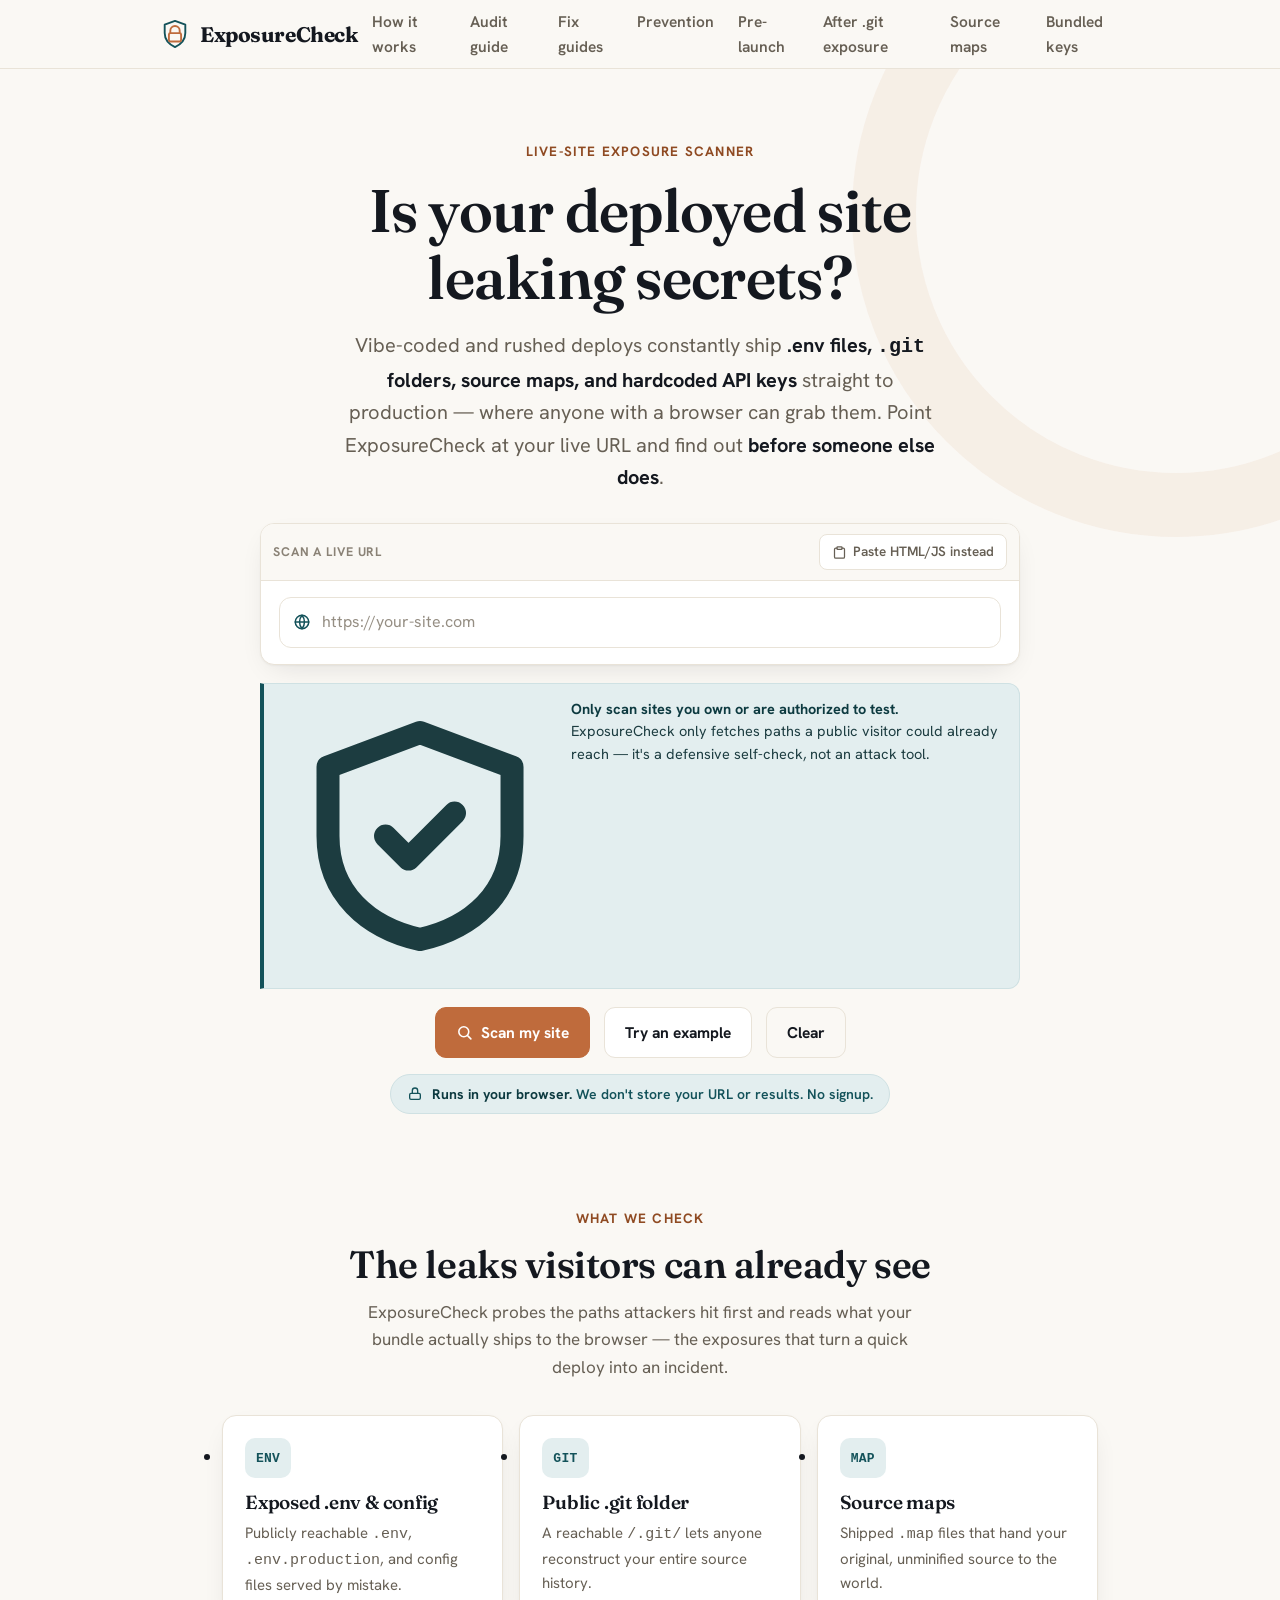
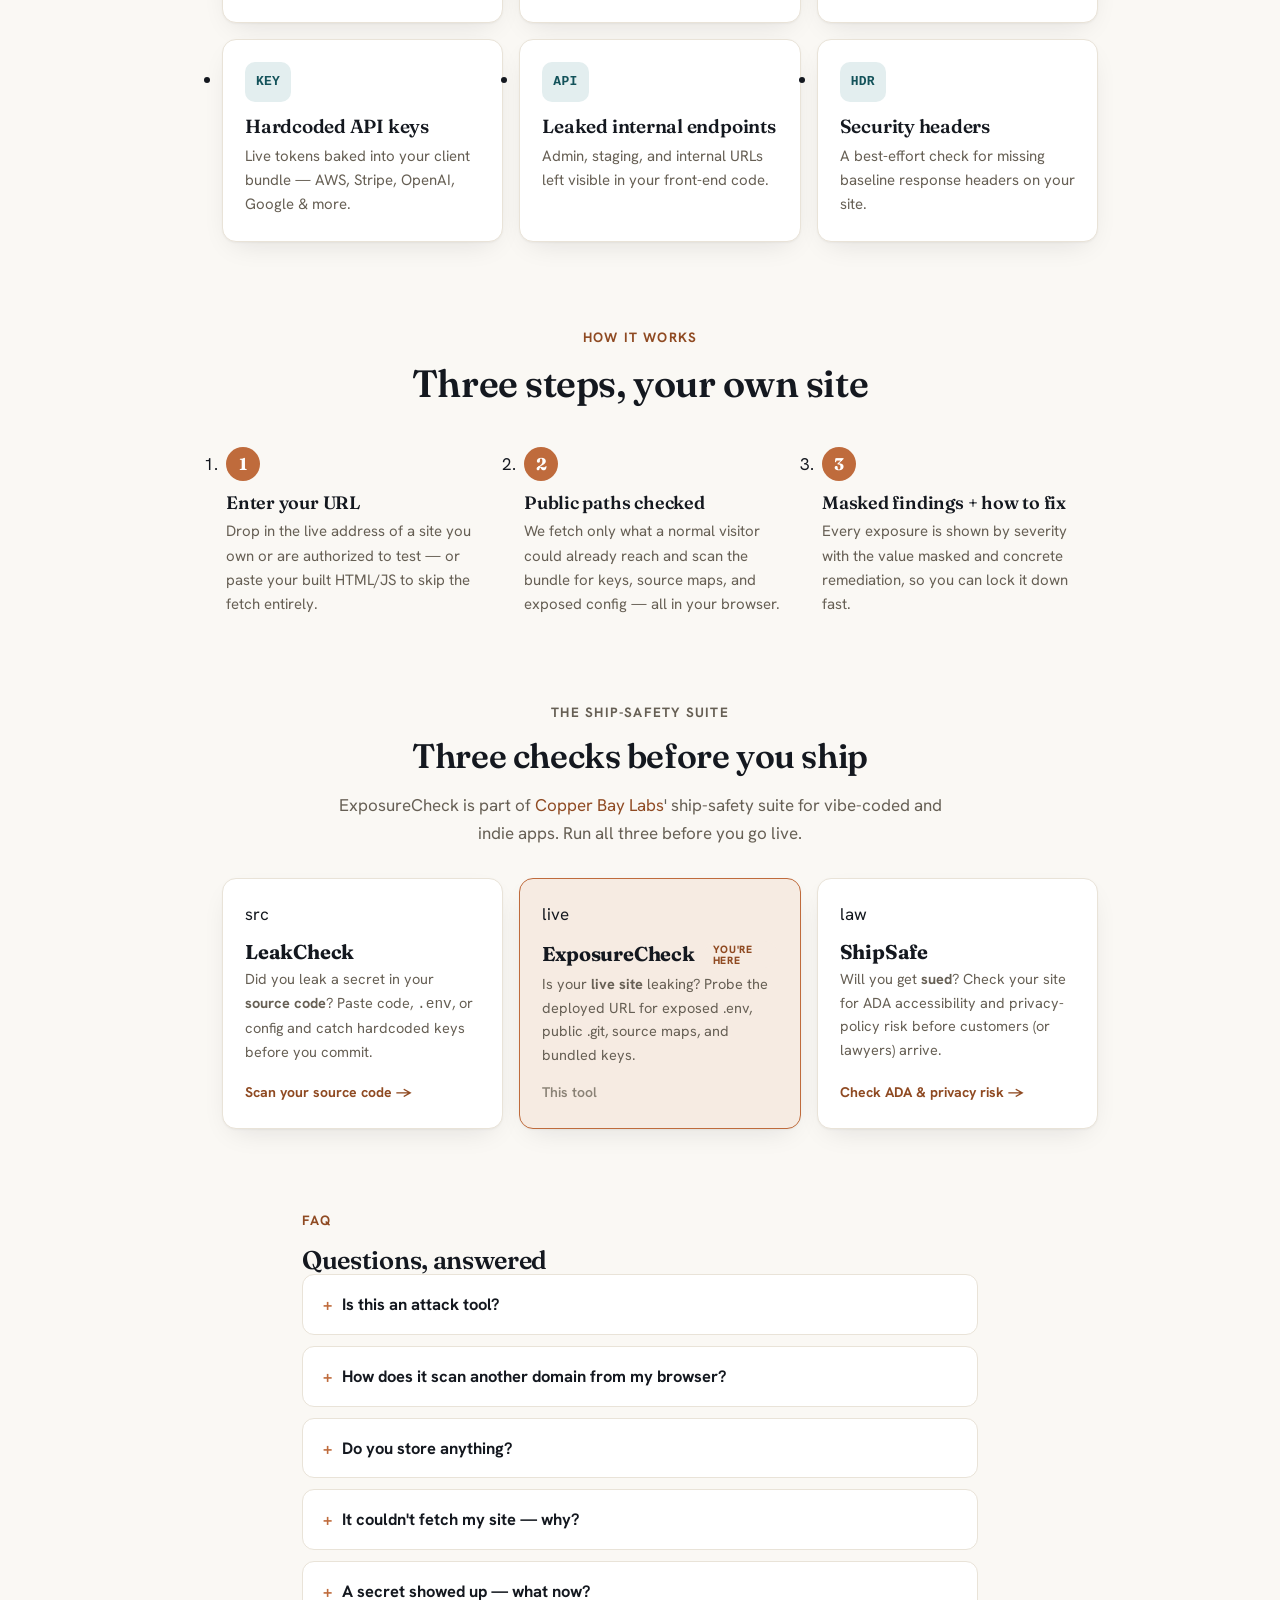
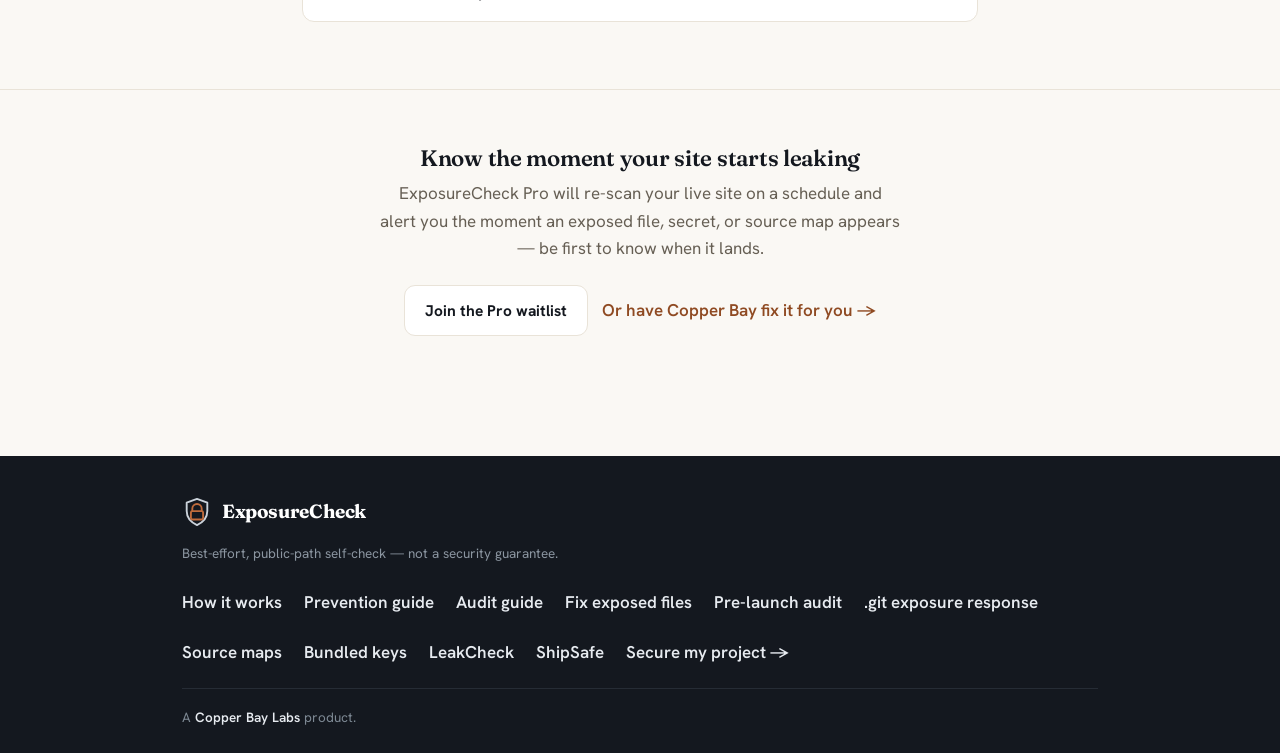
<file: index.html>
<!doctype html>
<html lang="en">
<head>
<meta charset="utf-8">
<meta name="viewport" content="width=device-width, initial-scale=1">
<title>ExposureCheck — is your live site leaking secrets?</title>
<meta name="description" content="Scan your deployed site for exposed .env files, public .git folders, leaked source maps, and hardcoded API keys in your bundle, flagged by severity. A defensive self-check that runs in your browser. Free, no signup.">
<link rel="canonical" href="https://labs.copperbaytech.com/exposurecheck/">
<meta property="og:type" content="website">
<meta property="og:site_name" content="ExposureCheck">
<meta property="og:title" content="ExposureCheck — is your live site leaking secrets?">
<meta property="og:description" content="Scan your deployed site for exposed .env, public .git, source maps, and hardcoded API keys, flagged by severity. A defensive self-check that runs in your browser.">
<meta property="og:url" content="https://labs.copperbaytech.com/exposurecheck/">
<meta property="og:image" content="https://labs.copperbaytech.com/exposurecheck/og-image.png">
<meta property="og:image:width" content="1200">
<meta property="og:image:height" content="630">
<meta name="twitter:card" content="summary_large_image">
<meta name="theme-color" content="#faf8f4">
<link rel="icon" href="favicon.svg" type="image/svg+xml">
<link rel="apple-touch-icon" href="apple-touch-icon.png">
<link rel="preconnect" href="https://fonts.googleapis.com">
<link rel="preconnect" href="https://fonts.gstatic.com" crossorigin>
<link href="https://fonts.googleapis.com/css2?family=Fraunces:opsz,wght@9..144,500;9..144,600;9..144,700&family=Hanken+Grotesk:wght@400;500;600;700&display=swap" rel="stylesheet">
<script type="application/ld+json">
{"@context":"https://schema.org","@type":"WebApplication","name":"ExposureCheck","applicationCategory":"SecurityApplication","operatingSystem":"Web","offers":{"@type":"Offer","price":"0","priceCurrency":"USD"},"description":"Free defensive self-check that scans your deployed site for exposed .env files, public .git folders, leaked source maps, and hardcoded API keys in your bundle.","publisher":{"@type":"Organization","name":"Copper Bay Labs","url":"https://copperbaytech.com"}}
</script>
<link rel="stylesheet" href="styles.css?v=1">
</head>
<body>
<a class="skip" href="#main">Skip to main content</a>

<header class="masthead" role="banner">
  <div class="wrap hdr-bar">
    <a class="brand" href="./" aria-label="ExposureCheck — go to homepage">
      <svg class="mark" viewBox="0 0 64 64" aria-hidden="true">
        <path d="M32 4 54 12v18c0 14-9 24-22 30C19 54 10 44 10 30V12L32 4Z" fill="none" stroke="#13525a" stroke-width="4" stroke-linejoin="round"/>
        <path d="M22 30v-5a10 10 0 0 1 20 0v5" fill="none" stroke="#bf6b3c" stroke-width="4" stroke-linecap="round" stroke-linejoin="round"/>
        <rect x="19" y="30" width="26" height="18" rx="3" fill="none" stroke="#bf6b3c" stroke-width="4"/>
      </svg>
      <span class="wordmark">ExposureCheck</span>
    </a>
    <nav class="nav" aria-label="Primary navigation">
      <a href="about.html">How it works</a>
      <a href="guides/how-to-check-website-exposed-files.html">Audit guide</a>
      <a href="guides/fix-exposed-env-file.html">Fix guides</a>
      <a href="guides/prevent-exposed-files-website.html">Prevention</a>
      <a href="guides/pre-launch-exposed-files-audit.html">Pre-launch</a>
      <a href="guides/git-folder-exposed-remediation.html">After .git exposure</a>
      <a href="guides/source-map-exposure-fix.html">Source maps</a>
      <a href="guides/hardcoded-api-key-javascript-bundle.html">Bundled keys</a>
    </nav>
  </div>
</header>

<main id="main">

  <section class="hero">
    <div class="wrap">
      <p class="eyebrow">Live-site exposure scanner</p>
      <h1>Is your deployed site leaking secrets?</h1>
      <p class="lede">Vibe-coded and rushed deploys constantly ship <strong>.env files, <code>.git</code> folders, source maps, and hardcoded API keys</strong> straight to production — where anyone with a browser can grab them. Point ExposureCheck at your live URL and find out <strong>before someone else does</strong>.</p>

      <form id="scan-form" class="scanner" novalidate>
        <div class="code-tool">
          <div class="code-toolbar">
            <span class="tb-label">Scan a live URL</span>
            <button type="button" id="paste-toggle" class="tb-btn" aria-expanded="false" aria-controls="paste-wrap">
              <svg viewBox="0 0 24 24" fill="none" stroke="currentColor" stroke-width="2" stroke-linecap="round" stroke-linejoin="round" aria-hidden="true"><rect x="8" y="3" width="8" height="4" rx="1"/><path d="M16 5h2a2 2 0 0 1 2 2v12a2 2 0 0 1-2 2H6a2 2 0 0 1-2-2V7a2 2 0 0 1 2-2h2"/></svg>
              Paste HTML/JS instead
            </button>
          </div>

          <div class="url-row">
            <label class="sr-only" for="url">Your live site URL</label>
            <span class="url-prefix" aria-hidden="true">
              <svg viewBox="0 0 24 24" fill="none" stroke="currentColor" stroke-width="2" stroke-linecap="round" stroke-linejoin="round" aria-hidden="true"><circle cx="12" cy="12" r="9"/><path d="M3 12h18M12 3a14 14 0 0 1 0 18M12 3a14 14 0 0 0 0 18"/></svg>
            </span>
            <input id="url" name="url" class="url-input" type="url" inputmode="url" spellcheck="false" autocomplete="off" autocapitalize="off" autocorrect="off" placeholder="https://your-site.com" aria-describedby="trust-line safety-note">
          </div>

          <div id="paste-wrap" class="paste-wrap" hidden>
            <label class="code-label" for="paste">Paste your built HTML/JS instead</label>
            <textarea id="paste" name="paste" class="code-input" spellcheck="false" autocomplete="off" autocapitalize="off" autocorrect="off" wrap="off" placeholder="Paste your built HTML or bundled JS here&hellip; (no URL fetch — scanned locally)"></textarea>
          </div>
        </div>

        <p class="safety-note" id="safety-note">
          <svg viewBox="0 0 24 24" fill="none" stroke="currentColor" stroke-width="2" stroke-linecap="round" stroke-linejoin="round" aria-hidden="true"><path d="M12 3 4 6v6c0 5 3.5 8 8 9 4.5-1 8-4 8-9V6l-8-3Z"/><path d="m9 12 2 2 4-4"/></svg>
          <span><strong>Only scan sites you own or are authorized to test.</strong> ExposureCheck only fetches paths a public visitor could already reach — it's a defensive self-check, not an attack tool.</span>
        </p>

        <div class="scan-actions">
          <button type="submit" id="scan-btn" class="btn primary">
            <svg viewBox="0 0 24 24" fill="none" stroke="currentColor" stroke-width="2.2" stroke-linecap="round" stroke-linejoin="round" aria-hidden="true"><circle cx="11" cy="11" r="7"/><path d="m21 21-4.3-4.3"/></svg>
            Scan my site
          </button>
          <button type="button" id="example-btn" class="btn">Try an example</button>
          <button type="button" id="clear-btn" class="btn ghost">Clear</button>
        </div>

        <p class="trust-badge" id="trust-line">
          <svg viewBox="0 0 24 24" fill="none" stroke="currentColor" stroke-width="2" stroke-linecap="round" stroke-linejoin="round" aria-hidden="true"><rect x="4" y="11" width="16" height="9" rx="2"/><path d="M8 11V7a4 4 0 0 1 8 0v4"/></svg>
          <span><strong>Runs in your browser.</strong> We don't store your URL or results. No signup.</span>
        </p>
      </form>
    </div>
  </section>

  <section id="results" class="results" hidden tabindex="-1" aria-label="Scan results">
    <!-- app.js fills this and injects the "Copy report" #copy-btn into the results head -->
  </section>

  <section class="detect">
    <div class="wrap">
      <p class="eyebrow">What we check</p>
      <h2 class="detect-title">The leaks visitors can already see</h2>
      <p class="detect-sub">ExposureCheck probes the paths attackers hit first and reads what your bundle actually ships to the browser — the exposures that turn a quick deploy into an incident.</p>
      <ul class="detect-grid">
        <li class="feature"><span class="feat-icon" aria-hidden="true">env</span><div><h3>Exposed .env &amp; config</h3><p>Publicly reachable <code>.env</code>, <code>.env.production</code>, and config files served by mistake.</p></div></li>
        <li class="feature"><span class="feat-icon" aria-hidden="true">git</span><div><h3>Public .git folder</h3><p>A reachable <code>/.git/</code> lets anyone reconstruct your entire source history.</p></div></li>
        <li class="feature"><span class="feat-icon" aria-hidden="true">map</span><div><h3>Source maps</h3><p>Shipped <code>.map</code> files that hand your original, unminified source to the world.</p></div></li>
        <li class="feature"><span class="feat-icon" aria-hidden="true">key</span><div><h3>Hardcoded API keys</h3><p>Live tokens baked into your client bundle — AWS, Stripe, OpenAI, Google &amp; more.</p></div></li>
        <li class="feature"><span class="feat-icon" aria-hidden="true">api</span><div><h3>Leaked internal endpoints</h3><p>Admin, staging, and internal URLs left visible in your front-end code.</p></div></li>
        <li class="feature"><span class="feat-icon" aria-hidden="true">hdr</span><div><h3>Security headers</h3><p>A best-effort check for missing baseline response headers on your site.</p></div></li>
      </ul>
    </div>
  </section>

  <section class="steps">
    <div class="wrap">
      <p class="eyebrow">How it works</p>
      <h2 class="steps-title">Three steps, your own site</h2>
      <ol class="step-grid">
        <li class="step">
          <span class="step-num" aria-hidden="true">1</span>
          <h3>Enter your URL</h3>
          <p>Drop in the live address of a site you own or are authorized to test — or paste your built HTML/JS to skip the fetch entirely.</p>
        </li>
        <li class="step">
          <span class="step-num" aria-hidden="true">2</span>
          <h3>Public paths checked</h3>
          <p>We fetch only what a normal visitor could already reach and scan the bundle for keys, source maps, and exposed config — all in your browser.</p>
        </li>
        <li class="step">
          <span class="step-num" aria-hidden="true">3</span>
          <h3>Masked findings + how to fix</h3>
          <p>Every exposure is shown by severity with the value masked and concrete remediation, so you can lock it down fast.</p>
        </li>
      </ol>
    </div>
  </section>

  <section class="suite-band">
    <div class="wrap">
      <div class="section-head">
        <p class="eyebrow">The ship-safety suite</p>
        <h2>Three checks before you ship</h2>
        <p>ExposureCheck is part of <a href="https://copperbaytech.com" target="_blank" rel="noopener noreferrer">Copper Bay Labs</a>' ship-safety suite for vibe-coded and indie apps. Run all three before you go live.</p>
      </div>
      <ul class="suite-grid">
        <li class="suite-card">
          <span class="feat-icon" aria-hidden="true">src</span>
          <h3 class="suite-name">LeakCheck</h3>
          <p>Did you leak a secret in your <strong>source code</strong>? Paste code, <code>.env</code>, or config and catch hardcoded keys before you commit.</p>
          <a class="suite-cta" href="https://labs.copperbaytech.com/leakcheck/" target="_blank" rel="noopener noreferrer">Scan your source code &rarr;</a>
        </li>
        <li class="suite-card is-current" aria-current="page">
          <span class="feat-icon" aria-hidden="true">live</span>
          <h3 class="suite-name">ExposureCheck <span class="pill">You're here</span></h3>
          <p>Is your <strong>live site</strong> leaking? Probe the deployed URL for exposed .env, public .git, source maps, and bundled keys.</p>
          <span class="suite-cta muted">This tool</span>
        </li>
        <li class="suite-card">
          <span class="feat-icon" aria-hidden="true">law</span>
          <h3 class="suite-name">ShipSafe</h3>
          <p>Will you get <strong>sued</strong>? Check your site for ADA accessibility and privacy-policy risk before customers (or lawyers) arrive.</p>
          <a class="suite-cta" href="https://labs.copperbaytech.com/shipsafe/" target="_blank" rel="noopener noreferrer">Check ADA &amp; privacy risk &rarr;</a>
        </li>
      </ul>
    </div>
  </section>

  <section class="faq">
    <div class="wrap narrow">
      <p class="eyebrow">FAQ</p>
      <h2 class="faq-title">Questions, answered</h2>

      <details>
        <summary>Is this an attack tool?</summary>
        <p><strong>No.</strong> ExposureCheck is a defensive self-check for <em>your own</em> site. It only requests paths a public visitor could already reach — the same <code>.env</code>, <code>.git</code>, source-map, and bundle URLs a browser or crawler would hit. It never probes for vulnerabilities, never brute-forces, and never touches anything that isn't already publicly served. Only scan sites you own or are explicitly authorized to test.</p>
      </details>

      <details>
        <summary>How does it scan another domain from my browser?</summary>
        <p>Browsers block one site from fetching another (the same-origin policy), so for URL mode ExposureCheck routes its requests through a <strong>public CORS proxy</strong> that fetches the page and passes the bytes back to your tab for local scanning. That proxy is a third party that can see the URL it fetches, and it can't reach pages behind a login or a private network. If a fetch fails or you'd rather not use a proxy, use <strong>paste mode</strong> — drop in your built HTML/JS and everything stays in your browser with no network call at all.</p>
      </details>

      <details>
        <summary>Do you store anything?</summary>
        <p>No. Nothing is persisted. Your URL, the fetched content, and the results live only in this tab's memory and disappear the moment you close or reload the page. There's no database, no analytics on your content, and no signup. (In URL mode the public CORS proxy briefly handles your URL to fetch it — see the question above.)</p>
      </details>

      <details>
        <summary>It couldn't fetch my site — why?</summary>
        <p>URL mode depends on a public CORS proxy, which has limits: it can be rate-limited or down, it can't reach pages behind authentication or on a private network, and some hosts block proxy traffic. When that happens, switch to <strong>paste mode</strong> — open your deployed page, view source or grab your built bundle, and paste the HTML/JS in. The same detectors run locally with no fetch required.</p>
      </details>

      <details>
        <summary>A secret showed up — what now?</summary>
        <p><strong>Rotate it immediately</strong> in the provider's dashboard so the exposed value stops working. Then remove it from the deploy: pull the literal out of your built output, move it to an environment variable or secret manager, and make sure the file (<code>.env</code>, config, source maps) is in your <code>.gitignore</code> and excluded from your production build. Finally, scrub it from git history with <code>git filter-repo</code> or BFG and force-push — anything that has been public should be treated as already harvested.</p>
        <p><a href="guides/fix-exposed-env-file.html">Full step-by-step fix guide: per-provider credential rotation, server configs for Nginx/Netlify/Vercel, and git history cleanup &rarr;</a></p>
      </details>
    </div>
  </section>

</main>

<section class="upsell" aria-labelledby="upsell-h" style="border-top:1px solid var(--line,#e7e1d8);padding:3.5rem 0;text-align:center">
  <div class="wrap">
    <h2 id="upsell-h" style="margin:0 0 .6rem;font-size:1.4rem">Know the moment your site starts leaking</h2>
    <p style="max-width:52ch;margin:0 auto 1.4rem;color:var(--muted,#6b6359)">ExposureCheck Pro will re-scan your live site on a schedule and alert you the moment an exposed file, secret, or source map appears — be first to know when it lands.</p>
    <div style="display:flex;gap:.85rem;justify-content:center;flex-wrap:wrap;align-items:center">
      <a class="btn" href="mailto:contact@copperbaytech.com?subject=ExposureCheck%20Pro%20waitlist&amp;body=I%27d%20use%20scheduled%20re-scans%20with%20alerts.%20Notify%20me%20at%20launch.">Join the Pro waitlist</a>
      <a href="https://copperbaytech.com" target="_blank" rel="noopener noreferrer" style="font-weight:600">Or have Copper Bay fix it for you <span aria-hidden="true">&rarr;</span></a>
    </div>
  </div>
</section>

<footer class="footer" role="contentinfo">
  <div class="wrap foot">
    <div>
      <a class="brand small" href="./" aria-label="ExposureCheck — homepage">
        <svg class="mark" viewBox="0 0 64 64" aria-hidden="true">
          <path d="M32 4 54 12v18c0 14-9 24-22 30C19 54 10 44 10 30V12L32 4Z" fill="none" stroke="#cbd2da" stroke-width="4" stroke-linejoin="round"/>
          <path d="M22 30v-5a10 10 0 0 1 20 0v5" fill="none" stroke="#bf6b3c" stroke-width="4" stroke-linecap="round" stroke-linejoin="round"/>
          <rect x="19" y="30" width="26" height="18" rx="3" fill="none" stroke="#bf6b3c" stroke-width="4"/>
        </svg>
        <span class="wordmark">ExposureCheck</span>
      </a>
      <p class="fine">Best-effort, public-path self-check — not a security guarantee.</p>
    </div>
    <nav class="foot-nav" aria-label="Footer navigation">
      <a href="about.html">How it works</a>
      <a href="guides/prevent-exposed-files-website.html">Prevention guide</a>
      <a href="guides/how-to-check-website-exposed-files.html">Audit guide</a>
      <a href="guides/fix-exposed-env-file.html">Fix exposed files</a>
      <a href="guides/pre-launch-exposed-files-audit.html">Pre-launch audit</a>
      <a href="guides/git-folder-exposed-remediation.html">.git exposure response</a>
      <a href="guides/source-map-exposure-fix.html">Source maps</a>
      <a href="guides/hardcoded-api-key-javascript-bundle.html">Bundled keys</a>
      <a href="https://labs.copperbaytech.com/leakcheck/" target="_blank" rel="noopener noreferrer">LeakCheck</a>
      <a href="https://labs.copperbaytech.com/shipsafe/" target="_blank" rel="noopener noreferrer">ShipSafe</a>
      <a href="https://copperbaytech.com" target="_blank" rel="noopener noreferrer">Secure my project &rarr;</a>
    </nav>
  </div>
  <div class="wrap">
    <p class="madeby">A <a href="https://copperbaytech.com" target="_blank" rel="noopener noreferrer">Copper Bay Labs</a> product.</p>
  </div>
</footer>

<script src="app.js?v=1"></script>
</body>
</html>
</file>
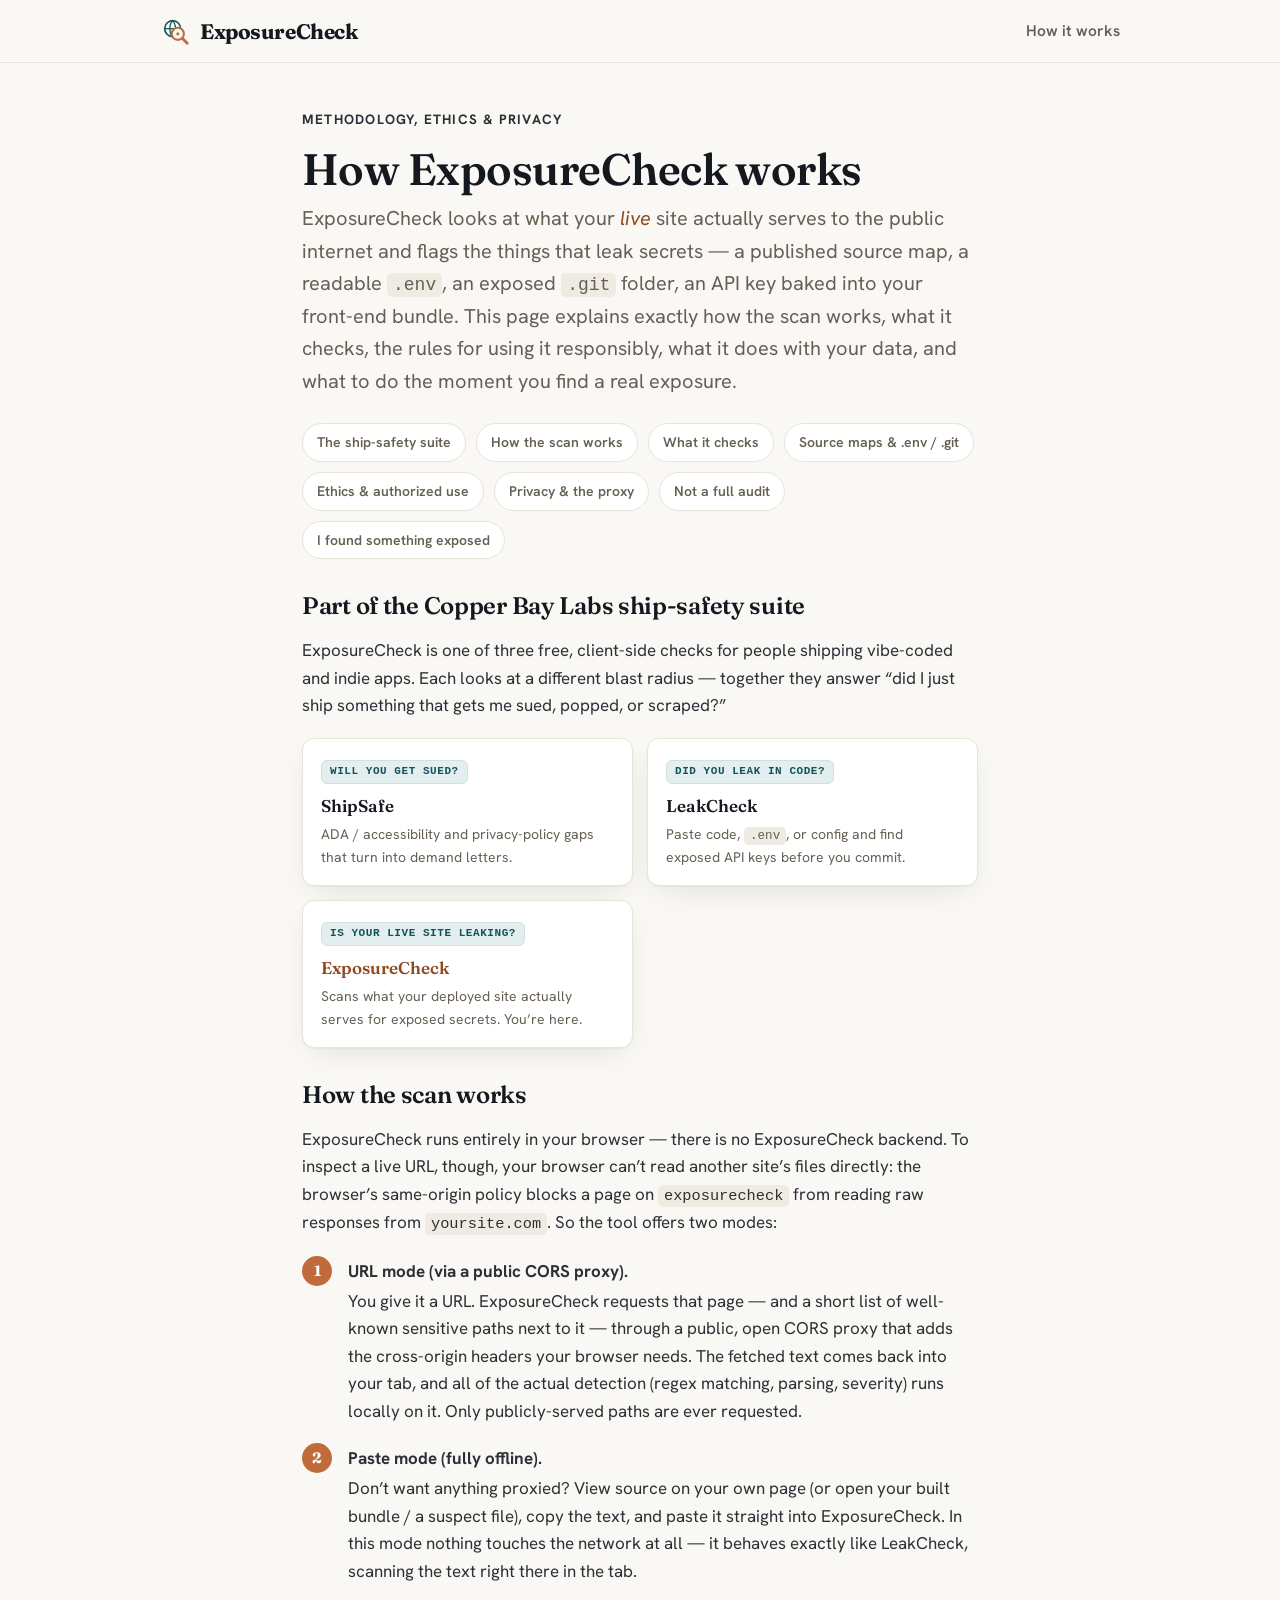
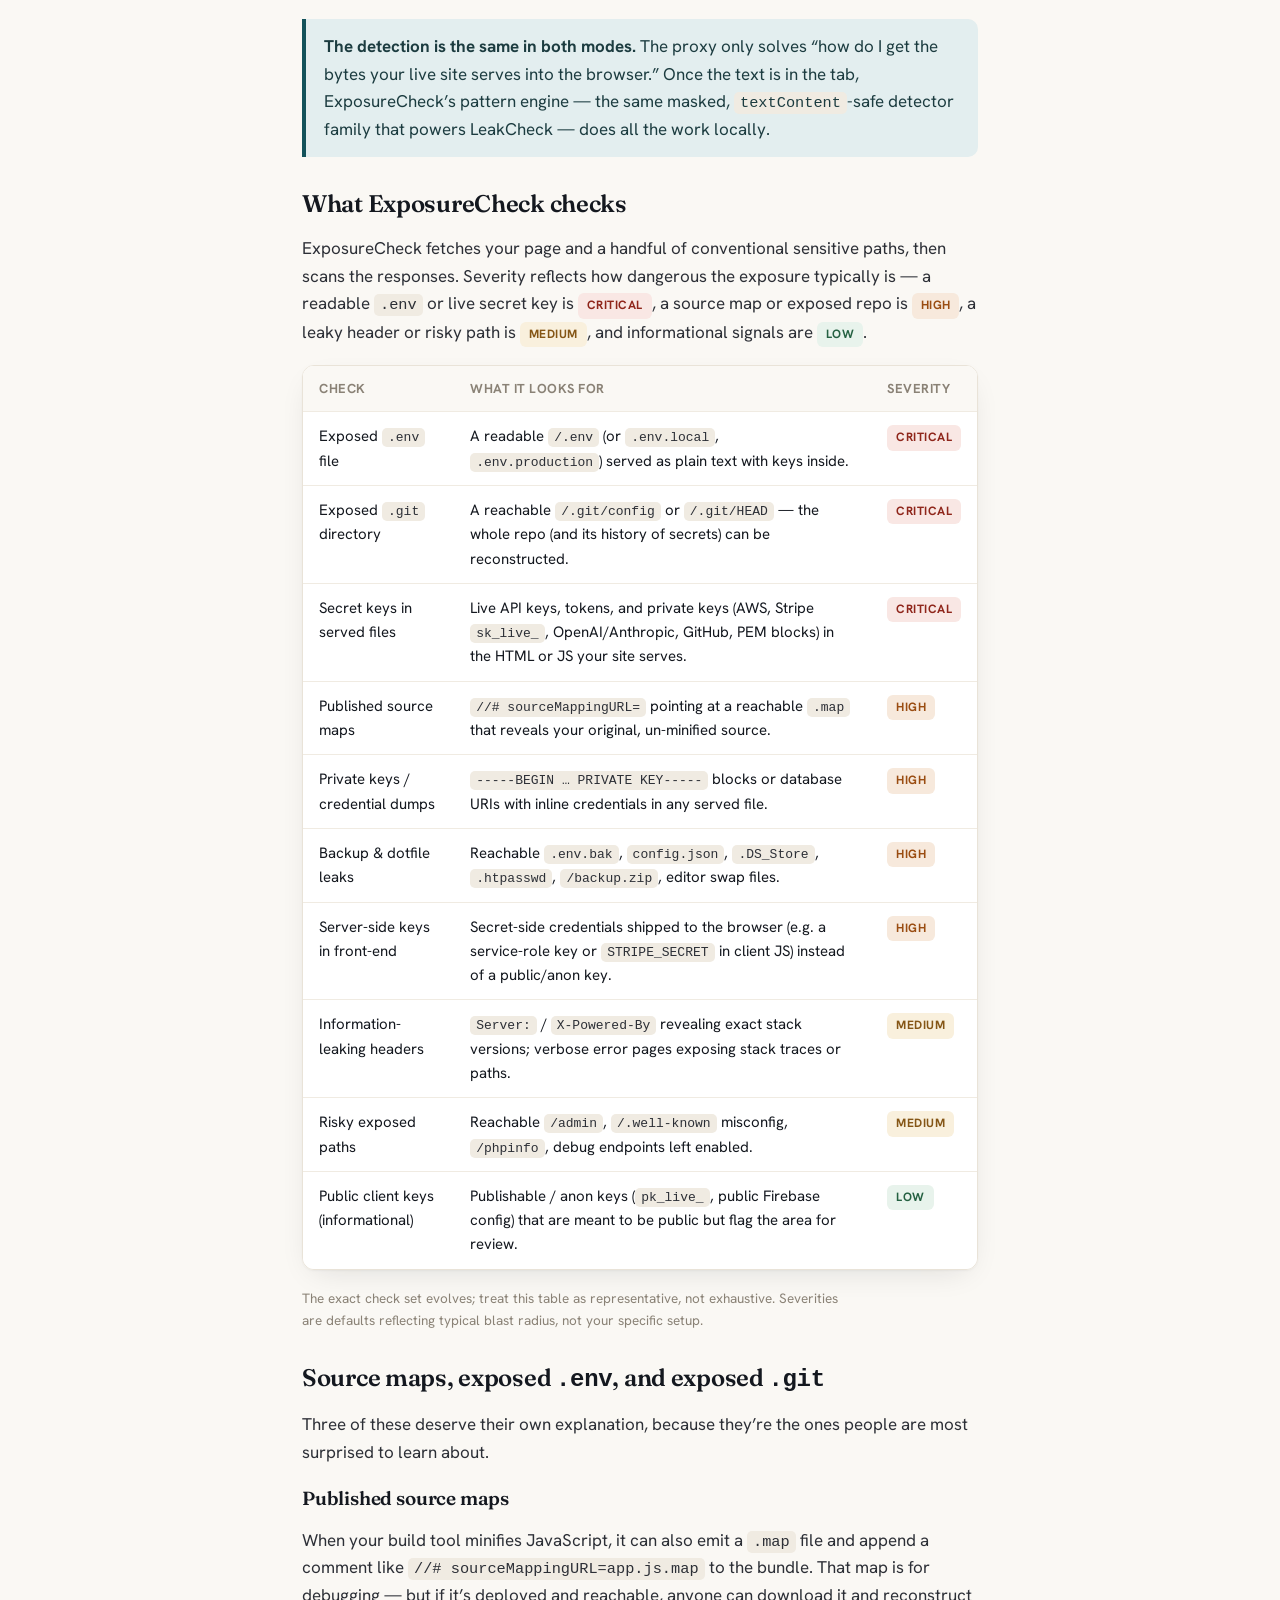
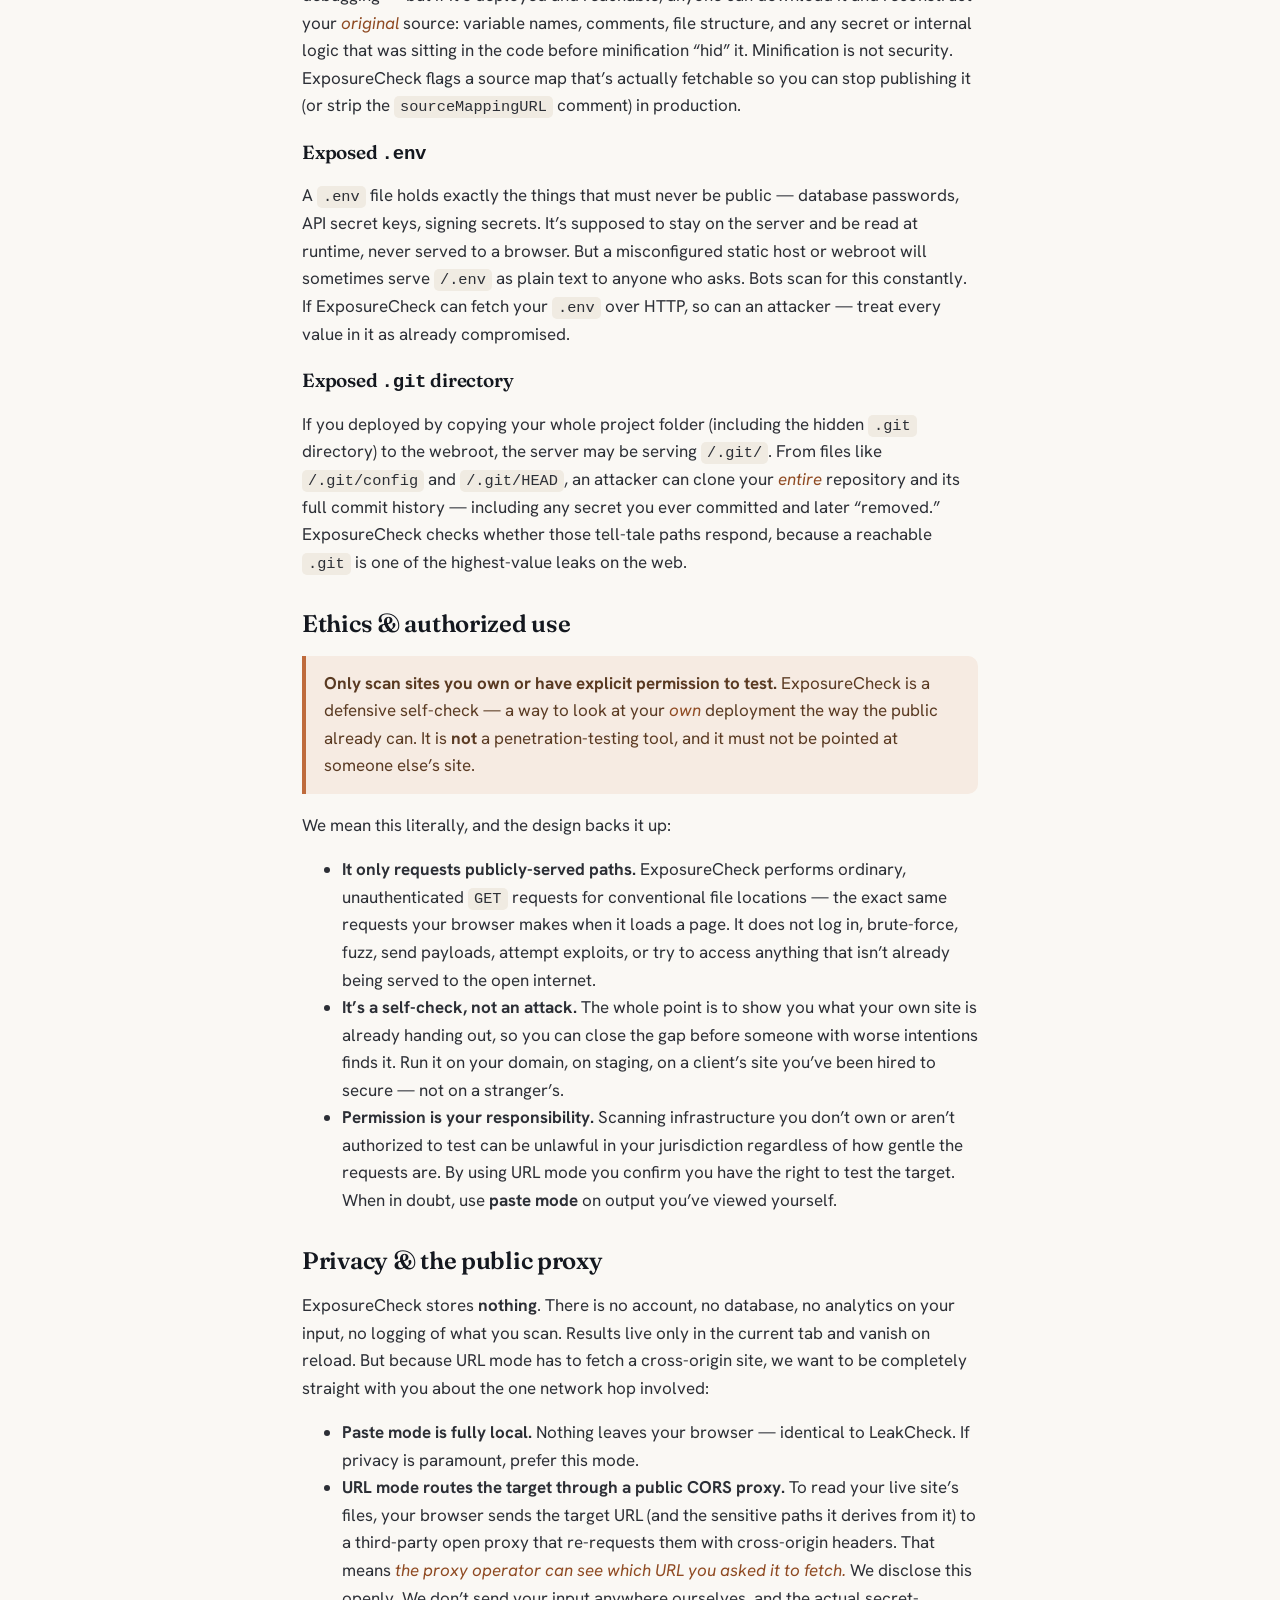
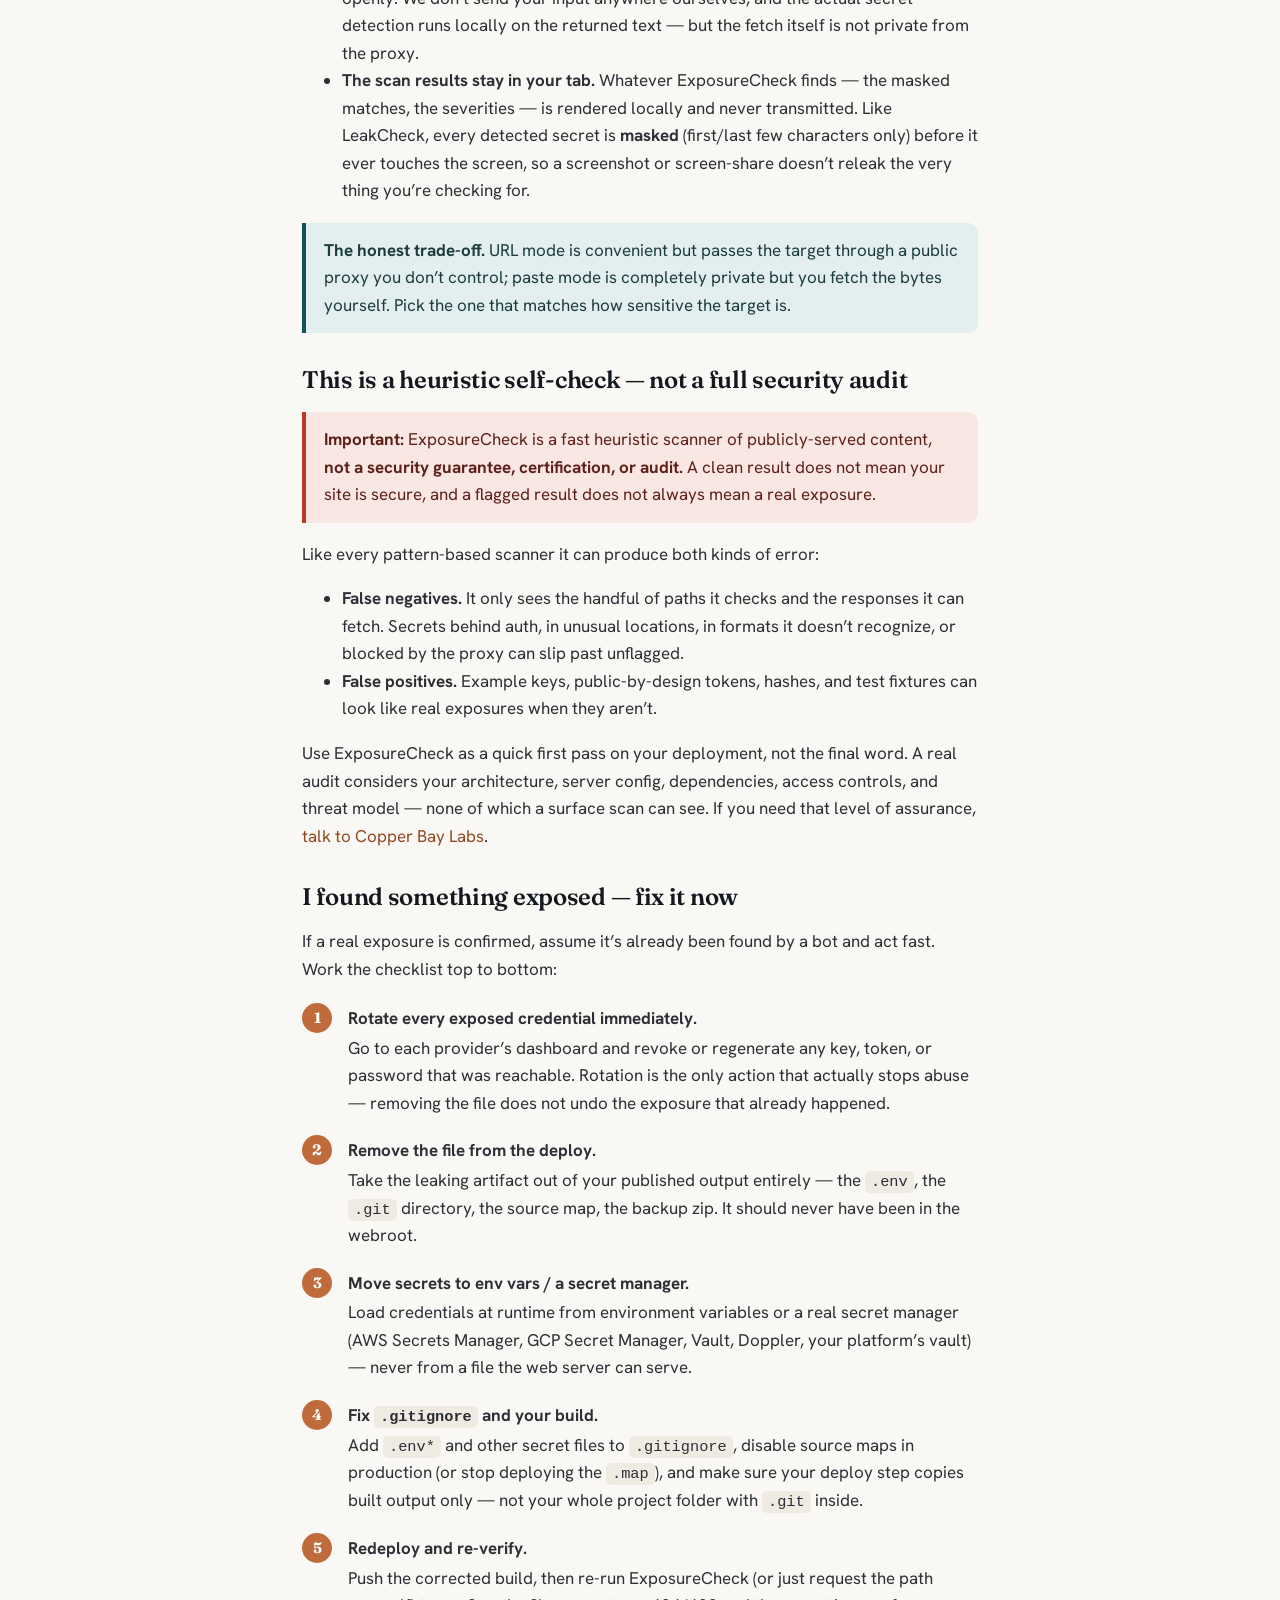
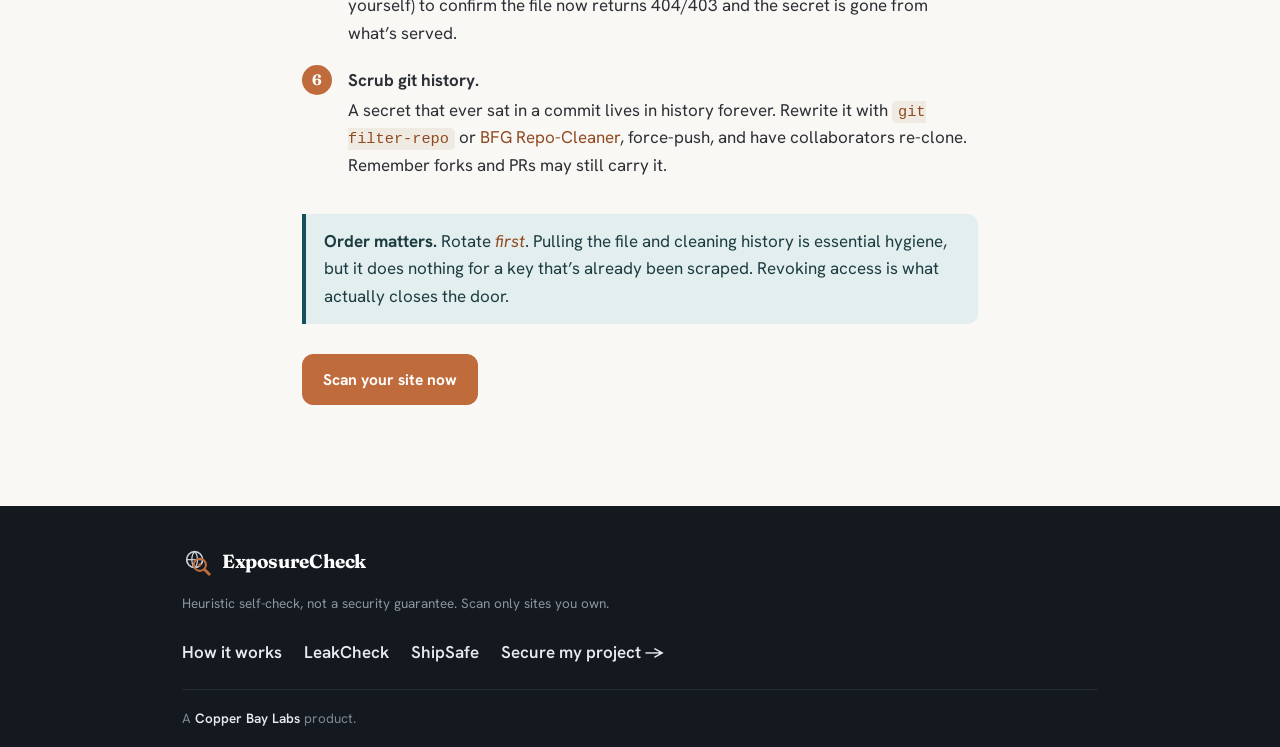
<file: about.html>
<!doctype html>
<html lang="en">
<head>
<meta charset="utf-8">
<meta name="viewport" content="width=device-width, initial-scale=1">
<title>How ExposureCheck works — methodology, ethics & privacy</title>
<meta name="description" content="How ExposureCheck scans a live site for exposed secrets: source maps, leaked .env / .git, inline API keys and tokens. How the public-proxy fetch works, the authorized-use ethics rules, the privacy stance, and what to do if you find something exposed.">
<link rel="canonical" href="https://labs.copperbaytech.com/exposurecheck/about.html">
<meta property="og:type" content="article">
<meta property="og:site_name" content="ExposureCheck">
<meta property="og:title" content="How ExposureCheck works — methodology, ethics & privacy">
<meta property="og:description" content="How ExposureCheck checks a live site for exposed secrets — source maps, leaked .env/.git, inline keys — via a public proxy or paste. Authorized-use only. Plus: how to fix what you find.">
<meta property="og:url" content="https://labs.copperbaytech.com/exposurecheck/about.html">
<meta property="og:image" content="https://labs.copperbaytech.com/exposurecheck/og-image.png">
<meta property="og:image:width" content="1200">
<meta property="og:image:height" content="630">
<meta name="twitter:card" content="summary_large_image">
<meta name="theme-color" content="#faf8f4">
<link rel="icon" href="favicon.svg" type="image/svg+xml">
<link rel="apple-touch-icon" href="apple-touch-icon.png">
<link rel="preconnect" href="https://fonts.googleapis.com">
<link rel="preconnect" href="https://fonts.gstatic.com" crossorigin>
<link href="https://fonts.googleapis.com/css2?family=Fraunces:opsz,wght@9..144,500;9..144,600;9..144,700&family=Hanken+Grotesk:wght@400;500;600;700&display=swap" rel="stylesheet">
<script type="application/ld+json">
{"@context":"https://schema.org","@type":"TechArticle","headline":"How ExposureCheck works — methodology, ethics & privacy","description":"How ExposureCheck scans a live site for exposed secrets — source maps, leaked .env/.git, inline keys and tokens — how the public-proxy fetch and paste fallback work, its authorized-use ethics rules, the privacy stance, and what to do if you find something exposed.","author":{"@type":"Organization","name":"Copper Bay Labs","url":"https://copperbaytech.com"},"publisher":{"@type":"Organization","name":"Copper Bay Labs","url":"https://copperbaytech.com"},"mainEntityOfPage":"https://labs.copperbaytech.com/exposurecheck/about.html"}
</script>
<link rel="stylesheet" href="styles.css?v=1">
<style>
  /* about-page extras, built on the base tokens */
  .doc .lede{font-size:clamp(17px,2.3vw,20px);color:var(--muted)}
  .doc h2{scroll-margin-top:80px}
  .doc h3{font-family:"Fraunces",Georgia,serif;font-weight:600;font-size:19px;margin:22px 0 6px;letter-spacing:-.01em}
  .toc{display:flex;flex-wrap:wrap;gap:10px;margin:22px 0 6px;padding:0;list-style:none}
  .toc a{display:inline-block;background:var(--surface);border:1px solid var(--line);border-radius:999px;padding:7px 14px;font-size:14px;font-weight:600;color:var(--muted)}
  .toc a:hover{border-color:var(--bay);color:var(--ink);text-decoration:none}

  /* checks table */
  .tbl-wrap{overflow-x:auto;margin:18px 0;border:1px solid var(--line);border-radius:12px;box-shadow:var(--shadow)}
  table.detect{width:100%;border-collapse:collapse;background:var(--surface);font-size:15px;min-width:620px}
  table.detect th,table.detect td{text-align:left;padding:12px 16px;border-bottom:1px solid var(--line-2);vertical-align:top}
  table.detect thead th{font-family:"Hanken Grotesk",sans-serif;font-weight:700;font-size:13px;letter-spacing:.04em;text-transform:uppercase;color:var(--muted-2);background:var(--paper)}
  table.detect tbody tr:last-child td{border-bottom:none}
  table.detect code{font-family:ui-monospace,"SFMono-Regular",Menlo,Consolas,monospace;font-size:13px;background:var(--line-2);padding:2px 6px;border-radius:5px;color:#2c2f36;white-space:nowrap}
  .sev{display:inline-block;font-weight:700;font-size:12px;letter-spacing:.04em;text-transform:uppercase;padding:3px 9px;border-radius:6px;white-space:nowrap}
  .sev.crit{background:var(--fail-bg);color:#8f261b}
  .sev.high{background:var(--high-bg);color:#9a4d12}
  .sev.med{background:var(--warn-bg);color:#855616}
  .sev.low{background:var(--pass-bg);color:#256142}

  .callout.warn-callout{background:var(--fail-bg);border-left-color:var(--fail);color:#5e2019}
  .callout.ethics-callout{background:var(--copper-tint);border-left-color:var(--copper);color:#5a3a22}
  .steps{margin:18px 0;padding-left:0;list-style:none;counter-reset:step}
  .steps>li{position:relative;padding:4px 0 16px 46px;counter-increment:step}
  .steps>li::before{content:counter(step);position:absolute;left:0;top:2px;width:30px;height:30px;border-radius:50%;background:var(--copper);color:#fff;font-weight:700;font-size:15px;display:flex;align-items:center;justify-content:center;font-family:"Fraunces",serif}
  .steps>li strong{display:block;margin-bottom:2px}
  .doc code.inline{font-family:ui-monospace,Menlo,Consolas,monospace;font-size:.9em;background:var(--line-2);padding:2px 6px;border-radius:5px}
  .roadmap-note{background:var(--copper-tint);border-radius:12px;padding:16px 20px;margin:22px 0;border:1px solid #efd9c6}
  .roadmap-note strong{color:var(--copper-deep)}

  /* sibling-suite cross-link cards */
  .suite{display:grid;grid-template-columns:repeat(auto-fit,minmax(220px,1fr));gap:14px;margin:18px 0 6px}
  .suite a{display:block;background:var(--surface);border:1px solid var(--line);border-radius:12px;padding:16px 18px;box-shadow:var(--shadow);transition:box-shadow var(--transition-fast),transform var(--transition-fast),border-color var(--transition-fast)}
  .suite a:hover{text-decoration:none;box-shadow:var(--shadow-lift);transform:translateY(-2px);border-color:var(--line-2)}
  .suite .s-name{font-family:"Fraunces",serif;font-weight:600;font-size:17px;color:var(--ink);margin:0 0 4px}
  .suite .s-name.here{color:var(--copper-deep)}
  .suite p{color:var(--muted);font-size:14px;margin:0}
  .suite .s-tag{display:inline-block;margin-bottom:8px;font-family:var(--mono);font-size:11px;font-weight:700;letter-spacing:.05em;text-transform:uppercase;color:var(--bay);background:var(--bay-tint);border:1px solid #cfe1e3;border-radius:6px;padding:2px 8px}
</style>
</head>
<body>
<a class="skip" href="#main">Skip to main content</a>

<header class="masthead" role="banner">
  <div class="wrap hdr-bar">
    <a class="brand" href="./" aria-label="ExposureCheck — go to homepage">
      <svg class="mark" viewBox="0 0 64 64" aria-hidden="true">
        <circle cx="27" cy="27" r="17" fill="none" stroke="#13525a" stroke-width="3.5"/>
        <path d="M10 27h34" fill="none" stroke="#13525a" stroke-width="2.6"/>
        <path d="M27 10c8 7 8 27 0 34c-8-7-8-27 0-34Z" fill="none" stroke="#13525a" stroke-width="2.6"/>
        <circle cx="38" cy="38" r="13" fill="#faf8f4" stroke="#bf6b3c" stroke-width="4.5"/>
        <circle cx="38" cy="38" r="3.4" fill="#bf6b3c"/>
        <line x1="47.6" y1="47.6" x2="58" y2="58" stroke="#bf6b3c" stroke-width="6" stroke-linecap="round"/>
      </svg>
      <span class="wordmark">ExposureCheck</span>
    </a>
    <nav class="nav" aria-label="Primary navigation">
      <a href="about.html" aria-current="page">How it works</a>
    </nav>
  </div>
</header>

<main id="main">
<article class="doc">
  <div class="wrap narrow">
    <p class="eyebrow" style="text-align:left">Methodology, ethics &amp; privacy</p>
    <h1>How ExposureCheck works</h1>
    <p class="lede">ExposureCheck looks at what your <em>live</em> site actually serves to the public internet and flags the things that leak secrets — a published source map, a readable <code class="inline">.env</code>, an exposed <code class="inline">.git</code> folder, an API key baked into your front-end bundle. This page explains exactly how the scan works, what it checks, the rules for using it responsibly, what it does with your data, and what to do the moment you find a real exposure.</p>

    <ul class="toc" aria-label="On this page">
      <li><a href="#suite">The ship-safety suite</a></li>
      <li><a href="#how">How the scan works</a></li>
      <li><a href="#checks">What it checks</a></li>
      <li><a href="#sourcemaps">Source maps &amp; .env / .git</a></li>
      <li><a href="#ethics">Ethics &amp; authorized use</a></li>
      <li><a href="#privacy">Privacy &amp; the proxy</a></li>
      <li><a href="#disclaimer">Not a full audit</a></li>
      <li><a href="#fix">I found something exposed</a></li>
    </ul>

    <h2 id="suite">Part of the Copper Bay Labs ship-safety suite</h2>
    <p>ExposureCheck is one of three free, client-side checks for people shipping vibe-coded and indie apps. Each looks at a different blast radius — together they answer “did I just ship something that gets me sued, popped, or scraped?”</p>
    <div class="suite">
      <a href="https://labs.copperbaytech.com/shipsafe/" target="_blank" rel="noopener noreferrer">
        <span class="s-tag">Will you get sued?</span>
        <p class="s-name">ShipSafe</p>
        <p>ADA / accessibility and privacy-policy gaps that turn into demand letters.</p>
      </a>
      <a href="https://labs.copperbaytech.com/leakcheck/" target="_blank" rel="noopener noreferrer">
        <span class="s-tag">Did you leak in code?</span>
        <p class="s-name">LeakCheck</p>
        <p>Paste code, <code class="inline">.env</code>, or config and find exposed API keys before you commit.</p>
      </a>
      <a href="./" aria-current="page">
        <span class="s-tag">Is your live site leaking?</span>
        <p class="s-name here">ExposureCheck</p>
        <p>Scans what your deployed site actually serves for exposed secrets. You’re here.</p>
      </a>
    </div>

    <h2 id="how">How the scan works</h2>
    <p>ExposureCheck runs entirely in your browser — there is no ExposureCheck backend. To inspect a live URL, though, your browser can’t read another site’s files directly: the browser’s same-origin policy blocks a page on <code class="inline">exposurecheck</code> from reading raw responses from <code class="inline">yoursite.com</code>. So the tool offers two modes:</p>
    <ol class="steps">
      <li><strong>URL mode (via a public CORS proxy).</strong> You give it a URL. ExposureCheck requests that page — and a short list of well-known sensitive paths next to it — through a public, open CORS proxy that adds the cross-origin headers your browser needs. The fetched text comes back into your tab, and all of the actual detection (regex matching, parsing, severity) runs locally on it. Only publicly-served paths are ever requested.</li>
      <li><strong>Paste mode (fully offline).</strong> Don’t want anything proxied? View source on your own page (or open your built bundle / a suspect file), copy the text, and paste it straight into ExposureCheck. In this mode nothing touches the network at all — it behaves exactly like LeakCheck, scanning the text right there in the tab.</li>
    </ol>
    <div class="callout">
      <strong>The detection is the same in both modes.</strong> The proxy only solves “how do I get the bytes your live site serves into the browser.” Once the text is in the tab, ExposureCheck’s pattern engine — the same masked, <code class="inline">textContent</code>-safe detector family that powers LeakCheck — does all the work locally.
    </div>

    <h2 id="checks">What ExposureCheck checks</h2>
    <p>ExposureCheck fetches your page and a handful of conventional sensitive paths, then scans the responses. Severity reflects how dangerous the exposure typically is — a readable <code class="inline">.env</code> or live secret key is <span class="sev crit">Critical</span>, a source map or exposed repo is <span class="sev high">High</span>, a leaky header or risky path is <span class="sev med">Medium</span>, and informational signals are <span class="sev low">Low</span>.</p>
    <div class="tbl-wrap">
      <table class="detect">
        <thead>
          <tr><th scope="col">Check</th><th scope="col">What it looks for</th><th scope="col">Severity</th></tr>
        </thead>
        <tbody>
          <tr><td>Exposed <code>.env</code> file</td><td>A readable <code>/.env</code> (or <code>.env.local</code>, <code>.env.production</code>) served as plain text with keys inside.</td><td><span class="sev crit">Critical</span></td></tr>
          <tr><td>Exposed <code>.git</code> directory</td><td>A reachable <code>/.git/config</code> or <code>/.git/HEAD</code> — the whole repo (and its history of secrets) can be reconstructed.</td><td><span class="sev crit">Critical</span></td></tr>
          <tr><td>Secret keys in served files</td><td>Live API keys, tokens, and private keys (AWS, Stripe <code>sk_live_</code>, OpenAI/Anthropic, GitHub, PEM blocks) in the HTML or JS your site serves.</td><td><span class="sev crit">Critical</span></td></tr>
          <tr><td>Published source maps</td><td><code>//# sourceMappingURL=</code> pointing at a reachable <code>.map</code> that reveals your original, un-minified source.</td><td><span class="sev high">High</span></td></tr>
          <tr><td>Private keys / credential dumps</td><td><code>-----BEGIN … PRIVATE KEY-----</code> blocks or database URIs with inline credentials in any served file.</td><td><span class="sev high">High</span></td></tr>
          <tr><td>Backup &amp; dotfile leaks</td><td>Reachable <code>.env.bak</code>, <code>config.json</code>, <code>.DS_Store</code>, <code>.htpasswd</code>, <code>/backup.zip</code>, editor swap files.</td><td><span class="sev high">High</span></td></tr>
          <tr><td>Server-side keys in front-end</td><td>Secret-side credentials shipped to the browser (e.g. a service-role key or <code>STRIPE_SECRET</code> in client JS) instead of a public/anon key.</td><td><span class="sev high">High</span></td></tr>
          <tr><td>Information-leaking headers</td><td><code>Server:</code> / <code>X-Powered-By</code> revealing exact stack versions; verbose error pages exposing stack traces or paths.</td><td><span class="sev med">Medium</span></td></tr>
          <tr><td>Risky exposed paths</td><td>Reachable <code>/admin</code>, <code>/.well-known</code> misconfig, <code>/phpinfo</code>, debug endpoints left enabled.</td><td><span class="sev med">Medium</span></td></tr>
          <tr><td>Public client keys (informational)</td><td>Publishable / anon keys (<code>pk_live_</code>, public Firebase config) that are meant to be public but flag the area for review.</td><td><span class="sev low">Low</span></td></tr>
        </tbody>
      </table>
    </div>
    <p class="fine" style="color:var(--muted-2)">The exact check set evolves; treat this table as representative, not exhaustive. Severities are defaults reflecting typical blast radius, not your specific setup.</p>

    <h2 id="sourcemaps">Source maps, exposed <code>.env</code>, and exposed <code>.git</code></h2>
    <p>Three of these deserve their own explanation, because they’re the ones people are most surprised to learn about.</p>

    <h3>Published source maps</h3>
    <p>When your build tool minifies JavaScript, it can also emit a <code class="inline">.map</code> file and append a comment like <code class="inline">//# sourceMappingURL=app.js.map</code> to the bundle. That map is for debugging — but if it’s deployed and reachable, anyone can download it and reconstruct your <em>original</em> source: variable names, comments, file structure, and any secret or internal logic that was sitting in the code before minification “hid” it. Minification is not security. ExposureCheck flags a source map that’s actually fetchable so you can stop publishing it (or strip the <code class="inline">sourceMappingURL</code> comment) in production.</p>

    <h3>Exposed <code>.env</code></h3>
    <p>A <code class="inline">.env</code> file holds exactly the things that must never be public — database passwords, API secret keys, signing secrets. It’s supposed to stay on the server and be read at runtime, never served to a browser. But a misconfigured static host or webroot will sometimes serve <code class="inline">/.env</code> as plain text to anyone who asks. Bots scan for this constantly. If ExposureCheck can fetch your <code class="inline">.env</code> over HTTP, so can an attacker — treat every value in it as already compromised.</p>

    <h3>Exposed <code>.git</code> directory</h3>
    <p>If you deployed by copying your whole project folder (including the hidden <code class="inline">.git</code> directory) to the webroot, the server may be serving <code class="inline">/.git/</code>. From files like <code class="inline">/.git/config</code> and <code class="inline">/.git/HEAD</code>, an attacker can clone your <em>entire</em> repository and its full commit history — including any secret you ever committed and later “removed.” ExposureCheck checks whether those tell-tale paths respond, because a reachable <code class="inline">.git</code> is one of the highest-value leaks on the web.</p>

    <h2 id="ethics">Ethics &amp; authorized use</h2>
    <div class="callout ethics-callout">
      <strong>Only scan sites you own or have explicit permission to test.</strong> ExposureCheck is a defensive self-check — a way to look at your <em>own</em> deployment the way the public already can. It is <strong>not</strong> a penetration-testing tool, and it must not be pointed at someone else’s site.
    </div>
    <p>We mean this literally, and the design backs it up:</p>
    <ul>
      <li><strong>It only requests publicly-served paths.</strong> ExposureCheck performs ordinary, unauthenticated <code class="inline">GET</code> requests for conventional file locations — the exact same requests your browser makes when it loads a page. It does not log in, brute-force, fuzz, send payloads, attempt exploits, or try to access anything that isn’t already being served to the open internet.</li>
      <li><strong>It’s a self-check, not an attack.</strong> The whole point is to show you what your own site is already handing out, so you can close the gap before someone with worse intentions finds it. Run it on your domain, on staging, on a client’s site you’ve been hired to secure — not on a stranger’s.</li>
      <li><strong>Permission is your responsibility.</strong> Scanning infrastructure you don’t own or aren’t authorized to test can be unlawful in your jurisdiction regardless of how gentle the requests are. By using URL mode you confirm you have the right to test the target. When in doubt, use <strong>paste mode</strong> on output you’ve viewed yourself.</li>
    </ul>

    <h2 id="privacy">Privacy &amp; the public proxy</h2>
    <p>ExposureCheck stores <strong>nothing</strong>. There is no account, no database, no analytics on your input, no logging of what you scan. Results live only in the current tab and vanish on reload. But because URL mode has to fetch a cross-origin site, we want to be completely straight with you about the one network hop involved:</p>
    <ul>
      <li><strong>Paste mode is fully local.</strong> Nothing leaves your browser — identical to LeakCheck. If privacy is paramount, prefer this mode.</li>
      <li><strong>URL mode routes the target through a public CORS proxy.</strong> To read your live site’s files, your browser sends the target URL (and the sensitive paths it derives from it) to a third-party open proxy that re-requests them with cross-origin headers. That means <em>the proxy operator can see which URL you asked it to fetch.</em> We disclose this openly. We don’t send your input anywhere ourselves, and the actual secret-detection runs locally on the returned text — but the fetch itself is not private from the proxy.</li>
      <li><strong>The scan results stay in your tab.</strong> Whatever ExposureCheck finds — the masked matches, the severities — is rendered locally and never transmitted. Like LeakCheck, every detected secret is <strong>masked</strong> (first/last few characters only) before it ever touches the screen, so a screenshot or screen-share doesn’t releak the very thing you’re checking for.</li>
    </ul>
    <div class="callout">
      <strong>The honest trade-off.</strong> URL mode is convenient but passes the target through a public proxy you don’t control; paste mode is completely private but you fetch the bytes yourself. Pick the one that matches how sensitive the target is.
    </div>

    <h2 id="disclaimer">This is a heuristic self-check — not a full security audit</h2>
    <div class="callout warn-callout">
      <strong>Important:</strong> ExposureCheck is a fast heuristic scanner of publicly-served content, <strong>not a security guarantee, certification, or audit.</strong> A clean result does not mean your site is secure, and a flagged result does not always mean a real exposure.
    </div>
    <p>Like every pattern-based scanner it can produce both kinds of error:</p>
    <ul>
      <li><strong>False negatives.</strong> It only sees the handful of paths it checks and the responses it can fetch. Secrets behind auth, in unusual locations, in formats it doesn’t recognize, or blocked by the proxy can slip past unflagged.</li>
      <li><strong>False positives.</strong> Example keys, public-by-design tokens, hashes, and test fixtures can look like real exposures when they aren’t.</li>
    </ul>
    <p>Use ExposureCheck as a quick first pass on your deployment, not the final word. A real audit considers your architecture, server config, dependencies, access controls, and threat model — none of which a surface scan can see. If you need that level of assurance, <a href="https://copperbaytech.com" target="_blank" rel="noopener noreferrer">talk to Copper Bay Labs</a>.</p>

    <h2 id="fix">I found something exposed — fix it now</h2>
    <p>If a real exposure is confirmed, assume it’s already been found by a bot and act fast. Work the checklist top to bottom:</p>
    <ol class="steps">
      <li><strong>Rotate every exposed credential immediately.</strong> Go to each provider’s dashboard and revoke or regenerate any key, token, or password that was reachable. Rotation is the only action that actually stops abuse — removing the file does not undo the exposure that already happened.</li>
      <li><strong>Remove the file from the deploy.</strong> Take the leaking artifact out of your published output entirely — the <code class="inline">.env</code>, the <code class="inline">.git</code> directory, the source map, the backup zip. It should never have been in the webroot.</li>
      <li><strong>Move secrets to env vars / a secret manager.</strong> Load credentials at runtime from environment variables or a real secret manager (AWS Secrets Manager, GCP Secret Manager, Vault, Doppler, your platform’s vault) — never from a file the web server can serve.</li>
      <li><strong>Fix <code class="inline">.gitignore</code> and your build.</strong> Add <code class="inline">.env*</code> and other secret files to <code class="inline">.gitignore</code>, disable source maps in production (or stop deploying the <code class="inline">.map</code>), and make sure your deploy step copies built output only — not your whole project folder with <code class="inline">.git</code> inside.</li>
      <li><strong>Redeploy and re-verify.</strong> Push the corrected build, then re-run ExposureCheck (or just request the path yourself) to confirm the file now returns 404/403 and the secret is gone from what’s served.</li>
      <li><strong>Scrub git history.</strong> A secret that ever sat in a commit lives in history forever. Rewrite it with <a href="https://github.com/newren/git-filter-repo" target="_blank" rel="noopener noreferrer"><code class="inline">git filter-repo</code></a> or <a href="https://rtyley.github.io/bfg-repo-cleaner/" target="_blank" rel="noopener noreferrer">BFG Repo-Cleaner</a>, force-push, and have collaborators re-clone. Remember forks and PRs may still carry it.</li>
    </ol>
    <div class="callout">
      <strong>Order matters.</strong> Rotate <em>first</em>. Pulling the file and cleaning history is essential hygiene, but it does nothing for a key that’s already been scraped. Revoking access is what actually closes the door.
    </div>

    <p style="margin-top:30px"><a class="btn primary" href="./">Scan your site now</a></p>
  </div>
</article>
</main>

<footer class="footer" role="contentinfo">
  <div class="wrap foot">
    <div>
      <a class="brand small" href="./" aria-label="ExposureCheck — homepage">
        <svg class="mark" viewBox="0 0 64 64" aria-hidden="true">
          <circle cx="27" cy="27" r="17" fill="none" stroke="#cbd2da" stroke-width="3.5"/>
          <path d="M10 27h34" fill="none" stroke="#cbd2da" stroke-width="2.6"/>
          <path d="M27 10c8 7 8 27 0 34c-8-7-8-27 0-34Z" fill="none" stroke="#cbd2da" stroke-width="2.6"/>
          <circle cx="38" cy="38" r="13" fill="none" stroke="#bf6b3c" stroke-width="4.5"/>
          <circle cx="38" cy="38" r="3.4" fill="#bf6b3c"/>
          <line x1="47.6" y1="47.6" x2="58" y2="58" stroke="#bf6b3c" stroke-width="6" stroke-linecap="round"/>
        </svg>
        <span class="wordmark">ExposureCheck</span>
      </a>
      <p class="fine">Heuristic self-check, not a security guarantee. Scan only sites you own.</p>
    </div>
    <nav class="foot-nav" aria-label="Footer navigation">
      <a href="about.html">How it works</a>
      <a href="https://labs.copperbaytech.com/leakcheck/" target="_blank" rel="noopener noreferrer">LeakCheck</a>
      <a href="https://labs.copperbaytech.com/shipsafe/" target="_blank" rel="noopener noreferrer">ShipSafe</a>
      <a href="https://copperbaytech.com" target="_blank" rel="noopener noreferrer">Secure my project &rarr;</a>
    </nav>
  </div>
  <div class="wrap">
    <p class="madeby">A <a href="https://copperbaytech.com" target="_blank" rel="noopener noreferrer">Copper Bay Labs</a> product.</p>
  </div>
</footer>
</body>
</html>
</file>
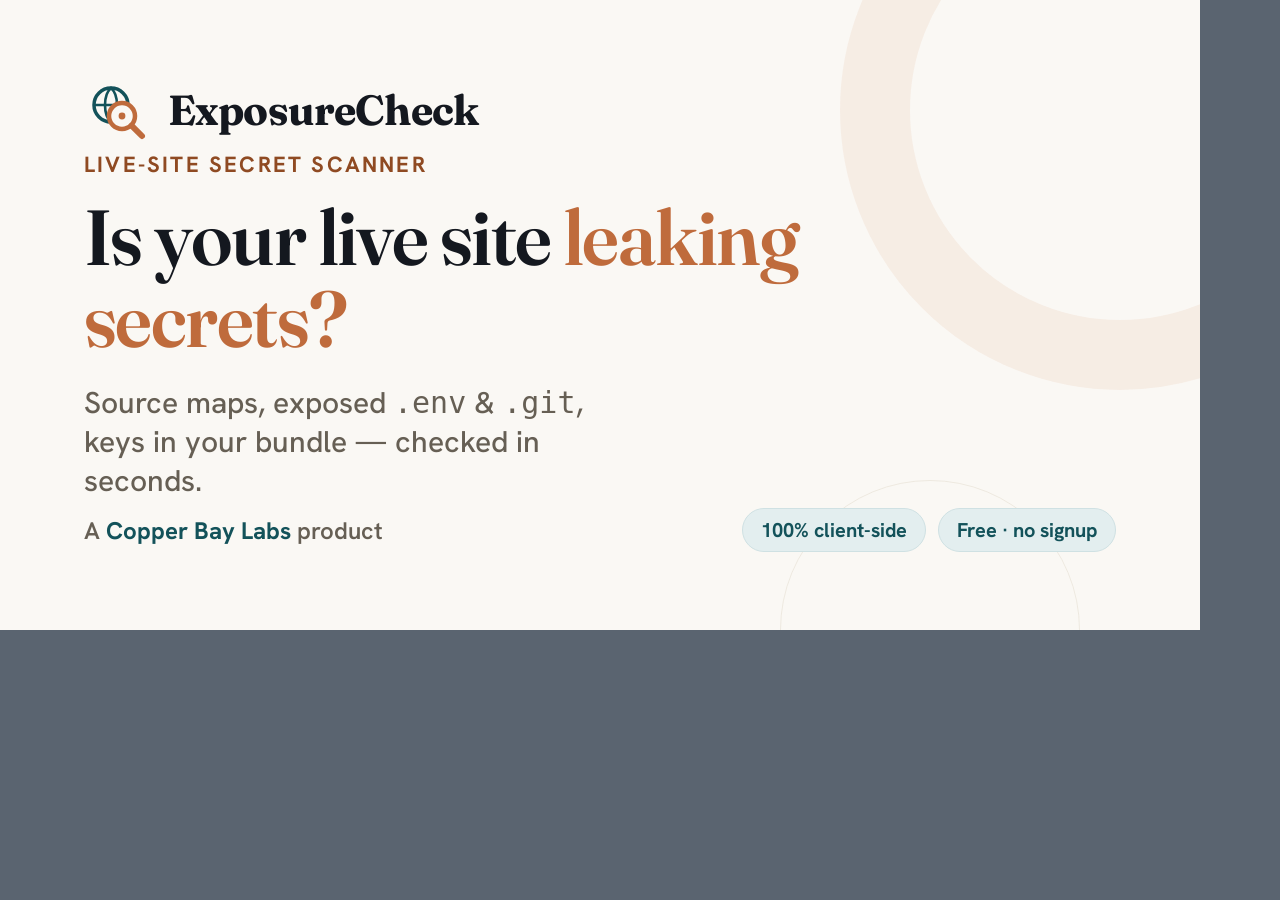
<file: og-template.html>
<!doctype html>
<html lang="en">
<head>
<meta charset="utf-8">
<title>ExposureCheck — OG card template (1200×630)</title>
<link rel="preconnect" href="https://fonts.googleapis.com">
<link rel="preconnect" href="https://fonts.gstatic.com" crossorigin>
<link href="https://fonts.googleapis.com/css2?family=Fraunces:opsz,wght@9..144,600;9..144,700&family=Hanken+Grotesk:wght@500;600;700&display=swap" rel="stylesheet">
<style>
  *{margin:0;padding:0;box-sizing:border-box}
  html,body{background:#5a6470}
  /* Capture this 1200x630 node to make og-image.png */
  .card{
    width:1200px;height:630px;position:relative;overflow:hidden;
    background:#faf8f4;color:#14181f;
    font-family:"Hanken Grotesk",system-ui,sans-serif;
    padding:78px 84px;display:flex;flex-direction:column;justify-content:space-between;
  }
  /* copper ring motif, echoing the hero ::before */
  .ring{position:absolute;width:560px;height:560px;border:70px solid #f6ebe2;border-radius:50%;right:-200px;top:-170px;opacity:.85}
  .ring2{position:absolute;width:300px;height:300px;border:1px solid #e9e3d8;border-radius:50%;right:120px;bottom:-150px;opacity:.7}
  .top{position:relative;z-index:1;display:flex;align-items:center;gap:20px}
  .top .mark{width:64px;height:64px;flex:0 0 auto}
  .top .name{font-family:"Fraunces",Georgia,serif;font-weight:700;font-size:42px;letter-spacing:-.02em}
  .eyebrow{position:relative;z-index:1;color:#8f4a22;font-weight:700;font-size:22px;letter-spacing:.1em;text-transform:uppercase;margin-bottom:18px}
  .mid{position:relative;z-index:1}
  h1{font-family:"Fraunces",Georgia,serif;font-weight:600;font-size:78px;line-height:1.05;letter-spacing:-.02em;max-width:18ch}
  h1 .hl{color:#bf6b3c}
  .sub{margin-top:22px;font-size:30px;color:#665f54;max-width:30ch;font-weight:500}
  .foot{position:relative;z-index:1;display:flex;align-items:center;justify-content:space-between}
  .foot .by{font-size:24px;color:#665f54;font-weight:600}
  .foot .by b{color:#13525a}
  .pills{display:flex;gap:12px}
  .pill{font-size:20px;font-weight:700;color:#13525a;background:#e3eeef;border:1px solid #cfe1e3;border-radius:999px;padding:8px 18px}
</style>
</head>
<body>
  <div class="card" id="card">
    <div class="ring" aria-hidden="true"></div>
    <div class="ring2" aria-hidden="true"></div>

    <div class="top">
      <svg class="mark" viewBox="0 0 64 64" aria-hidden="true">
        <circle cx="27" cy="27" r="17" fill="none" stroke="#13525a" stroke-width="3.5"/>
        <path d="M10 27h34" fill="none" stroke="#13525a" stroke-width="2.6"/>
        <path d="M27 10c8 7 8 27 0 34c-8-7-8-27 0-34Z" fill="none" stroke="#13525a" stroke-width="2.6"/>
        <circle cx="38" cy="38" r="13" fill="#faf8f4" stroke="#bf6b3c" stroke-width="4.5"/>
        <circle cx="38" cy="38" r="3.4" fill="#bf6b3c"/>
        <line x1="47.6" y1="47.6" x2="58" y2="58" stroke="#bf6b3c" stroke-width="6" stroke-linecap="round"/>
      </svg>
      <span class="name">ExposureCheck</span>
    </div>

    <div class="mid">
      <p class="eyebrow">Live-site secret scanner</p>
      <h1>Is your live site <span class="hl">leaking secrets?</span></h1>
      <p class="sub">Source maps, exposed <code>.env</code> &amp; <code>.git</code>, keys in your bundle — checked in seconds.</p>
    </div>

    <div class="foot">
      <span class="by">A <b>Copper Bay Labs</b> product</span>
      <div class="pills">
        <span class="pill">100% client-side</span>
        <span class="pill">Free · no signup</span>
      </div>
    </div>
  </div>
</body>
</html>
</file>
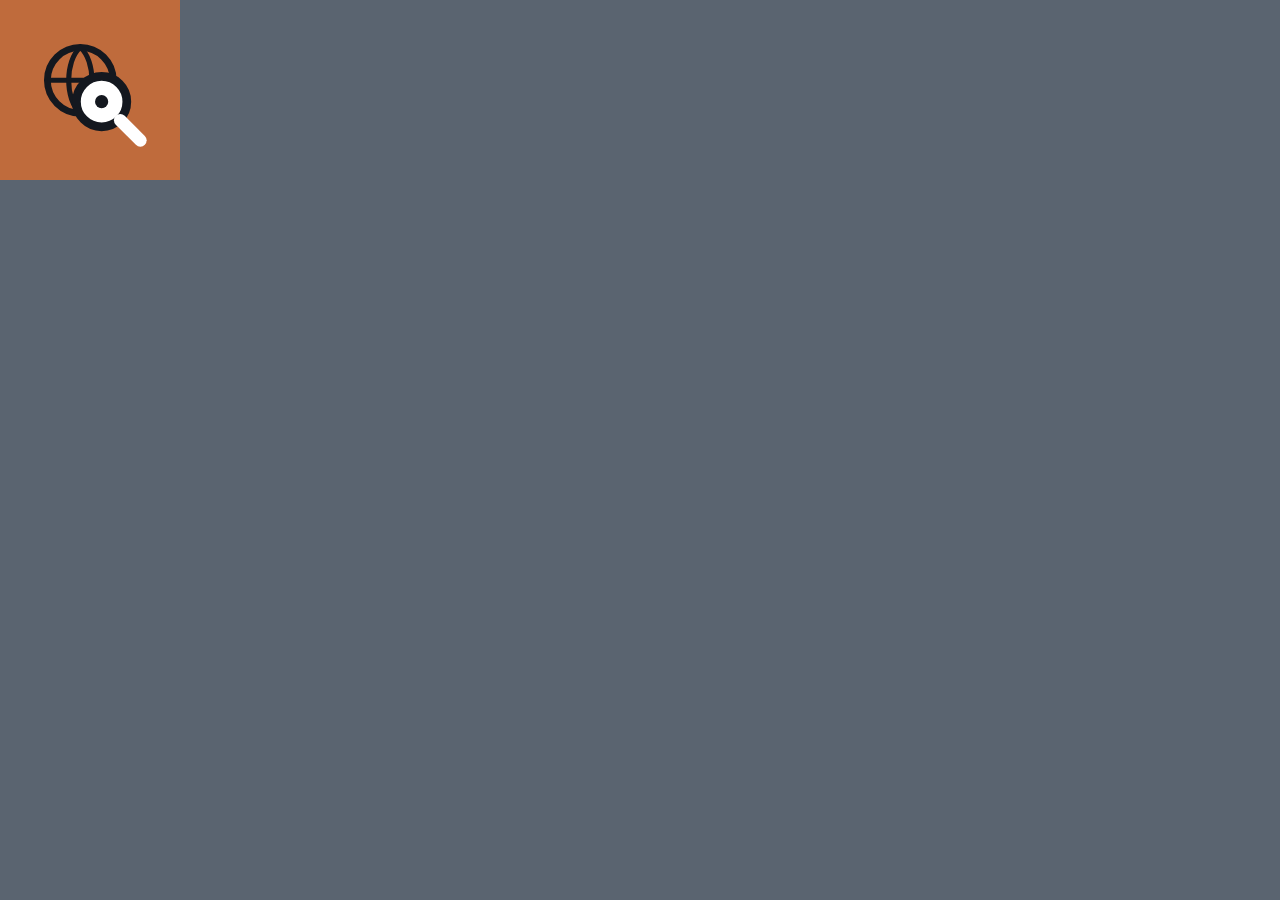
<file: touch-template.html>
<!doctype html>
<html lang="en">
<head>
<meta charset="utf-8">
<title>ExposureCheck — apple-touch-icon template (180×180)</title>
<style>
  *{margin:0;padding:0;box-sizing:border-box}
  html,body{background:#5a6470}
  /* Capture this 180x180 node and export as apple-touch-icon.png */
  .icon{
    width:180px;height:180px;position:relative;overflow:hidden;
    background:#bf6b3c;
    display:flex;align-items:center;justify-content:center;
    border-radius:0; /* iOS applies its own mask; keep square + full-bleed */
  }
  .icon svg{width:124px;height:124px}
</style>
</head>
<body>
  <div class="icon" id="icon">
    <svg viewBox="0 0 64 64" aria-hidden="true">
      <!-- globe: ink lines on copper -->
      <circle cx="27" cy="27" r="17" fill="none" stroke="#14181f" stroke-width="3.5"/>
      <path d="M10 27h34" fill="none" stroke="#14181f" stroke-width="2.6"/>
      <path d="M27 10c8 7 8 27 0 34c-8-7-8-27 0-34Z" fill="none" stroke="#14181f" stroke-width="2.6"/>
      <!-- magnifier lens: white fill, ink ring -->
      <circle cx="38" cy="38" r="13" fill="#ffffff" stroke="#14181f" stroke-width="4.5"/>
      <circle cx="38" cy="38" r="3.4" fill="#14181f"/>
      <!-- handle: white -->
      <line x1="47.6" y1="47.6" x2="58" y2="58" stroke="#ffffff" stroke-width="6.5" stroke-linecap="round"/>
    </svg>
  </div>
</body>
</html>
</file>
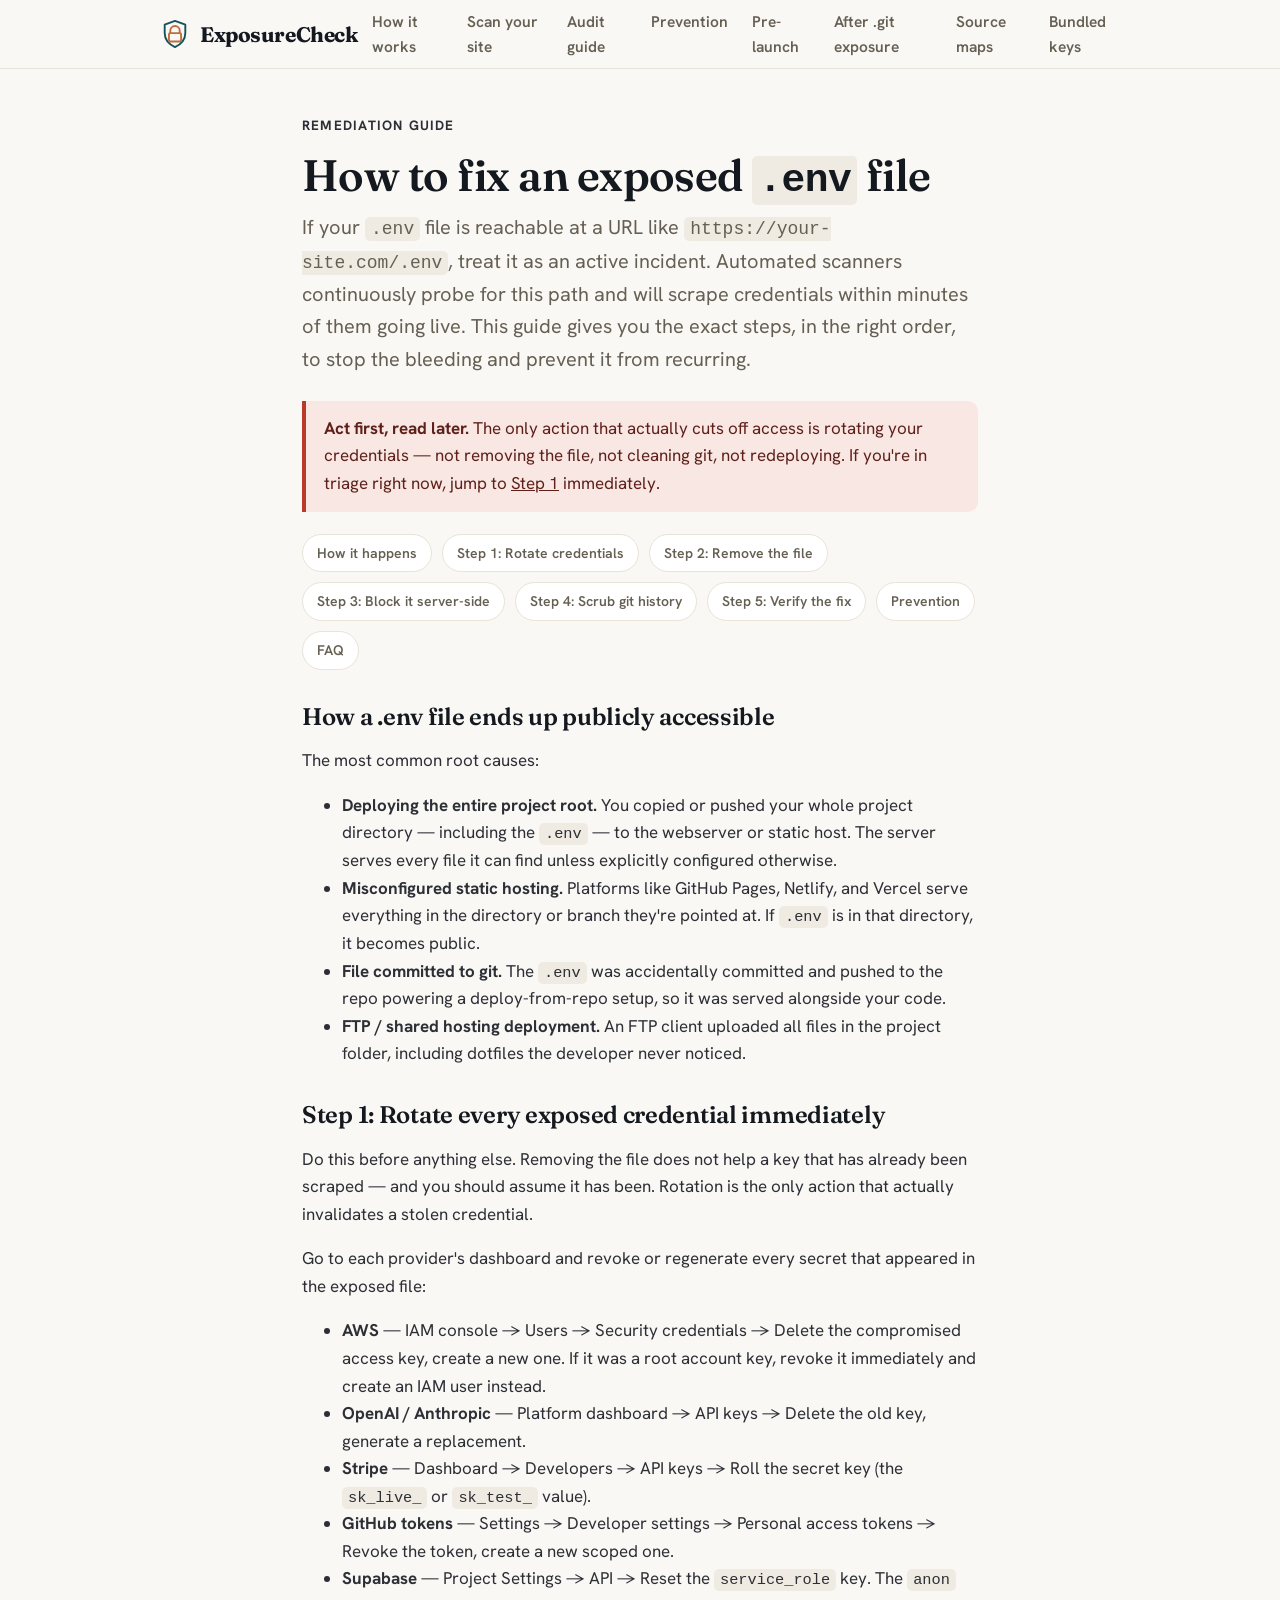
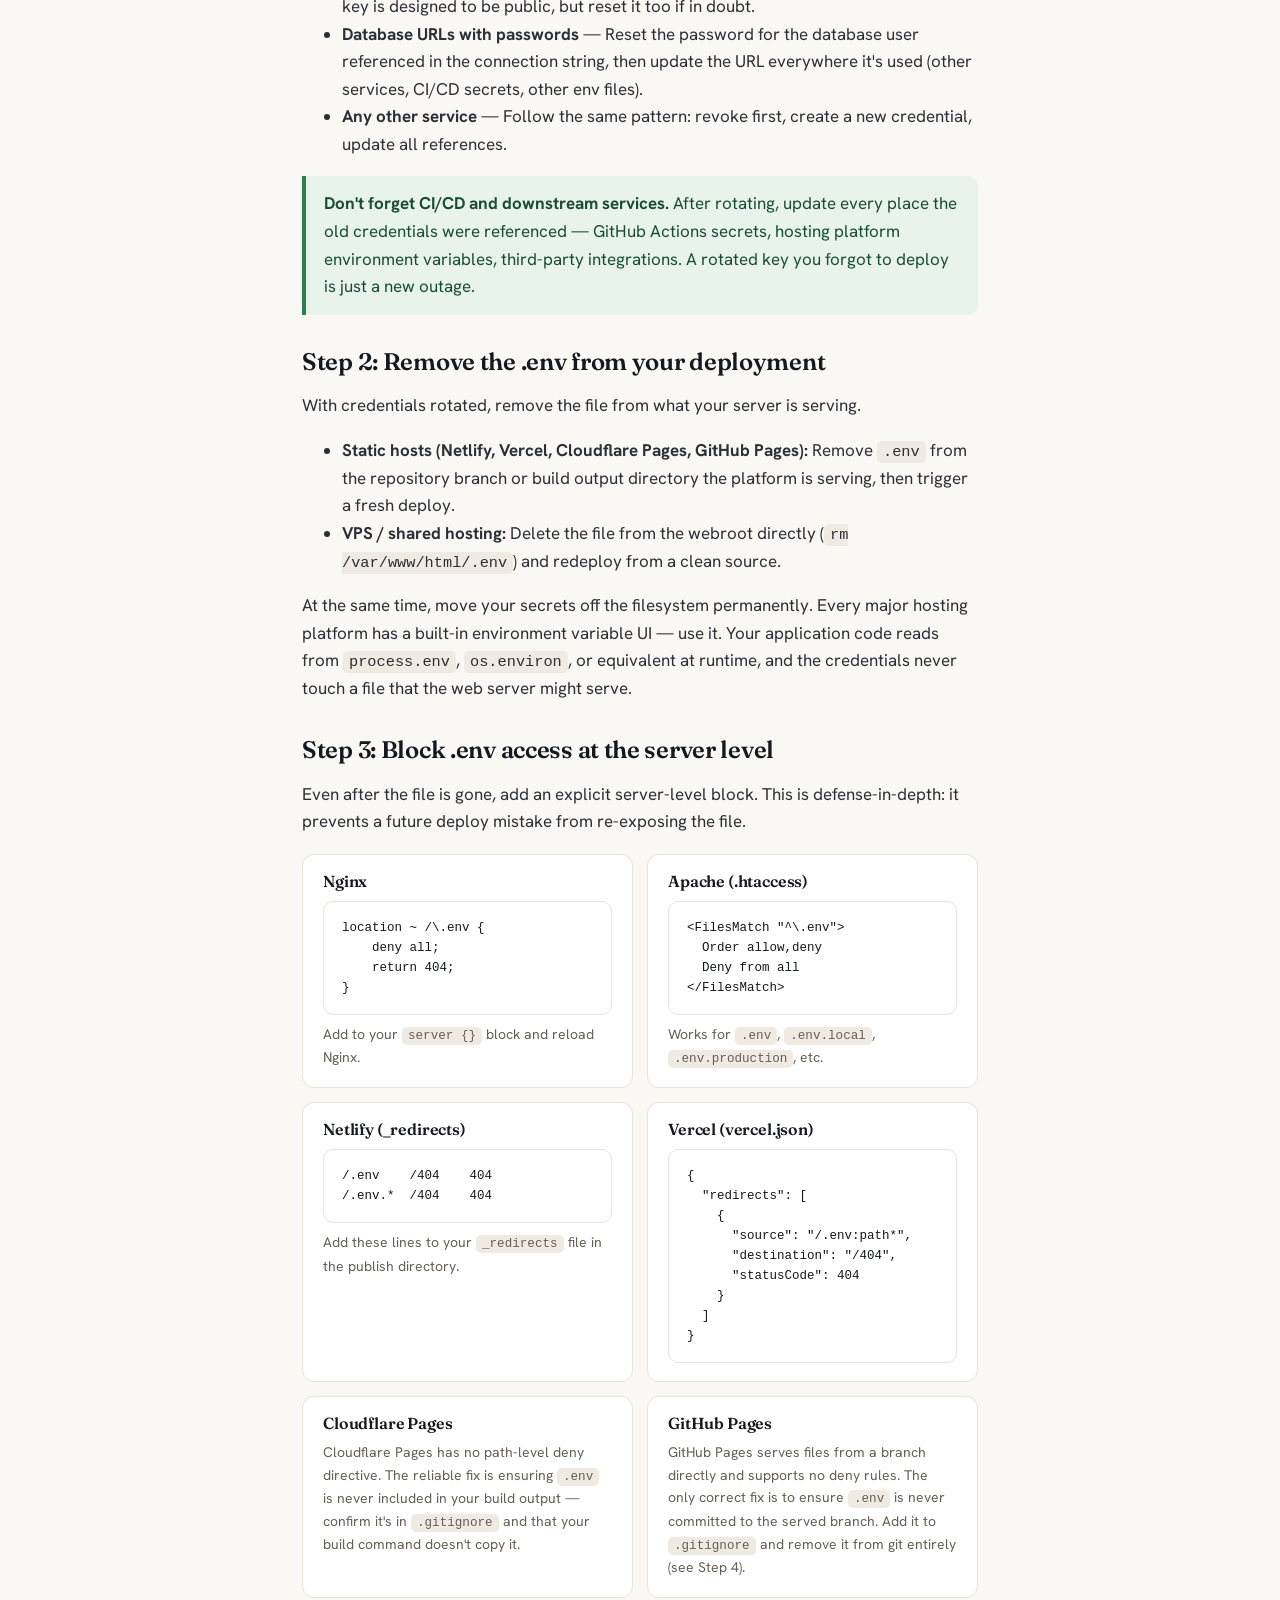
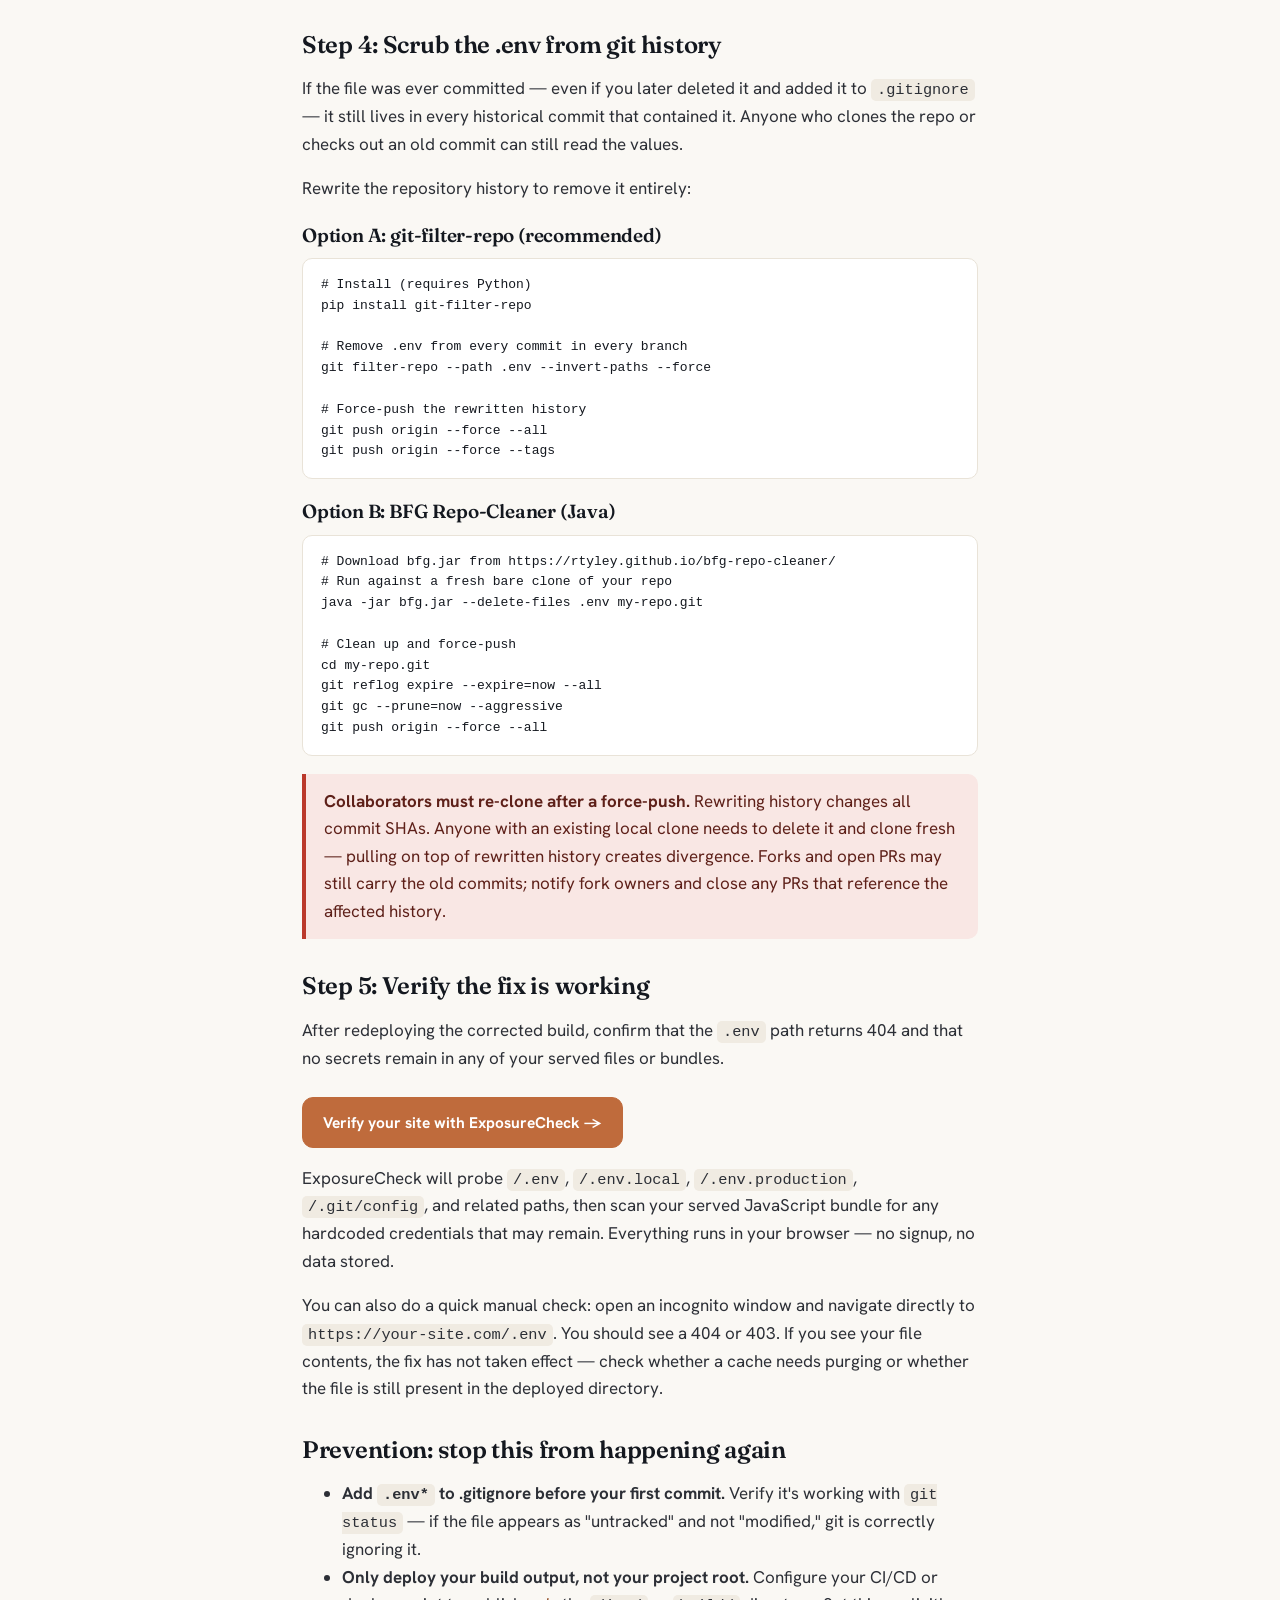
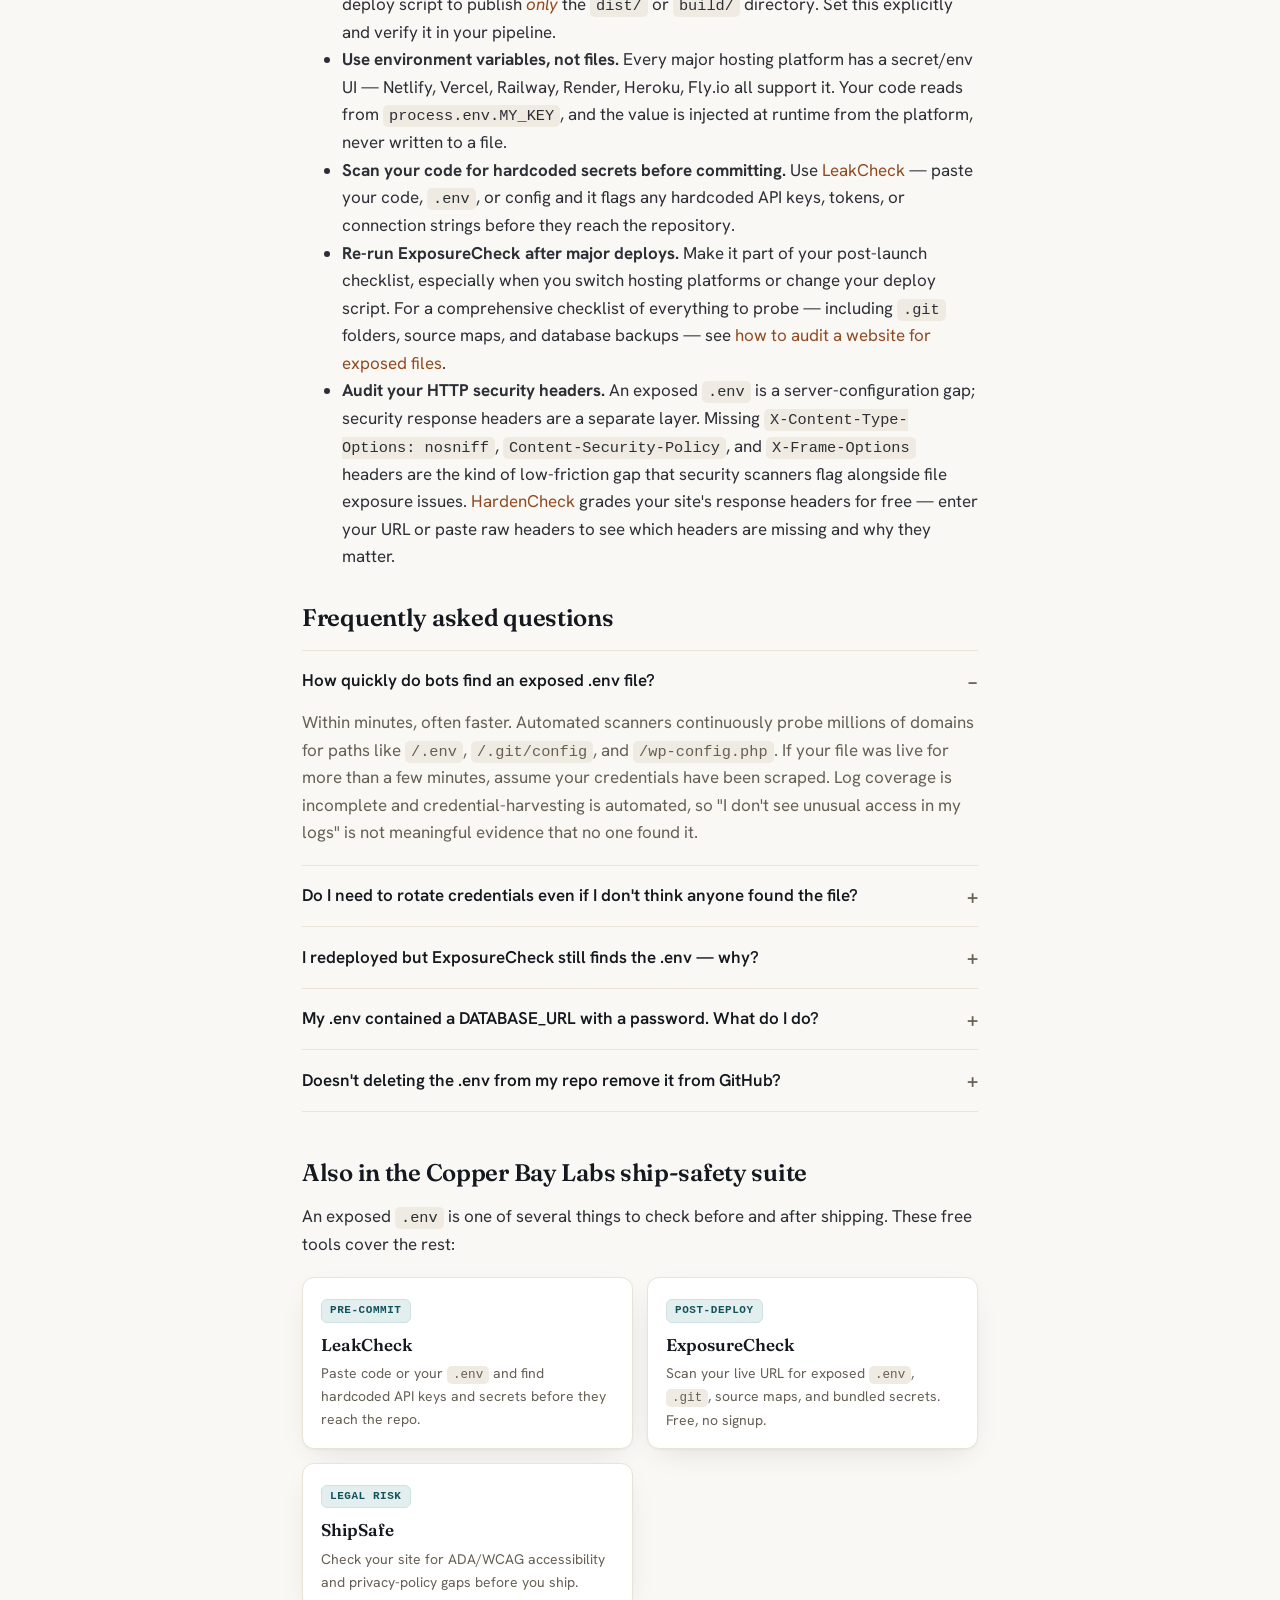
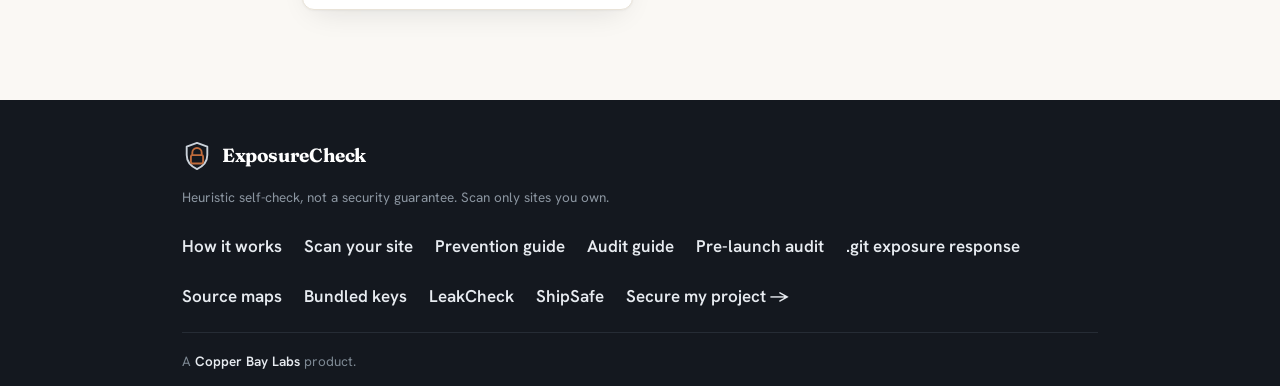
<file: guides/fix-exposed-env-file.html>
<!doctype html>
<html lang="en">
<head>
<meta charset="utf-8">
<meta name="viewport" content="width=device-width, initial-scale=1">
<title>How to Fix an Exposed .env File — Step-by-Step Remediation</title>
<meta name="description" content="Found your .env file publicly accessible? This step-by-step guide covers the exact remediation order: rotate credentials first, remove the file, fix server config for Nginx, Apache, Vercel, and Netlify, clean git history, and verify the fix is working.">
<link rel="canonical" href="https://labs.copperbaytech.com/exposurecheck/guides/fix-exposed-env-file.html">
<meta property="og:type" content="article">
<meta property="og:site_name" content="ExposureCheck">
<meta property="og:title" content="How to Fix an Exposed .env File — Step-by-Step Remediation">
<meta property="og:description" content="Found your .env publicly accessible? Rotate credentials first, then remove the file, fix your server config, clean git history, and verify with ExposureCheck.">
<meta property="og:url" content="https://labs.copperbaytech.com/exposurecheck/guides/fix-exposed-env-file.html">
<meta property="og:image" content="https://labs.copperbaytech.com/exposurecheck/og-image.png">
<meta property="og:image:width" content="1200">
<meta property="og:image:height" content="630">
<meta name="twitter:card" content="summary_large_image">
<meta name="theme-color" content="#faf8f4">
<link rel="icon" href="../favicon.svg" type="image/svg+xml">
<link rel="apple-touch-icon" href="../apple-touch-icon.png">
<link rel="preconnect" href="https://fonts.googleapis.com">
<link rel="preconnect" href="https://fonts.gstatic.com" crossorigin>
<link href="https://fonts.googleapis.com/css2?family=Fraunces:opsz,wght@9..144,500;9..144,600;9..144,700&family=Hanken+Grotesk:wght@400;500;600;700&display=swap" rel="stylesheet">
<script type="application/ld+json">
{"@context":"https://schema.org","@type":"TechArticle","headline":"How to Fix an Exposed .env File — Step-by-Step Remediation","description":"Step-by-step remediation guide for an exposed .env file: rotate credentials immediately, remove the file from public access, fix server configuration for Nginx, Apache, Netlify, Vercel, and GitHub Pages, scrub git history, and verify the fix is working.","author":{"@type":"Organization","name":"Copper Bay Labs","url":"https://copperbaytech.com"},"publisher":{"@type":"Organization","name":"Copper Bay Labs","url":"https://copperbaytech.com"},"datePublished":"2026-06-11","dateModified":"2026-06-11","mainEntityOfPage":"https://labs.copperbaytech.com/exposurecheck/guides/fix-exposed-env-file.html"}
</script>
<link rel="stylesheet" href="../styles.css?v=1">
<style>
  .doc .lede{font-size:clamp(17px,2.3vw,20px);color:var(--muted)}
  .doc h2{scroll-margin-top:80px}
  .doc h3{font-family:"Fraunces",Georgia,serif;font-weight:600;font-size:19px;margin:22px 0 6px;letter-spacing:-.01em}
  .toc{display:flex;flex-wrap:wrap;gap:10px;margin:22px 0 6px;padding:0;list-style:none}
  .toc a{display:inline-block;background:var(--surface);border:1px solid var(--line);border-radius:999px;padding:7px 14px;font-size:14px;font-weight:600;color:var(--muted)}
  .toc a:hover{border-color:var(--bay);color:var(--ink);text-decoration:none}
  .callout.warn-callout{background:var(--fail-bg);border-left-color:var(--fail);color:#5e2019}
  .callout.tip-callout{background:var(--pass-bg);border-left-color:var(--pass);color:#1b4d30}
  .steps{margin:18px 0;padding-left:0;list-style:none;counter-reset:step}
  .steps>li{position:relative;padding:4px 0 20px 46px;counter-increment:step}
  .steps>li::before{content:counter(step);position:absolute;left:0;top:2px;width:30px;height:30px;border-radius:50%;background:var(--copper);color:#fff;font-weight:700;font-size:15px;display:flex;align-items:center;justify-content:center;font-family:"Fraunces",serif}
  .steps>li strong{display:block;margin-bottom:4px}
  .doc code.inline{font-family:ui-monospace,Menlo,Consolas,monospace;font-size:.9em;background:var(--line-2);padding:2px 6px;border-radius:5px}
  pre{background:var(--surface);border:1px solid var(--line);border-radius:10px;padding:16px 18px;overflow-x:auto;font-family:ui-monospace,Menlo,Consolas,monospace;font-size:13px;line-height:1.6;margin:12px 0}
  pre code{background:none;padding:0;font-size:inherit}
  .platform-grid{display:grid;grid-template-columns:repeat(auto-fit,minmax(280px,1fr));gap:14px;margin:18px 0}
  .platform-card{background:var(--surface);border:1px solid var(--line);border-radius:12px;padding:18px 20px}
  .platform-card h3{margin:0 0 8px;font-size:16px;font-family:"Fraunces",Georgia,serif;font-weight:600}
  .platform-card p{font-size:14px;color:var(--muted);margin:8px 0 0}
  .platform-card pre{margin:10px 0 0;font-size:12.5px}
  .suite{display:grid;grid-template-columns:repeat(auto-fit,minmax(220px,1fr));gap:14px;margin:18px 0 6px}
  .suite a{display:block;background:var(--surface);border:1px solid var(--line);border-radius:12px;padding:16px 18px;box-shadow:var(--shadow);transition:box-shadow .15s,transform .15s,border-color .15s}
  .suite a:hover{text-decoration:none;box-shadow:var(--shadow-lift);transform:translateY(-2px);border-color:var(--line-2)}
  .suite .s-name{font-family:"Fraunces",serif;font-weight:600;font-size:17px;color:var(--ink);display:block;margin:0 0 4px}
  .suite p{color:var(--muted);font-size:14px;margin:0}
  .suite .s-tag{display:inline-block;margin-bottom:8px;font-family:ui-monospace,Menlo,Consolas,monospace;font-size:11px;font-weight:700;letter-spacing:.05em;text-transform:uppercase;color:var(--bay);background:var(--bay-tint,#e8f4f6);border:1px solid #cfe1e3;border-radius:6px;padding:2px 8px}
  .faq-section{margin:18px 0}
  .faq-section details{border-bottom:1px solid var(--line);padding:14px 0}
  .faq-section details:first-child{border-top:1px solid var(--line)}
  .faq-section summary{font-weight:600;cursor:pointer;list-style:none;display:flex;justify-content:space-between;align-items:center;gap:12px}
  .faq-section summary::-webkit-details-marker{display:none}
  .faq-section summary::after{content:"+";font-size:20px;color:var(--muted);flex-shrink:0}
  .faq-section details[open] summary::after{content:"\2212"}
  .faq-section details p,.faq-section details ul{margin:12px 0 4px;color:var(--muted)}
</style>
</head>
<body>
<a class="skip" href="#main">Skip to main content</a>

<header class="masthead" role="banner">
  <div class="wrap hdr-bar">
    <a class="brand" href="../" aria-label="ExposureCheck — go to homepage">
      <svg class="mark" viewBox="0 0 64 64" aria-hidden="true">
        <path d="M32 4 54 12v18c0 14-9 24-22 30C19 54 10 44 10 30V12L32 4Z" fill="none" stroke="#13525a" stroke-width="4" stroke-linejoin="round"/>
        <path d="M22 30v-5a10 10 0 0 1 20 0v5" fill="none" stroke="#bf6b3c" stroke-width="4" stroke-linecap="round" stroke-linejoin="round"/>
        <rect x="19" y="30" width="26" height="18" rx="3" fill="none" stroke="#bf6b3c" stroke-width="4"/>
      </svg>
      <span class="wordmark">ExposureCheck</span>
    </a>
    <nav class="nav" aria-label="Primary navigation">
      <a href="../about.html">How it works</a>
      <a href="../">Scan your site</a>
      <a href="how-to-check-website-exposed-files.html">Audit guide</a>
      <a href="prevent-exposed-files-website.html">Prevention</a>
      <a href="pre-launch-exposed-files-audit.html">Pre-launch</a>
      <a href="git-folder-exposed-remediation.html">After .git exposure</a>
      <a href="source-map-exposure-fix.html">Source maps</a>
      <a href="hardcoded-api-key-javascript-bundle.html">Bundled keys</a>
    </nav>
  </div>
</header>

<main id="main">
<article class="doc">
  <div class="wrap narrow">
    <p class="eyebrow" style="text-align:left">Remediation guide</p>
    <h1>How to fix an exposed <code class="inline">.env</code> file</h1>
    <p class="lede">If your <code class="inline">.env</code> file is reachable at a URL like <code class="inline">https://your-site.com/.env</code>, treat it as an active incident. Automated scanners continuously probe for this path and will scrape credentials within minutes of them going live. This guide gives you the exact steps, in the right order, to stop the bleeding and prevent it from recurring.</p>

    <div class="callout warn-callout">
      <strong>Act first, read later.</strong> The only action that actually cuts off access is rotating your credentials — not removing the file, not cleaning git, not redeploying. If you're in triage right now, jump to <a href="#rotate" style="color:inherit;text-decoration:underline">Step 1</a> immediately.
    </div>

    <ul class="toc" aria-label="On this page">
      <li><a href="#how-it-happens">How it happens</a></li>
      <li><a href="#rotate">Step 1: Rotate credentials</a></li>
      <li><a href="#remove">Step 2: Remove the file</a></li>
      <li><a href="#server-config">Step 3: Block it server-side</a></li>
      <li><a href="#git-history">Step 4: Scrub git history</a></li>
      <li><a href="#verify">Step 5: Verify the fix</a></li>
      <li><a href="#prevention">Prevention</a></li>
      <li><a href="#faq">FAQ</a></li>
    </ul>

    <h2 id="how-it-happens">How a .env file ends up publicly accessible</h2>
    <p>The most common root causes:</p>
    <ul>
      <li><strong>Deploying the entire project root.</strong> You copied or pushed your whole project directory — including the <code class="inline">.env</code> — to the webserver or static host. The server serves every file it can find unless explicitly configured otherwise.</li>
      <li><strong>Misconfigured static hosting.</strong> Platforms like GitHub Pages, Netlify, and Vercel serve everything in the directory or branch they're pointed at. If <code class="inline">.env</code> is in that directory, it becomes public.</li>
      <li><strong>File committed to git.</strong> The <code class="inline">.env</code> was accidentally committed and pushed to the repo powering a deploy-from-repo setup, so it was served alongside your code.</li>
      <li><strong>FTP / shared hosting deployment.</strong> An FTP client uploaded all files in the project folder, including dotfiles the developer never noticed.</li>
    </ul>

    <h2 id="rotate">Step 1: Rotate every exposed credential immediately</h2>
    <p>Do this before anything else. Removing the file does not help a key that has already been scraped — and you should assume it has been. Rotation is the only action that actually invalidates a stolen credential.</p>
    <p>Go to each provider's dashboard and revoke or regenerate every secret that appeared in the exposed file:</p>
    <ul>
      <li><strong>AWS</strong> — IAM console → Users → Security credentials → Delete the compromised access key, create a new one. If it was a root account key, revoke it immediately and create an IAM user instead.</li>
      <li><strong>OpenAI / Anthropic</strong> — Platform dashboard → API keys → Delete the old key, generate a replacement.</li>
      <li><strong>Stripe</strong> — Dashboard → Developers → API keys → Roll the secret key (the <code class="inline">sk_live_</code> or <code class="inline">sk_test_</code> value).</li>
      <li><strong>GitHub tokens</strong> — Settings → Developer settings → Personal access tokens → Revoke the token, create a new scoped one.</li>
      <li><strong>Supabase</strong> — Project Settings → API → Reset the <code class="inline">service_role</code> key. The <code class="inline">anon</code> key is designed to be public, but reset it too if in doubt.</li>
      <li><strong>Database URLs with passwords</strong> — Reset the password for the database user referenced in the connection string, then update the URL everywhere it's used (other services, CI/CD secrets, other env files).</li>
      <li><strong>Any other service</strong> — Follow the same pattern: revoke first, create a new credential, update all references.</li>
    </ul>
    <div class="callout tip-callout">
      <strong>Don't forget CI/CD and downstream services.</strong> After rotating, update every place the old credentials were referenced — GitHub Actions secrets, hosting platform environment variables, third-party integrations. A rotated key you forgot to deploy is just a new outage.
    </div>

    <h2 id="remove">Step 2: Remove the .env from your deployment</h2>
    <p>With credentials rotated, remove the file from what your server is serving.</p>
    <ul>
      <li><strong>Static hosts (Netlify, Vercel, Cloudflare Pages, GitHub Pages):</strong> Remove <code class="inline">.env</code> from the repository branch or build output directory the platform is serving, then trigger a fresh deploy.</li>
      <li><strong>VPS / shared hosting:</strong> Delete the file from the webroot directly (<code class="inline">rm /var/www/html/.env</code>) and redeploy from a clean source.</li>
    </ul>
    <p>At the same time, move your secrets off the filesystem permanently. Every major hosting platform has a built-in environment variable UI — use it. Your application code reads from <code class="inline">process.env</code>, <code class="inline">os.environ</code>, or equivalent at runtime, and the credentials never touch a file that the web server might serve.</p>

    <h2 id="server-config">Step 3: Block .env access at the server level</h2>
    <p>Even after the file is gone, add an explicit server-level block. This is defense-in-depth: it prevents a future deploy mistake from re-exposing the file.</p>
    <div class="platform-grid">
      <div class="platform-card">
        <h3>Nginx</h3>
        <pre><code>location ~ /\.env {
    deny all;
    return 404;
}</code></pre>
        <p>Add to your <code class="inline">server {}</code> block and reload Nginx.</p>
      </div>
      <div class="platform-card">
        <h3>Apache (.htaccess)</h3>
        <pre><code>&lt;FilesMatch "^\.env"&gt;
  Order allow,deny
  Deny from all
&lt;/FilesMatch&gt;</code></pre>
        <p>Works for <code class="inline">.env</code>, <code class="inline">.env.local</code>, <code class="inline">.env.production</code>, etc.</p>
      </div>
      <div class="platform-card">
        <h3>Netlify (_redirects)</h3>
        <pre><code>/.env    /404    404
/.env.*  /404    404</code></pre>
        <p>Add these lines to your <code class="inline">_redirects</code> file in the publish directory.</p>
      </div>
      <div class="platform-card">
        <h3>Vercel (vercel.json)</h3>
        <pre><code>{
  "redirects": [
    {
      "source": "/.env:path*",
      "destination": "/404",
      "statusCode": 404
    }
  ]
}</code></pre>
      </div>
      <div class="platform-card">
        <h3>Cloudflare Pages</h3>
        <p>Cloudflare Pages has no path-level deny directive. The reliable fix is ensuring <code class="inline">.env</code> is never included in your build output — confirm it's in <code class="inline">.gitignore</code> and that your build command doesn't copy it.</p>
      </div>
      <div class="platform-card">
        <h3>GitHub Pages</h3>
        <p>GitHub Pages serves files from a branch directly and supports no deny rules. The only correct fix is to ensure <code class="inline">.env</code> is never committed to the served branch. Add it to <code class="inline">.gitignore</code> and remove it from git entirely (see Step 4).</p>
      </div>
    </div>

    <h2 id="git-history">Step 4: Scrub the .env from git history</h2>
    <p>If the file was ever committed — even if you later deleted it and added it to <code class="inline">.gitignore</code> — it still lives in every historical commit that contained it. Anyone who clones the repo or checks out an old commit can still read the values.</p>
    <p>Rewrite the repository history to remove it entirely:</p>

    <h3>Option A: git-filter-repo (recommended)</h3>
    <pre><code># Install (requires Python)
pip install git-filter-repo

# Remove .env from every commit in every branch
git filter-repo --path .env --invert-paths --force

# Force-push the rewritten history
git push origin --force --all
git push origin --force --tags</code></pre>

    <h3>Option B: BFG Repo-Cleaner (Java)</h3>
    <pre><code># Download bfg.jar from https://rtyley.github.io/bfg-repo-cleaner/
# Run against a fresh bare clone of your repo
java -jar bfg.jar --delete-files .env my-repo.git

# Clean up and force-push
cd my-repo.git
git reflog expire --expire=now --all
git gc --prune=now --aggressive
git push origin --force --all</code></pre>

    <div class="callout warn-callout">
      <strong>Collaborators must re-clone after a force-push.</strong> Rewriting history changes all commit SHAs. Anyone with an existing local clone needs to delete it and clone fresh — pulling on top of rewritten history creates divergence. Forks and open PRs may still carry the old commits; notify fork owners and close any PRs that reference the affected history.
    </div>

    <h2 id="verify">Step 5: Verify the fix is working</h2>
    <p>After redeploying the corrected build, confirm that the <code class="inline">.env</code> path returns 404 and that no secrets remain in any of your served files or bundles.</p>

    <p style="margin:24px 0 8px"><a class="btn primary" href="../">Verify your site with ExposureCheck &rarr;</a></p>
    <p>ExposureCheck will probe <code class="inline">/.env</code>, <code class="inline">/.env.local</code>, <code class="inline">/.env.production</code>, <code class="inline">/.git/config</code>, and related paths, then scan your served JavaScript bundle for any hardcoded credentials that may remain. Everything runs in your browser — no signup, no data stored.</p>
    <p>You can also do a quick manual check: open an incognito window and navigate directly to <code class="inline">https://your-site.com/.env</code>. You should see a 404 or 403. If you see your file contents, the fix has not taken effect — check whether a cache needs purging or whether the file is still present in the deployed directory.</p>

    <h2 id="prevention">Prevention: stop this from happening again</h2>
    <ul>
      <li><strong>Add <code class="inline">.env*</code> to .gitignore before your first commit.</strong> Verify it's working with <code class="inline">git status</code> — if the file appears as "untracked" and not "modified," git is correctly ignoring it.</li>
      <li><strong>Only deploy your build output, not your project root.</strong> Configure your CI/CD or deploy script to publish <em>only</em> the <code class="inline">dist/</code> or <code class="inline">build/</code> directory. Set this explicitly and verify it in your pipeline.</li>
      <li><strong>Use environment variables, not files.</strong> Every major hosting platform has a secret/env UI — Netlify, Vercel, Railway, Render, Heroku, Fly.io all support it. Your code reads from <code class="inline">process.env.MY_KEY</code>, and the value is injected at runtime from the platform, never written to a file.</li>
      <li><strong>Scan your code for hardcoded secrets before committing.</strong> Use <a href="https://labs.copperbaytech.com/leakcheck/" target="_blank" rel="noopener noreferrer">LeakCheck</a> — paste your code, <code class="inline">.env</code>, or config and it flags any hardcoded API keys, tokens, or connection strings before they reach the repository.</li>
      <li><strong>Re-run ExposureCheck after major deploys.</strong> Make it part of your post-launch checklist, especially when you switch hosting platforms or change your deploy script. For a comprehensive checklist of everything to probe — including <code class="inline">.git</code> folders, source maps, and database backups — see <a href="how-to-check-website-exposed-files.html">how to audit a website for exposed files</a>.</li>
      <li><strong>Audit your HTTP security headers.</strong> An exposed <code class="inline">.env</code> is a server-configuration gap; security response headers are a separate layer. Missing <code class="inline">X-Content-Type-Options: nosniff</code>, <code class="inline">Content-Security-Policy</code>, and <code class="inline">X-Frame-Options</code> headers are the kind of low-friction gap that security scanners flag alongside file exposure issues. <a href="https://labs.copperbaytech.com/hardencheck/" target="_blank" rel="noopener noreferrer">HardenCheck</a> grades your site's response headers for free — enter your URL or paste raw headers to see which headers are missing and why they matter.</li>
    </ul>

    <h2 id="faq">Frequently asked questions</h2>
    <div class="faq-section">
      <details open>
        <summary>How quickly do bots find an exposed .env file?</summary>
        <p>Within minutes, often faster. Automated scanners continuously probe millions of domains for paths like <code class="inline">/.env</code>, <code class="inline">/.git/config</code>, and <code class="inline">/wp-config.php</code>. If your file was live for more than a few minutes, assume your credentials have been scraped. Log coverage is incomplete and credential-harvesting is automated, so "I don't see unusual access in my logs" is not meaningful evidence that no one found it.</p>
      </details>
      <details>
        <summary>Do I need to rotate credentials even if I don't think anyone found the file?</summary>
        <p>Yes. There is no reliable way to confirm whether a file was accessed before you removed it. The cost of rotating a credential is 5–15 minutes per service. The cost of leaving a possibly-compromised key active — unauthorized API calls, data exfiltration, unexpected cloud spend — can be far higher. Rotate everything in the file.</p>
      </details>
      <details>
        <summary>I redeployed but ExposureCheck still finds the .env — why?</summary>
        <p>The most common causes: (1) your CDN or platform has cached the response — purge the cache from your hosting dashboard and wait a few minutes before rechecking; (2) the file is still committed and tracked in your repository — run <code class="inline">git ls-files .env</code> and it should return nothing; (3) your deploy script is copying the project root rather than the build output directory — verify the exact directory your deploy step is publishing.</p>
      </details>
      <details>
        <summary>My .env contained a DATABASE_URL with a password. What do I do?</summary>
        <p>Reset the password for that database user immediately. For hosted databases (Supabase, PlanetScale, Railway, Render), use the platform's dashboard to reset credentials. For self-hosted Postgres or MySQL, use <code class="inline">ALTER USER youruser WITH PASSWORD 'new_password';</code>. Then update the connection string in every service referencing it — other environment variable configs, CI/CD secrets, and any other applications using that database.</p>
      </details>
      <details>
        <summary>Doesn't deleting the .env from my repo remove it from GitHub?</summary>
        <p>No. Deleting a file from the current branch removes it from future clones but leaves it intact in the repository's full commit history. Anyone with read access can check out any previous commit and read the file. To actually expunge it, you need to rewrite history with <code class="inline">git filter-repo</code> or BFG and force-push (see <a href="#git-history">Step 4</a>). Even after that, forks may still hold copies of the old commits.</p>
      </details>
    </div>

    <h2 style="margin-top:48px">Also in the Copper Bay Labs ship-safety suite</h2>
    <p>An exposed <code class="inline">.env</code> is one of several things to check before and after shipping. These free tools cover the rest:</p>
    <div class="suite">
      <a href="https://labs.copperbaytech.com/leakcheck/" target="_blank" rel="noopener noreferrer">
        <span class="s-tag">Pre-commit</span>
        <span class="s-name">LeakCheck</span>
        <p>Paste code or your <code class="inline">.env</code> and find hardcoded API keys and secrets before they reach the repo.</p>
      </a>
      <a href="../">
        <span class="s-tag">Post-deploy</span>
        <span class="s-name">ExposureCheck</span>
        <p>Scan your live URL for exposed <code class="inline">.env</code>, <code class="inline">.git</code>, source maps, and bundled secrets. Free, no signup.</p>
      </a>
      <a href="https://labs.copperbaytech.com/shipsafe/" target="_blank" rel="noopener noreferrer">
        <span class="s-tag">Legal risk</span>
        <span class="s-name">ShipSafe</span>
        <p>Check your site for ADA/WCAG accessibility and privacy-policy gaps before you ship.</p>
      </a>
    </div>
  </div>
</article>
</main>

<footer class="footer" role="contentinfo">
  <div class="wrap foot">
    <div>
      <a class="brand small" href="../" aria-label="ExposureCheck — homepage">
        <svg class="mark" viewBox="0 0 64 64" aria-hidden="true">
          <path d="M32 4 54 12v18c0 14-9 24-22 30C19 54 10 44 10 30V12L32 4Z" fill="none" stroke="#cbd2da" stroke-width="4" stroke-linejoin="round"/>
          <path d="M22 30v-5a10 10 0 0 1 20 0v5" fill="none" stroke="#bf6b3c" stroke-width="4" stroke-linecap="round" stroke-linejoin="round"/>
          <rect x="19" y="30" width="26" height="18" rx="3" fill="none" stroke="#bf6b3c" stroke-width="4"/>
        </svg>
        <span class="wordmark">ExposureCheck</span>
      </a>
      <p class="fine">Heuristic self-check, not a security guarantee. Scan only sites you own.</p>
    </div>
    <nav class="foot-nav" aria-label="Footer navigation">
      <a href="../about.html">How it works</a>
      <a href="../">Scan your site</a>
      <a href="prevent-exposed-files-website.html">Prevention guide</a>
      <a href="how-to-check-website-exposed-files.html">Audit guide</a>
      <a href="pre-launch-exposed-files-audit.html">Pre-launch audit</a>
      <a href="git-folder-exposed-remediation.html">.git exposure response</a>
      <a href="source-map-exposure-fix.html">Source maps</a>
      <a href="hardcoded-api-key-javascript-bundle.html">Bundled keys</a>
      <a href="https://labs.copperbaytech.com/leakcheck/" target="_blank" rel="noopener noreferrer">LeakCheck</a>
      <a href="https://labs.copperbaytech.com/shipsafe/" target="_blank" rel="noopener noreferrer">ShipSafe</a>
      <a href="https://copperbaytech.com" target="_blank" rel="noopener noreferrer">Secure my project &rarr;</a>
    </nav>
  </div>
  <div class="wrap">
    <p class="madeby">A <a href="https://copperbaytech.com" target="_blank" rel="noopener noreferrer">Copper Bay Labs</a> product.</p>
  </div>
</footer>
</body>
</html>
</file>
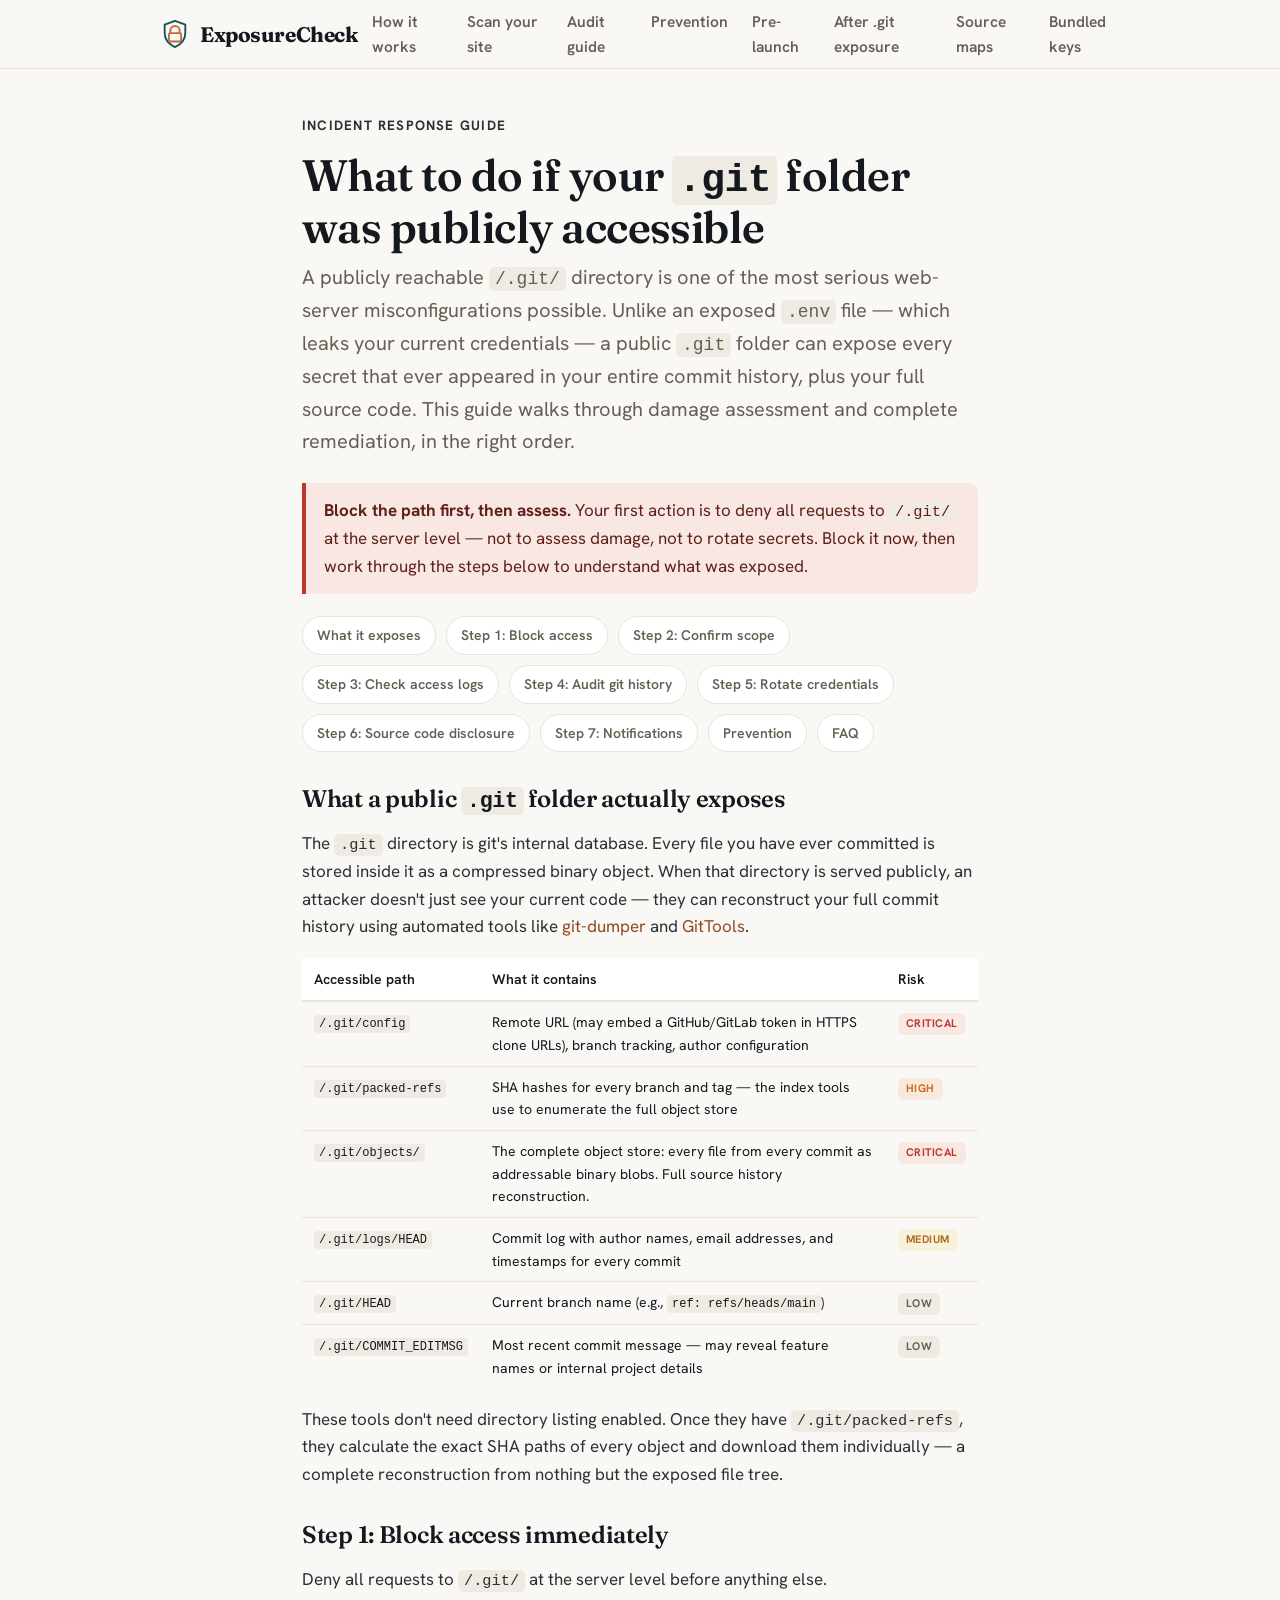
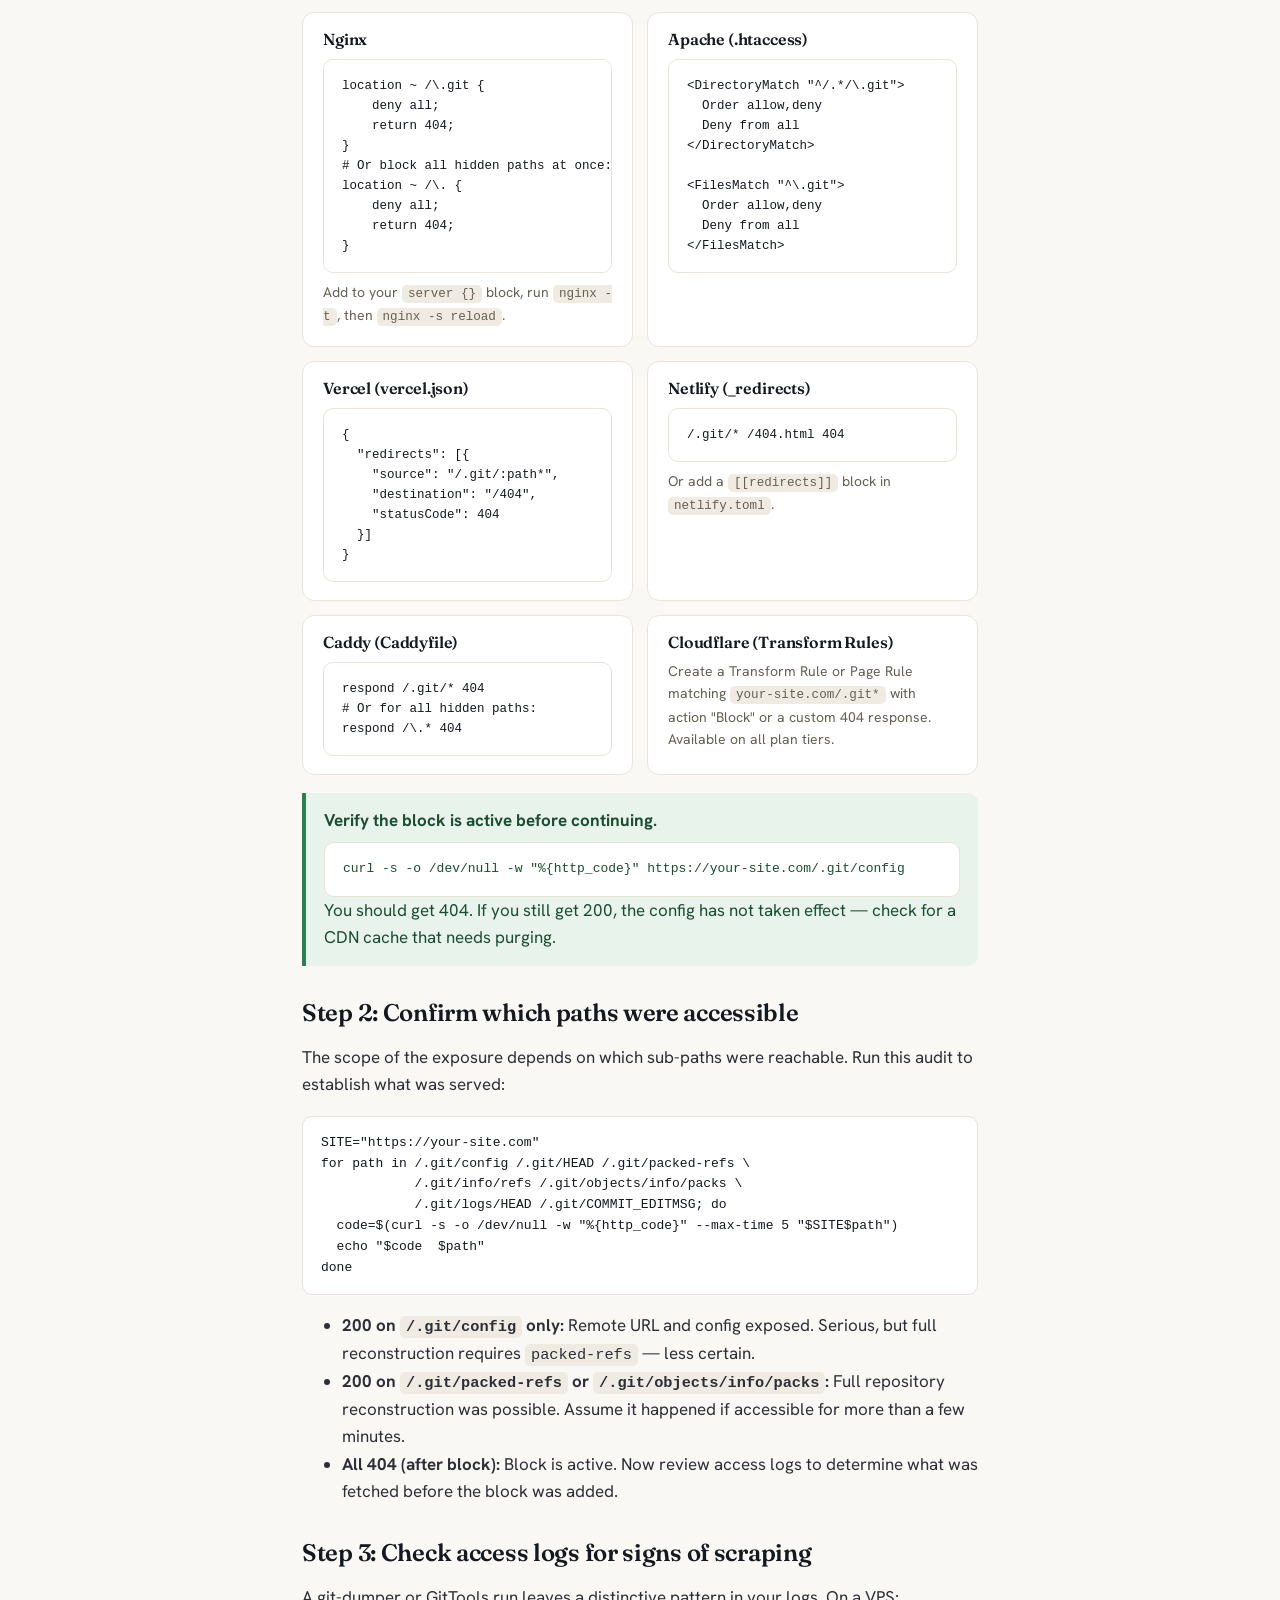
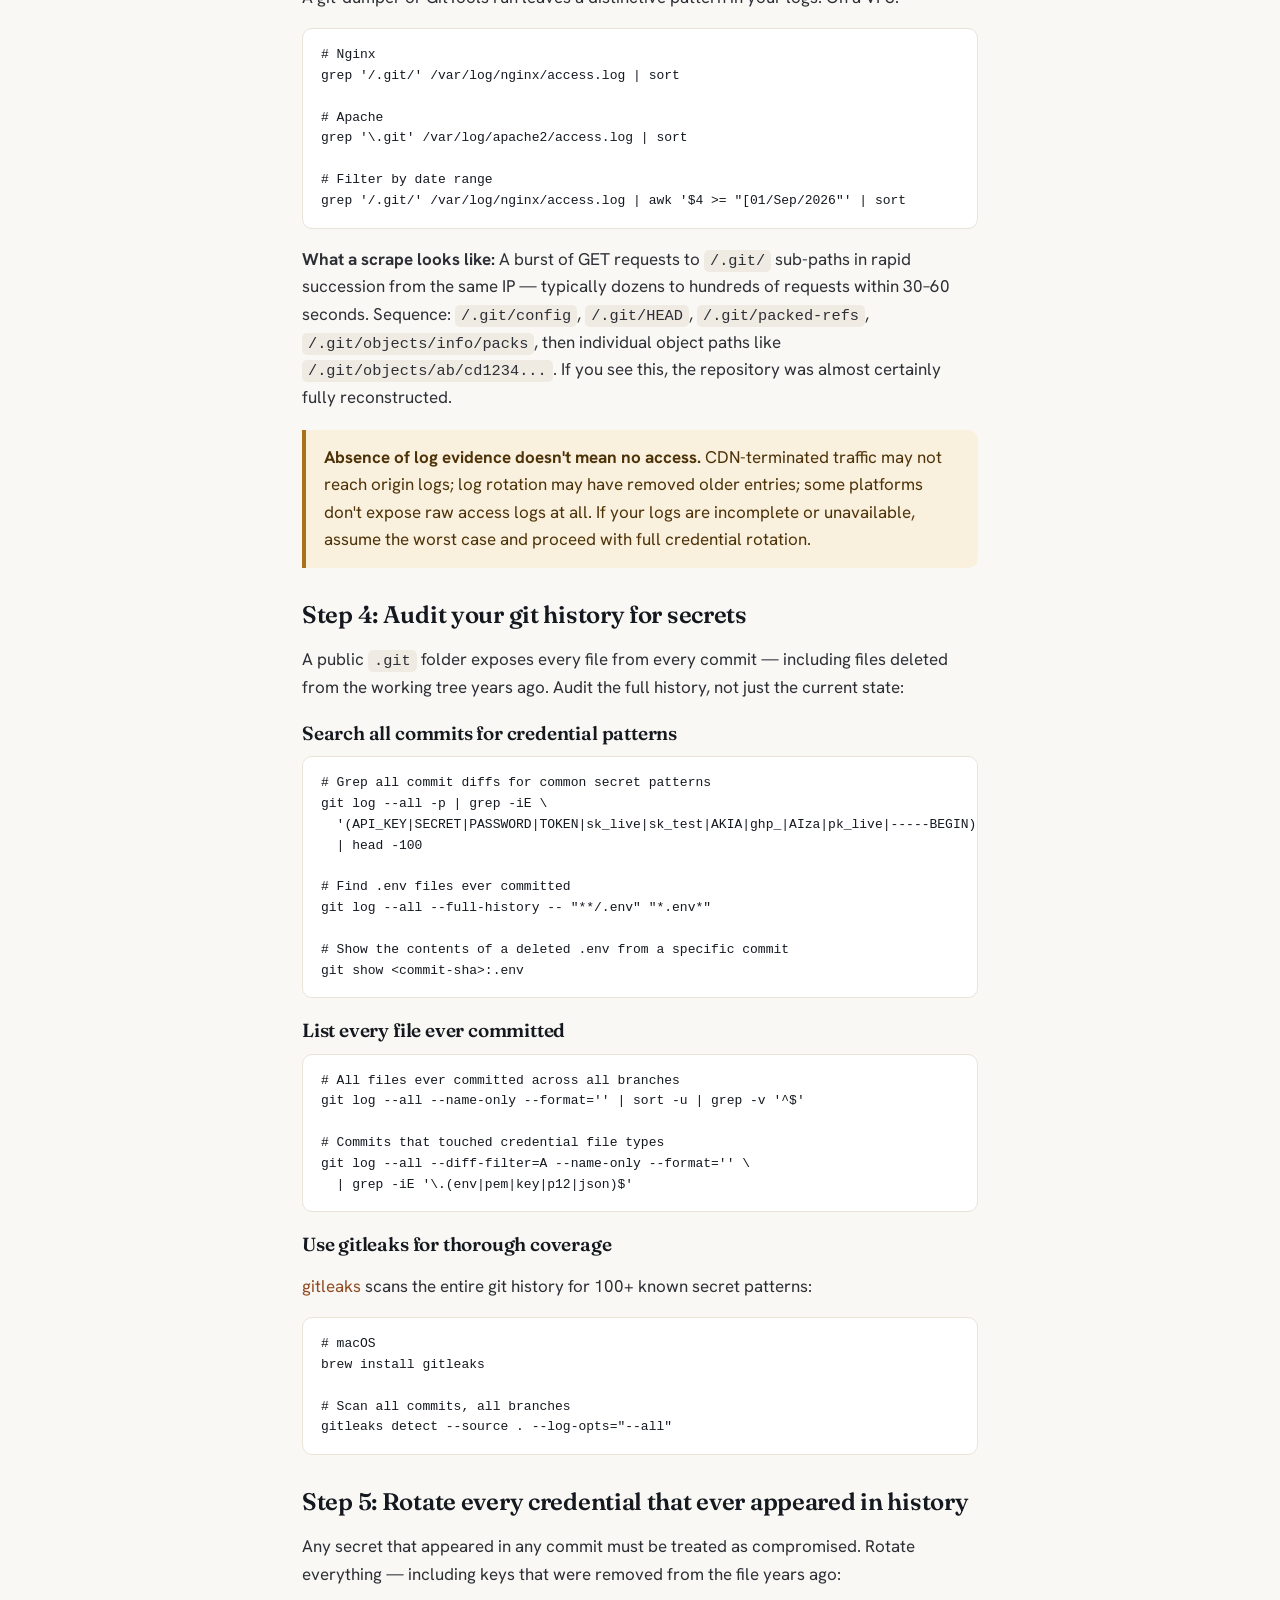
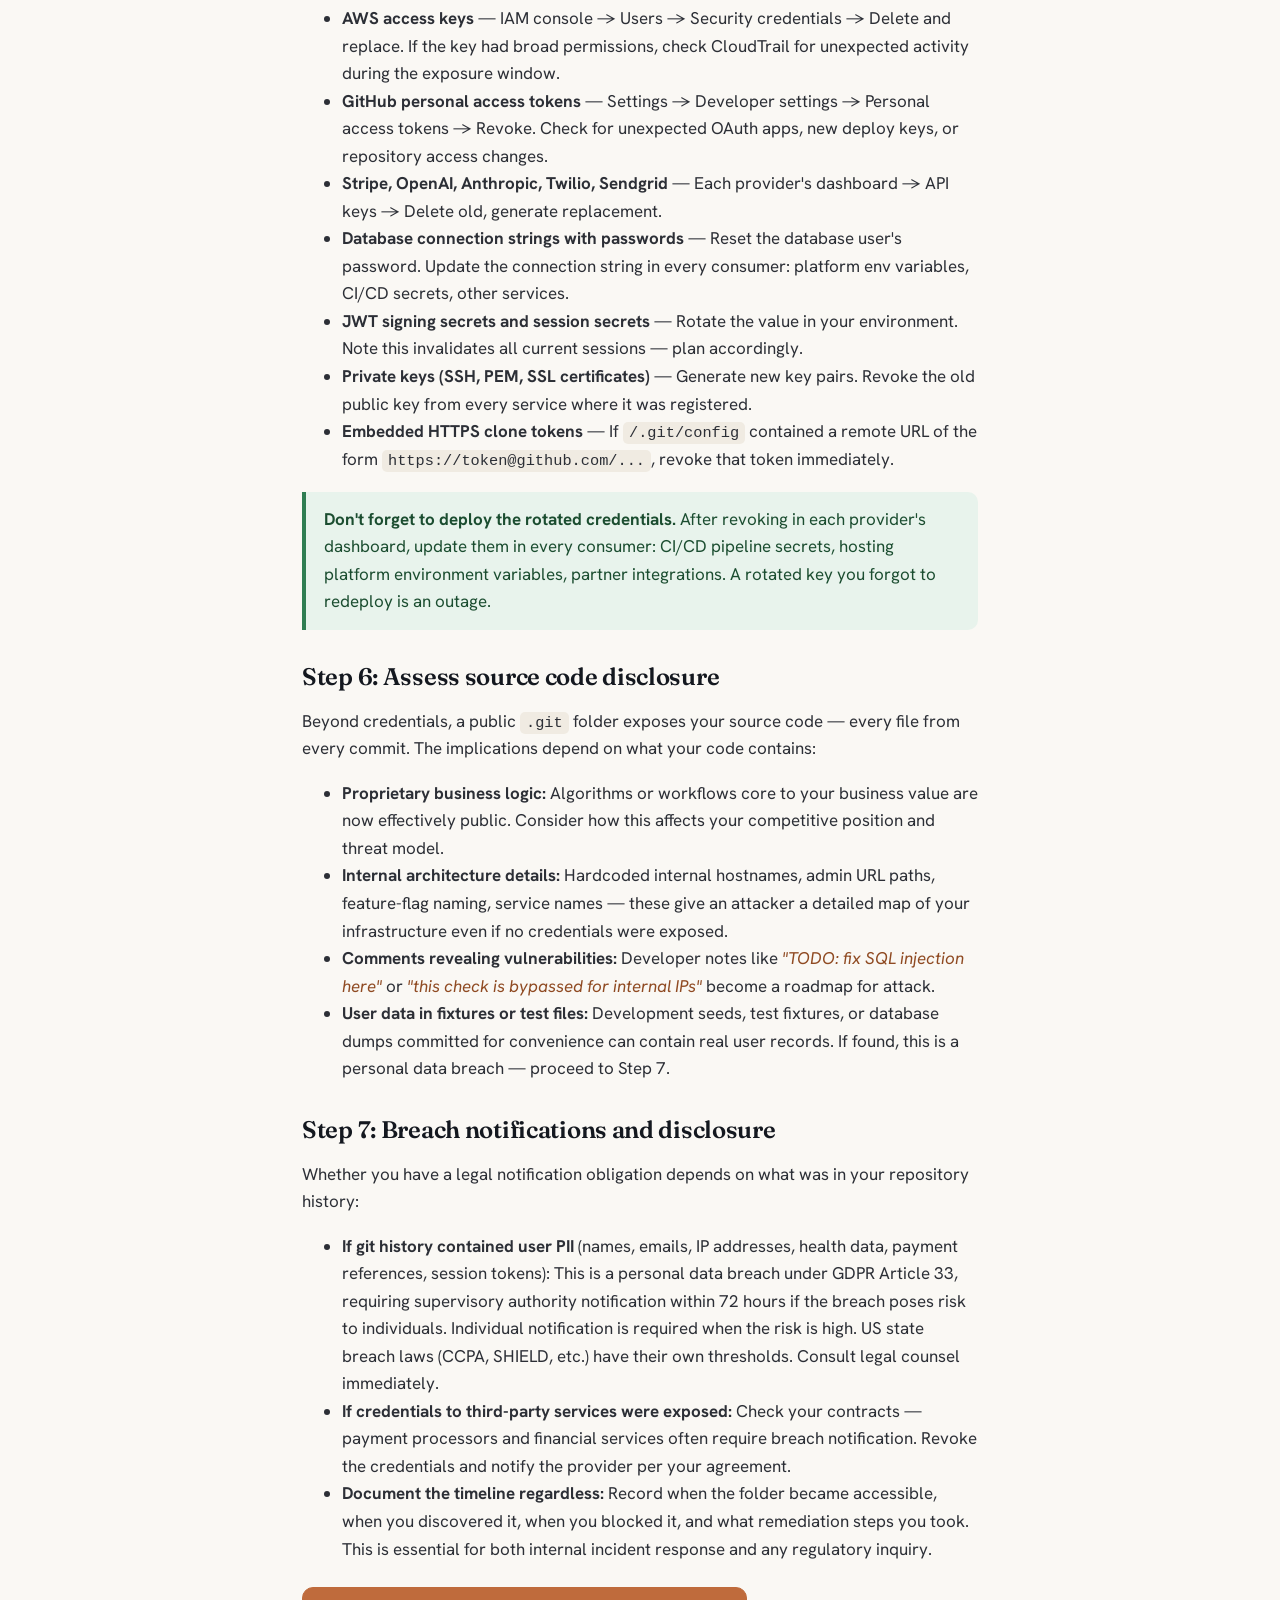
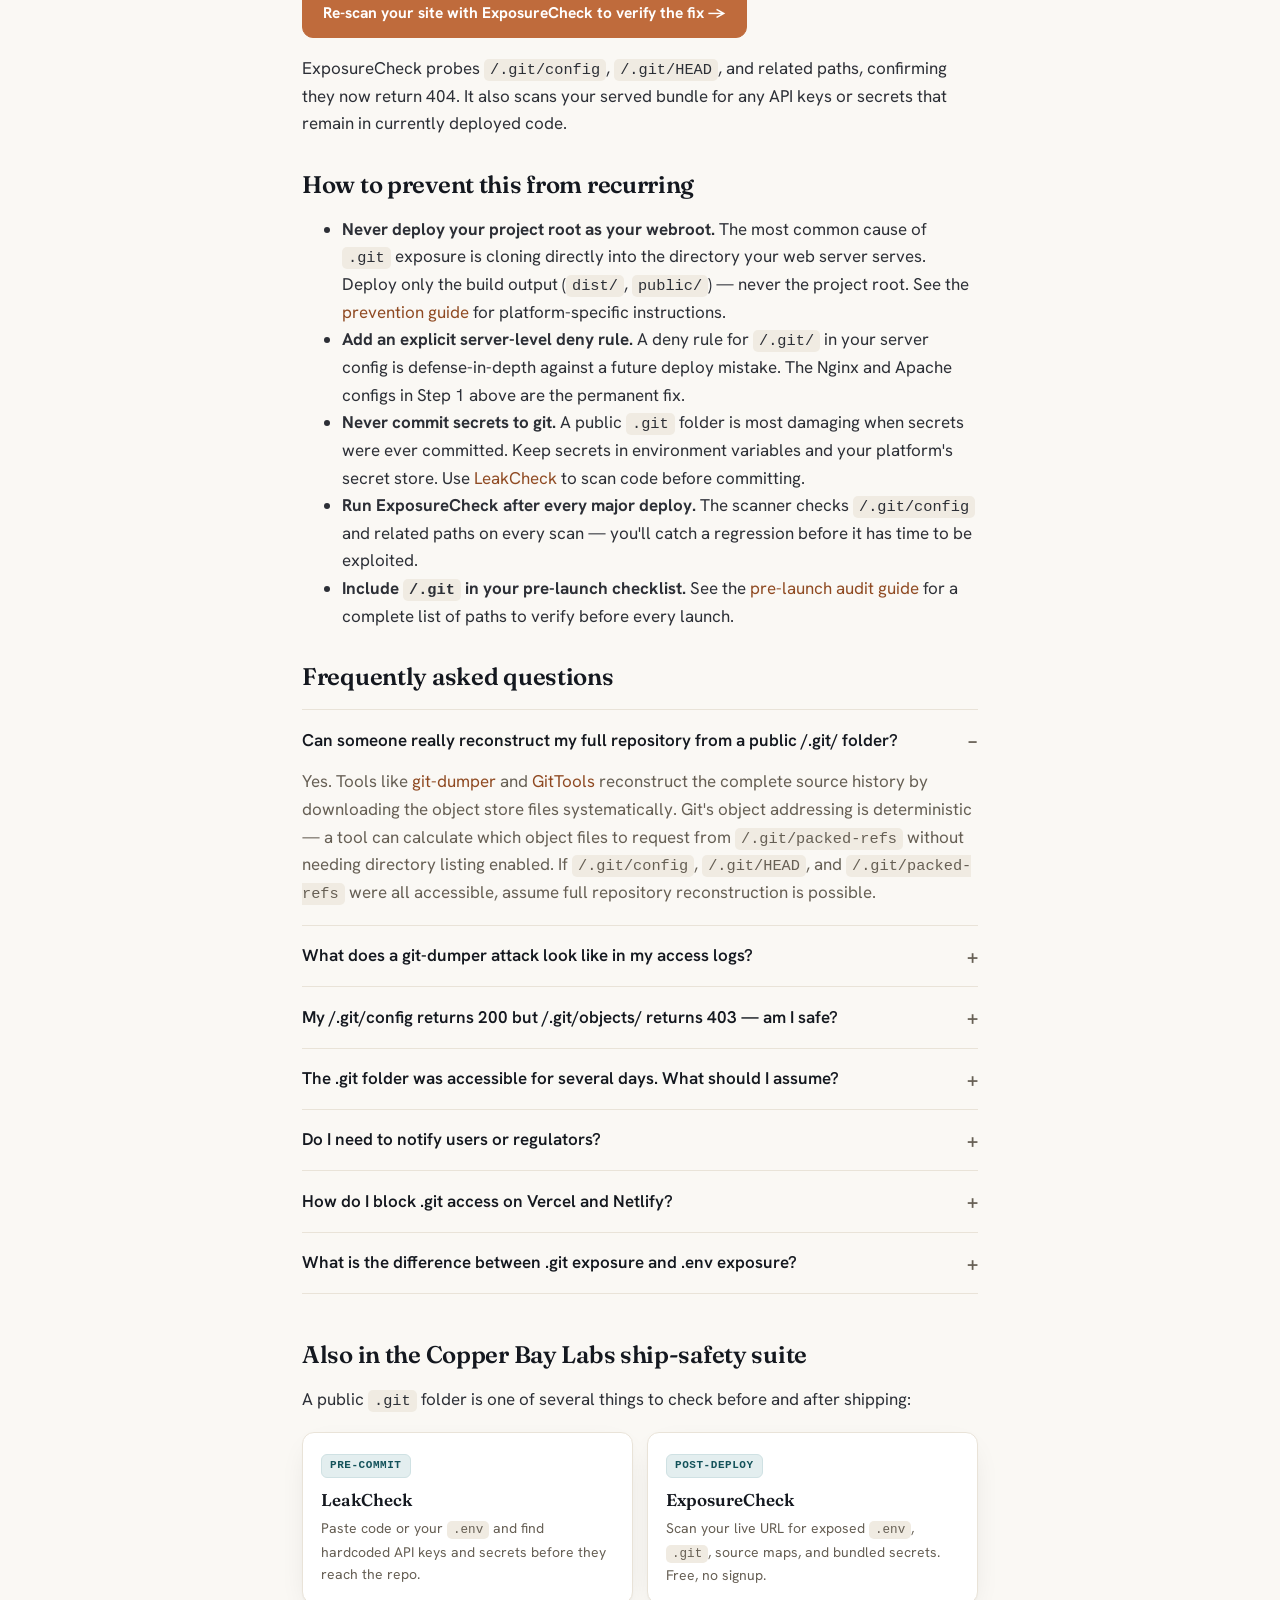
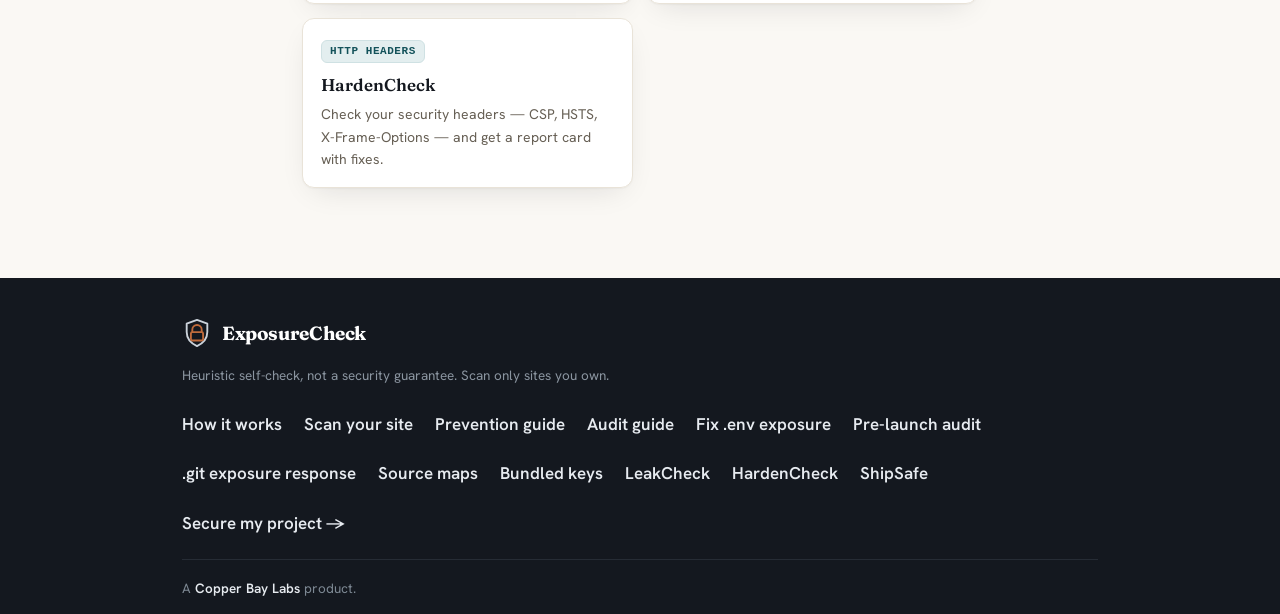
<file: guides/git-folder-exposed-remediation.html>
<!doctype html>
<html lang="en">
<head>
<meta charset="utf-8">
<meta name="viewport" content="width=device-width, initial-scale=1">
<title>What to Do if Your .git Folder Was Publicly Accessible — Damage Assessment and Remediation</title>
<meta name="description" content="Step-by-step incident response for a publicly accessible .git directory: block access, check logs for scraping, audit git history for exposed secrets, rotate credentials, and assess source code disclosure risk.">
<link rel="canonical" href="https://labs.copperbaytech.com/exposurecheck/guides/git-folder-exposed-remediation.html">
<meta property="og:type" content="article">
<meta property="og:site_name" content="ExposureCheck">
<meta property="og:title" content="What to Do if Your .git Folder Was Publicly Accessible — Damage Assessment and Remediation">
<meta property="og:description" content="Block the path, check logs, rotate every secret in your history, and assess source code disclosure. Step-by-step incident response for an exposed .git directory.">
<meta property="og:url" content="https://labs.copperbaytech.com/exposurecheck/guides/git-folder-exposed-remediation.html">
<meta property="og:image" content="https://labs.copperbaytech.com/exposurecheck/og-image.png">
<meta property="og:image:width" content="1200">
<meta property="og:image:height" content="630">
<meta name="twitter:card" content="summary_large_image">
<meta name="theme-color" content="#faf8f4">
<link rel="icon" href="../favicon.svg" type="image/svg+xml">
<link rel="apple-touch-icon" href="../apple-touch-icon.png">
<link rel="preconnect" href="https://fonts.googleapis.com">
<link rel="preconnect" href="https://fonts.gstatic.com" crossorigin>
<link href="https://fonts.googleapis.com/css2?family=Fraunces:opsz,wght@9..144,500;9..144,600;9..144,700&family=Hanken+Grotesk:wght@400;500;600;700&display=swap" rel="stylesheet">
<script type="application/ld+json">
{"@context":"https://schema.org","@type":"TechArticle","headline":"What to Do if Your .git Folder Was Publicly Accessible — Damage Assessment and Remediation","description":"Step-by-step incident response guide for a publicly accessible .git directory: block access immediately, confirm which paths were reachable, review access logs for git-dumper activity, audit git history for exposed secrets, rotate all exposed credentials, and assess source code disclosure risk.","author":{"@type":"Organization","name":"Copper Bay Labs","url":"https://copperbaytech.com"},"publisher":{"@type":"Organization","name":"Copper Bay Labs","url":"https://copperbaytech.com"},"datePublished":"2026-09-05","dateModified":"2026-09-05","mainEntityOfPage":"https://labs.copperbaytech.com/exposurecheck/guides/git-folder-exposed-remediation.html","mainEntity":{"@type":"FAQPage","mainEntity":[{"@type":"Question","name":"Can someone really reconstruct my full repository from a publicly accessible /.git/ folder?","acceptedAnswer":{"@type":"Answer","text":"Yes. Tools like git-dumper and GitTools reconstruct the complete source history by downloading the object store files systematically. Git's object addressing is deterministic, so a tool can calculate which files to request from /.git/packed-refs without needing directory listing enabled. If /.git/config, /.git/HEAD, and /.git/packed-refs were all accessible, assume full repository reconstruction is possible."}},{"@type":"Question","name":"What does a git-dumper attack look like in my web server access logs?","acceptedAnswer":{"@type":"Answer","text":"A distinctive burst of GET requests to /.git/ sub-paths in rapid succession from the same IP: /.git/config, /.git/HEAD, /.git/packed-refs, /.git/objects/info/packs, then individual object files at /.git/objects/ab/cdef1234.... Dozens to hundreds of requests within a 30-60 second window. Run: grep '/.git/' /var/log/nginx/access.log | sort -k4"}},{"@type":"Question","name":"My /.git/config returns 200 but /.git/objects/ returns 403 — am I safe?","acceptedAnswer":{"@type":"Answer","text":"Not necessarily. A 403 on the objects/ directory listing doesn't prevent object download if an attacker can enumerate hashes. /.git/packed-refs lists exact SHAs for all packed objects, and tools like git-dumper request each object file directly using those SHAs — no directory listing needed. If /.git/packed-refs was accessible, treat the full repository as potentially compromised."}},{"@type":"Question","name":"The .git folder was publicly accessible for several days. What should I assume?","acceptedAnswer":{"@type":"Answer","text":"Assume the repository was fully reconstructed. Automated scanners probe /.git/config continuously across the entire IPv4 address space. A folder accessible for more than a few hours has a high probability of being found. Treat this as a confirmed disclosure: rotate every credential across your entire git history and assess source code disclosure."}},{"@type":"Question","name":"Do I need to notify my users or regulators about a .git exposure?","acceptedAnswer":{"@type":"Answer","text":"It depends on what was in your repository history. If any commit ever contained personal data about users (names, emails, addresses, payment references, health data, session tokens), the exposure is a personal data breach under GDPR (Article 33) requiring supervisory authority notification within 72 hours. US state breach laws vary. If only credentials and source code were exposed, legal requirements depend on your jurisdiction and contracts. Consult legal counsel with the specifics of what your git history contained."}},{"@type":"Question","name":"How do I block .git access on Vercel and Netlify?","acceptedAnswer":{"@type":"Answer","text":"Vercel: add to vercel.json: {\"redirects\":[{\"source\":\"/.git/:path*\",\"destination\":\"/404\",\"statusCode\":404}]}. Netlify: add to _redirects: /.git/* /404.html 404. Note that these platforms don't normally serve .git at all — exposure typically happens on VPS deployments where the project root was cloned into the webroot."}},{"@type":"Question","name":"What is the difference between .git folder exposure and .env file exposure?","acceptedAnswer":{"@type":"Answer","text":"An exposed .env reveals credentials currently active in your environment. An exposed .git folder can reveal every credential that ever appeared in any commit — including keys rotated months ago. It also leaks your full source code history, including deleted files, comments, and internal architecture details. The remediation scope is broader: you must audit the entire git history, not just the current state of your code."}}]}}
</script>
<link rel="stylesheet" href="../styles.css?v=1">
<style>
  .doc .lede{font-size:clamp(17px,2.3vw,20px);color:var(--muted)}
  .doc h2{scroll-margin-top:80px}
  .doc h3{font-family:"Fraunces",Georgia,serif;font-weight:600;font-size:19px;margin:22px 0 6px;letter-spacing:-.01em}
  .toc{display:flex;flex-wrap:wrap;gap:10px;margin:22px 0 6px;padding:0;list-style:none}
  .toc a{display:inline-block;background:var(--surface);border:1px solid var(--line);border-radius:999px;padding:7px 14px;font-size:14px;font-weight:600;color:var(--muted)}
  .toc a:hover{border-color:var(--bay);color:var(--ink);text-decoration:none}
  .callout.warn-callout{background:var(--fail-bg);border-left-color:var(--fail);color:#5e2019}
  .callout.tip-callout{background:var(--pass-bg);border-left-color:var(--pass);color:#1b4d30}
  .callout.note-callout{background:var(--warn-bg);border-left-color:var(--warn);color:#4d3208}
  .doc code.inline{font-family:ui-monospace,Menlo,Consolas,monospace;font-size:.9em;background:var(--line-2);padding:2px 6px;border-radius:5px}
  pre{background:var(--surface);border:1px solid var(--line);border-radius:10px;padding:16px 18px;overflow-x:auto;font-family:ui-monospace,Menlo,Consolas,monospace;font-size:13px;line-height:1.6;margin:12px 0}
  pre code{background:none;padding:0;font-size:inherit}
  .scope-table{width:100%;border-collapse:collapse;margin:16px 0;font-size:14px}
  .scope-table th{text-align:left;padding:10px 12px;background:var(--surface);border-bottom:2px solid var(--line);font-weight:600;font-family:"Hanken Grotesk",sans-serif}
  .scope-table td{padding:9px 12px;border-bottom:1px solid var(--line);vertical-align:top}
  .scope-table tr:last-child td{border-bottom:none}
  .scope-table code{font-family:ui-monospace,Menlo,Consolas,monospace;font-size:12px;background:var(--line-2);padding:2px 5px;border-radius:4px}
  .sev-critical{display:inline-block;font-size:11px;font-weight:700;letter-spacing:.05em;text-transform:uppercase;padding:2px 8px;border-radius:6px;background:var(--fail-bg);color:var(--fail)}
  .sev-high{display:inline-block;font-size:11px;font-weight:700;letter-spacing:.05em;text-transform:uppercase;padding:2px 8px;border-radius:6px;background:var(--high-bg,#fff1e6);color:var(--high,#c04c00)}
  .sev-med{display:inline-block;font-size:11px;font-weight:700;letter-spacing:.05em;text-transform:uppercase;padding:2px 8px;border-radius:6px;background:var(--warn-bg);color:var(--warn)}
  .sev-low{display:inline-block;font-size:11px;font-weight:700;letter-spacing:.05em;text-transform:uppercase;padding:2px 8px;border-radius:6px;background:var(--line-2);color:var(--muted)}
  .platform-grid{display:grid;grid-template-columns:repeat(auto-fit,minmax(280px,1fr));gap:14px;margin:18px 0}
  .platform-card{background:var(--surface);border:1px solid var(--line);border-radius:12px;padding:18px 20px}
  .platform-card h3{margin:0 0 8px;font-size:16px;font-family:"Fraunces",Georgia,serif;font-weight:600}
  .platform-card p{font-size:14px;color:var(--muted);margin:8px 0 0}
  .platform-card pre{margin:10px 0 0;font-size:12.5px}
  .suite{display:grid;grid-template-columns:repeat(auto-fit,minmax(220px,1fr));gap:14px;margin:18px 0 6px}
  .suite a{display:block;background:var(--surface);border:1px solid var(--line);border-radius:12px;padding:16px 18px;box-shadow:var(--shadow);transition:box-shadow .15s,transform .15s,border-color .15s}
  .suite a:hover{text-decoration:none;box-shadow:var(--shadow-lift);transform:translateY(-2px);border-color:var(--line-2)}
  .suite .s-name{font-family:"Fraunces",serif;font-weight:600;font-size:17px;color:var(--ink);display:block;margin:0 0 4px}
  .suite p{color:var(--muted);font-size:14px;margin:0}
  .suite .s-tag{display:inline-block;margin-bottom:8px;font-family:ui-monospace,Menlo,Consolas,monospace;font-size:11px;font-weight:700;letter-spacing:.05em;text-transform:uppercase;color:var(--bay);background:var(--bay-tint,#e8f4f6);border:1px solid #cfe1e3;border-radius:6px;padding:2px 8px}
  .faq-section{margin:18px 0}
  .faq-section details{border-bottom:1px solid var(--line);padding:14px 0}
  .faq-section details:first-child{border-top:1px solid var(--line)}
  .faq-section summary{font-weight:600;cursor:pointer;list-style:none;display:flex;justify-content:space-between;align-items:center;gap:12px}
  .faq-section summary::-webkit-details-marker{display:none}
  .faq-section summary::after{content:"+";font-size:20px;color:var(--muted);flex-shrink:0}
  .faq-section details[open] summary::after{content:"\2212"}
  .faq-section details p,.faq-section details ul,.faq-section details pre{margin:12px 0 4px;color:var(--muted)}
</style>
</head>
<body>
<a class="skip" href="#main">Skip to main content</a>

<header class="masthead" role="banner">
  <div class="wrap hdr-bar">
    <a class="brand" href="../" aria-label="ExposureCheck — go to homepage">
      <svg class="mark" viewBox="0 0 64 64" aria-hidden="true">
        <path d="M32 4 54 12v18c0 14-9 24-22 30C19 54 10 44 10 30V12L32 4Z" fill="none" stroke="#13525a" stroke-width="4" stroke-linejoin="round"/>
        <path d="M22 30v-5a10 10 0 0 1 20 0v5" fill="none" stroke="#bf6b3c" stroke-width="4" stroke-linecap="round" stroke-linejoin="round"/>
        <rect x="19" y="30" width="26" height="18" rx="3" fill="none" stroke="#bf6b3c" stroke-width="4"/>
      </svg>
      <span class="wordmark">ExposureCheck</span>
    </a>
    <nav class="nav" aria-label="Primary navigation">
      <a href="../about.html">How it works</a>
      <a href="../">Scan your site</a>
      <a href="how-to-check-website-exposed-files.html">Audit guide</a>
      <a href="prevent-exposed-files-website.html">Prevention</a>
      <a href="pre-launch-exposed-files-audit.html">Pre-launch</a>
      <a href="git-folder-exposed-remediation.html" aria-current="page">After .git exposure</a>
      <a href="source-map-exposure-fix.html">Source maps</a>
      <a href="hardcoded-api-key-javascript-bundle.html">Bundled keys</a>
    </nav>
  </div>
</header>

<main id="main">
<article class="doc">
  <div class="wrap narrow">
    <p class="eyebrow" style="text-align:left">Incident response guide</p>
    <h1>What to do if your <code class="inline">.git</code> folder was publicly accessible</h1>
    <p class="lede">A publicly reachable <code class="inline">/.git/</code> directory is one of the most serious web-server misconfigurations possible. Unlike an exposed <code class="inline">.env</code> file — which leaks your current credentials — a public <code class="inline">.git</code> folder can expose every secret that ever appeared in your entire commit history, plus your full source code. This guide walks through damage assessment and complete remediation, in the right order.</p>

    <div class="callout warn-callout">
      <strong>Block the path first, then assess.</strong> Your first action is to deny all requests to <code class="inline">/.git/</code> at the server level — not to assess damage, not to rotate secrets. Block it now, then work through the steps below to understand what was exposed.
    </div>

    <ul class="toc" aria-label="On this page">
      <li><a href="#what-it-reveals">What it exposes</a></li>
      <li><a href="#step1">Step 1: Block access</a></li>
      <li><a href="#step2">Step 2: Confirm scope</a></li>
      <li><a href="#step3">Step 3: Check access logs</a></li>
      <li><a href="#step4">Step 4: Audit git history</a></li>
      <li><a href="#step5">Step 5: Rotate credentials</a></li>
      <li><a href="#step6">Step 6: Source code disclosure</a></li>
      <li><a href="#step7">Step 7: Notifications</a></li>
      <li><a href="#prevention">Prevention</a></li>
      <li><a href="#faq">FAQ</a></li>
    </ul>

    <h2 id="what-it-reveals">What a public <code class="inline">.git</code> folder actually exposes</h2>
    <p>The <code class="inline">.git</code> directory is git's internal database. Every file you have ever committed is stored inside it as a compressed binary object. When that directory is served publicly, an attacker doesn't just see your current code — they can reconstruct your full commit history using automated tools like <a href="https://github.com/arthaud/git-dumper" target="_blank" rel="noopener noreferrer">git-dumper</a> and <a href="https://github.com/internetwache/GitTools" target="_blank" rel="noopener noreferrer">GitTools</a>.</p>

    <table class="scope-table">
      <thead>
        <tr><th>Accessible path</th><th>What it contains</th><th>Risk</th></tr>
      </thead>
      <tbody>
        <tr>
          <td><code>/.git/config</code></td>
          <td>Remote URL (may embed a GitHub/GitLab token in HTTPS clone URLs), branch tracking, author configuration</td>
          <td><span class="sev-critical">Critical</span></td>
        </tr>
        <tr>
          <td><code>/.git/packed-refs</code></td>
          <td>SHA hashes for every branch and tag — the index tools use to enumerate the full object store</td>
          <td><span class="sev-high">High</span></td>
        </tr>
        <tr>
          <td><code>/.git/objects/</code></td>
          <td>The complete object store: every file from every commit as addressable binary blobs. Full source history reconstruction.</td>
          <td><span class="sev-critical">Critical</span></td>
        </tr>
        <tr>
          <td><code>/.git/logs/HEAD</code></td>
          <td>Commit log with author names, email addresses, and timestamps for every commit</td>
          <td><span class="sev-med">Medium</span></td>
        </tr>
        <tr>
          <td><code>/.git/HEAD</code></td>
          <td>Current branch name (e.g., <code>ref: refs/heads/main</code>)</td>
          <td><span class="sev-low">Low</span></td>
        </tr>
        <tr>
          <td><code>/.git/COMMIT_EDITMSG</code></td>
          <td>Most recent commit message — may reveal feature names or internal project details</td>
          <td><span class="sev-low">Low</span></td>
        </tr>
      </tbody>
    </table>

    <p>These tools don't need directory listing enabled. Once they have <code class="inline">/.git/packed-refs</code>, they calculate the exact SHA paths of every object and download them individually — a complete reconstruction from nothing but the exposed file tree.</p>

    <h2 id="step1">Step 1: Block access immediately</h2>
    <p>Deny all requests to <code class="inline">/.git/</code> at the server level before anything else.</p>

    <div class="platform-grid">
      <div class="platform-card">
        <h3>Nginx</h3>
        <pre><code>location ~ /\.git {
    deny all;
    return 404;
}
# Or block all hidden paths at once:
location ~ /\. {
    deny all;
    return 404;
}</code></pre>
        <p>Add to your <code class="inline">server {}</code> block, run <code class="inline">nginx -t</code>, then <code class="inline">nginx -s reload</code>.</p>
      </div>
      <div class="platform-card">
        <h3>Apache (.htaccess)</h3>
        <pre><code>&lt;DirectoryMatch "^/.*/\.git"&gt;
  Order allow,deny
  Deny from all
&lt;/DirectoryMatch&gt;

&lt;FilesMatch "^\.git"&gt;
  Order allow,deny
  Deny from all
&lt;/FilesMatch&gt;</code></pre>
      </div>
      <div class="platform-card">
        <h3>Vercel (vercel.json)</h3>
        <pre><code>{
  "redirects": [{
    "source": "/.git/:path*",
    "destination": "/404",
    "statusCode": 404
  }]
}</code></pre>
      </div>
      <div class="platform-card">
        <h3>Netlify (_redirects)</h3>
        <pre><code>/.git/* /404.html 404</code></pre>
        <p>Or add a <code class="inline">[[redirects]]</code> block in <code class="inline">netlify.toml</code>.</p>
      </div>
      <div class="platform-card">
        <h3>Caddy (Caddyfile)</h3>
        <pre><code>respond /.git/* 404
# Or for all hidden paths:
respond /\.* 404</code></pre>
      </div>
      <div class="platform-card">
        <h3>Cloudflare (Transform Rules)</h3>
        <p>Create a Transform Rule or Page Rule matching <code class="inline">your-site.com/.git*</code> with action "Block" or a custom 404 response. Available on all plan tiers.</p>
      </div>
    </div>

    <div class="callout tip-callout">
      <strong>Verify the block is active before continuing.</strong>
      <pre style="margin:8px 0 0"><code>curl -s -o /dev/null -w "%{http_code}" https://your-site.com/.git/config</code></pre>
      You should get 404. If you still get 200, the config has not taken effect — check for a CDN cache that needs purging.
    </div>

    <h2 id="step2">Step 2: Confirm which paths were accessible</h2>
    <p>The scope of the exposure depends on which sub-paths were reachable. Run this audit to establish what was served:</p>

    <pre><code>SITE="https://your-site.com"
for path in /.git/config /.git/HEAD /.git/packed-refs \
            /.git/info/refs /.git/objects/info/packs \
            /.git/logs/HEAD /.git/COMMIT_EDITMSG; do
  code=$(curl -s -o /dev/null -w "%{http_code}" --max-time 5 "$SITE$path")
  echo "$code  $path"
done</code></pre>

    <ul>
      <li><strong>200 on <code class="inline">/.git/config</code> only:</strong> Remote URL and config exposed. Serious, but full reconstruction requires <code class="inline">packed-refs</code> — less certain.</li>
      <li><strong>200 on <code class="inline">/.git/packed-refs</code> or <code class="inline">/.git/objects/info/packs</code>:</strong> Full repository reconstruction was possible. Assume it happened if accessible for more than a few minutes.</li>
      <li><strong>All 404 (after block):</strong> Block is active. Now review access logs to determine what was fetched before the block was added.</li>
    </ul>

    <h2 id="step3">Step 3: Check access logs for signs of scraping</h2>
    <p>A git-dumper or GitTools run leaves a distinctive pattern in your logs. On a VPS:</p>

    <pre><code># Nginx
grep '/.git/' /var/log/nginx/access.log | sort

# Apache
grep '\.git' /var/log/apache2/access.log | sort

# Filter by date range
grep '/.git/' /var/log/nginx/access.log | awk '$4 >= "[01/Sep/2026"' | sort</code></pre>

    <p><strong>What a scrape looks like:</strong> A burst of GET requests to <code class="inline">/.git/</code> sub-paths in rapid succession from the same IP — typically dozens to hundreds of requests within 30–60 seconds. Sequence: <code class="inline">/.git/config</code>, <code class="inline">/.git/HEAD</code>, <code class="inline">/.git/packed-refs</code>, <code class="inline">/.git/objects/info/packs</code>, then individual object paths like <code class="inline">/.git/objects/ab/cd1234...</code>. If you see this, the repository was almost certainly fully reconstructed.</p>

    <div class="callout note-callout">
      <strong>Absence of log evidence doesn't mean no access.</strong> CDN-terminated traffic may not reach origin logs; log rotation may have removed older entries; some platforms don't expose raw access logs at all. If your logs are incomplete or unavailable, assume the worst case and proceed with full credential rotation.
    </div>

    <h2 id="step4">Step 4: Audit your git history for secrets</h2>
    <p>A public <code class="inline">.git</code> folder exposes every file from every commit — including files deleted from the working tree years ago. Audit the full history, not just the current state:</p>

    <h3>Search all commits for credential patterns</h3>
    <pre><code># Grep all commit diffs for common secret patterns
git log --all -p | grep -iE \
  '(API_KEY|SECRET|PASSWORD|TOKEN|sk_live|sk_test|AKIA|ghp_|AIza|pk_live|-----BEGIN)' \
  | head -100

# Find .env files ever committed
git log --all --full-history -- "**/.env" "*.env*"

# Show the contents of a deleted .env from a specific commit
git show &lt;commit-sha&gt;:.env</code></pre>

    <h3>List every file ever committed</h3>
    <pre><code># All files ever committed across all branches
git log --all --name-only --format='' | sort -u | grep -v '^$'

# Commits that touched credential file types
git log --all --diff-filter=A --name-only --format='' \
  | grep -iE '\.(env|pem|key|p12|json)$'</code></pre>

    <h3>Use gitleaks for thorough coverage</h3>
    <p><a href="https://github.com/gitleaks/gitleaks" target="_blank" rel="noopener noreferrer">gitleaks</a> scans the entire git history for 100+ known secret patterns:</p>
    <pre><code># macOS
brew install gitleaks

# Scan all commits, all branches
gitleaks detect --source . --log-opts="--all"</code></pre>

    <h2 id="step5">Step 5: Rotate every credential that ever appeared in history</h2>
    <p>Any secret that appeared in any commit must be treated as compromised. Rotate everything — including keys that were removed from the file years ago:</p>
    <ul>
      <li><strong>AWS access keys</strong> — IAM console → Users → Security credentials → Delete and replace. If the key had broad permissions, check CloudTrail for unexpected activity during the exposure window.</li>
      <li><strong>GitHub personal access tokens</strong> — Settings → Developer settings → Personal access tokens → Revoke. Check for unexpected OAuth apps, new deploy keys, or repository access changes.</li>
      <li><strong>Stripe, OpenAI, Anthropic, Twilio, Sendgrid</strong> — Each provider's dashboard → API keys → Delete old, generate replacement.</li>
      <li><strong>Database connection strings with passwords</strong> — Reset the database user's password. Update the connection string in every consumer: platform env variables, CI/CD secrets, other services.</li>
      <li><strong>JWT signing secrets and session secrets</strong> — Rotate the value in your environment. Note this invalidates all current sessions — plan accordingly.</li>
      <li><strong>Private keys (SSH, PEM, SSL certificates)</strong> — Generate new key pairs. Revoke the old public key from every service where it was registered.</li>
      <li><strong>Embedded HTTPS clone tokens</strong> — If <code class="inline">/.git/config</code> contained a remote URL of the form <code class="inline">https://token@github.com/...</code>, revoke that token immediately.</li>
    </ul>

    <div class="callout tip-callout">
      <strong>Don't forget to deploy the rotated credentials.</strong> After revoking in each provider's dashboard, update them in every consumer: CI/CD pipeline secrets, hosting platform environment variables, partner integrations. A rotated key you forgot to redeploy is an outage.
    </div>

    <h2 id="step6">Step 6: Assess source code disclosure</h2>
    <p>Beyond credentials, a public <code class="inline">.git</code> folder exposes your source code — every file from every commit. The implications depend on what your code contains:</p>
    <ul>
      <li><strong>Proprietary business logic:</strong> Algorithms or workflows core to your business value are now effectively public. Consider how this affects your competitive position and threat model.</li>
      <li><strong>Internal architecture details:</strong> Hardcoded internal hostnames, admin URL paths, feature-flag naming, service names — these give an attacker a detailed map of your infrastructure even if no credentials were exposed.</li>
      <li><strong>Comments revealing vulnerabilities:</strong> Developer notes like <em>"TODO: fix SQL injection here"</em> or <em>"this check is bypassed for internal IPs"</em> become a roadmap for attack.</li>
      <li><strong>User data in fixtures or test files:</strong> Development seeds, test fixtures, or database dumps committed for convenience can contain real user records. If found, this is a personal data breach — proceed to Step 7.</li>
    </ul>

    <h2 id="step7">Step 7: Breach notifications and disclosure</h2>
    <p>Whether you have a legal notification obligation depends on what was in your repository history:</p>
    <ul>
      <li><strong>If git history contained user PII</strong> (names, emails, IP addresses, health data, payment references, session tokens): This is a personal data breach under GDPR Article 33, requiring supervisory authority notification within 72 hours if the breach poses risk to individuals. Individual notification is required when the risk is high. US state breach laws (CCPA, SHIELD, etc.) have their own thresholds. Consult legal counsel immediately.</li>
      <li><strong>If credentials to third-party services were exposed:</strong> Check your contracts — payment processors and financial services often require breach notification. Revoke the credentials and notify the provider per your agreement.</li>
      <li><strong>Document the timeline regardless:</strong> Record when the folder became accessible, when you discovered it, when you blocked it, and what remediation steps you took. This is essential for both internal incident response and any regulatory inquiry.</li>
    </ul>

    <p style="margin:24px 0 8px"><a class="btn primary" href="../">Re-scan your site with ExposureCheck to verify the fix &rarr;</a></p>
    <p>ExposureCheck probes <code class="inline">/.git/config</code>, <code class="inline">/.git/HEAD</code>, and related paths, confirming they now return 404. It also scans your served bundle for any API keys or secrets that remain in currently deployed code.</p>

    <h2 id="prevention">How to prevent this from recurring</h2>
    <ul>
      <li><strong>Never deploy your project root as your webroot.</strong> The most common cause of <code class="inline">.git</code> exposure is cloning directly into the directory your web server serves. Deploy only the build output (<code class="inline">dist/</code>, <code class="inline">public/</code>) — never the project root. See the <a href="prevent-exposed-files-website.html">prevention guide</a> for platform-specific instructions.</li>
      <li><strong>Add an explicit server-level deny rule.</strong> A deny rule for <code class="inline">/.git/</code> in your server config is defense-in-depth against a future deploy mistake. The Nginx and Apache configs in Step 1 above are the permanent fix.</li>
      <li><strong>Never commit secrets to git.</strong> A public <code class="inline">.git</code> folder is most damaging when secrets were ever committed. Keep secrets in environment variables and your platform's secret store. Use <a href="https://labs.copperbaytech.com/leakcheck/" target="_blank" rel="noopener noreferrer">LeakCheck</a> to scan code before committing.</li>
      <li><strong>Run ExposureCheck after every major deploy.</strong> The scanner checks <code class="inline">/.git/config</code> and related paths on every scan — you'll catch a regression before it has time to be exploited.</li>
      <li><strong>Include <code class="inline">/.git</code> in your pre-launch checklist.</strong> See the <a href="pre-launch-exposed-files-audit.html">pre-launch audit guide</a> for a complete list of paths to verify before every launch.</li>
    </ul>

    <h2 id="faq">Frequently asked questions</h2>
    <div class="faq-section">
      <details open>
        <summary>Can someone really reconstruct my full repository from a public /.git/ folder?</summary>
        <p>Yes. Tools like <a href="https://github.com/arthaud/git-dumper" target="_blank" rel="noopener noreferrer">git-dumper</a> and <a href="https://github.com/internetwache/GitTools" target="_blank" rel="noopener noreferrer">GitTools</a> reconstruct the complete source history by downloading the object store files systematically. Git's object addressing is deterministic — a tool can calculate which object files to request from <code class="inline">/.git/packed-refs</code> without needing directory listing enabled. If <code class="inline">/.git/config</code>, <code class="inline">/.git/HEAD</code>, and <code class="inline">/.git/packed-refs</code> were all accessible, assume full repository reconstruction is possible.</p>
      </details>
      <details>
        <summary>What does a git-dumper attack look like in my access logs?</summary>
        <p>A distinctive burst of GET requests to <code class="inline">/.git/</code> sub-paths in rapid succession from the same IP. The sequence: <code class="inline">/.git/config</code>, <code class="inline">/.git/HEAD</code>, <code class="inline">/.git/packed-refs</code>, <code class="inline">/.git/objects/info/packs</code>, then individual object files at <code class="inline">/.git/objects/ab/cdef1234...</code>. Dozens to hundreds of requests within a 30–60 second window.</p>
        <pre><code>grep '/.git/' /var/log/nginx/access.log | sort -k4</code></pre>
        <p>If you see this pattern, the repository was almost certainly fully reconstructed.</p>
      </details>
      <details>
        <summary>My /.git/config returns 200 but /.git/objects/ returns 403 — am I safe?</summary>
        <p>Not necessarily. A 403 on the <code class="inline">objects/</code> directory listing doesn't prevent object download if an attacker can enumerate hashes. <code class="inline">/.git/packed-refs</code> lists exact SHAs for all packed objects, and tools like git-dumper request each object file directly using those SHAs — no directory listing needed. If <code class="inline">/.git/packed-refs</code> was accessible, treat the full repository as potentially compromised and follow the full remediation steps.</p>
      </details>
      <details>
        <summary>The .git folder was accessible for several days. What should I assume?</summary>
        <p>Assume the repository was fully reconstructed. Automated scanners probe <code class="inline">/.git/config</code> continuously across the entire IPv4 address space. A folder accessible for more than a few hours has a high probability of being found. Treat this as a confirmed disclosure: rotate every credential across your entire git history and assess source code disclosure per Step 6.</p>
      </details>
      <details>
        <summary>Do I need to notify users or regulators?</summary>
        <p>It depends on what was in your repository history. If any commit ever contained personal data (user emails, names, addresses, session tokens, health data), this is a personal data breach under GDPR Article 33 — notify your supervisory authority within 72 hours. US state laws (CCPA, SHIELD, etc.) have their own thresholds. If only credentials and source code were exposed, requirements depend on your jurisdiction and contracts. Consult legal counsel with the specifics of what your git history contained.</p>
      </details>
      <details>
        <summary>How do I block .git access on Vercel and Netlify?</summary>
        <p><strong>Vercel</strong> — add to <code class="inline">vercel.json</code>:</p>
        <pre><code>{"redirects":[{"source":"/.git/:path*","destination":"/404","statusCode":404}]}</code></pre>
        <p><strong>Netlify</strong> — add to <code class="inline">_redirects</code>: <code class="inline">/.git/* /404.html 404</code>. Note that these platforms don't normally serve <code class="inline">.git</code> at all — exposure typically happens on VPS deployments where the project root was cloned directly into the webroot.</p>
      </details>
      <details>
        <summary>What is the difference between .git exposure and .env exposure?</summary>
        <p>An exposed <code class="inline">.env</code> reveals credentials currently active in your environment. An exposed <code class="inline">.git</code> folder can reveal every credential that ever appeared in any commit — including keys rotated months ago that you thought were no longer relevant. It also leaks your full source code history, including deleted files, internal comments, and architecture details never intended to be public. The remediation scope is broader: audit the entire git history, not just the current state of your code, and treat your source as effectively public going forward.</p>
      </details>
    </div>

    <h2 style="margin-top:48px">Also in the Copper Bay Labs ship-safety suite</h2>
    <p>A public <code class="inline">.git</code> folder is one of several things to check before and after shipping:</p>
    <div class="suite">
      <a href="https://labs.copperbaytech.com/leakcheck/" target="_blank" rel="noopener noreferrer">
        <span class="s-tag">Pre-commit</span>
        <span class="s-name">LeakCheck</span>
        <p>Paste code or your <code class="inline">.env</code> and find hardcoded API keys and secrets before they reach the repo.</p>
      </a>
      <a href="../">
        <span class="s-tag">Post-deploy</span>
        <span class="s-name">ExposureCheck</span>
        <p>Scan your live URL for exposed <code class="inline">.env</code>, <code class="inline">.git</code>, source maps, and bundled secrets. Free, no signup.</p>
      </a>
      <a href="https://labs.copperbaytech.com/hardencheck/" target="_blank" rel="noopener noreferrer">
        <span class="s-tag">HTTP headers</span>
        <span class="s-name">HardenCheck</span>
        <p>Check your security headers — CSP, HSTS, X-Frame-Options — and get a report card with fixes.</p>
      </a>
    </div>
  </div>
</article>
</main>

<footer class="footer" role="contentinfo">
  <div class="wrap foot">
    <div>
      <a class="brand small" href="../" aria-label="ExposureCheck — homepage">
        <svg class="mark" viewBox="0 0 64 64" aria-hidden="true">
          <path d="M32 4 54 12v18c0 14-9 24-22 30C19 54 10 44 10 30V12L32 4Z" fill="none" stroke="#cbd2da" stroke-width="4" stroke-linejoin="round"/>
          <path d="M22 30v-5a10 10 0 0 1 20 0v5" fill="none" stroke="#bf6b3c" stroke-width="4" stroke-linecap="round" stroke-linejoin="round"/>
          <rect x="19" y="30" width="26" height="18" rx="3" fill="none" stroke="#bf6b3c" stroke-width="4"/>
        </svg>
        <span class="wordmark">ExposureCheck</span>
      </a>
      <p class="fine">Heuristic self-check, not a security guarantee. Scan only sites you own.</p>
    </div>
    <nav class="foot-nav" aria-label="Footer navigation">
      <a href="../about.html">How it works</a>
      <a href="../">Scan your site</a>
      <a href="prevent-exposed-files-website.html">Prevention guide</a>
      <a href="how-to-check-website-exposed-files.html">Audit guide</a>
      <a href="fix-exposed-env-file.html">Fix .env exposure</a>
      <a href="pre-launch-exposed-files-audit.html">Pre-launch audit</a>
      <a href="git-folder-exposed-remediation.html">.git exposure response</a>
      <a href="source-map-exposure-fix.html">Source maps</a>
      <a href="hardcoded-api-key-javascript-bundle.html">Bundled keys</a>
      <a href="https://labs.copperbaytech.com/leakcheck/" target="_blank" rel="noopener noreferrer">LeakCheck</a>
      <a href="https://labs.copperbaytech.com/hardencheck/" target="_blank" rel="noopener noreferrer">HardenCheck</a>
      <a href="https://labs.copperbaytech.com/shipsafe/" target="_blank" rel="noopener noreferrer">ShipSafe</a>
      <a href="https://copperbaytech.com" target="_blank" rel="noopener noreferrer">Secure my project &rarr;</a>
    </nav>
  </div>
  <div class="wrap">
    <p class="madeby">A <a href="https://copperbaytech.com" target="_blank" rel="noopener noreferrer">Copper Bay Labs</a> product.</p>
  </div>
</footer>
</body>
</html>
</file>
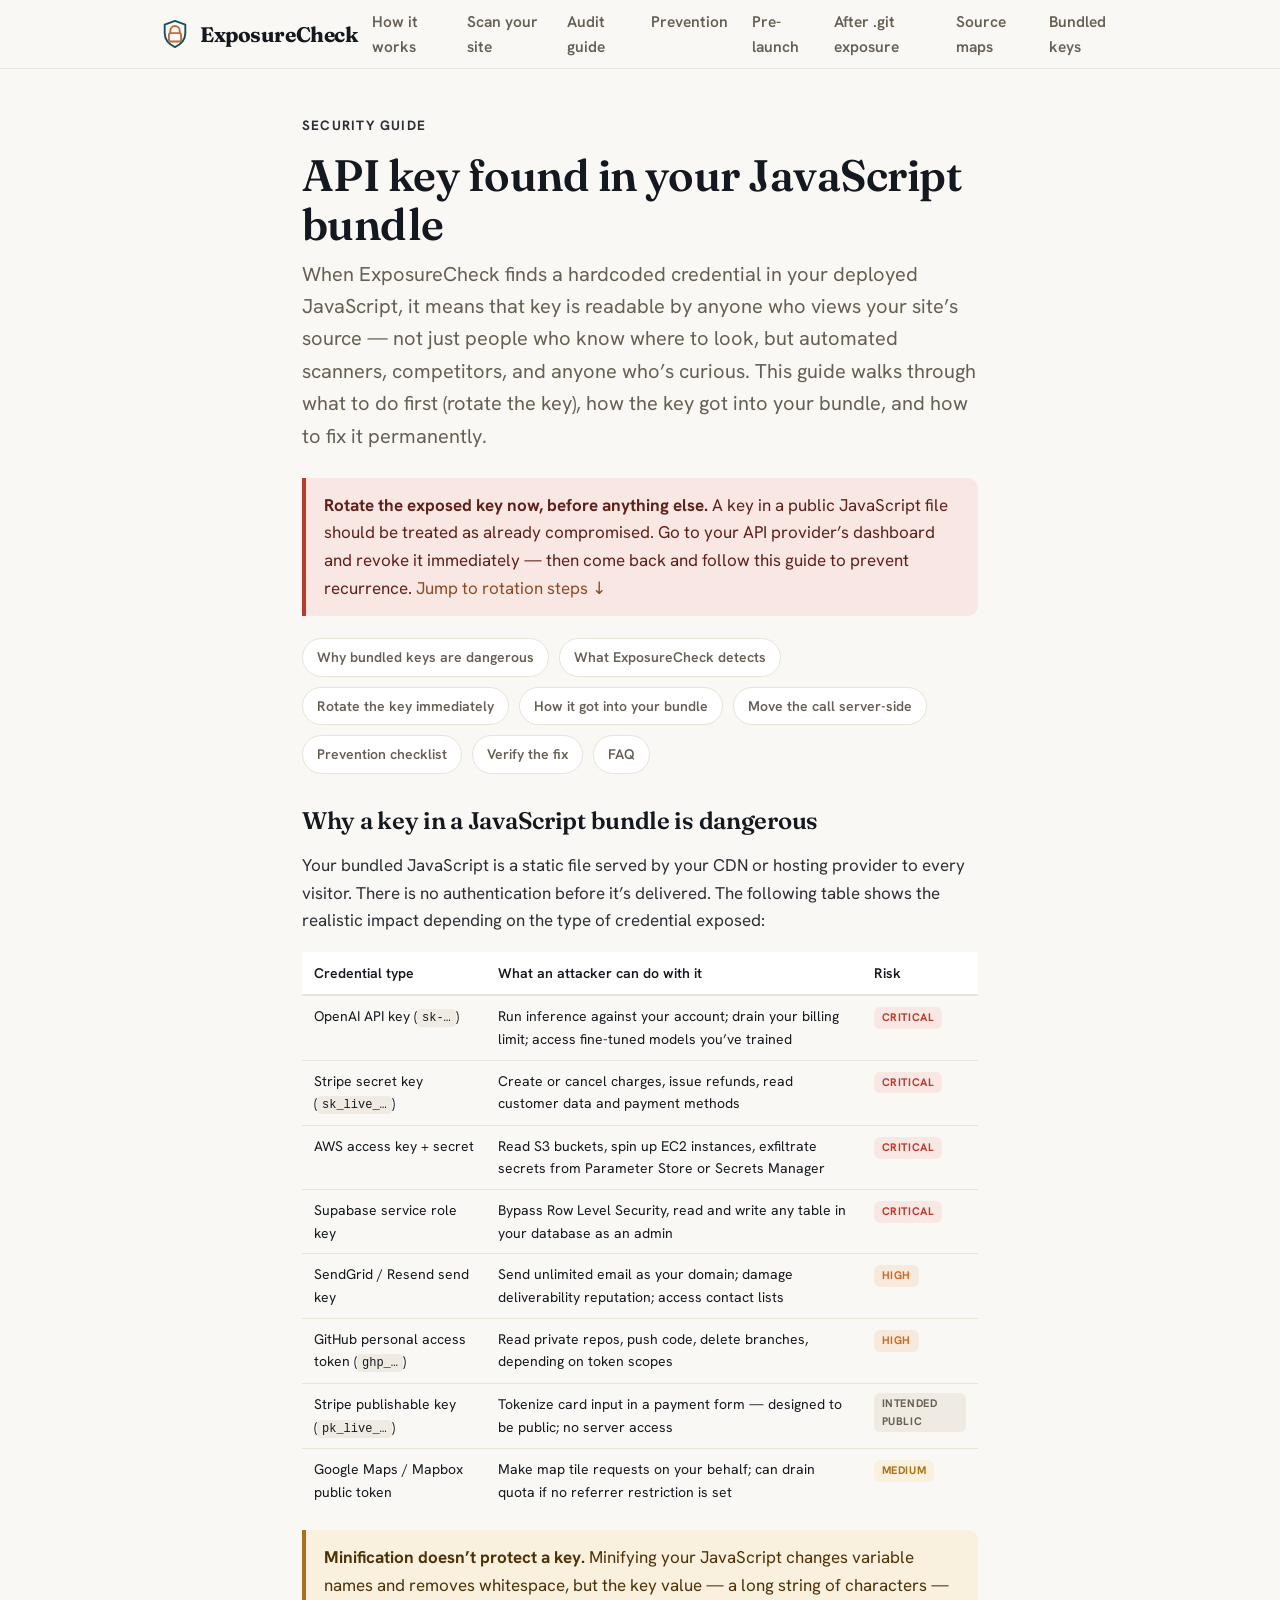
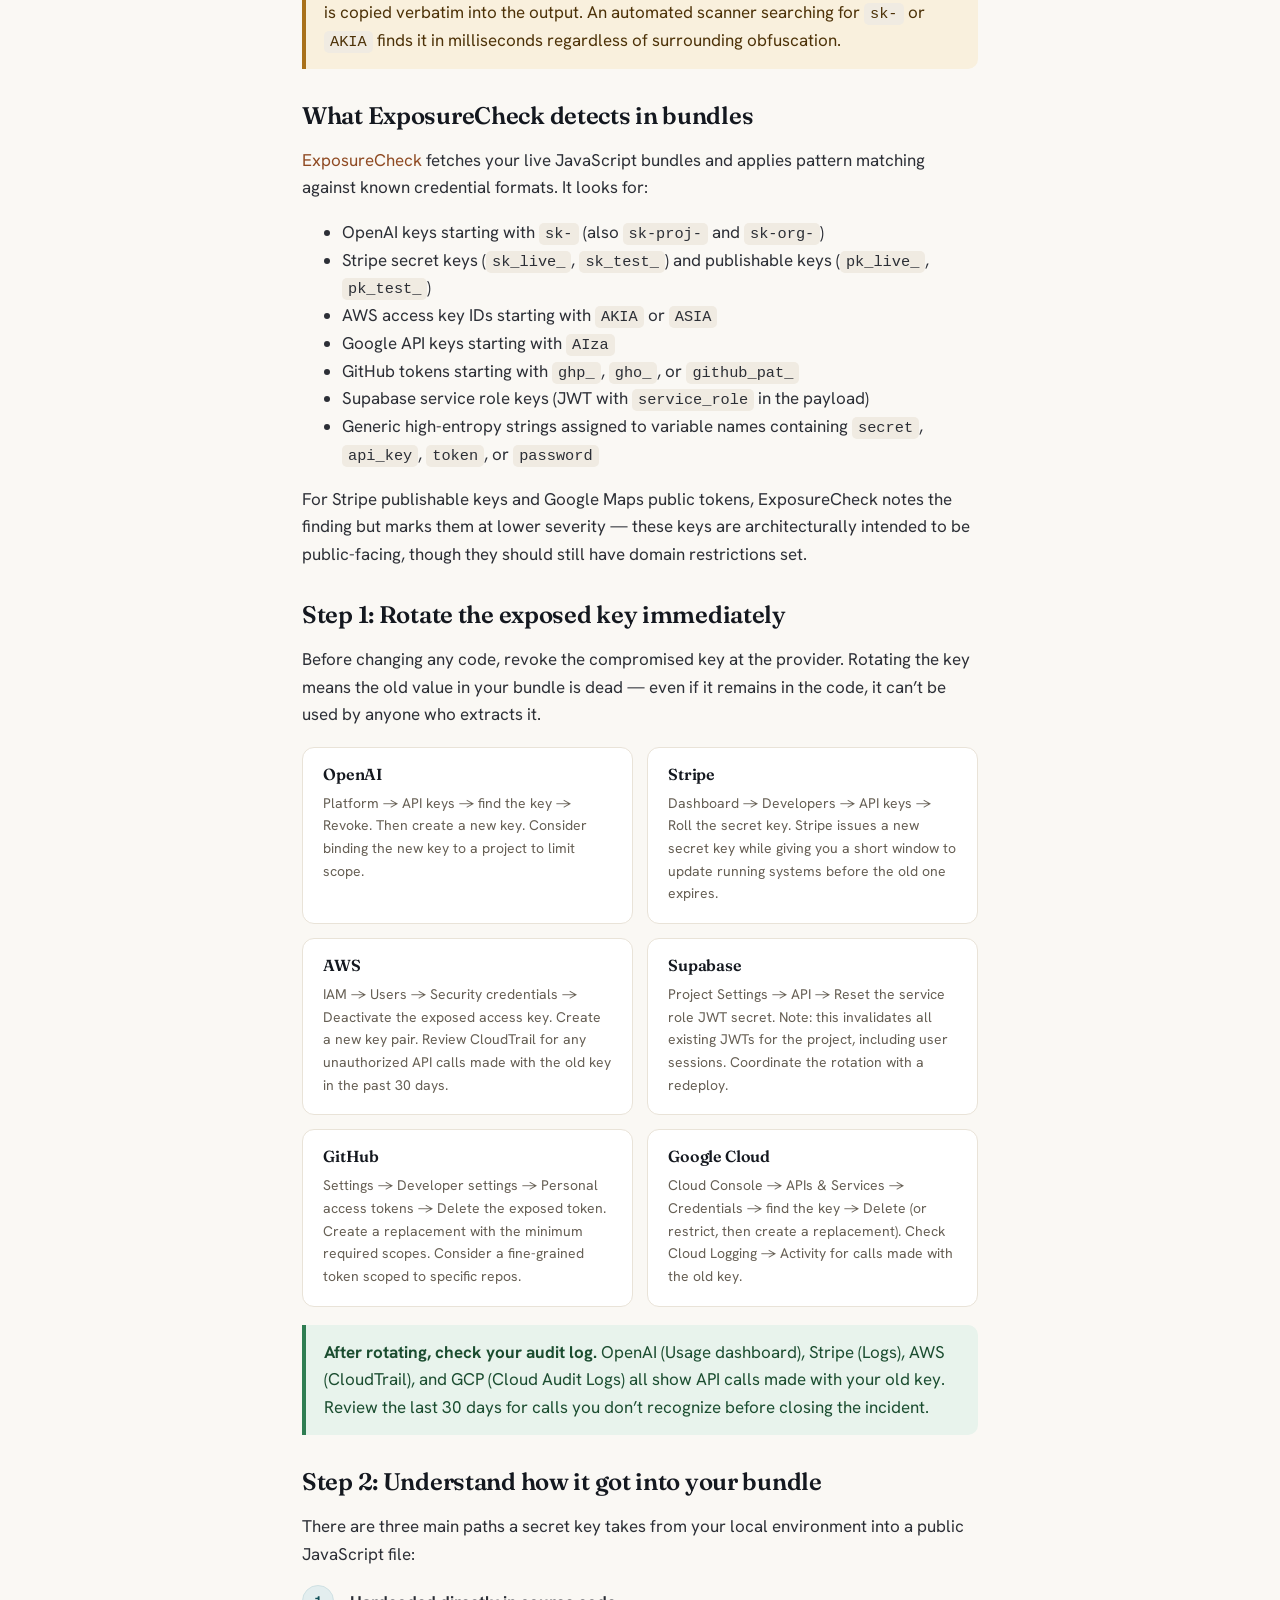
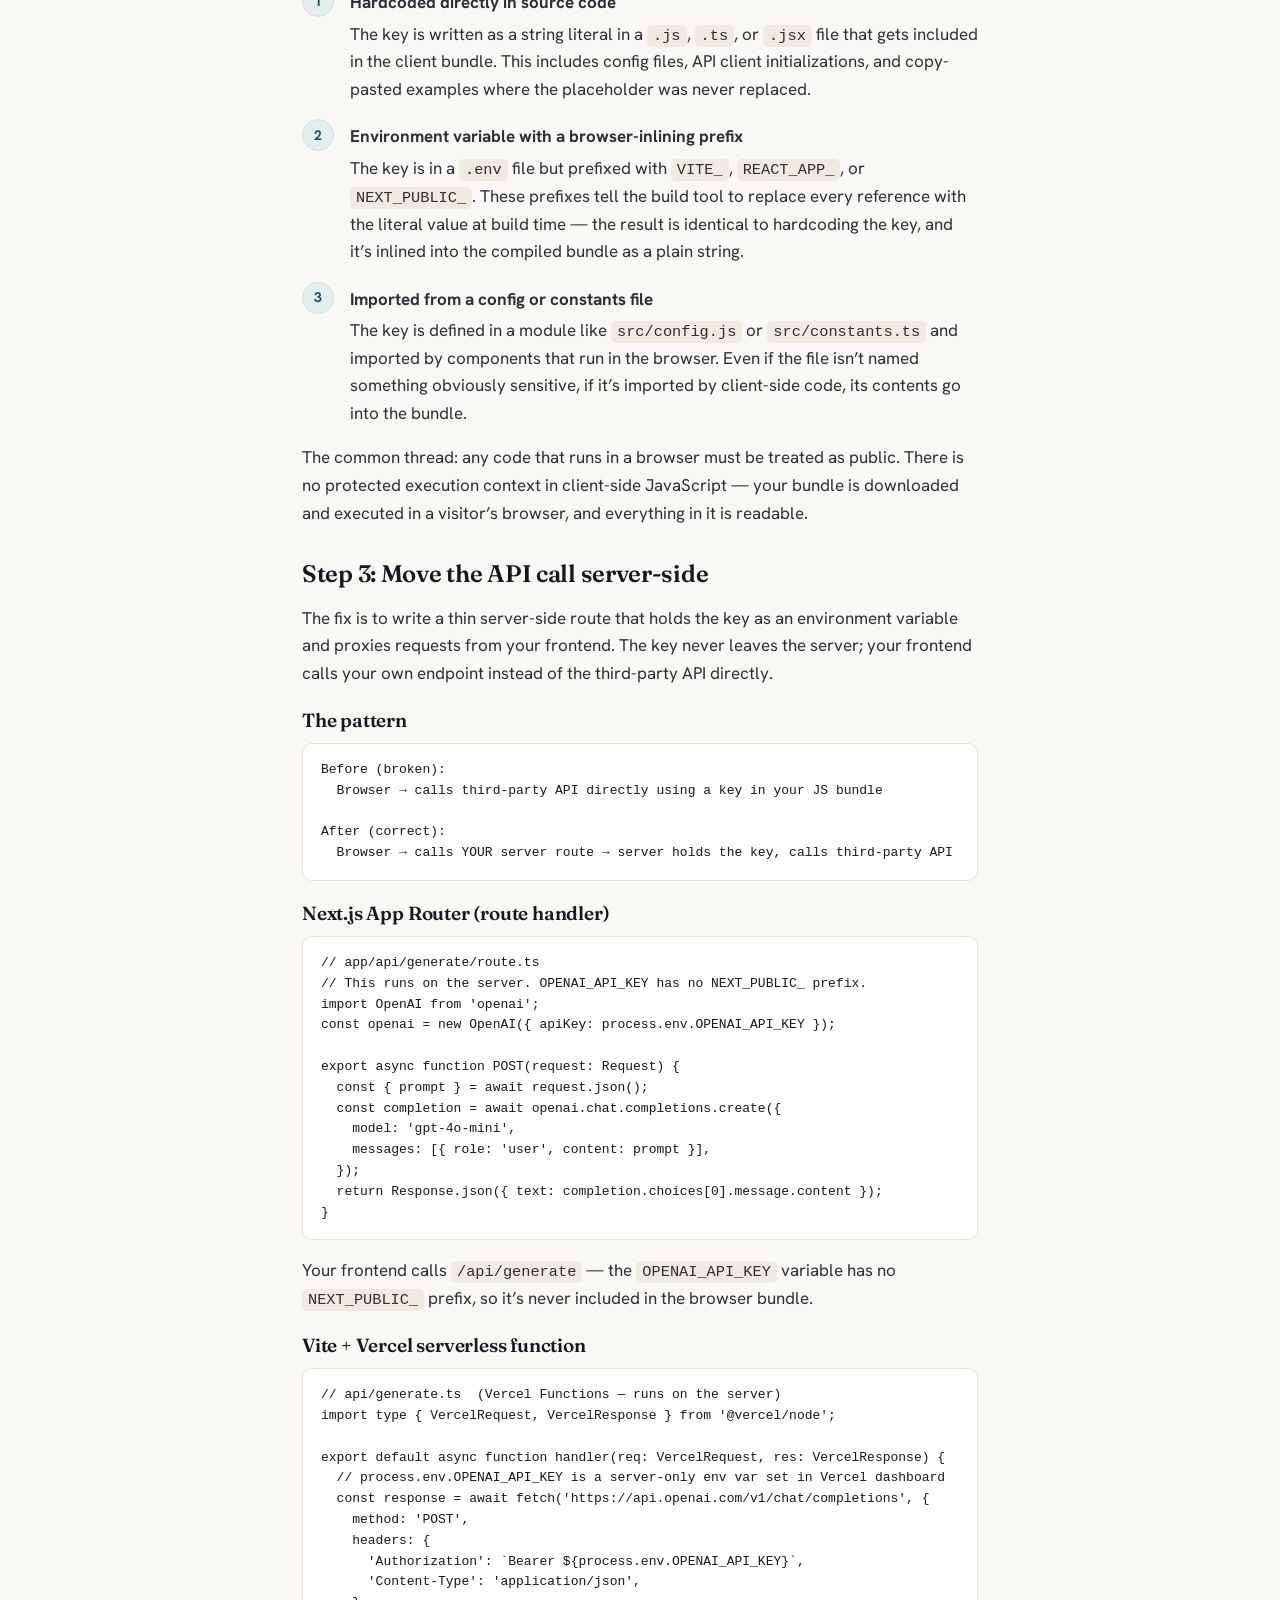
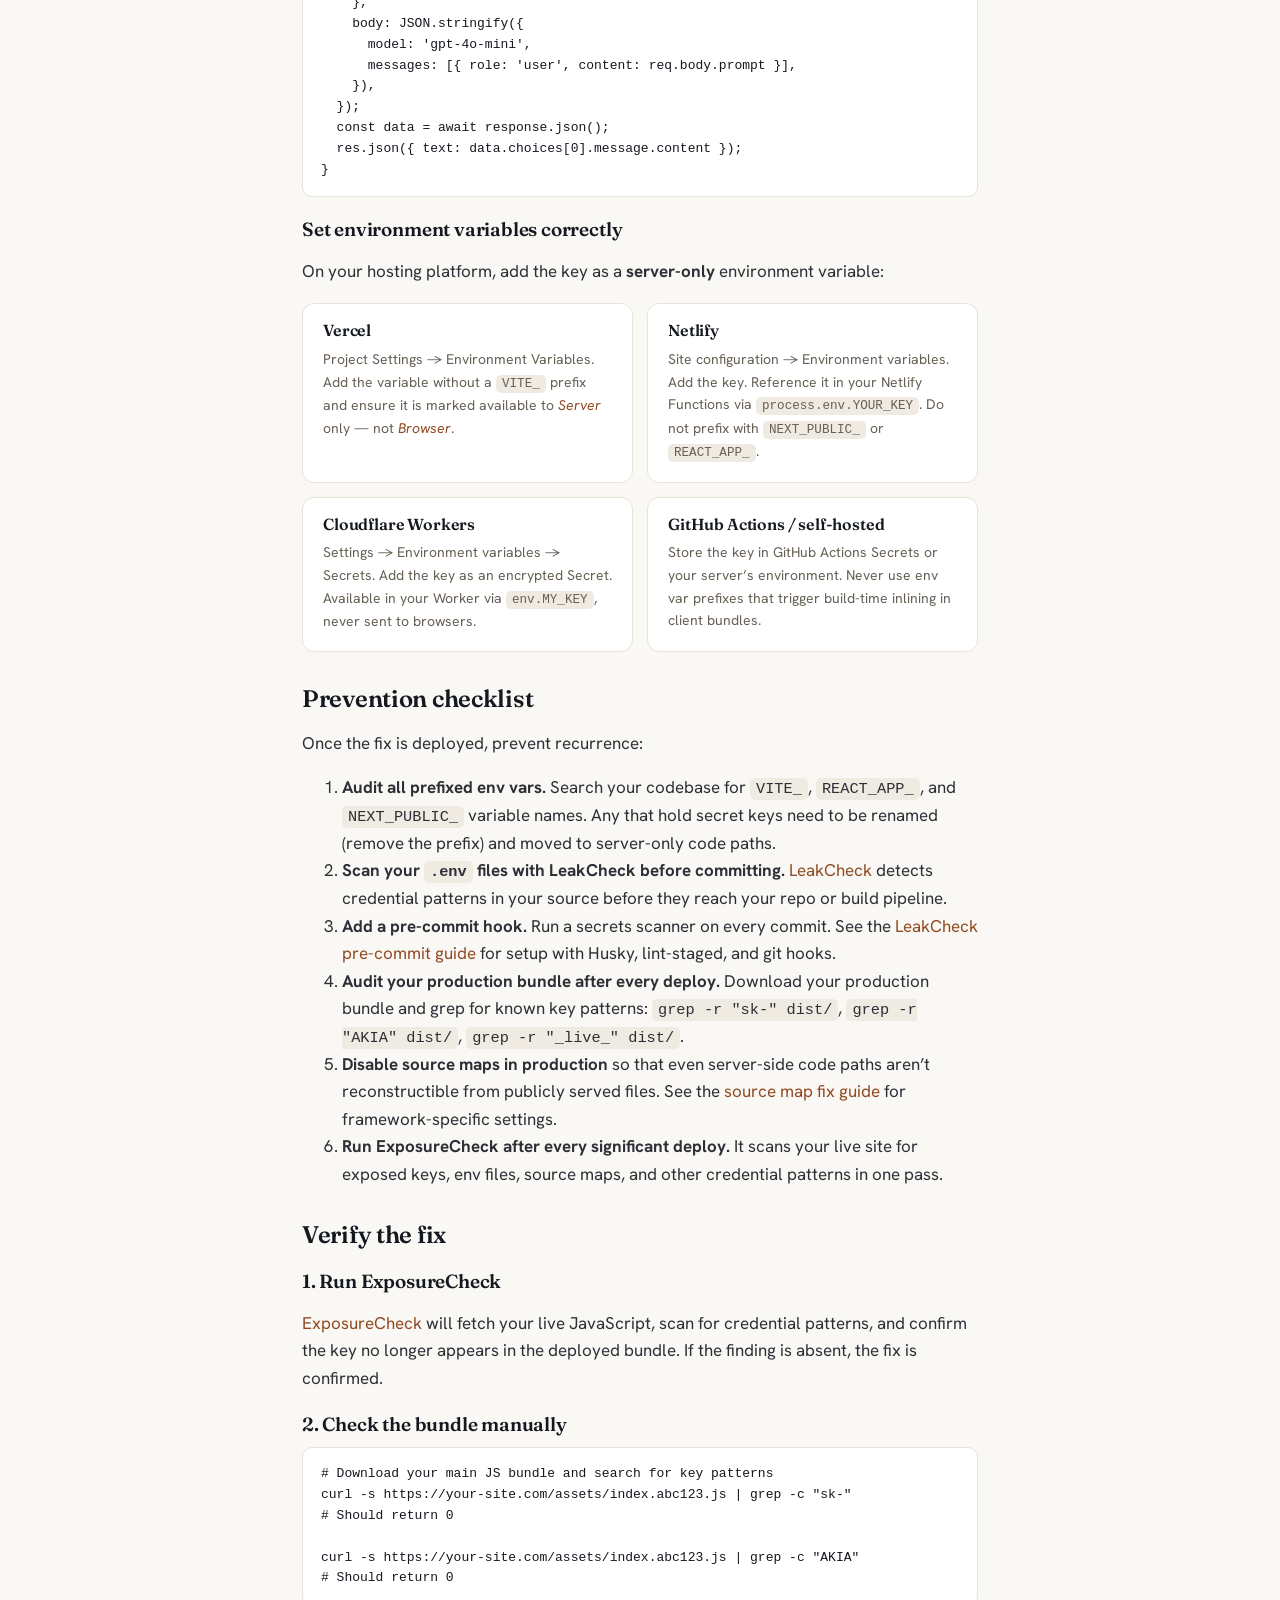
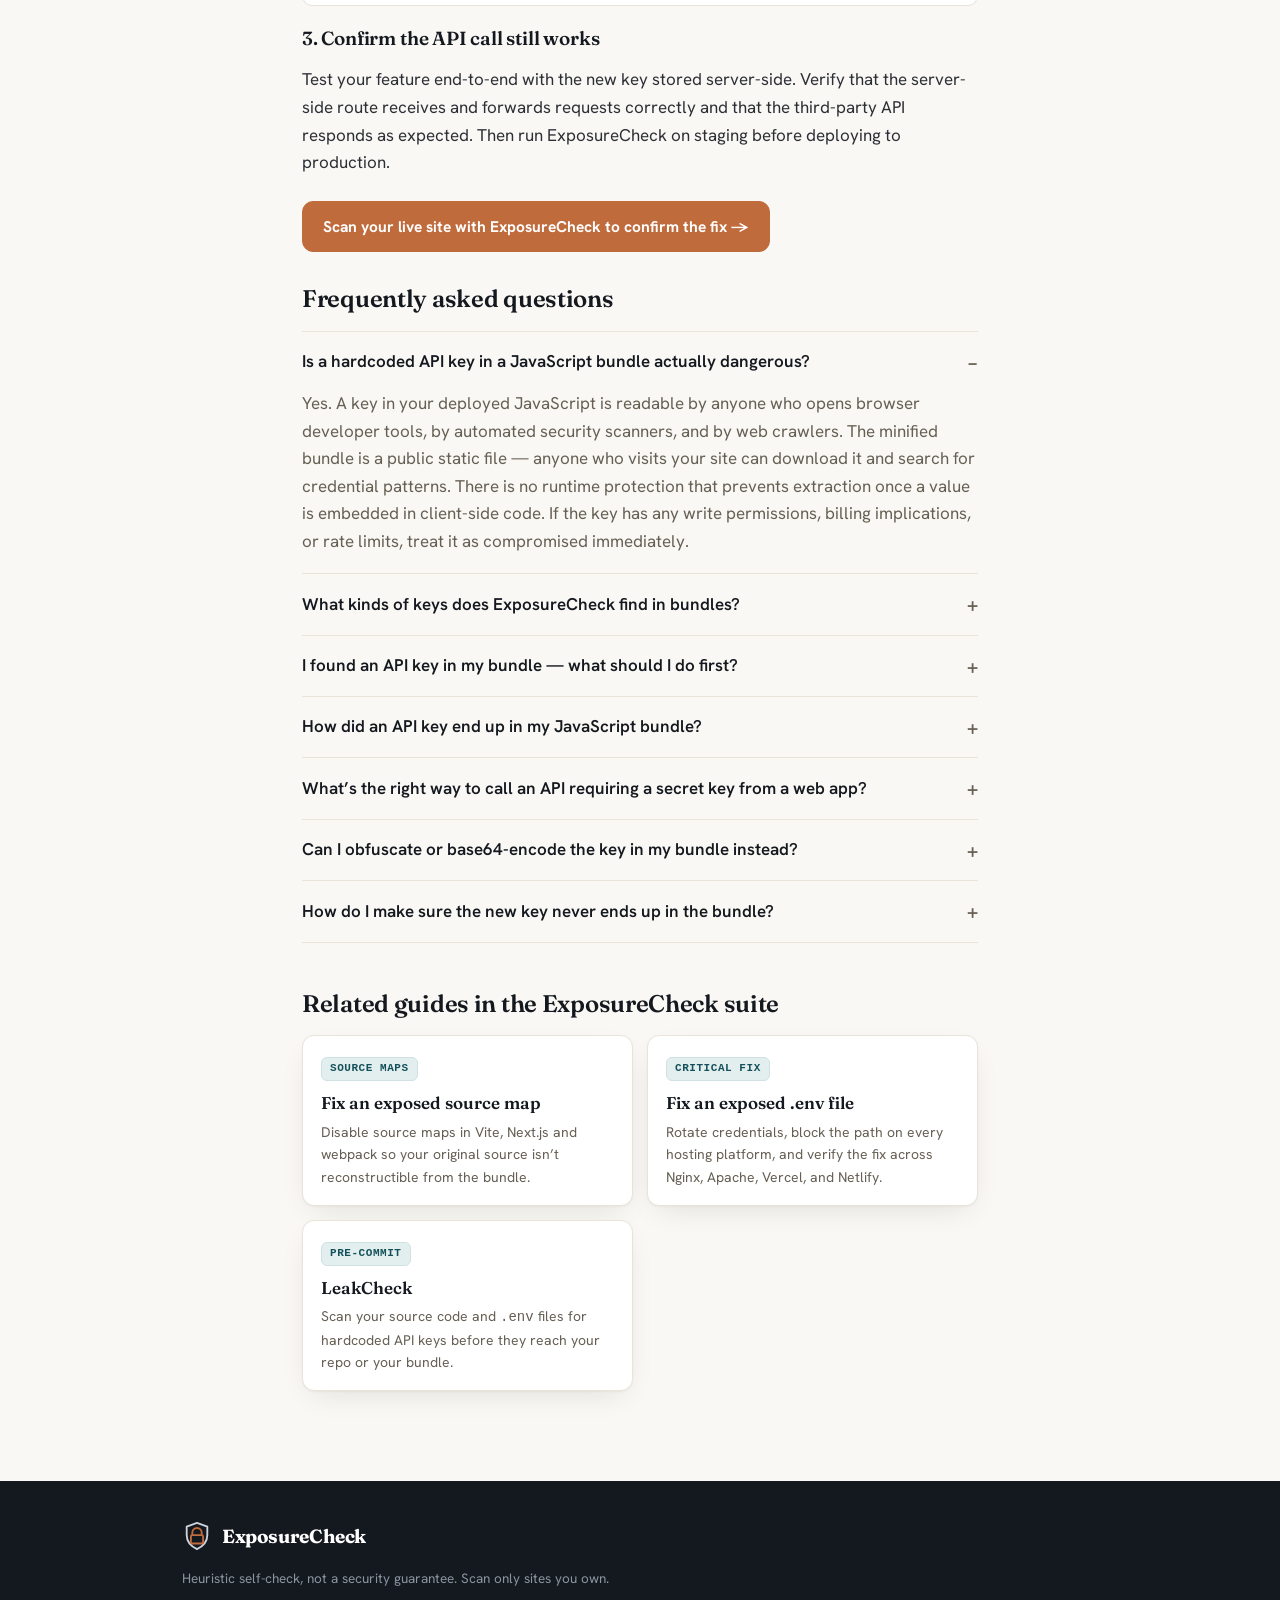
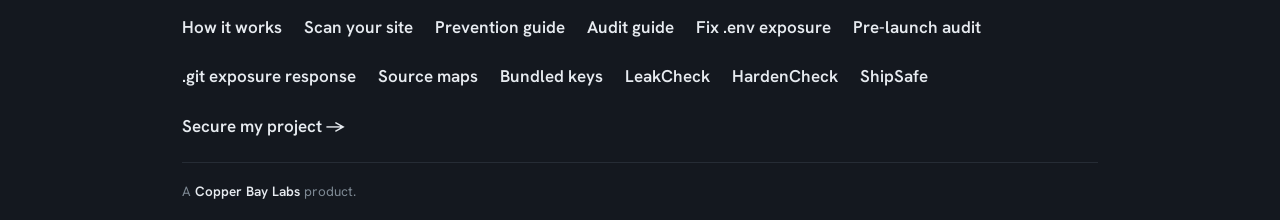
<file: guides/hardcoded-api-key-javascript-bundle.html>
<!doctype html>
<html lang="en">
<head>
<meta charset="utf-8">
<meta name="viewport" content="width=device-width, initial-scale=1">
<title>API Key Found in Your JavaScript Bundle — How to Fix It</title>
<meta name="description" content="ExposureCheck found a hardcoded API key or secret in your deployed JavaScript. Learn what to rotate first, how the key ended up in your bundle, how to move it server-side, and how to prevent it from shipping again.">
<link rel="canonical" href="https://labs.copperbaytech.com/exposurecheck/guides/hardcoded-api-key-javascript-bundle.html">
<meta property="og:type" content="article">
<meta property="og:site_name" content="ExposureCheck">
<meta property="og:title" content="API Key Found in Your JavaScript Bundle — How to Fix It">
<meta property="og:description" content="A hardcoded API key in your live JavaScript is readable by anyone who opens the Network tab. Rotate the key now, move calls server-side, and verify the fix with ExposureCheck.">
<meta property="og:url" content="https://labs.copperbaytech.com/exposurecheck/guides/hardcoded-api-key-javascript-bundle.html">
<meta property="og:image" content="https://labs.copperbaytech.com/exposurecheck/og-image.png">
<meta property="og:image:width" content="1200">
<meta property="og:image:height" content="630">
<meta name="twitter:card" content="summary_large_image">
<meta name="theme-color" content="#faf8f4">
<link rel="icon" href="../favicon.svg" type="image/svg+xml">
<link rel="apple-touch-icon" href="../apple-touch-icon.png">
<link rel="preconnect" href="https://fonts.googleapis.com">
<link rel="preconnect" href="https://fonts.gstatic.com" crossorigin>
<link href="https://fonts.googleapis.com/css2?family=Fraunces:opsz,wght@9..144,500;9..144,600;9..144,700&family=Hanken+Grotesk:wght@400;500;600;700&display=swap" rel="stylesheet">
<script type="application/ld+json">
{"@context":"https://schema.org","@type":"TechArticle","headline":"API Key Found in Your JavaScript Bundle — How to Fix It","description":"When ExposureCheck finds a hardcoded API key or secret in your deployed JavaScript bundle, it means any visitor — or automated scanner — can read that credential in plain text. This guide explains why bundled keys are dangerous, how to rotate the exposed key immediately, how it ended up in your bundle, how to move the API call server-side so the key is never exposed to browsers, and how to prevent it from shipping again.","author":{"@type":"Organization","name":"Copper Bay Labs","url":"https://copperbaytech.com"},"publisher":{"@type":"Organization","name":"Copper Bay Labs","url":"https://copperbaytech.com"},"datePublished":"2026-10-25","dateModified":"2026-10-25","mainEntityOfPage":"https://labs.copperbaytech.com/exposurecheck/guides/hardcoded-api-key-javascript-bundle.html","mainEntity":{"@type":"FAQPage","mainEntity":[{"@type":"Question","name":"Is a hardcoded API key in a JavaScript bundle actually dangerous?","acceptedAnswer":{"@type":"Answer","text":"Yes. A key in your deployed JavaScript is readable by anyone who opens browser developer tools, by automated security scanners, and by web crawlers. The minified bundle is publicly served — anyone who visits your site can download it and search for credential patterns. There is no obfuscation that protects a key embedded in client-side code. If the key has any write permissions, billing implications, or rate limits, it should be treated as compromised immediately."}},{"@type":"Question","name":"What kinds of keys does ExposureCheck find in JavaScript bundles?","acceptedAnswer":{"@type":"Answer","text":"ExposureCheck scans your deployed JavaScript for patterns that match well-known API key formats: OpenAI keys (sk-...), Stripe secret keys (sk_live_...), Stripe publishable keys (pk_live_...), AWS access key IDs (AKIA...), Google API keys (AIza...), GitHub personal access tokens (ghp_...), Supabase service role keys, and other credential patterns. It distinguishes between keys that are designed to be public (like Stripe publishable keys) and those that should never be client-side (like OpenAI keys or Stripe secret keys)."}},{"@type":"Question","name":"I just found an API key in my production bundle — what do I do first?","acceptedAnswer":{"@type":"Answer","text":"Rotate (revoke and replace) the exposed key immediately — before doing anything else, before fixing the code. Go to your API provider's dashboard, revoke the compromised key, and generate a new one. Assume the key has been seen by someone else even if you don't have evidence of misuse; many attacks are silent. Once the old key is revoked, it doesn't matter that it's still in your bundle — it's dead. Then fix the code so the new key never ends up in the bundle."}},{"@type":"Question","name":"How did an API key end up in my JavaScript bundle?","acceptedAnswer":{"@type":"Answer","text":"The three most common root causes: (1) The key is hardcoded directly in a JavaScript or TypeScript file — the most obvious case. (2) The key is in a .env file prefixed with VITE_, REACT_APP_, or NEXT_PUBLIC_ — these prefixes tell the build tool to inline the value into the browser bundle at build time, so even a value loaded from .env becomes embedded in the JavaScript. (3) The key is imported from a config file that gets included in the client bundle. Only code that runs on a server (Node.js routes, serverless functions, edge functions) can safely access secret keys."}},{"@type":"Question","name":"What's the right way to call an API that needs a secret key from a web app?","acceptedAnswer":{"@type":"Answer","text":"Write a thin server-side proxy route that holds the API key as a server-only environment variable and forwards requests from your frontend. In Next.js, this is an API Route or App Router route handler. In Vite-based apps, it's a serverless function (Vercel Functions, Netlify Functions, Cloudflare Workers). The frontend calls your own endpoint — which runs on a server where the key is never sent to the browser — and your endpoint calls the third-party API. The key stays on the server; your users never see it."}},{"@type":"Question","name":"Can I just obfuscate or base64-encode the API key in my bundle instead?","acceptedAnswer":{"@type":"Answer","text":"No. Base64 encoding and JavaScript obfuscation are not security measures for secret keys. Base64 decodes in one command. JavaScript obfuscators make code harder to read, but an attacker looking specifically for an API key will search the decoded or deobfuscated output. Any key embedded in client-side JavaScript — regardless of encoding — should be treated as publicly visible. The only fix is moving the key to code that never runs in a browser."}},{"@type":"Question","name":"How do I make sure the new key never ends up in the bundle?","acceptedAnswer":{"@type":"Answer","text":"Three steps: (1) Store the new key as a server-only environment variable — no VITE_, REACT_APP_, or NEXT_PUBLIC_ prefix. (2) Scan your .env file with LeakCheck before committing, to catch any keys before they reach your repo or build pipeline. (3) After deploying, run ExposureCheck on your live site to confirm the key is absent from the bundle. Also check that source maps are disabled so that even your server-side code paths aren't reconstructible from publicly served files."}}]}}
</script>
<link rel="stylesheet" href="../styles.css?v=1">
<style>
  .doc .lede{font-size:clamp(17px,2.3vw,20px);color:var(--muted)}
  .doc h2{scroll-margin-top:80px}
  .doc h3{font-family:"Fraunces",Georgia,serif;font-weight:600;font-size:19px;margin:22px 0 6px;letter-spacing:-.01em}
  .toc{display:flex;flex-wrap:wrap;gap:10px;margin:22px 0 6px;padding:0;list-style:none}
  .toc a{display:inline-block;background:var(--surface);border:1px solid var(--line);border-radius:999px;padding:7px 14px;font-size:14px;font-weight:600;color:var(--muted)}
  .toc a:hover{border-color:var(--bay);color:var(--ink);text-decoration:none}
  .callout.warn-callout{background:var(--fail-bg);border-left-color:var(--fail);color:#5e2019}
  .callout.tip-callout{background:var(--pass-bg);border-left-color:var(--pass);color:#1b4d30}
  .callout.note-callout{background:var(--warn-bg);border-left-color:var(--warn);color:#4d3208}
  .doc code.inline{font-family:ui-monospace,Menlo,Consolas,monospace;font-size:.9em;background:var(--line-2);padding:2px 6px;border-radius:5px}
  pre{background:var(--surface);border:1px solid var(--line);border-radius:10px;padding:16px 18px;overflow-x:auto;font-family:ui-monospace,Menlo,Consolas,monospace;font-size:13px;line-height:1.6;margin:12px 0}
  pre code{background:none;padding:0;font-size:inherit}
  .framework-grid{display:grid;grid-template-columns:repeat(auto-fit,minmax(280px,1fr));gap:14px;margin:18px 0}
  .framework-card{background:var(--surface);border:1px solid var(--line);border-radius:12px;padding:18px 20px}
  .framework-card h3{margin:0 0 8px;font-size:16px;font-family:"Fraunces",Georgia,serif;font-weight:600}
  .framework-card p{font-size:14px;color:var(--muted);margin:8px 0 0}
  .framework-card pre{margin:10px 0 0;font-size:12.5px}
  .expose-table{width:100%;border-collapse:collapse;margin:16px 0;font-size:14px}
  .expose-table th{text-align:left;padding:10px 12px;background:var(--surface);border-bottom:2px solid var(--line);font-weight:600;font-family:"Hanken Grotesk",sans-serif}
  .expose-table td{padding:9px 12px;border-bottom:1px solid var(--line);vertical-align:top}
  .expose-table tr:last-child td{border-bottom:none}
  .expose-table code{font-family:ui-monospace,Menlo,Consolas,monospace;font-size:12px;background:var(--line-2);padding:2px 5px;border-radius:4px}
  .sev-critical{display:inline-block;font-size:11px;font-weight:700;letter-spacing:.05em;text-transform:uppercase;padding:2px 8px;border-radius:6px;background:var(--fail-bg);color:var(--fail)}
  .sev-high{display:inline-block;font-size:11px;font-weight:700;letter-spacing:.05em;text-transform:uppercase;padding:2px 8px;border-radius:6px;background:var(--high-bg,#fff1e6);color:var(--high,#c04c00)}
  .sev-med{display:inline-block;font-size:11px;font-weight:700;letter-spacing:.05em;text-transform:uppercase;padding:2px 8px;border-radius:6px;background:var(--warn-bg);color:var(--warn)}
  .sev-low{display:inline-block;font-size:11px;font-weight:700;letter-spacing:.05em;text-transform:uppercase;padding:2px 8px;border-radius:6px;background:var(--line-2);color:var(--muted)}
  .suite{display:grid;grid-template-columns:repeat(auto-fit,minmax(220px,1fr));gap:14px;margin:18px 0 6px}
  .suite a{display:block;background:var(--surface);border:1px solid var(--line);border-radius:12px;padding:16px 18px;box-shadow:var(--shadow);transition:box-shadow .15s,transform .15s,border-color .15s}
  .suite a:hover{text-decoration:none;box-shadow:var(--shadow-lift);transform:translateY(-2px);border-color:var(--line-2)}
  .suite .s-name{font-family:"Fraunces",serif;font-weight:600;font-size:17px;color:var(--ink);display:block;margin:0 0 4px}
  .suite p{color:var(--muted);font-size:14px;margin:0}
  .suite .s-tag{display:inline-block;margin-bottom:8px;font-family:ui-monospace,Menlo,Consolas,monospace;font-size:11px;font-weight:700;letter-spacing:.05em;text-transform:uppercase;color:var(--bay);background:var(--bay-tint,#e8f4f6);border:1px solid #cfe1e3;border-radius:6px;padding:2px 8px}
  .faq-section{margin:18px 0}
  .faq-section details{border-bottom:1px solid var(--line);padding:14px 0}
  .faq-section details:first-child{border-top:1px solid var(--line)}
  .faq-section summary{font-weight:600;cursor:pointer;list-style:none;display:flex;justify-content:space-between;align-items:center;gap:12px}
  .faq-section summary::-webkit-details-marker{display:none}
  .faq-section summary::after{content:"+";font-size:20px;color:var(--muted);flex-shrink:0}
  .faq-section details[open] summary::after{content:"\2212"}
  .faq-section details p,.faq-section details ul,.faq-section details pre{margin:12px 0 4px;color:var(--muted)}
  .steps-list{counter-reset:steps;padding:0;list-style:none;margin:12px 0}
  .steps-list li{counter-increment:steps;display:flex;gap:16px;margin-bottom:16px}
  .steps-list li::before{content:counter(steps);display:flex;align-items:center;justify-content:center;flex-shrink:0;width:30px;height:30px;border-radius:50%;background:var(--bay-tint,#e8f4f6);border:1px solid #cfe1e3;font-weight:700;font-size:14px;color:var(--bay);font-family:"Hanken Grotesk",sans-serif}
  .steps-list .step-body{flex:1;padding-top:4px}
  .steps-list .step-body strong{display:block;font-weight:700;margin-bottom:4px}
</style>
</head>
<body>
<a class="skip" href="#main">Skip to main content</a>

<header class="masthead" role="banner">
  <div class="wrap hdr-bar">
    <a class="brand" href="../" aria-label="ExposureCheck — go to homepage">
      <svg class="mark" viewBox="0 0 64 64" aria-hidden="true">
        <path d="M32 4 54 12v18c0 14-9 24-22 30C19 54 10 44 10 30V12L32 4Z" fill="none" stroke="#13525a" stroke-width="4" stroke-linejoin="round"/>
        <path d="M22 30v-5a10 10 0 0 1 20 0v5" fill="none" stroke="#bf6b3c" stroke-width="4" stroke-linecap="round" stroke-linejoin="round"/>
        <rect x="19" y="30" width="26" height="18" rx="3" fill="none" stroke="#bf6b3c" stroke-width="4"/>
      </svg>
      <span class="wordmark">ExposureCheck</span>
    </a>
    <nav class="nav" aria-label="Primary navigation">
      <a href="../about.html">How it works</a>
      <a href="../">Scan your site</a>
      <a href="how-to-check-website-exposed-files.html">Audit guide</a>
      <a href="prevent-exposed-files-website.html">Prevention</a>
      <a href="pre-launch-exposed-files-audit.html">Pre-launch</a>
      <a href="git-folder-exposed-remediation.html">After .git exposure</a>
      <a href="source-map-exposure-fix.html">Source maps</a>
      <a href="hardcoded-api-key-javascript-bundle.html" aria-current="page">Bundled keys</a>
    </nav>
  </div>
</header>

<main id="main">
<article class="doc">
  <div class="wrap narrow">
    <p class="eyebrow" style="text-align:left">Security guide</p>
    <h1>API key found in your JavaScript bundle</h1>
    <p class="lede">When ExposureCheck finds a hardcoded credential in your deployed JavaScript, it means that key is readable by anyone who views your site’s source — not just people who know where to look, but automated scanners, competitors, and anyone who’s curious. This guide walks through what to do first (rotate the key), how the key got into your bundle, and how to fix it permanently.</p>

    <div class="callout warn-callout">
      <strong>Rotate the exposed key now, before anything else.</strong> A key in a public JavaScript file should be treated as already compromised. Go to your API provider’s dashboard and revoke it immediately — then come back and follow this guide to prevent recurrence. <a href="#rotate">Jump to rotation steps &darr;</a>
    </div>

    <ul class="toc" aria-label="On this page">
      <li><a href="#why-dangerous">Why bundled keys are dangerous</a></li>
      <li><a href="#what-detects">What ExposureCheck detects</a></li>
      <li><a href="#rotate">Rotate the key immediately</a></li>
      <li><a href="#root-cause">How it got into your bundle</a></li>
      <li><a href="#fix">Move the call server-side</a></li>
      <li><a href="#prevention">Prevention checklist</a></li>
      <li><a href="#verify">Verify the fix</a></li>
      <li><a href="#faq">FAQ</a></li>
    </ul>

    <h2 id="why-dangerous">Why a key in a JavaScript bundle is dangerous</h2>
    <p>Your bundled JavaScript is a static file served by your CDN or hosting provider to every visitor. There is no authentication before it’s delivered. The following table shows the realistic impact depending on the type of credential exposed:</p>

    <table class="expose-table">
      <thead>
        <tr><th>Credential type</th><th>What an attacker can do with it</th><th>Risk</th></tr>
      </thead>
      <tbody>
        <tr>
          <td>OpenAI API key (<code>sk-…</code>)</td>
          <td>Run inference against your account; drain your billing limit; access fine-tuned models you’ve trained</td>
          <td><span class="sev-critical">Critical</span></td>
        </tr>
        <tr>
          <td>Stripe secret key (<code>sk_live_…</code>)</td>
          <td>Create or cancel charges, issue refunds, read customer data and payment methods</td>
          <td><span class="sev-critical">Critical</span></td>
        </tr>
        <tr>
          <td>AWS access key + secret</td>
          <td>Read S3 buckets, spin up EC2 instances, exfiltrate secrets from Parameter Store or Secrets Manager</td>
          <td><span class="sev-critical">Critical</span></td>
        </tr>
        <tr>
          <td>Supabase service role key</td>
          <td>Bypass Row Level Security, read and write any table in your database as an admin</td>
          <td><span class="sev-critical">Critical</span></td>
        </tr>
        <tr>
          <td>SendGrid / Resend send key</td>
          <td>Send unlimited email as your domain; damage deliverability reputation; access contact lists</td>
          <td><span class="sev-high">High</span></td>
        </tr>
        <tr>
          <td>GitHub personal access token (<code>ghp_…</code>)</td>
          <td>Read private repos, push code, delete branches, depending on token scopes</td>
          <td><span class="sev-high">High</span></td>
        </tr>
        <tr>
          <td>Stripe publishable key (<code>pk_live_…</code>)</td>
          <td>Tokenize card input in a payment form — designed to be public; no server access</td>
          <td><span class="sev-low">Intended public</span></td>
        </tr>
        <tr>
          <td>Google Maps / Mapbox public token</td>
          <td>Make map tile requests on your behalf; can drain quota if no referrer restriction is set</td>
          <td><span class="sev-med">Medium</span></td>
        </tr>
      </tbody>
    </table>

    <div class="callout note-callout">
      <strong>Minification doesn’t protect a key.</strong> Minifying your JavaScript changes variable names and removes whitespace, but the key value — a long string of characters — is copied verbatim into the output. An automated scanner searching for <code class="inline">sk-</code> or <code class="inline">AKIA</code> finds it in milliseconds regardless of surrounding obfuscation.
    </div>

    <h2 id="what-detects">What ExposureCheck detects in bundles</h2>
    <p><a href="../">ExposureCheck</a> fetches your live JavaScript bundles and applies pattern matching against known credential formats. It looks for:</p>
    <ul>
      <li>OpenAI keys starting with <code class="inline">sk-</code> (also <code class="inline">sk-proj-</code> and <code class="inline">sk-org-</code>)</li>
      <li>Stripe secret keys (<code class="inline">sk_live_</code>, <code class="inline">sk_test_</code>) and publishable keys (<code class="inline">pk_live_</code>, <code class="inline">pk_test_</code>)</li>
      <li>AWS access key IDs starting with <code class="inline">AKIA</code> or <code class="inline">ASIA</code></li>
      <li>Google API keys starting with <code class="inline">AIza</code></li>
      <li>GitHub tokens starting with <code class="inline">ghp_</code>, <code class="inline">gho_</code>, or <code class="inline">github_pat_</code></li>
      <li>Supabase service role keys (JWT with <code class="inline">service_role</code> in the payload)</li>
      <li>Generic high-entropy strings assigned to variable names containing <code class="inline">secret</code>, <code class="inline">api_key</code>, <code class="inline">token</code>, or <code class="inline">password</code></li>
    </ul>
    <p>For Stripe publishable keys and Google Maps public tokens, ExposureCheck notes the finding but marks them at lower severity — these keys are architecturally intended to be public-facing, though they should still have domain restrictions set.</p>

    <h2 id="rotate">Step 1: Rotate the exposed key immediately</h2>
    <p>Before changing any code, revoke the compromised key at the provider. Rotating the key means the old value in your bundle is dead — even if it remains in the code, it can’t be used by anyone who extracts it.</p>

    <div class="framework-grid">
      <div class="framework-card">
        <h3>OpenAI</h3>
        <p>Platform &rarr; API keys &rarr; find the key &rarr; Revoke. Then create a new key. Consider binding the new key to a project to limit scope.</p>
      </div>
      <div class="framework-card">
        <h3>Stripe</h3>
        <p>Dashboard &rarr; Developers &rarr; API keys &rarr; Roll the secret key. Stripe issues a new secret key while giving you a short window to update running systems before the old one expires.</p>
      </div>
      <div class="framework-card">
        <h3>AWS</h3>
        <p>IAM &rarr; Users &rarr; Security credentials &rarr; Deactivate the exposed access key. Create a new key pair. Review CloudTrail for any unauthorized API calls made with the old key in the past 30 days.</p>
      </div>
      <div class="framework-card">
        <h3>Supabase</h3>
        <p>Project Settings &rarr; API &rarr; Reset the service role JWT secret. Note: this invalidates all existing JWTs for the project, including user sessions. Coordinate the rotation with a redeploy.</p>
      </div>
      <div class="framework-card">
        <h3>GitHub</h3>
        <p>Settings &rarr; Developer settings &rarr; Personal access tokens &rarr; Delete the exposed token. Create a replacement with the minimum required scopes. Consider a fine-grained token scoped to specific repos.</p>
      </div>
      <div class="framework-card">
        <h3>Google Cloud</h3>
        <p>Cloud Console &rarr; APIs &amp; Services &rarr; Credentials &rarr; find the key &rarr; Delete (or restrict, then create a replacement). Check Cloud Logging &rarr; Activity for calls made with the old key.</p>
      </div>
    </div>

    <div class="callout tip-callout">
      <strong>After rotating, check your audit log.</strong> OpenAI (Usage dashboard), Stripe (Logs), AWS (CloudTrail), and GCP (Cloud Audit Logs) all show API calls made with your old key. Review the last 30 days for calls you don’t recognize before closing the incident.
    </div>

    <h2 id="root-cause">Step 2: Understand how it got into your bundle</h2>
    <p>There are three main paths a secret key takes from your local environment into a public JavaScript file:</p>

    <ol class="steps-list">
      <li>
        <div class="step-body">
          <strong>Hardcoded directly in source code</strong>
          The key is written as a string literal in a <code class="inline">.js</code>, <code class="inline">.ts</code>, or <code class="inline">.jsx</code> file that gets included in the client bundle. This includes config files, API client initializations, and copy-pasted examples where the placeholder was never replaced.
        </div>
      </li>
      <li>
        <div class="step-body">
          <strong>Environment variable with a browser-inlining prefix</strong>
          The key is in a <code class="inline">.env</code> file but prefixed with <code class="inline">VITE_</code>, <code class="inline">REACT_APP_</code>, or <code class="inline">NEXT_PUBLIC_</code>. These prefixes tell the build tool to replace every reference with the literal value at build time — the result is identical to hardcoding the key, and it’s inlined into the compiled bundle as a plain string.
        </div>
      </li>
      <li>
        <div class="step-body">
          <strong>Imported from a config or constants file</strong>
          The key is defined in a module like <code class="inline">src/config.js</code> or <code class="inline">src/constants.ts</code> and imported by components that run in the browser. Even if the file isn’t named something obviously sensitive, if it’s imported by client-side code, its contents go into the bundle.
        </div>
      </li>
    </ol>

    <p>The common thread: any code that runs in a browser must be treated as public. There is no protected execution context in client-side JavaScript — your bundle is downloaded and executed in a visitor’s browser, and everything in it is readable.</p>

    <h2 id="fix">Step 3: Move the API call server-side</h2>
    <p>The fix is to write a thin server-side route that holds the key as an environment variable and proxies requests from your frontend. The key never leaves the server; your frontend calls your own endpoint instead of the third-party API directly.</p>

    <h3>The pattern</h3>
    <pre><code>Before (broken):
  Browser → calls third-party API directly using a key in your JS bundle

After (correct):
  Browser → calls YOUR server route → server holds the key, calls third-party API
</code></pre>

    <h3>Next.js App Router (route handler)</h3>
    <pre><code>// app/api/generate/route.ts
// This runs on the server. OPENAI_API_KEY has no NEXT_PUBLIC_ prefix.
import OpenAI from 'openai';
const openai = new OpenAI({ apiKey: process.env.OPENAI_API_KEY });

export async function POST(request: Request) {
  const { prompt } = await request.json();
  const completion = await openai.chat.completions.create({
    model: 'gpt-4o-mini',
    messages: [{ role: 'user', content: prompt }],
  });
  return Response.json({ text: completion.choices[0].message.content });
}
</code></pre>
    <p>Your frontend calls <code class="inline">/api/generate</code> — the <code class="inline">OPENAI_API_KEY</code> variable has no <code class="inline">NEXT_PUBLIC_</code> prefix, so it’s never included in the browser bundle.</p>

    <h3>Vite + Vercel serverless function</h3>
    <pre><code>// api/generate.ts  (Vercel Functions — runs on the server)
import type { VercelRequest, VercelResponse } from '@vercel/node';

export default async function handler(req: VercelRequest, res: VercelResponse) {
  // process.env.OPENAI_API_KEY is a server-only env var set in Vercel dashboard
  const response = await fetch('https://api.openai.com/v1/chat/completions', {
    method: 'POST',
    headers: {
      'Authorization': `Bearer ${process.env.OPENAI_API_KEY}`,
      'Content-Type': 'application/json',
    },
    body: JSON.stringify({
      model: 'gpt-4o-mini',
      messages: [{ role: 'user', content: req.body.prompt }],
    }),
  });
  const data = await response.json();
  res.json({ text: data.choices[0].message.content });
}
</code></pre>

    <h3>Set environment variables correctly</h3>
    <p>On your hosting platform, add the key as a <strong>server-only</strong> environment variable:</p>
    <div class="framework-grid">
      <div class="framework-card">
        <h3>Vercel</h3>
        <p>Project Settings &rarr; Environment Variables. Add the variable without a <code class="inline">VITE_</code> prefix and ensure it is marked available to <em>Server</em> only — not <em>Browser</em>.</p>
      </div>
      <div class="framework-card">
        <h3>Netlify</h3>
        <p>Site configuration &rarr; Environment variables. Add the key. Reference it in your Netlify Functions via <code class="inline">process.env.YOUR_KEY</code>. Do not prefix with <code class="inline">NEXT_PUBLIC_</code> or <code class="inline">REACT_APP_</code>.</p>
      </div>
      <div class="framework-card">
        <h3>Cloudflare Workers</h3>
        <p>Settings &rarr; Environment variables &rarr; Secrets. Add the key as an encrypted Secret. Available in your Worker via <code class="inline">env.MY_KEY</code>, never sent to browsers.</p>
      </div>
      <div class="framework-card">
        <h3>GitHub Actions / self-hosted</h3>
        <p>Store the key in GitHub Actions Secrets or your server’s environment. Never use env var prefixes that trigger build-time inlining in client bundles.</p>
      </div>
    </div>

    <h2 id="prevention">Prevention checklist</h2>
    <p>Once the fix is deployed, prevent recurrence:</p>
    <ol>
      <li><strong>Audit all prefixed env vars.</strong> Search your codebase for <code class="inline">VITE_</code>, <code class="inline">REACT_APP_</code>, and <code class="inline">NEXT_PUBLIC_</code> variable names. Any that hold secret keys need to be renamed (remove the prefix) and moved to server-only code paths.</li>
      <li><strong>Scan your <code class="inline">.env</code> files with LeakCheck before committing.</strong> <a href="https://labs.copperbaytech.com/leakcheck/" target="_blank" rel="noopener noreferrer">LeakCheck</a> detects credential patterns in your source before they reach your repo or build pipeline.</li>
      <li><strong>Add a pre-commit hook.</strong> Run a secrets scanner on every commit. See the <a href="https://labs.copperbaytech.com/leakcheck/guides/prevent-committing-secrets-pre-commit.html" target="_blank" rel="noopener noreferrer">LeakCheck pre-commit guide</a> for setup with Husky, lint-staged, and git hooks.</li>
      <li><strong>Audit your production bundle after every deploy.</strong> Download your production bundle and grep for known key patterns: <code class="inline">grep -r &quot;sk-&quot; dist/</code>, <code class="inline">grep -r &quot;AKIA&quot; dist/</code>, <code class="inline">grep -r &quot;_live_&quot; dist/</code>.</li>
      <li><strong>Disable source maps in production</strong> so that even server-side code paths aren’t reconstructible from publicly served files. See the <a href="source-map-exposure-fix.html">source map fix guide</a> for framework-specific settings.</li>
      <li><strong>Run ExposureCheck after every significant deploy.</strong> It scans your live site for exposed keys, env files, source maps, and other credential patterns in one pass.</li>
    </ol>

    <h2 id="verify">Verify the fix</h2>
    <h3>1. Run ExposureCheck</h3>
    <p><a href="../">ExposureCheck</a> will fetch your live JavaScript, scan for credential patterns, and confirm the key no longer appears in the deployed bundle. If the finding is absent, the fix is confirmed.</p>

    <h3>2. Check the bundle manually</h3>
    <pre><code># Download your main JS bundle and search for key patterns
curl -s https://your-site.com/assets/index.abc123.js | grep -c "sk-"
# Should return 0

curl -s https://your-site.com/assets/index.abc123.js | grep -c "AKIA"
# Should return 0
</code></pre>

    <h3>3. Confirm the API call still works</h3>
    <p>Test your feature end-to-end with the new key stored server-side. Verify that the server-side route receives and forwards requests correctly and that the third-party API responds as expected. Then run ExposureCheck on staging before deploying to production.</p>

    <p style="margin:24px 0 8px"><a class="btn primary" href="../">Scan your live site with ExposureCheck to confirm the fix &rarr;</a></p>

    <h2 id="faq">Frequently asked questions</h2>
    <div class="faq-section">
      <details open>
        <summary>Is a hardcoded API key in a JavaScript bundle actually dangerous?</summary>
        <p>Yes. A key in your deployed JavaScript is readable by anyone who opens browser developer tools, by automated security scanners, and by web crawlers. The minified bundle is a public static file — anyone who visits your site can download it and search for credential patterns. There is no runtime protection that prevents extraction once a value is embedded in client-side code. If the key has any write permissions, billing implications, or rate limits, treat it as compromised immediately.</p>
      </details>
      <details>
        <summary>What kinds of keys does ExposureCheck find in bundles?</summary>
        <p>ExposureCheck scans for well-known credential patterns: OpenAI keys (<code class="inline">sk-…</code>), Stripe keys (<code class="inline">sk_live_</code>, <code class="inline">sk_test_</code>, <code class="inline">pk_live_</code>), AWS access key IDs (<code class="inline">AKIA…</code>), Google API keys (<code class="inline">AIza…</code>), GitHub tokens (<code class="inline">ghp_</code>, <code class="inline">gho_</code>, <code class="inline">github_pat_</code>), Supabase service role JWTs, and generic high-entropy strings in variables named <code class="inline">secret</code>, <code class="inline">api_key</code>, or <code class="inline">token</code>. Stripe publishable keys and Google Maps public tokens are flagged at lower severity — architecturally intended to be public, but should still have domain restrictions configured.</p>
      </details>
      <details>
        <summary>I found an API key in my bundle — what should I do first?</summary>
        <p>Rotate (revoke and replace) the exposed key at your provider’s dashboard before touching any code. Assume it has already been seen — many credential-harvesting attacks are silent. Once the old key is revoked, it’s dead even while it remains in your deployed bundle. Then follow this guide to fix the code so the new key never ends up in the bundle, and run ExposureCheck to confirm the fix.</p>
      </details>
      <details>
        <summary>How did an API key end up in my JavaScript bundle?</summary>
        <p>The three most common root causes: (1) Hardcoded directly in a source file included in the client bundle. (2) In a <code class="inline">.env</code> file prefixed with <code class="inline">VITE_</code>, <code class="inline">REACT_APP_</code>, or <code class="inline">NEXT_PUBLIC_</code> — these prefixes tell the build tool to inline the value into the browser bundle at build time, making it identical to hardcoding. (3) Imported from a config file that gets included in client-side code. Any code that runs in a browser is public.</p>
      </details>
      <details>
        <summary>What’s the right way to call an API requiring a secret key from a web app?</summary>
        <p>Write a server-side proxy route that holds the key as a server-only environment variable and forwards requests from your frontend. In Next.js, use an App Router route handler in <code class="inline">app/api/</code>. In Vite-based apps on Vercel or Netlify, use a serverless function. The frontend calls your own endpoint, your endpoint calls the third-party API with the key, and the key is never included in anything the browser downloads.</p>
      </details>
      <details>
        <summary>Can I obfuscate or base64-encode the key in my bundle instead?</summary>
        <p>No. Base64 decodes in one command. JavaScript obfuscators make code harder to read in general but do not protect specific known-format strings — an attacker searching for <code class="inline">sk-</code> or <code class="inline">AKIA</code> will find the encoded value and decode it. Any key embedded in client-side JavaScript, regardless of encoding, should be treated as publicly visible. The only real fix is moving the key to server-side code that never runs in a browser.</p>
      </details>
      <details>
        <summary>How do I make sure the new key never ends up in the bundle?</summary>
        <p>Three steps: (1) Store the new key as a server-only environment variable with no client-inlining prefix. (2) Scan your <code class="inline">.env</code> files with <a href="https://labs.copperbaytech.com/leakcheck/" target="_blank" rel="noopener noreferrer">LeakCheck</a> before every commit. (3) After deploying, run ExposureCheck on your live site to confirm the key is absent from the bundle. Also disable source maps so that server-side code paths aren’t reconstructible from the deployed assets.</p>
      </details>
    </div>

    <h2 style="margin-top:48px">Related guides in the ExposureCheck suite</h2>
    <div class="suite">
      <a href="source-map-exposure-fix.html">
        <span class="s-tag">Source maps</span>
        <span class="s-name">Fix an exposed source map</span>
        <p>Disable source maps in Vite, Next.js and webpack so your original source isn’t reconstructible from the bundle.</p>
      </a>
      <a href="fix-exposed-env-file.html">
        <span class="s-tag">Critical fix</span>
        <span class="s-name">Fix an exposed .env file</span>
        <p>Rotate credentials, block the path on every hosting platform, and verify the fix across Nginx, Apache, Vercel, and Netlify.</p>
      </a>
      <a href="https://labs.copperbaytech.com/leakcheck/" target="_blank" rel="noopener noreferrer">
        <span class="s-tag">Pre-commit</span>
        <span class="s-name">LeakCheck</span>
        <p>Scan your source code and <code>.env</code> files for hardcoded API keys before they reach your repo or your bundle.</p>
      </a>
    </div>
  </div>
</article>
</main>

<footer class="footer" role="contentinfo">
  <div class="wrap foot">
    <div>
      <a class="brand small" href="../" aria-label="ExposureCheck — homepage">
        <svg class="mark" viewBox="0 0 64 64" aria-hidden="true">
          <path d="M32 4 54 12v18c0 14-9 24-22 30C19 54 10 44 10 30V12L32 4Z" fill="none" stroke="#cbd2da" stroke-width="4" stroke-linejoin="round"/>
          <path d="M22 30v-5a10 10 0 0 1 20 0v5" fill="none" stroke="#bf6b3c" stroke-width="4" stroke-linecap="round" stroke-linejoin="round"/>
          <rect x="19" y="30" width="26" height="18" rx="3" fill="none" stroke="#bf6b3c" stroke-width="4"/>
        </svg>
        <span class="wordmark">ExposureCheck</span>
      </a>
      <p class="fine">Heuristic self-check, not a security guarantee. Scan only sites you own.</p>
    </div>
    <nav class="foot-nav" aria-label="Footer navigation">
      <a href="../about.html">How it works</a>
      <a href="../">Scan your site</a>
      <a href="prevent-exposed-files-website.html">Prevention guide</a>
      <a href="how-to-check-website-exposed-files.html">Audit guide</a>
      <a href="fix-exposed-env-file.html">Fix .env exposure</a>
      <a href="pre-launch-exposed-files-audit.html">Pre-launch audit</a>
      <a href="git-folder-exposed-remediation.html">.git exposure response</a>
      <a href="source-map-exposure-fix.html">Source maps</a>
      <a href="hardcoded-api-key-javascript-bundle.html">Bundled keys</a>
      <a href="https://labs.copperbaytech.com/leakcheck/" target="_blank" rel="noopener noreferrer">LeakCheck</a>
      <a href="https://labs.copperbaytech.com/hardencheck/" target="_blank" rel="noopener noreferrer">HardenCheck</a>
      <a href="https://labs.copperbaytech.com/shipsafe/" target="_blank" rel="noopener noreferrer">ShipSafe</a>
      <a href="https://copperbaytech.com" target="_blank" rel="noopener noreferrer">Secure my project &rarr;</a>
    </nav>
  </div>
  <div class="wrap">
    <p class="madeby">A <a href="https://copperbaytech.com" target="_blank" rel="noopener noreferrer">Copper Bay Labs</a> product.</p>
  </div>
</footer>
</body>
</html>
</file>
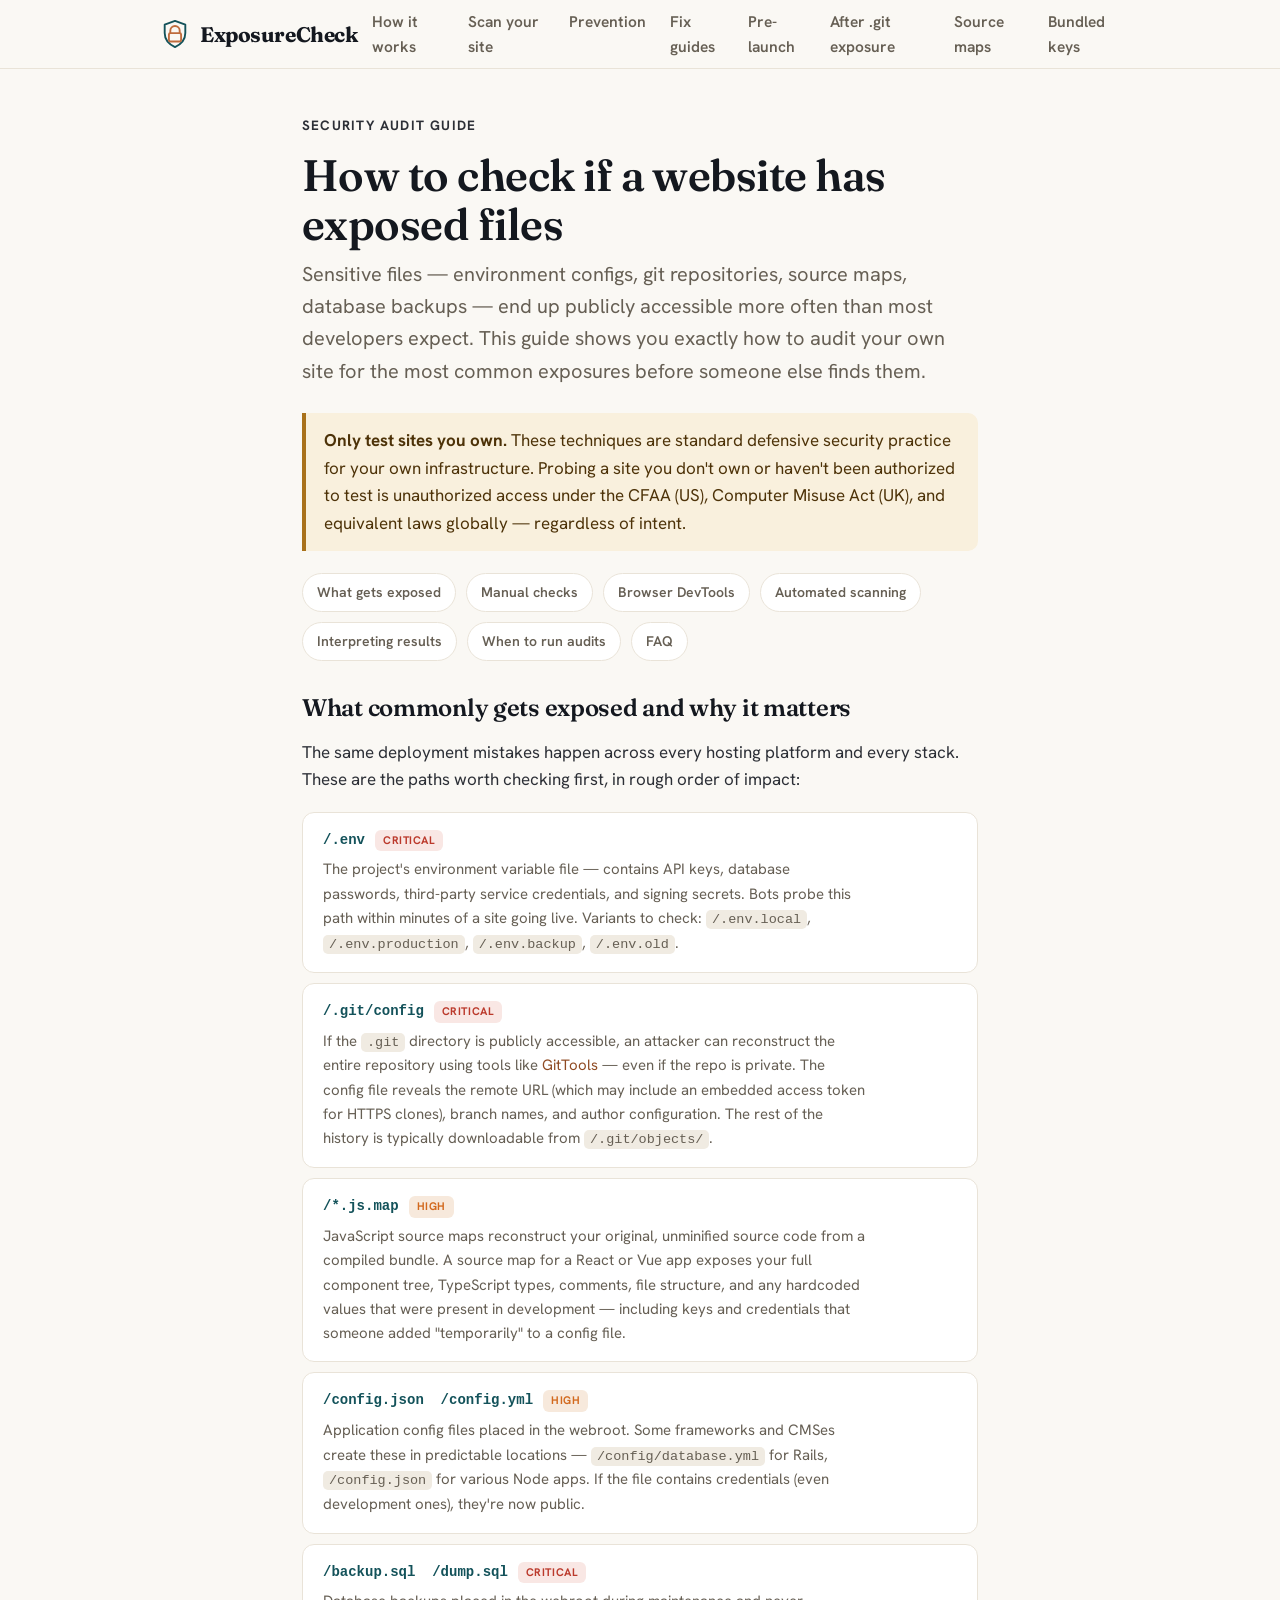
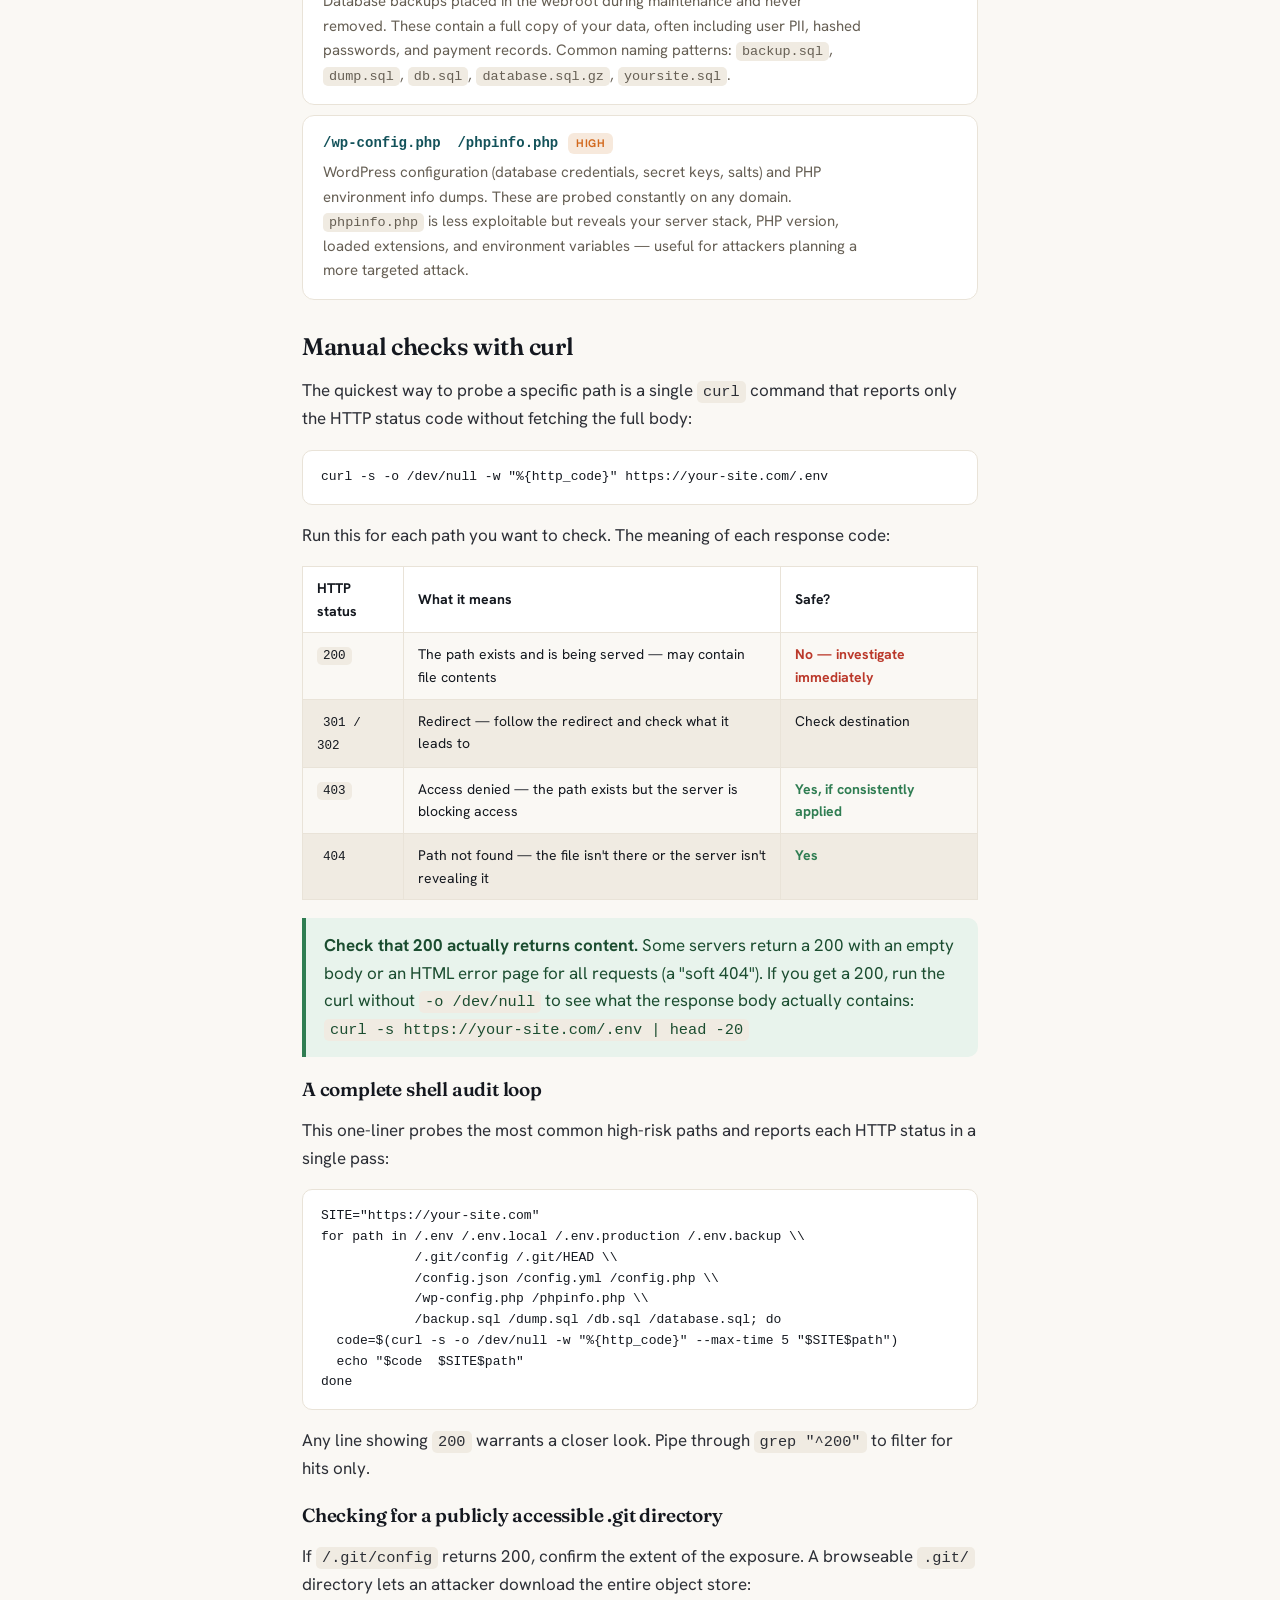
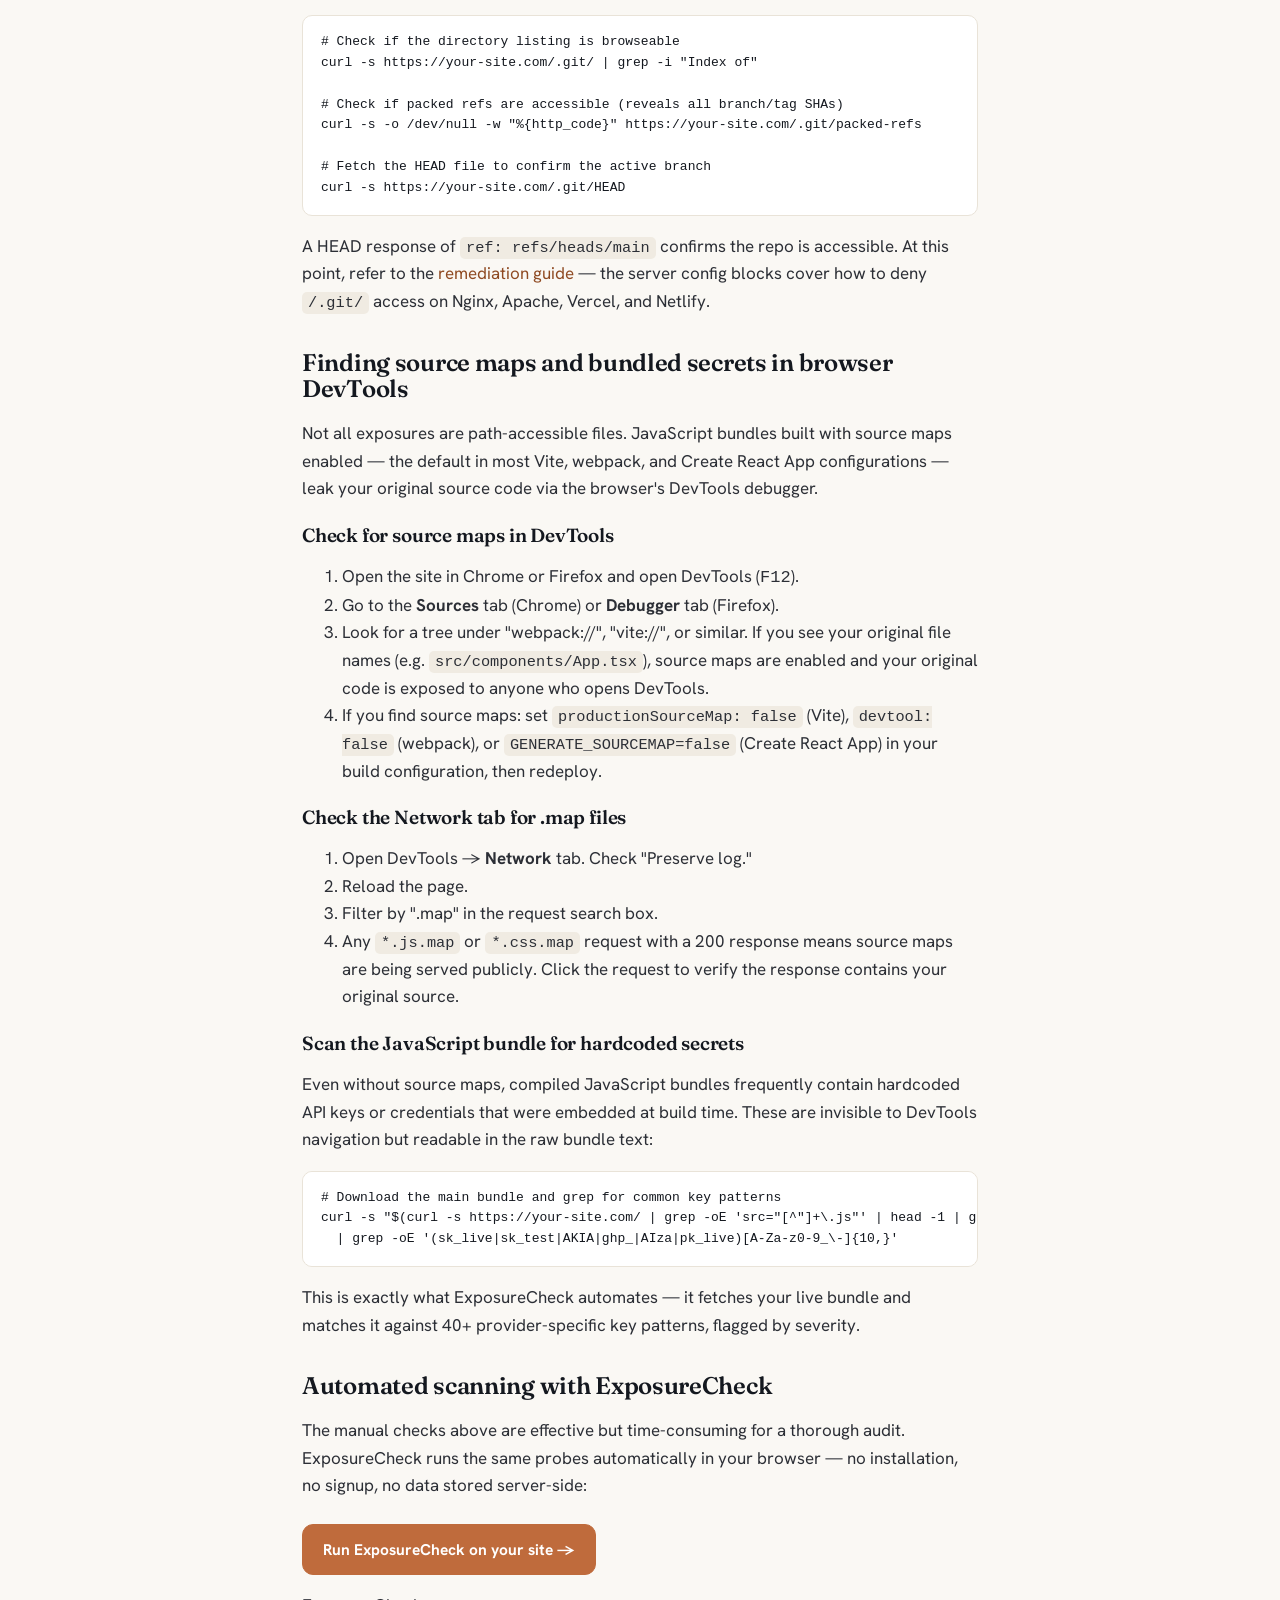
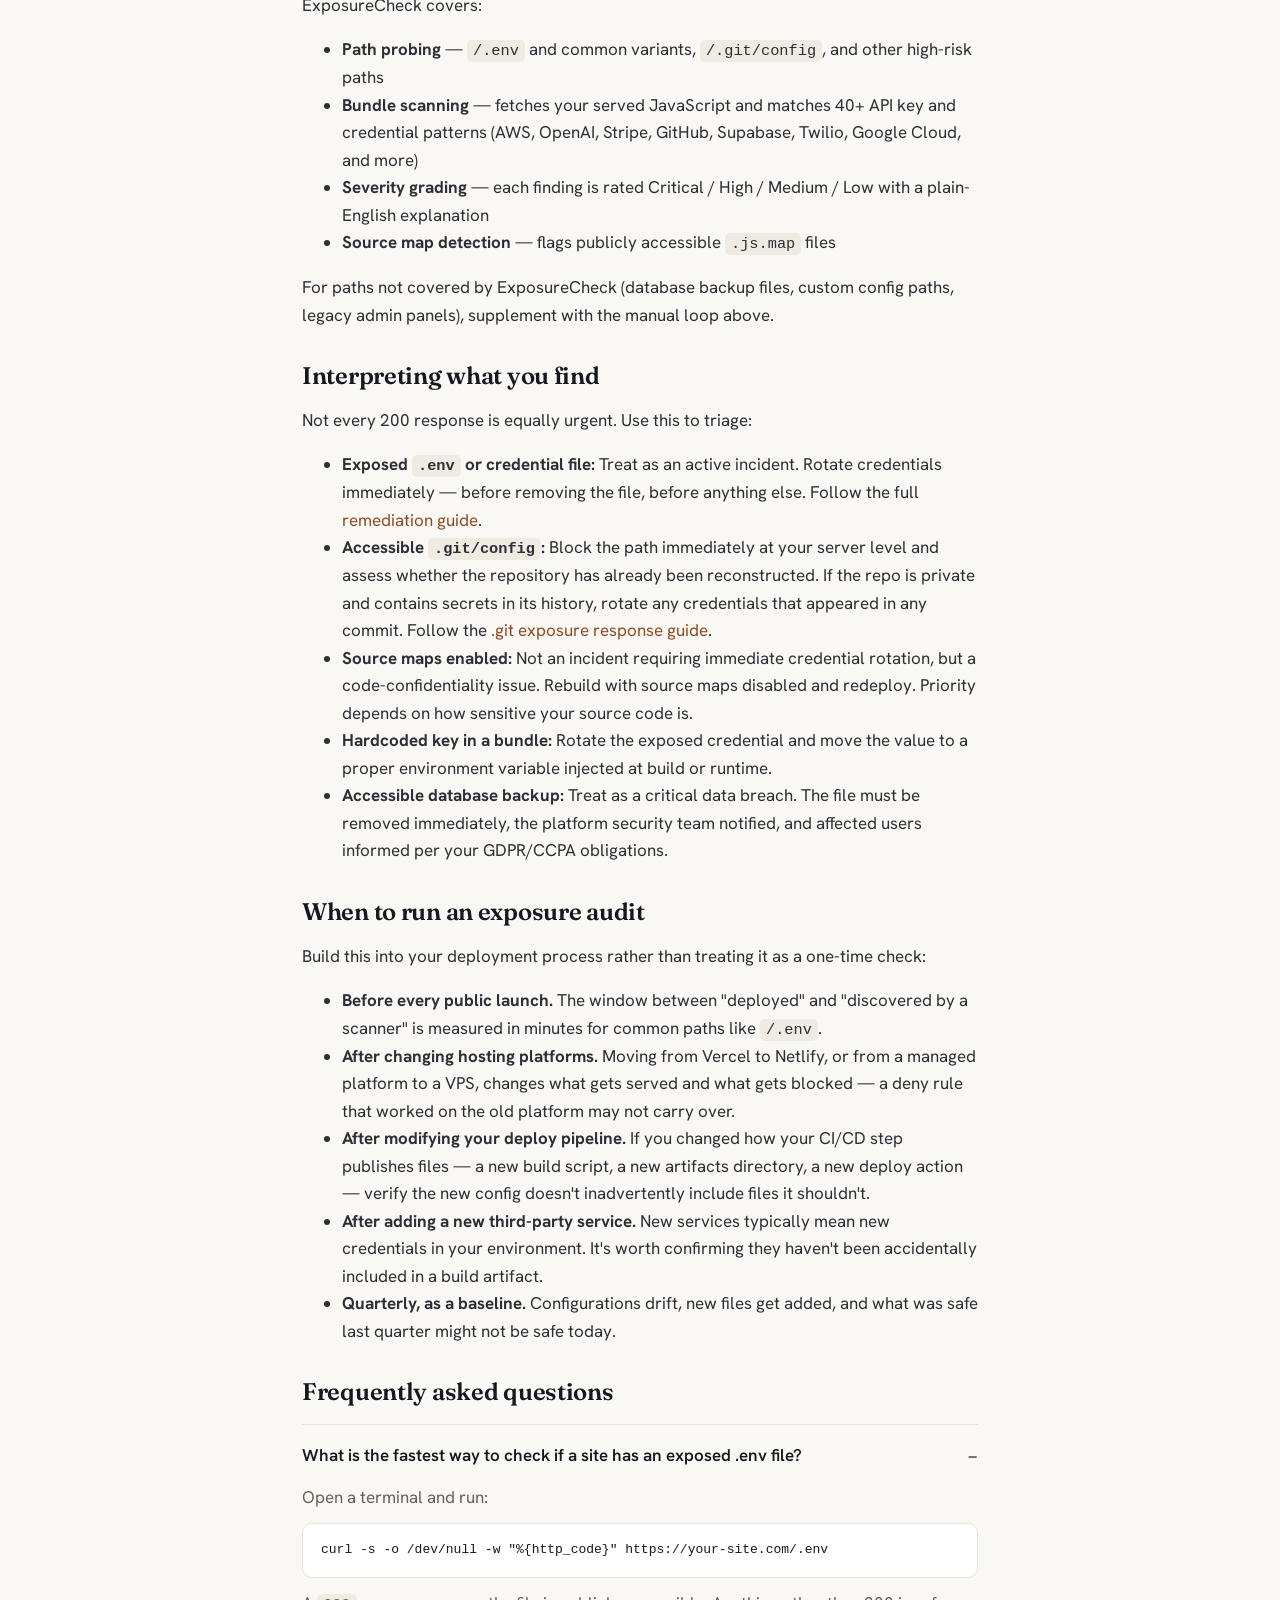
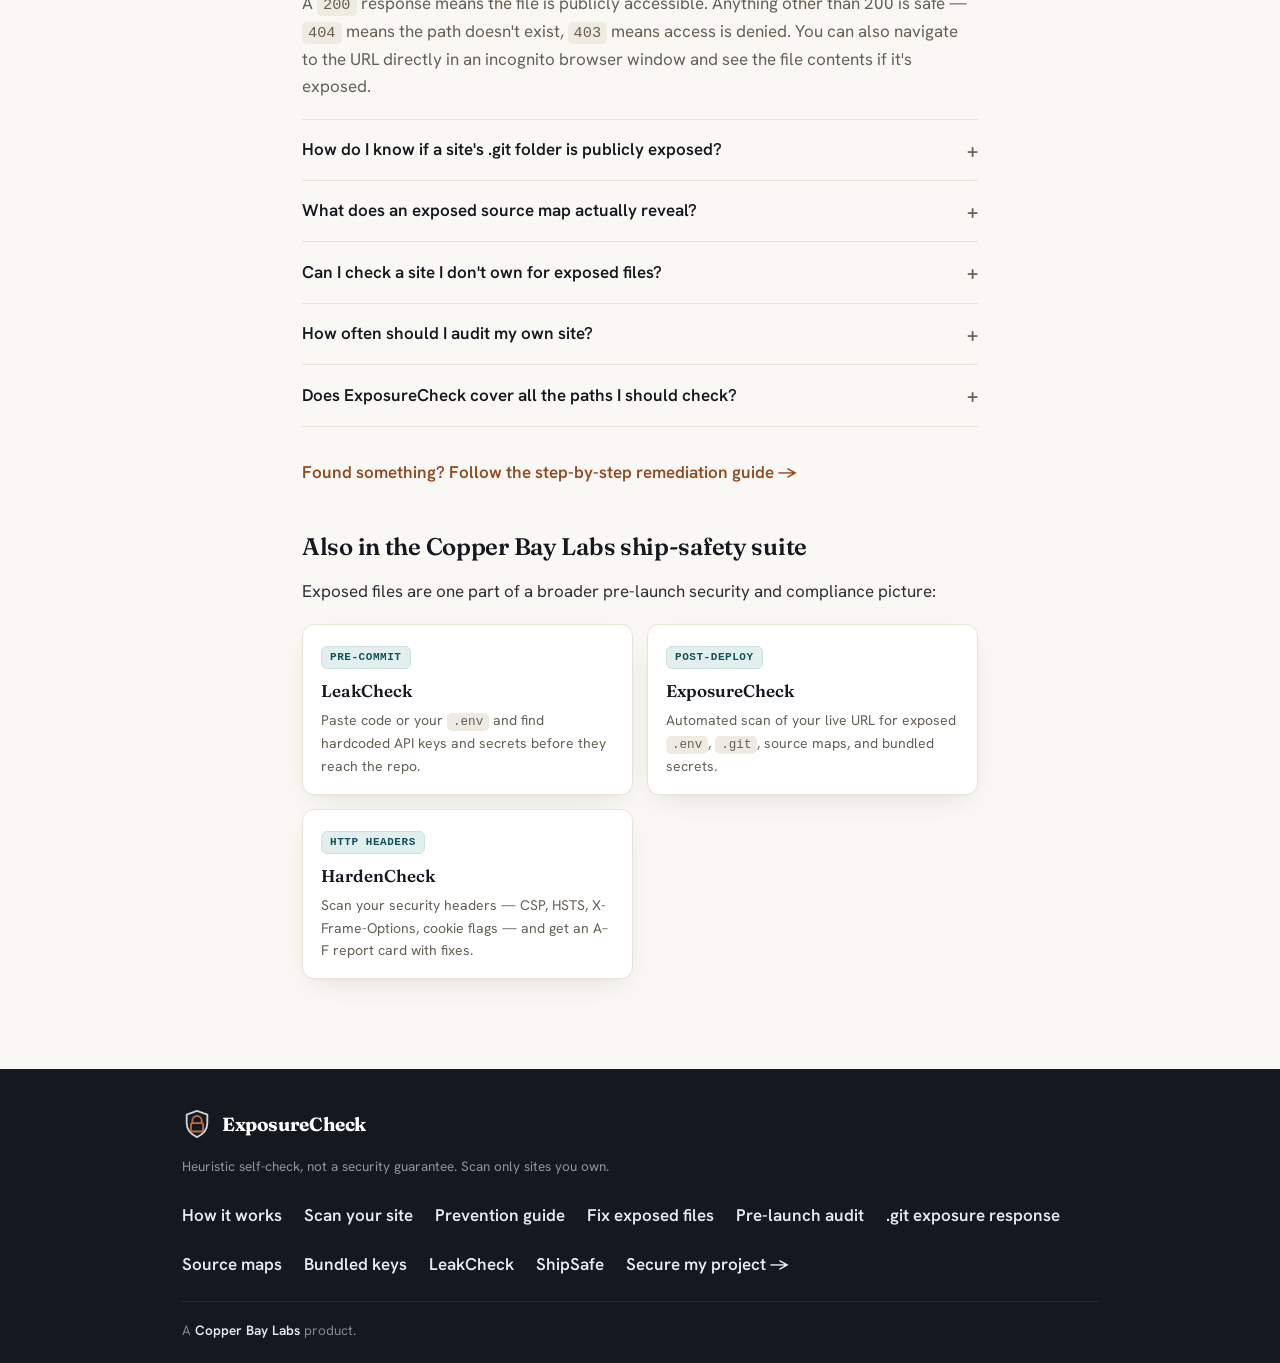
<file: guides/how-to-check-website-exposed-files.html>
<!doctype html>
<html lang="en">
<head>
<meta charset="utf-8">
<meta name="viewport" content="width=device-width, initial-scale=1">
<title>How to Check if a Website Has Exposed Files — Security Audit Guide</title>
<meta name="description" content="Step-by-step guide to auditing a website for publicly exposed .env files, .git folders, source maps, and hardcoded API keys. Manual curl checks, browser DevTools techniques, and automated scanning — before someone else finds them.">
<link rel="canonical" href="https://labs.copperbaytech.com/exposurecheck/guides/how-to-check-website-exposed-files.html">
<meta property="og:type" content="article">
<meta property="og:site_name" content="ExposureCheck">
<meta property="og:title" content="How to Check if a Website Has Exposed Files — Security Audit Guide">
<meta property="og:description" content="Audit a website for exposed .env files, public .git folders, leaked source maps, and hardcoded API keys in JavaScript bundles. Manual and automated methods.">
<meta property="og:url" content="https://labs.copperbaytech.com/exposurecheck/guides/how-to-check-website-exposed-files.html">
<meta property="og:image" content="https://labs.copperbaytech.com/exposurecheck/og-image.png">
<meta property="og:image:width" content="1200">
<meta property="og:image:height" content="630">
<meta name="twitter:card" content="summary_large_image">
<meta name="theme-color" content="#faf8f4">
<link rel="icon" href="../favicon.svg" type="image/svg+xml">
<link rel="apple-touch-icon" href="../apple-touch-icon.png">
<link rel="preconnect" href="https://fonts.googleapis.com">
<link rel="preconnect" href="https://fonts.gstatic.com" crossorigin>
<link href="https://fonts.googleapis.com/css2?family=Fraunces:opsz,wght@9..144,500;9..144,600;9..144,700&family=Hanken+Grotesk:wght@400;500;600;700&display=swap" rel="stylesheet">
<script type="application/ld+json">
{"@context":"https://schema.org","@type":"TechArticle","headline":"How to Check if a Website Has Exposed Files — Security Audit Guide","description":"Step-by-step guide to auditing a website for exposed .env files, public .git folders, leaked source maps, and hardcoded API keys. Manual curl checks, browser DevTools techniques, and automated scanning.","author":{"@type":"Organization","name":"Copper Bay Labs","url":"https://copperbaytech.com"},"publisher":{"@type":"Organization","name":"Copper Bay Labs","url":"https://copperbaytech.com"},"datePublished":"2026-07-11","dateModified":"2026-07-11","mainEntityOfPage":"https://labs.copperbaytech.com/exposurecheck/guides/how-to-check-website-exposed-files.html"}
</script>
<script type="application/ld+json">
{"@context":"https://schema.org","@type":"FAQPage","mainEntity":[{"@type":"Question","name":"What is the fastest way to check if a site has an exposed .env file?","acceptedAnswer":{"@type":"Answer","text":"Open a terminal and run: curl -s -o /dev/null -w \"%{http_code}\" https://your-site.com/.env. A 200 response means the file is publicly accessible. Anything other than a 200 is safe — 404 means the path doesn't exist, 403 means access is denied. You can also just navigate to the URL in an incognito browser window."}},{"@type":"Question","name":"How do I know if a site's .git folder is publicly exposed?","acceptedAnswer":{"@type":"Answer","text":"Probe https://your-site.com/.git/config — if you get a 200 response with INI-formatted text starting with [core], the folder is publicly accessible. This exposes the remote URL, branch names, and potentially credentials stored in the config. Run: curl -s https://your-site.com/.git/config | head -5"}},{"@type":"Question","name":"What does an exposed source map reveal?","acceptedAnswer":{"@type":"Answer","text":"A JavaScript source map (.js.map file) reconstructs the original, unminified source code from a compiled bundle. If your app was built from TypeScript or a framework like React or Vue, the source map can reveal your complete original source — including file names, comments, environment variable names, and sometimes hardcoded values that were present during development."}},{"@type":"Question","name":"Can I check a site I don't own for exposed files?","acceptedAnswer":{"@type":"Answer","text":"You should only audit sites you own or have explicit written permission to test. Probing a third-party site without authorization may violate the Computer Fraud and Abuse Act (US), the Computer Misuse Act (UK), and equivalent laws in other jurisdictions, even if your intent is to report a vulnerability responsibly."}},{"@type":"Question","name":"How often should I audit my own site for exposed files?","acceptedAnswer":{"@type":"Answer","text":"Run a check before every public launch, after any major infrastructure change (new hosting platform, new deploy pipeline), and after adding new services that introduce secrets (third-party APIs, payment processors). A quarterly check is a reasonable baseline for live production sites."}},{"@type":"Question","name":"Does ExposureCheck cover all the paths I should check?","acceptedAnswer":{"@type":"Answer","text":"ExposureCheck probes the most commonly exposed paths — .env variants, .git/config, source maps — and scans your served JavaScript bundles for hardcoded API keys matching 40+ provider patterns. For a deeper manual audit (custom config file paths, backup files, legacy admin panels), supplement with the manual curl checks in this guide."}}]}
</script>
<link rel="stylesheet" href="../styles.css?v=1">
<style>
  .doc .lede{font-size:clamp(17px,2.3vw,20px);color:var(--muted)}
  .doc h2{scroll-margin-top:80px}
  .doc h3{font-family:"Fraunces",Georgia,serif;font-weight:600;font-size:19px;margin:22px 0 6px;letter-spacing:-.01em}
  .toc{display:flex;flex-wrap:wrap;gap:10px;margin:22px 0 6px;padding:0;list-style:none}
  .toc a{display:inline-block;background:var(--surface);border:1px solid var(--line);border-radius:999px;padding:7px 14px;font-size:14px;font-weight:600;color:var(--muted)}
  .toc a:hover{border-color:var(--bay);color:var(--ink);text-decoration:none}
  .callout.warn-callout{background:var(--fail-bg);border-left-color:var(--fail);color:#5e2019}
  .callout.tip-callout{background:var(--pass-bg);border-left-color:var(--pass);color:#1b4d30}
  .callout.note-callout{background:var(--warn-bg);border-left-color:var(--warn);color:#4d3208}
  .doc code.inline{font-family:ui-monospace,Menlo,Consolas,monospace;font-size:.9em;background:var(--line-2);padding:2px 6px;border-radius:5px}
  pre{background:var(--surface);border:1px solid var(--line);border-radius:10px;padding:16px 18px;overflow-x:auto;font-family:ui-monospace,Menlo,Consolas,monospace;font-size:13px;line-height:1.6;margin:12px 0}
  pre code{background:none;padding:0;font-size:inherit}
  .path-list{margin:18px 0;padding-left:0;list-style:none;display:flex;flex-direction:column;gap:10px}
  .path-item{background:var(--surface);border:1px solid var(--line);border-radius:12px;padding:16px 20px}
  .path-item .path-label{display:flex;align-items:baseline;gap:10px;margin-bottom:6px}
  .path-item .path-code{font-family:ui-monospace,Menlo,Consolas,monospace;font-size:14px;font-weight:700;color:var(--bay)}
  .path-item .severity{display:inline-block;font-size:11px;font-weight:700;letter-spacing:.05em;text-transform:uppercase;padding:2px 8px;border-radius:6px}
  .sev-critical{background:var(--fail-bg);color:var(--fail)}
  .sev-high{background:var(--high-bg);color:var(--high)}
  .sev-medium{background:var(--warn-bg);color:var(--warn)}
  .path-item p{margin:0;color:var(--muted);font-size:15px}
  .response-table{width:100%;border-collapse:collapse;margin:14px 0}
  .response-table th{background:var(--surface);border:1px solid var(--line);padding:10px 14px;text-align:left;font-weight:700;font-size:14px;font-family:"Hanken Grotesk",sans-serif}
  .response-table td{border:1px solid var(--line);padding:10px 14px;font-size:14px;vertical-align:top}
  .response-table tr:nth-child(even) td{background:var(--line-2)}
  .ok{color:var(--pass);font-weight:700}
  .danger{color:var(--fail);font-weight:700}
  .platform-grid{display:grid;grid-template-columns:repeat(auto-fit,minmax(280px,1fr));gap:14px;margin:18px 0}
  .platform-card{background:var(--surface);border:1px solid var(--line);border-radius:12px;padding:18px 20px}
  .platform-card h3{margin:0 0 8px;font-size:16px;font-family:"Fraunces",Georgia,serif;font-weight:600}
  .platform-card p{font-size:14px;color:var(--muted);margin:8px 0 0}
  .platform-card pre{margin:10px 0 0;font-size:12.5px}
  .suite{display:grid;grid-template-columns:repeat(auto-fit,minmax(220px,1fr));gap:14px;margin:18px 0 6px}
  .suite a{display:block;background:var(--surface);border:1px solid var(--line);border-radius:12px;padding:16px 18px;box-shadow:var(--shadow);transition:box-shadow .15s,transform .15s,border-color .15s}
  .suite a:hover{text-decoration:none;box-shadow:var(--shadow-lift);transform:translateY(-2px);border-color:var(--line-2)}
  .suite .s-name{font-family:"Fraunces",serif;font-weight:600;font-size:17px;color:var(--ink);display:block;margin:0 0 4px}
  .suite p{color:var(--muted);font-size:14px;margin:0}
  .suite .s-tag{display:inline-block;margin-bottom:8px;font-family:ui-monospace,Menlo,Consolas,monospace;font-size:11px;font-weight:700;letter-spacing:.05em;text-transform:uppercase;color:var(--bay);background:var(--bay-tint,#e8f4f6);border:1px solid #cfe1e3;border-radius:6px;padding:2px 8px}
  .faq-section{margin:18px 0}
  .faq-section details{border-bottom:1px solid var(--line);padding:14px 0}
  .faq-section details:first-child{border-top:1px solid var(--line)}
  .faq-section summary{font-weight:600;cursor:pointer;list-style:none;display:flex;justify-content:space-between;align-items:center;gap:12px}
  .faq-section summary::-webkit-details-marker{display:none}
  .faq-section summary::after{content:"+";font-size:20px;color:var(--muted);flex-shrink:0}
  .faq-section details[open] summary::after{content:"\2212"}
  .faq-section details p,.faq-section details ul{margin:12px 0 4px;color:var(--muted)}
</style>
</head>
<body>
<a class="skip" href="#main">Skip to main content</a>

<header class="masthead" role="banner">
  <div class="wrap hdr-bar">
    <a class="brand" href="../" aria-label="ExposureCheck — go to homepage">
      <svg class="mark" viewBox="0 0 64 64" aria-hidden="true">
        <path d="M32 4 54 12v18c0 14-9 24-22 30C19 54 10 44 10 30V12L32 4Z" fill="none" stroke="#13525a" stroke-width="4" stroke-linejoin="round"/>
        <path d="M22 30v-5a10 10 0 0 1 20 0v5" fill="none" stroke="#bf6b3c" stroke-width="4" stroke-linecap="round" stroke-linejoin="round"/>
        <rect x="19" y="30" width="26" height="18" rx="3" fill="none" stroke="#bf6b3c" stroke-width="4"/>
      </svg>
      <span class="wordmark">ExposureCheck</span>
    </a>
    <nav class="nav" aria-label="Primary navigation">
      <a href="../about.html">How it works</a>
      <a href="../">Scan your site</a>
      <a href="prevent-exposed-files-website.html">Prevention</a>
      <a href="fix-exposed-env-file.html">Fix guides</a>
      <a href="pre-launch-exposed-files-audit.html">Pre-launch</a>
      <a href="git-folder-exposed-remediation.html">After .git exposure</a>
      <a href="source-map-exposure-fix.html">Source maps</a>
      <a href="hardcoded-api-key-javascript-bundle.html">Bundled keys</a>
    </nav>
  </div>
</header>

<main id="main">
<article class="doc">
  <div class="wrap narrow">
    <p class="eyebrow" style="text-align:left">Security audit guide</p>
    <h1>How to check if a website has exposed files</h1>
    <p class="lede">Sensitive files — environment configs, git repositories, source maps, database backups — end up publicly accessible more often than most developers expect. This guide shows you exactly how to audit your own site for the most common exposures before someone else finds them.</p>

    <div class="callout note-callout">
      <strong>Only test sites you own.</strong> These techniques are standard defensive security practice for your own infrastructure. Probing a site you don't own or haven't been authorized to test is unauthorized access under the CFAA (US), Computer Misuse Act (UK), and equivalent laws globally — regardless of intent.
    </div>

    <ul class="toc" aria-label="On this page">
      <li><a href="#what-gets-exposed">What gets exposed</a></li>
      <li><a href="#manual-checks">Manual checks</a></li>
      <li><a href="#devtools">Browser DevTools</a></li>
      <li><a href="#automated">Automated scanning</a></li>
      <li><a href="#interpret">Interpreting results</a></li>
      <li><a href="#when-to-run">When to run audits</a></li>
      <li><a href="#faq">FAQ</a></li>
    </ul>

    <h2 id="what-gets-exposed">What commonly gets exposed and why it matters</h2>
    <p>The same deployment mistakes happen across every hosting platform and every stack. These are the paths worth checking first, in rough order of impact:</p>

    <ul class="path-list">
      <li class="path-item">
        <div class="path-label">
          <span class="path-code">/.env</span>
          <span class="severity sev-critical">Critical</span>
        </div>
        <p>The project's environment variable file — contains API keys, database passwords, third-party service credentials, and signing secrets. Bots probe this path within minutes of a site going live. Variants to check: <code class="inline">/.env.local</code>, <code class="inline">/.env.production</code>, <code class="inline">/.env.backup</code>, <code class="inline">/.env.old</code>.</p>
      </li>
      <li class="path-item">
        <div class="path-label">
          <span class="path-code">/.git/config</span>
          <span class="severity sev-critical">Critical</span>
        </div>
        <p>If the <code class="inline">.git</code> directory is publicly accessible, an attacker can reconstruct the entire repository using tools like <a href="https://github.com/internetwache/GitTools" target="_blank" rel="noopener noreferrer">GitTools</a> — even if the repo is private. The config file reveals the remote URL (which may include an embedded access token for HTTPS clones), branch names, and author configuration. The rest of the history is typically downloadable from <code class="inline">/.git/objects/</code>.</p>
      </li>
      <li class="path-item">
        <div class="path-label">
          <span class="path-code">/*.js.map</span>
          <span class="severity sev-high">High</span>
        </div>
        <p>JavaScript source maps reconstruct your original, unminified source code from a compiled bundle. A source map for a React or Vue app exposes your full component tree, TypeScript types, comments, file structure, and any hardcoded values that were present in development — including keys and credentials that someone added "temporarily" to a config file.</p>
      </li>
      <li class="path-item">
        <div class="path-label">
          <span class="path-code">/config.json &nbsp;/config.yml</span>
          <span class="severity sev-high">High</span>
        </div>
        <p>Application config files placed in the webroot. Some frameworks and CMSes create these in predictable locations — <code class="inline">/config/database.yml</code> for Rails, <code class="inline">/config.json</code> for various Node apps. If the file contains credentials (even development ones), they're now public.</p>
      </li>
      <li class="path-item">
        <div class="path-label">
          <span class="path-code">/backup.sql &nbsp;/dump.sql</span>
          <span class="severity sev-critical">Critical</span>
        </div>
        <p>Database backups placed in the webroot during maintenance and never removed. These contain a full copy of your data, often including user PII, hashed passwords, and payment records. Common naming patterns: <code class="inline">backup.sql</code>, <code class="inline">dump.sql</code>, <code class="inline">db.sql</code>, <code class="inline">database.sql.gz</code>, <code class="inline">yoursite.sql</code>.</p>
      </li>
      <li class="path-item">
        <div class="path-label">
          <span class="path-code">/wp-config.php &nbsp;/phpinfo.php</span>
          <span class="severity sev-high">High</span>
        </div>
        <p>WordPress configuration (database credentials, secret keys, salts) and PHP environment info dumps. These are probed constantly on any domain. <code class="inline">phpinfo.php</code> is less exploitable but reveals your server stack, PHP version, loaded extensions, and environment variables — useful for attackers planning a more targeted attack.</p>
      </li>
    </ul>

    <h2 id="manual-checks">Manual checks with curl</h2>
    <p>The quickest way to probe a specific path is a single <code class="inline">curl</code> command that reports only the HTTP status code without fetching the full body:</p>
    <pre><code>curl -s -o /dev/null -w "%{http_code}" https://your-site.com/.env</code></pre>
    <p>Run this for each path you want to check. The meaning of each response code:</p>
    <table class="response-table">
      <thead>
        <tr>
          <th>HTTP status</th>
          <th>What it means</th>
          <th>Safe?</th>
        </tr>
      </thead>
      <tbody>
        <tr>
          <td><code class="inline">200</code></td>
          <td>The path exists and is being served — may contain file contents</td>
          <td><span class="danger">No — investigate immediately</span></td>
        </tr>
        <tr>
          <td><code class="inline">301 / 302</code></td>
          <td>Redirect — follow the redirect and check what it leads to</td>
          <td>Check destination</td>
        </tr>
        <tr>
          <td><code class="inline">403</code></td>
          <td>Access denied — the path exists but the server is blocking access</td>
          <td><span class="ok">Yes, if consistently applied</span></td>
        </tr>
        <tr>
          <td><code class="inline">404</code></td>
          <td>Path not found — the file isn't there or the server isn't revealing it</td>
          <td><span class="ok">Yes</span></td>
        </tr>
      </tbody>
    </table>

    <div class="callout tip-callout">
      <strong>Check that 200 actually returns content.</strong> Some servers return a 200 with an empty body or an HTML error page for all requests (a "soft 404"). If you get a 200, run the curl without <code class="inline">-o /dev/null</code> to see what the response body actually contains: <code class="inline">curl -s https://your-site.com/.env | head -20</code>
    </div>

    <h3>A complete shell audit loop</h3>
    <p>This one-liner probes the most common high-risk paths and reports each HTTP status in a single pass:</p>
    <pre><code>SITE="https://your-site.com"
for path in /.env /.env.local /.env.production /.env.backup \\
            /.git/config /.git/HEAD \\
            /config.json /config.yml /config.php \\
            /wp-config.php /phpinfo.php \\
            /backup.sql /dump.sql /db.sql /database.sql; do
  code=$(curl -s -o /dev/null -w "%{http_code}" --max-time 5 "$SITE$path")
  echo "$code  $SITE$path"
done</code></pre>
    <p>Any line showing <code class="inline">200</code> warrants a closer look. Pipe through <code class="inline">grep "^200"</code> to filter for hits only.</p>

    <h3>Checking for a publicly accessible .git directory</h3>
    <p>If <code class="inline">/.git/config</code> returns 200, confirm the extent of the exposure. A browseable <code class="inline">.git/</code> directory lets an attacker download the entire object store:</p>
    <pre><code># Check if the directory listing is browseable
curl -s https://your-site.com/.git/ | grep -i "Index of"

# Check if packed refs are accessible (reveals all branch/tag SHAs)
curl -s -o /dev/null -w "%{http_code}" https://your-site.com/.git/packed-refs

# Fetch the HEAD file to confirm the active branch
curl -s https://your-site.com/.git/HEAD</code></pre>
    <p>A HEAD response of <code class="inline">ref: refs/heads/main</code> confirms the repo is accessible. At this point, refer to the <a href="git-folder-exposed-remediation.html">remediation guide</a> — the server config blocks cover how to deny <code class="inline">/.git/</code> access on Nginx, Apache, Vercel, and Netlify.</p>

    <h2 id="devtools">Finding source maps and bundled secrets in browser DevTools</h2>
    <p>Not all exposures are path-accessible files. JavaScript bundles built with source maps enabled — the default in most Vite, webpack, and Create React App configurations — leak your original source code via the browser's DevTools debugger.</p>

    <h3>Check for source maps in DevTools</h3>
    <ol>
      <li>Open the site in Chrome or Firefox and open DevTools (<kbd>F12</kbd>).</li>
      <li>Go to the <strong>Sources</strong> tab (Chrome) or <strong>Debugger</strong> tab (Firefox).</li>
      <li>Look for a tree under "webpack://", "vite://", or similar. If you see your original file names (e.g. <code class="inline">src/components/App.tsx</code>), source maps are enabled and your original code is exposed to anyone who opens DevTools.</li>
      <li>If you find source maps: set <code class="inline">productionSourceMap: false</code> (Vite), <code class="inline">devtool: false</code> (webpack), or <code class="inline">GENERATE_SOURCEMAP=false</code> (Create React App) in your build configuration, then redeploy.</li>
    </ol>

    <h3>Check the Network tab for .map files</h3>
    <ol>
      <li>Open DevTools → <strong>Network</strong> tab. Check "Preserve log."</li>
      <li>Reload the page.</li>
      <li>Filter by ".map" in the request search box.</li>
      <li>Any <code class="inline">*.js.map</code> or <code class="inline">*.css.map</code> request with a 200 response means source maps are being served publicly. Click the request to verify the response contains your original source.</li>
    </ol>

    <h3>Scan the JavaScript bundle for hardcoded secrets</h3>
    <p>Even without source maps, compiled JavaScript bundles frequently contain hardcoded API keys or credentials that were embedded at build time. These are invisible to DevTools navigation but readable in the raw bundle text:</p>
    <pre><code># Download the main bundle and grep for common key patterns
curl -s "$(curl -s https://your-site.com/ | grep -oE 'src="[^"]+\.js"' | head -1 | grep -oE '"[^"]+"' | tr -d '"')" \
  | grep -oE '(sk_live|sk_test|AKIA|ghp_|AIza|pk_live)[A-Za-z0-9_\-]{10,}'</code></pre>
    <p>This is exactly what ExposureCheck automates — it fetches your live bundle and matches it against 40+ provider-specific key patterns, flagged by severity.</p>

    <h2 id="automated">Automated scanning with ExposureCheck</h2>
    <p>The manual checks above are effective but time-consuming for a thorough audit. ExposureCheck runs the same probes automatically in your browser — no installation, no signup, no data stored server-side:</p>

    <p style="margin:24px 0 8px"><a class="btn primary" href="../">Run ExposureCheck on your site &rarr;</a></p>

    <p>ExposureCheck covers:</p>
    <ul>
      <li><strong>Path probing</strong> — <code class="inline">/.env</code> and common variants, <code class="inline">/.git/config</code>, and other high-risk paths</li>
      <li><strong>Bundle scanning</strong> — fetches your served JavaScript and matches 40+ API key and credential patterns (AWS, OpenAI, Stripe, GitHub, Supabase, Twilio, Google Cloud, and more)</li>
      <li><strong>Severity grading</strong> — each finding is rated Critical / High / Medium / Low with a plain-English explanation</li>
      <li><strong>Source map detection</strong> — flags publicly accessible <code class="inline">.js.map</code> files</li>
    </ul>
    <p>For paths not covered by ExposureCheck (database backup files, custom config paths, legacy admin panels), supplement with the manual loop above.</p>

    <h2 id="interpret">Interpreting what you find</h2>
    <p>Not every 200 response is equally urgent. Use this to triage:</p>
    <ul>
      <li><strong>Exposed <code class="inline">.env</code> or credential file:</strong> Treat as an active incident. Rotate credentials immediately — before removing the file, before anything else. Follow the full <a href="fix-exposed-env-file.html">remediation guide</a>.</li>
      <li><strong>Accessible <code class="inline">.git/config</code>:</strong> Block the path immediately at your server level and assess whether the repository has already been reconstructed. If the repo is private and contains secrets in its history, rotate any credentials that appeared in any commit. Follow the <a href="git-folder-exposed-remediation.html">.git exposure response guide</a>.</li>
      <li><strong>Source maps enabled:</strong> Not an incident requiring immediate credential rotation, but a code-confidentiality issue. Rebuild with source maps disabled and redeploy. Priority depends on how sensitive your source code is.</li>
      <li><strong>Hardcoded key in a bundle:</strong> Rotate the exposed credential and move the value to a proper environment variable injected at build or runtime.</li>
      <li><strong>Accessible database backup:</strong> Treat as a critical data breach. The file must be removed immediately, the platform security team notified, and affected users informed per your GDPR/CCPA obligations.</li>
    </ul>

    <h2 id="when-to-run">When to run an exposure audit</h2>
    <p>Build this into your deployment process rather than treating it as a one-time check:</p>
    <ul>
      <li><strong>Before every public launch.</strong> The window between "deployed" and "discovered by a scanner" is measured in minutes for common paths like <code class="inline">/.env</code>.</li>
      <li><strong>After changing hosting platforms.</strong> Moving from Vercel to Netlify, or from a managed platform to a VPS, changes what gets served and what gets blocked — a deny rule that worked on the old platform may not carry over.</li>
      <li><strong>After modifying your deploy pipeline.</strong> If you changed how your CI/CD step publishes files — a new build script, a new artifacts directory, a new deploy action — verify the new config doesn't inadvertently include files it shouldn't.</li>
      <li><strong>After adding a new third-party service.</strong> New services typically mean new credentials in your environment. It's worth confirming they haven't been accidentally included in a build artifact.</li>
      <li><strong>Quarterly, as a baseline.</strong> Configurations drift, new files get added, and what was safe last quarter might not be safe today.</li>
    </ul>

    <h2 id="faq">Frequently asked questions</h2>
    <div class="faq-section">
      <details open>
        <summary>What is the fastest way to check if a site has an exposed .env file?</summary>
        <p>Open a terminal and run:</p>
        <pre><code>curl -s -o /dev/null -w "%{http_code}" https://your-site.com/.env</code></pre>
        <p>A <code class="inline">200</code> response means the file is publicly accessible. Anything other than 200 is safe — <code class="inline">404</code> means the path doesn't exist, <code class="inline">403</code> means access is denied. You can also navigate to the URL directly in an incognito browser window and see the file contents if it's exposed.</p>
      </details>
      <details>
        <summary>How do I know if a site's .git folder is publicly exposed?</summary>
        <p>Probe <code class="inline">https://your-site.com/.git/config</code> — if you get a 200 response with INI-formatted text starting with <code class="inline">[core]</code>, the folder is publicly accessible. This exposes the remote URL, branch names, and potentially credentials stored in the config. Run:</p>
        <pre><code>curl -s https://your-site.com/.git/config | head -5</code></pre>
      </details>
      <details>
        <summary>What does an exposed source map actually reveal?</summary>
        <p>A JavaScript source map (<code class="inline">.js.map</code> file) reconstructs your original, unminified source code from a compiled bundle. If your app was built from TypeScript or a framework like React or Vue, the source map can expose your full component tree, TypeScript types, comments, file structure, and any hardcoded values that were present during development — including API keys someone added "temporarily" to a config file.</p>
      </details>
      <details>
        <summary>Can I check a site I don't own for exposed files?</summary>
        <p>Only audit sites you own or have explicit written permission to test. Probing a third-party site without authorization may violate the Computer Fraud and Abuse Act (US), the Computer Misuse Act (UK), and equivalent laws in other jurisdictions — even if your intent is responsible disclosure. If you discover an exposure on a site you don't own and want to report it, contact the site owner or their security team directly without downloading any data.</p>
      </details>
      <details>
        <summary>How often should I audit my own site?</summary>
        <p>Run a check before every public launch, after any major infrastructure change (new hosting platform, new deploy pipeline), and after adding new services that introduce secrets. A quarterly check is a reasonable baseline for live production sites.</p>
      </details>
      <details>
        <summary>Does ExposureCheck cover all the paths I should check?</summary>
        <p>ExposureCheck probes the most commonly exposed paths — <code class="inline">.env</code> variants, <code class="inline">.git/config</code>, source maps — and scans your served JavaScript bundles for hardcoded API keys matching 40+ provider patterns. For a deeper manual audit (custom config file paths, backup files, legacy admin panels specific to your stack), supplement with the manual curl loop in this guide.</p>
      </details>
    </div>

    <p style="margin:32px 0 0"><a href="fix-exposed-env-file.html" style="font-weight:600">Found something? Follow the step-by-step remediation guide &rarr;</a></p>

    <h2 style="margin-top:48px">Also in the Copper Bay Labs ship-safety suite</h2>
    <p>Exposed files are one part of a broader pre-launch security and compliance picture:</p>
    <div class="suite">
      <a href="https://labs.copperbaytech.com/leakcheck/" target="_blank" rel="noopener noreferrer">
        <span class="s-tag">Pre-commit</span>
        <span class="s-name">LeakCheck</span>
        <p>Paste code or your <code class="inline">.env</code> and find hardcoded API keys and secrets before they reach the repo.</p>
      </a>
      <a href="../">
        <span class="s-tag">Post-deploy</span>
        <span class="s-name">ExposureCheck</span>
        <p>Automated scan of your live URL for exposed <code class="inline">.env</code>, <code class="inline">.git</code>, source maps, and bundled secrets.</p>
      </a>
      <a href="https://labs.copperbaytech.com/hardencheck/" target="_blank" rel="noopener noreferrer">
        <span class="s-tag">HTTP headers</span>
        <span class="s-name">HardenCheck</span>
        <p>Scan your security headers — CSP, HSTS, X-Frame-Options, cookie flags — and get an A–F report card with fixes.</p>
      </a>
    </div>
  </div>
</article>
</main>

<footer class="footer" role="contentinfo">
  <div class="wrap foot">
    <div>
      <a class="brand small" href="../" aria-label="ExposureCheck — homepage">
        <svg class="mark" viewBox="0 0 64 64" aria-hidden="true">
          <path d="M32 4 54 12v18c0 14-9 24-22 30C19 54 10 44 10 30V12L32 4Z" fill="none" stroke="#cbd2da" stroke-width="4" stroke-linejoin="round"/>
          <path d="M22 30v-5a10 10 0 0 1 20 0v5" fill="none" stroke="#bf6b3c" stroke-width="4" stroke-linecap="round" stroke-linejoin="round"/>
          <rect x="19" y="30" width="26" height="18" rx="3" fill="none" stroke="#bf6b3c" stroke-width="4"/>
        </svg>
        <span class="wordmark">ExposureCheck</span>
      </a>
      <p class="fine">Heuristic self-check, not a security guarantee. Scan only sites you own.</p>
    </div>
    <nav class="foot-nav" aria-label="Footer navigation">
      <a href="../about.html">How it works</a>
      <a href="../">Scan your site</a>
      <a href="prevent-exposed-files-website.html">Prevention guide</a>
      <a href="fix-exposed-env-file.html">Fix exposed files</a>
      <a href="pre-launch-exposed-files-audit.html">Pre-launch audit</a>
      <a href="git-folder-exposed-remediation.html">.git exposure response</a>
      <a href="source-map-exposure-fix.html">Source maps</a>
      <a href="hardcoded-api-key-javascript-bundle.html">Bundled keys</a>
      <a href="https://labs.copperbaytech.com/leakcheck/" target="_blank" rel="noopener noreferrer">LeakCheck</a>
      <a href="https://labs.copperbaytech.com/shipsafe/" target="_blank" rel="noopener noreferrer">ShipSafe</a>
      <a href="https://copperbaytech.com" target="_blank" rel="noopener noreferrer">Secure my project &rarr;</a>
    </nav>
  </div>
  <div class="wrap">
    <p class="madeby">A <a href="https://copperbaytech.com" target="_blank" rel="noopener noreferrer">Copper Bay Labs</a> product.</p>
  </div>
</footer>
</body>
</html>
</file>
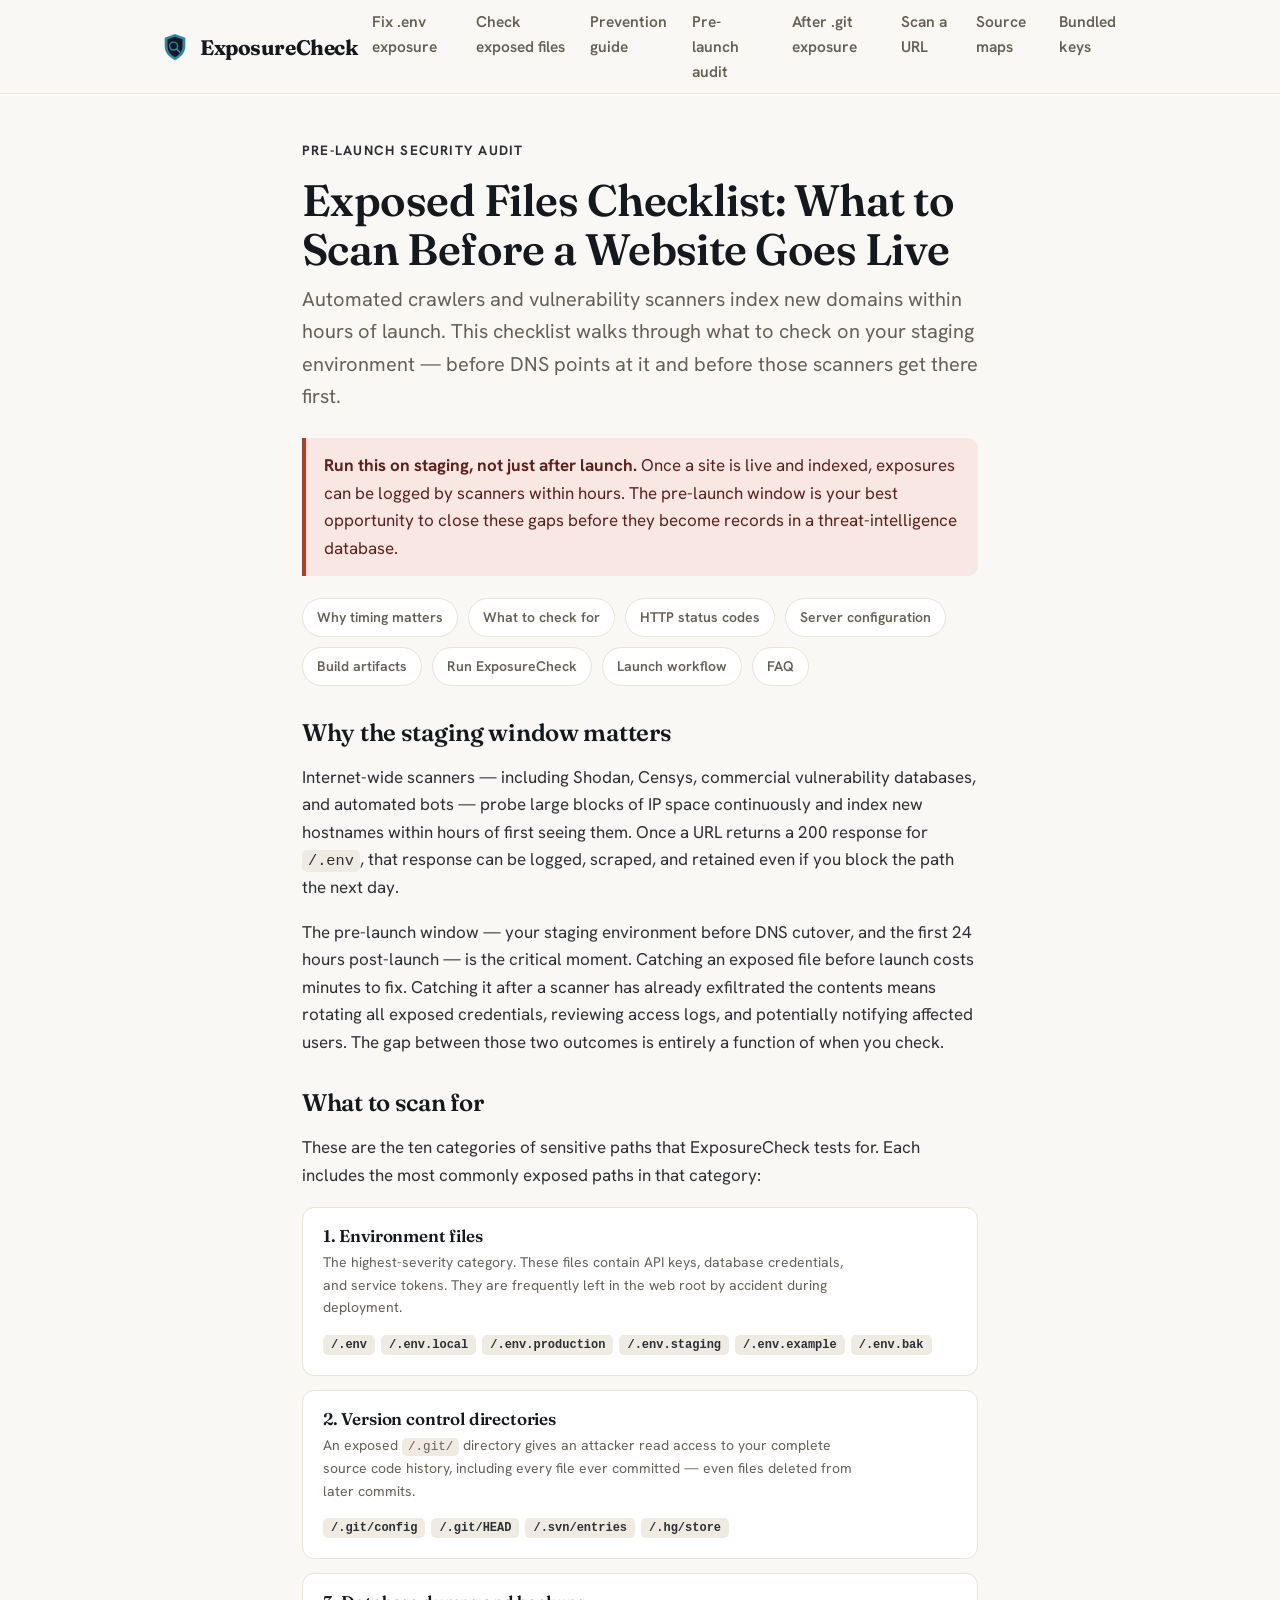
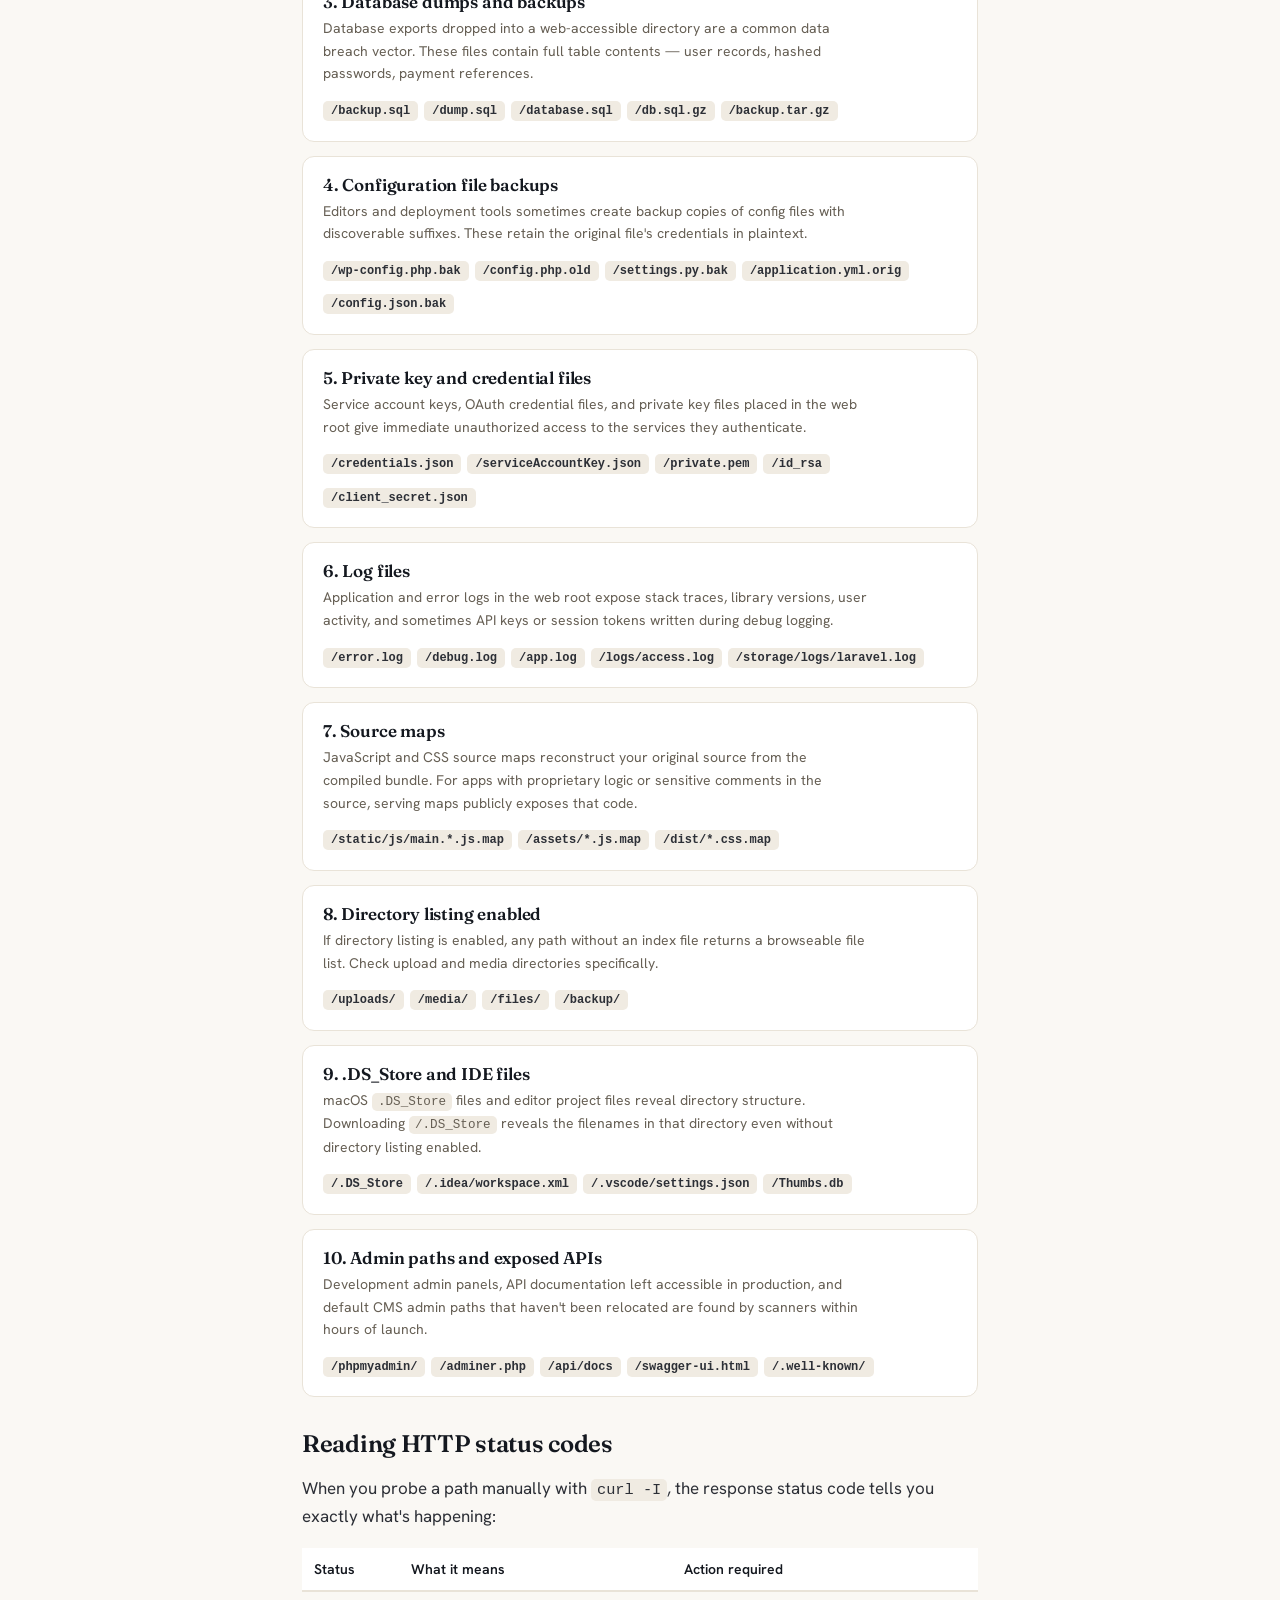
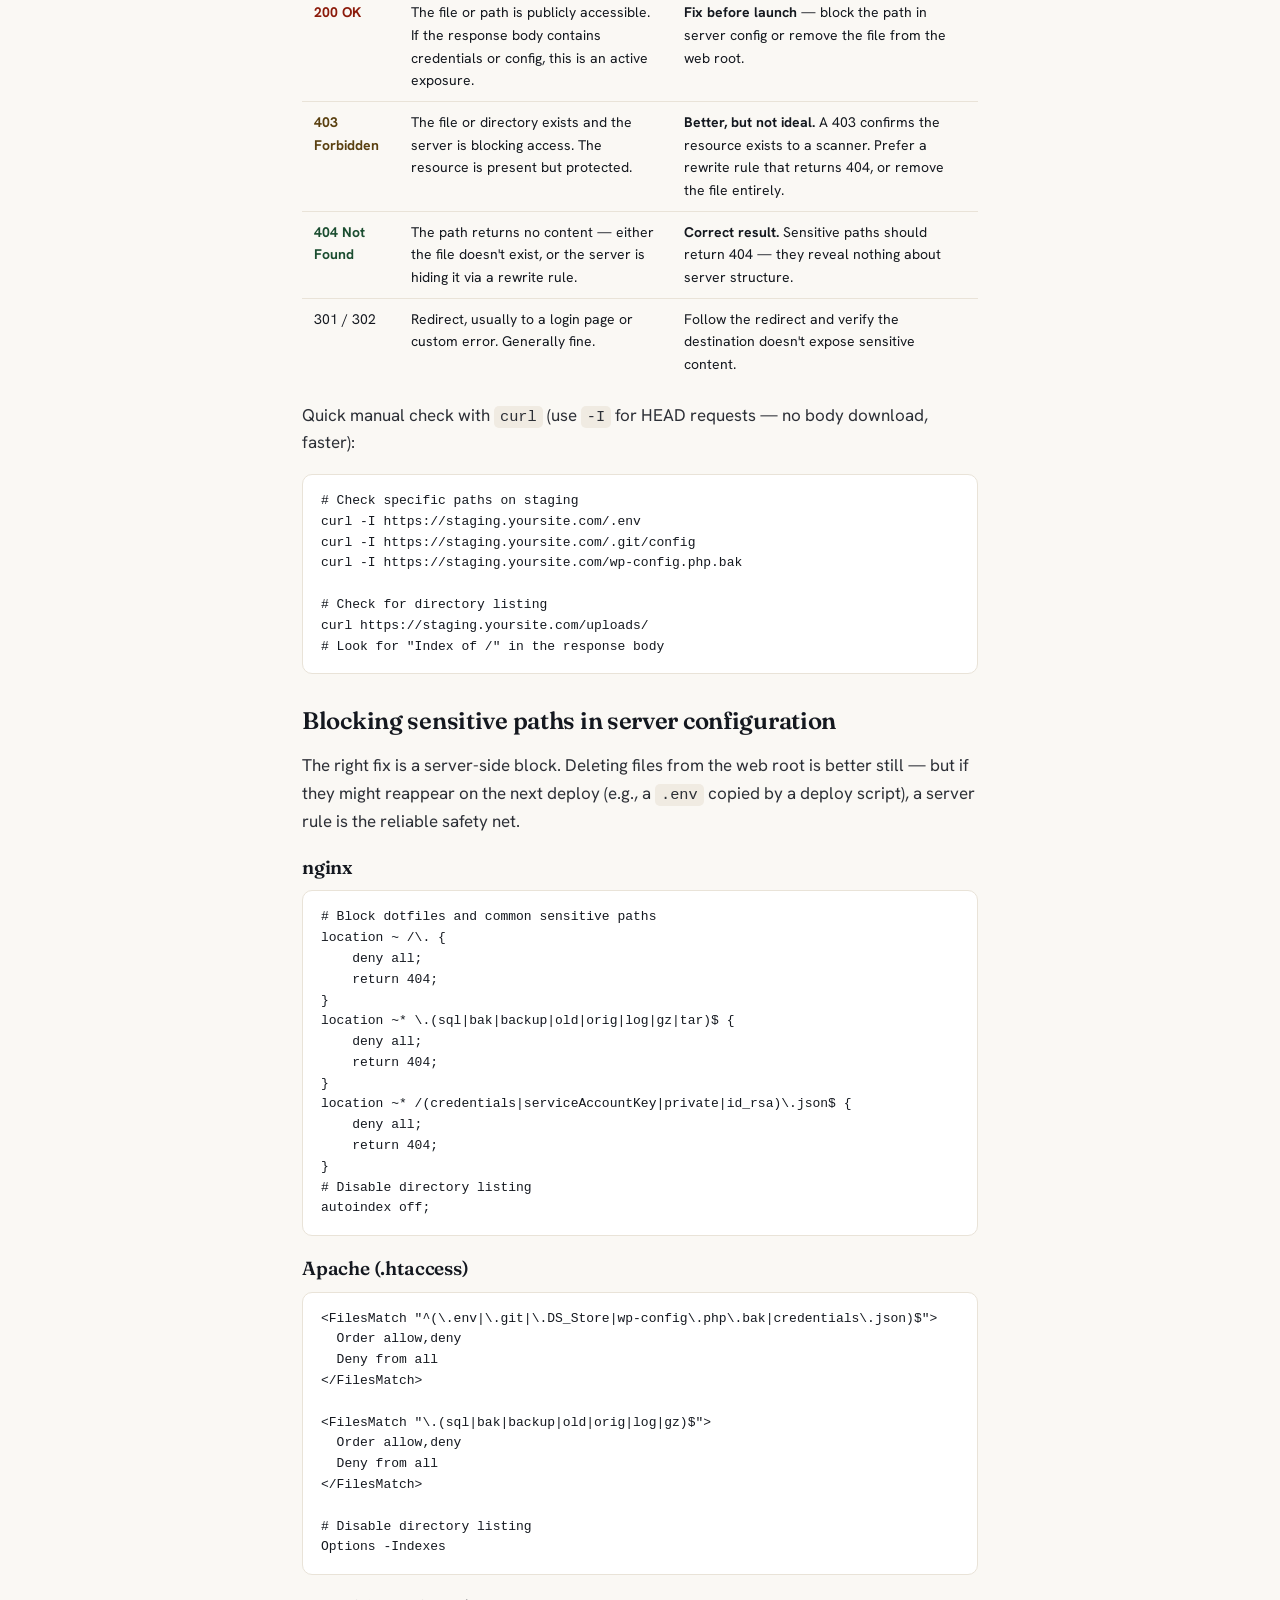
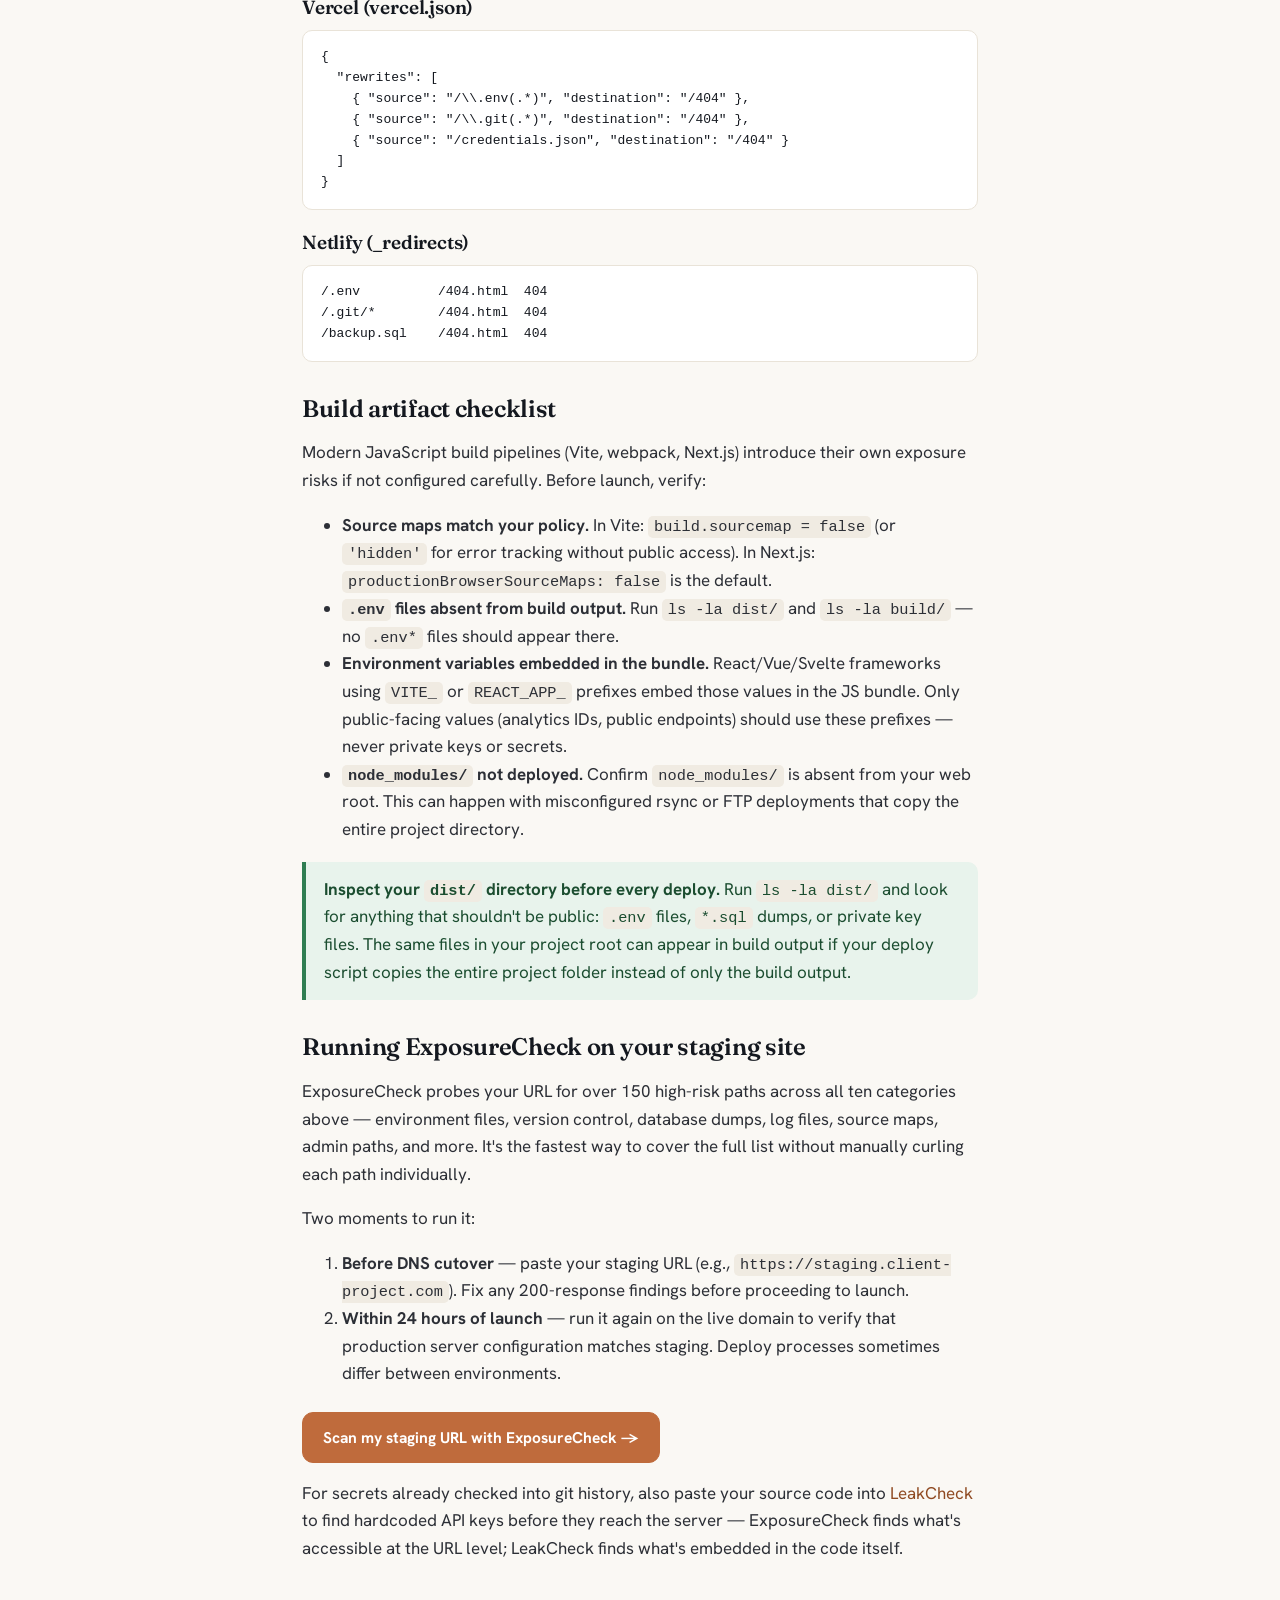
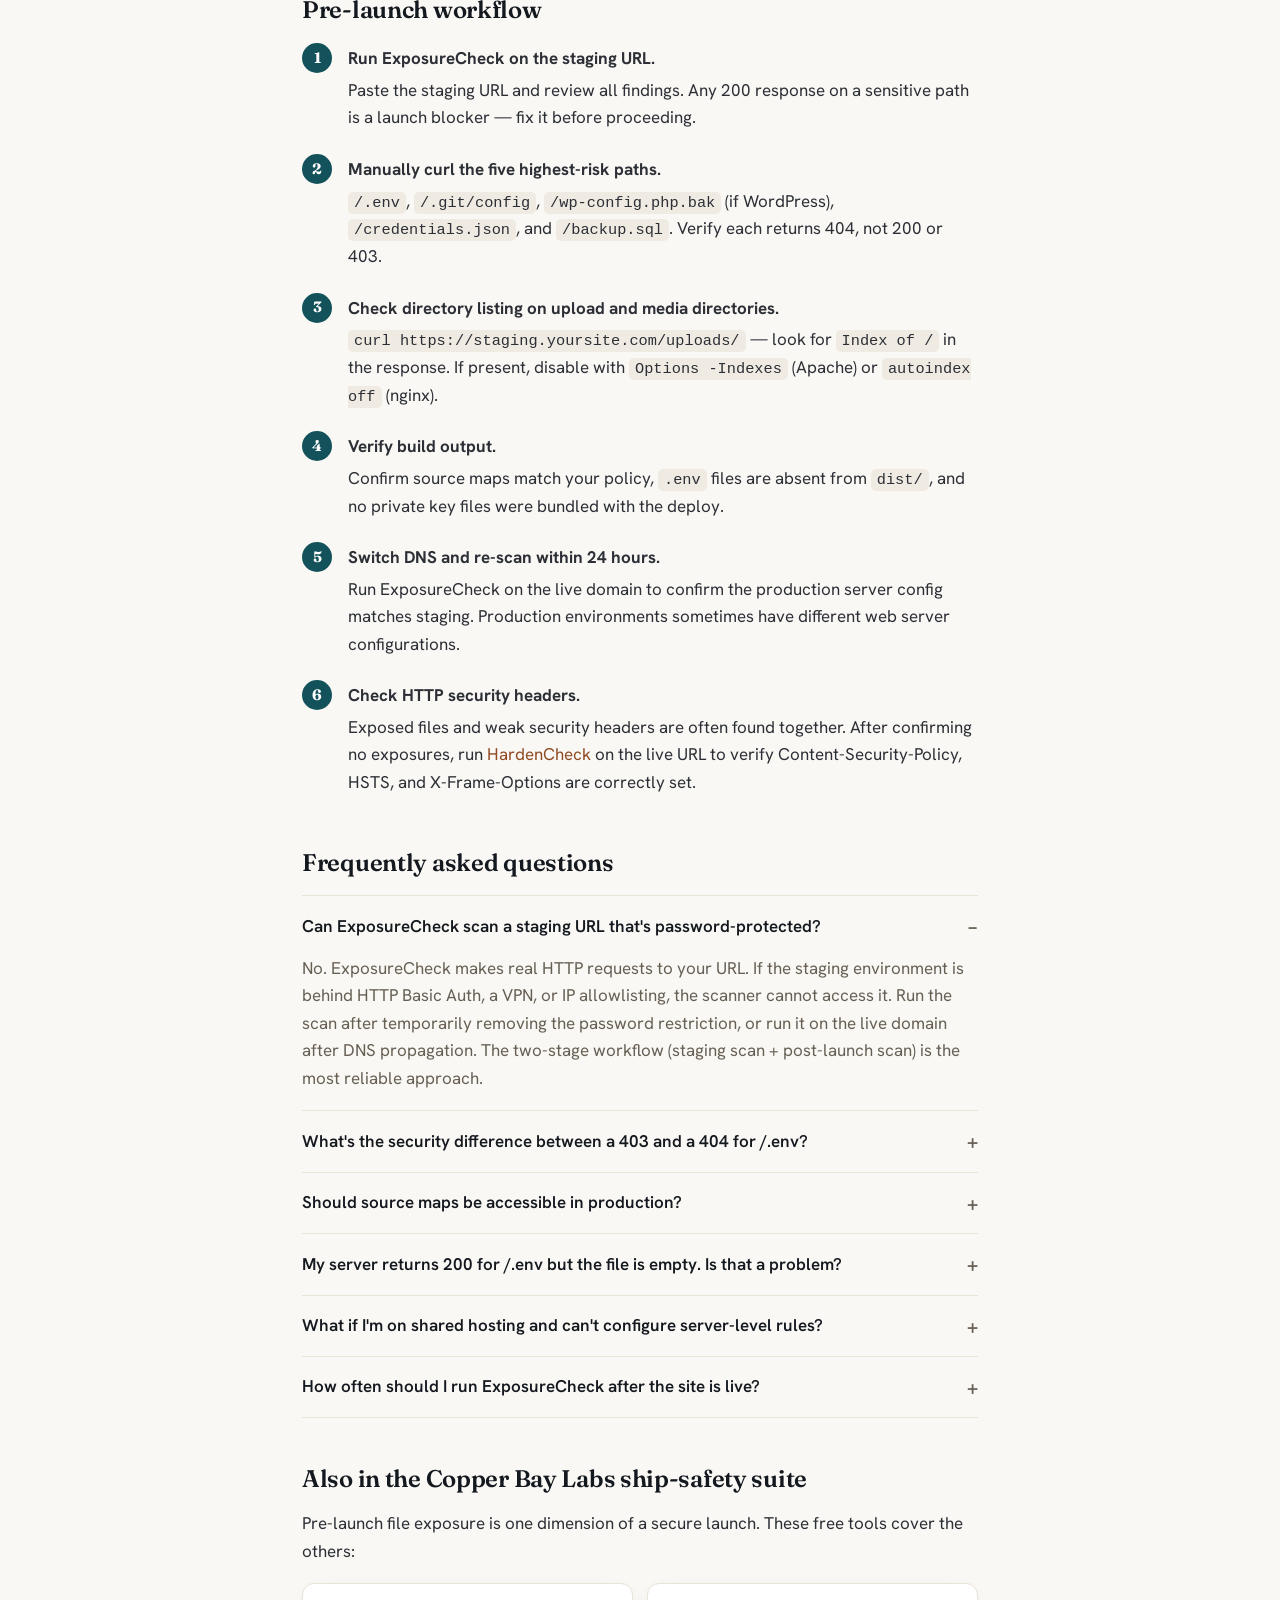
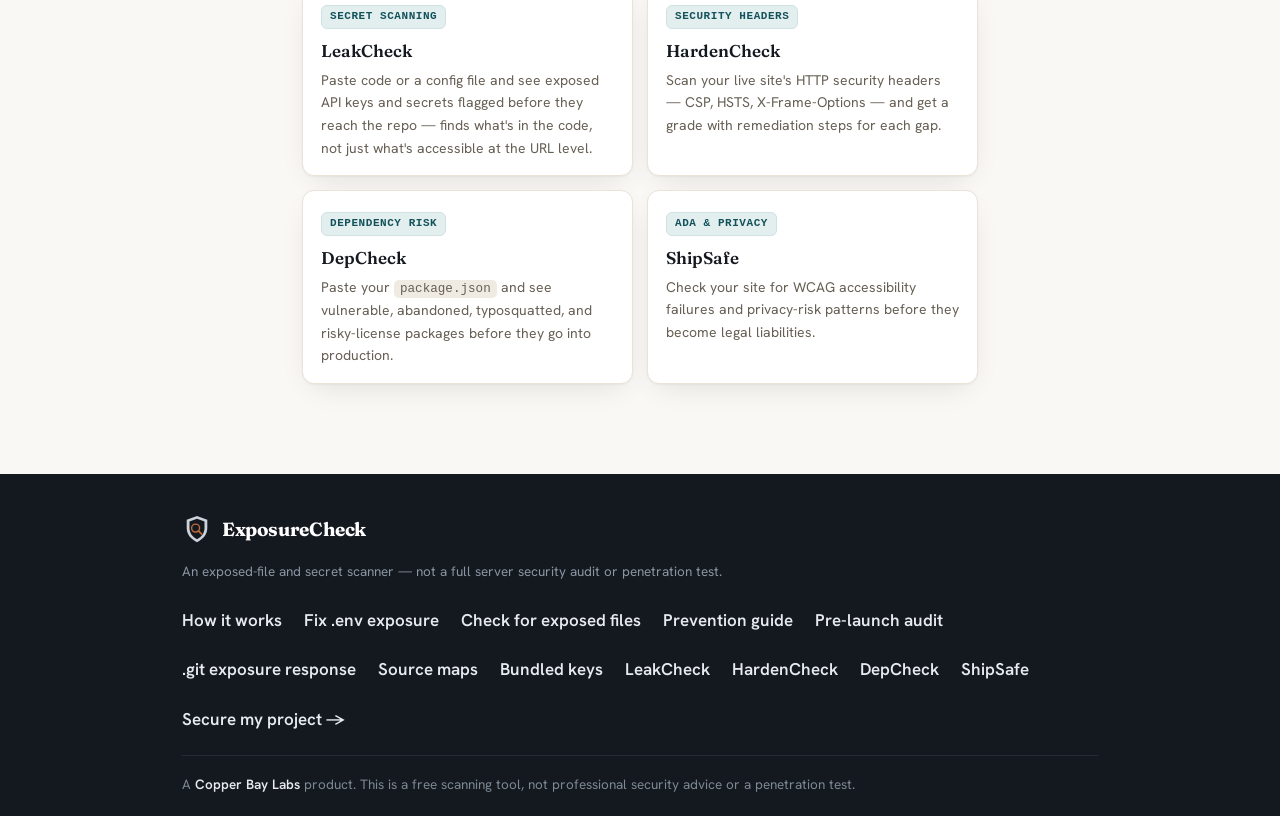
<file: guides/pre-launch-exposed-files-audit.html>
<!doctype html>
<html lang="en">
<head>
<meta charset="utf-8">
<meta name="viewport" content="width=device-width, initial-scale=1">
<title>Pre-Launch Exposed Files Security Audit Checklist (2026)</title>
<meta name="description" content="A systematic checklist for finding exposed .env files, .git directories, database dumps, and misconfigured paths before a website goes live — before automated scanners find them first.">
<link rel="canonical" href="https://labs.copperbaytech.com/exposurecheck/guides/pre-launch-exposed-files-audit.html">
<meta property="og:type" content="article">
<meta property="og:site_name" content="ExposureCheck">
<meta property="og:title" content="Pre-Launch Exposed Files Security Audit Checklist (2026)">
<meta property="og:description" content="A systematic checklist for finding exposed .env files, .git directories, database dumps, and misconfigured paths before a website goes live — before automated scanners find them first.">
<meta property="og:url" content="https://labs.copperbaytech.com/exposurecheck/guides/pre-launch-exposed-files-audit.html">
<meta property="og:image" content="https://labs.copperbaytech.com/exposurecheck/og-image.png">
<meta property="og:image:width" content="1200">
<meta property="og:image:height" content="630">
<meta name="twitter:card" content="summary_large_image">
<meta name="theme-color" content="#faf8f4">
<link rel="icon" href="../favicon.svg" type="image/svg+xml">
<link rel="apple-touch-icon" href="../apple-touch-icon.png">
<link rel="preconnect" href="https://fonts.googleapis.com">
<link rel="preconnect" href="https://fonts.gstatic.com" crossorigin>
<link href="https://fonts.googleapis.com/css2?family=Fraunces:opsz,wght@9..144,500;9..144,600;9..144,700&family=Hanken+Grotesk:wght@400;500;600;700&display=swap" rel="stylesheet">
<script type="application/ld+json">
{"@context":"https://schema.org","@type":"TechArticle","headline":"Pre-Launch Exposed Files Security Audit Checklist (2026)","description":"A systematic checklist for finding exposed .env files, .git directories, database dumps, source maps, and misconfigured server paths before a website goes live.","author":{"@type":"Organization","name":"Copper Bay Labs","url":"https://copperbaytech.com"},"publisher":{"@type":"Organization","name":"Copper Bay Labs","url":"https://copperbaytech.com"},"datePublished":"2026-08-19","dateModified":"2026-08-19","mainEntityOfPage":"https://labs.copperbaytech.com/exposurecheck/guides/pre-launch-exposed-files-audit.html","mainEntity":{"@type":"FAQPage","mainEntity":[{"@type":"Question","name":"Can ExposureCheck scan a staging URL that's password-protected?","acceptedAnswer":{"@type":"Answer","text":"No. ExposureCheck makes real HTTP requests to your URL. If the staging environment requires HTTP Basic Auth or is behind a VPN, the scanner cannot access it. Run the scan after removing the staging password, or run it on the live domain after DNS propagation."}},{"@type":"Question","name":"What's the security difference between a 403 and a 404 for a path like /.env?","acceptedAnswer":{"@type":"Answer","text":"A 403 (Forbidden) means the file or path exists but the server is blocking access. A 404 (Not Found) means the path returns no content. From a security standpoint, 404 is preferable: it reveals less about your server's file structure. A 403 on /.env is better than a 200 (the file is exposed), but the best configuration returns 404 for all sensitive paths."}},{"@type":"Question","name":"Should source maps be accessible in production?","acceptedAnswer":{"@type":"Answer","text":"It depends on your threat model. Source maps make debugging production errors much easier and are generally acceptable for non-sensitive applications. However, if your frontend code contains business logic, proprietary algorithms, or comments that reveal architecture details, serving source maps publicly exposes that. The safest approach for sensitive apps is to exclude source maps from the production build or serve them only to your error-tracking service."}},{"@type":"Question","name":"My staging server returns 200 for /.env but the file is empty — is that a problem?","acceptedAnswer":{"@type":"Answer","text":"Yes, for two reasons. First, an empty .env on staging may not be empty on production — the path being accessible is the configuration gap. Second, automated scanners that find a 200 response on /.env log the URL and retry periodically. Fix the server configuration to return 404 for that path, not just make the file empty."}},{"@type":"Question","name":"What if I'm on shared hosting and can't configure server rules?","acceptedAnswer":{"@type":"Answer","text":"On Apache-based shared hosting, you can add a .htaccess file in your web root to block specific paths. Add deny blocks for .env files, .git directories, and backup extensions. On Netlify or Vercel, use _headers or vercel.json rewrite rules to return 404 for sensitive paths."}},{"@type":"Question","name":"How often should I run ExposureCheck after launch?","acceptedAnswer":{"@type":"Answer","text":"Run it immediately after launch, then again after any significant server configuration change, CMS update, or deployment that changes your document root structure. A monthly scan is a reasonable baseline for sites that change infrequently. For actively developed sites, add it to your deployment checklist."}}]}}
</script>
<link rel="stylesheet" href="../styles.css?v=1">
<style>
  .doc .lede{font-size:clamp(17px,2.3vw,20px);color:var(--muted)}
  .doc h2{scroll-margin-top:80px}
  .doc h3{font-family:"Fraunces",Georgia,serif;font-weight:600;font-size:19px;margin:22px 0 6px;letter-spacing:-.01em}
  .toc{display:flex;flex-wrap:wrap;gap:10px;margin:22px 0 6px;padding:0;list-style:none}
  .toc a{display:inline-block;background:var(--surface);border:1px solid var(--line);border-radius:999px;padding:7px 14px;font-size:14px;font-weight:600;color:var(--muted)}
  .toc a:hover{border-color:var(--bay);color:var(--ink);text-decoration:none}
  .callout.warn-callout{background:var(--fail-bg);border-left-color:var(--fail);color:#5e2019}
  .callout.tip-callout{background:var(--pass-bg);border-left-color:var(--pass);color:#1b4d30}
  .doc code.inline{font-family:ui-monospace,Menlo,Consolas,monospace;font-size:.9em;background:var(--line-2);padding:2px 6px;border-radius:5px}
  pre{background:var(--surface);border:1px solid var(--line);border-radius:10px;padding:16px 18px;overflow-x:auto;font-family:ui-monospace,Menlo,Consolas,monospace;font-size:13px;line-height:1.6;margin:12px 0}
  pre code{background:none;padding:0;font-size:inherit}
  .check-grid{display:grid;gap:14px;margin:18px 0}
  .check-card{background:var(--surface);border:1px solid var(--line);border-radius:12px;padding:18px 20px}
  .check-card h3{margin:0 0 6px;font-size:17px}
  .check-card p{margin:0;color:var(--muted);font-size:14px}
  .check-card .paths{margin:10px 0 0;padding:0;list-style:none;display:flex;flex-wrap:wrap;gap:6px}
  .check-card .paths li code{background:var(--line-2);border-radius:5px;padding:3px 8px;font-family:ui-monospace,Menlo,Consolas,monospace;font-size:12px;font-weight:600}
  .status-table{width:100%;border-collapse:collapse;margin:16px 0;font-size:14px}
  .status-table th{text-align:left;padding:10px 12px;background:var(--surface);border-bottom:2px solid var(--line);font-weight:600}
  .status-table td{padding:9px 12px;border-bottom:1px solid var(--line);vertical-align:top}
  .status-table tr:last-child td{border-bottom:none}
  .s-200{color:#8b1a0a;font-weight:700}
  .s-403{color:#5a4010;font-weight:700}
  .s-404{color:#1b4d30;font-weight:700}
  .steps{margin:18px 0;padding-left:0;list-style:none;counter-reset:step}
  .steps>li{position:relative;padding:4px 0 20px 46px;counter-increment:step}
  .steps>li::before{content:counter(step);position:absolute;left:0;top:2px;width:30px;height:30px;border-radius:50%;background:var(--bay);color:#fff;font-weight:700;font-size:15px;display:flex;align-items:center;justify-content:center;font-family:"Fraunces",serif}
  .steps>li strong{display:block;margin-bottom:4px}
  .suite{display:grid;grid-template-columns:repeat(auto-fit,minmax(220px,1fr));gap:14px;margin:18px 0 6px}
  .suite a{display:block;background:var(--surface);border:1px solid var(--line);border-radius:12px;padding:16px 18px;box-shadow:var(--shadow);transition:box-shadow .15s,transform .15s,border-color .15s}
  .suite a:hover{text-decoration:none;box-shadow:var(--shadow-lift);transform:translateY(-2px);border-color:var(--line-2)}
  .suite .s-name{font-family:"Fraunces",serif;font-weight:600;font-size:17px;color:var(--ink);display:block;margin:0 0 4px}
  .suite p{color:var(--muted);font-size:14px;margin:0}
  .suite .s-tag{display:inline-block;margin-bottom:8px;font-family:ui-monospace,Menlo,Consolas,monospace;font-size:11px;font-weight:700;letter-spacing:.05em;text-transform:uppercase;color:var(--bay);background:var(--bay-tint,#e8f4f6);border:1px solid #cfe1e3;border-radius:6px;padding:2px 8px}
  .faq-section{margin:18px 0}
  .faq-section details{border-bottom:1px solid var(--line);padding:14px 0}
  .faq-section details:first-child{border-top:1px solid var(--line)}
  .faq-section summary{font-weight:600;cursor:pointer;list-style:none;display:flex;justify-content:space-between;align-items:center;gap:12px}
  .faq-section summary::-webkit-details-marker{display:none}
  .faq-section summary::after{content:"+";font-size:20px;color:var(--muted);flex-shrink:0}
  .faq-section details[open] summary::after{content:"\2212"}
  .faq-section details p,.faq-section details ul{margin:12px 0 4px;color:var(--muted)}
</style>
</head>
<body>
<a class="skip" href="#main">Skip to main content</a>

<header class="masthead" role="banner">
  <div class="wrap hdr-bar">
    <a class="brand" href="../" aria-label="ExposureCheck — go to homepage">
      <svg class="mark" viewBox="0 0 64 64" aria-hidden="true">
        <path d="M32 4 54 12 V30 C54 44 45 54 32 60 C19 54 10 44 10 30 V12 Z" fill="#2e86ab"/>
        <path d="M32 10 48 16 V30 C48 41 41.5 49 32 54 C22.5 49 16 41 16 30 V16 Z" fill="#14181f"/>
        <circle cx="29" cy="30" r="8.5" fill="none" stroke="#2e86ab" stroke-width="3"/>
        <line x1="35" y1="36" x2="42" y2="43" stroke="#2e86ab" stroke-width="3.5" stroke-linecap="round"/>
      </svg>
      <span class="wordmark">ExposureCheck</span>
    </a>
    <nav class="nav" aria-label="Primary navigation">
      <a href="fix-exposed-env-file.html">Fix .env exposure</a>
      <a href="how-to-check-website-exposed-files.html">Check exposed files</a>
      <a href="prevent-exposed-files-website.html">Prevention guide</a>
      <a href="pre-launch-exposed-files-audit.html" aria-current="page">Pre-launch audit</a>
      <a href="git-folder-exposed-remediation.html">After .git exposure</a>
      <a href="../">Scan a URL</a>
      <a href="source-map-exposure-fix.html">Source maps</a>
      <a href="hardcoded-api-key-javascript-bundle.html">Bundled keys</a>
    </nav>
  </div>
</header>

<main id="main">
<article class="doc">
  <div class="wrap narrow">
    <p class="eyebrow" style="text-align:left">Pre-launch security audit</p>
    <h1>Exposed Files Checklist: What to Scan Before a Website Goes Live</h1>
    <p class="lede">Automated crawlers and vulnerability scanners index new domains within hours of launch. This checklist walks through what to check on your staging environment — before DNS points at it and before those scanners get there first.</p>

    <div class="callout warn-callout">
      <strong>Run this on staging, not just after launch.</strong> Once a site is live and indexed, exposures can be logged by scanners within hours. The pre-launch window is your best opportunity to close these gaps before they become records in a threat-intelligence database.
    </div>

    <ul class="toc" aria-label="On this page">
      <li><a href="#why-pre-launch">Why timing matters</a></li>
      <li><a href="#what-to-check">What to check for</a></li>
      <li><a href="#http-status">HTTP status codes</a></li>
      <li><a href="#server-config">Server configuration</a></li>
      <li><a href="#build-artifacts">Build artifacts</a></li>
      <li><a href="#run-exposurecheck">Run ExposureCheck</a></li>
      <li><a href="#workflow">Launch workflow</a></li>
      <li><a href="#faq">FAQ</a></li>
    </ul>

    <h2 id="why-pre-launch">Why the staging window matters</h2>
    <p>Internet-wide scanners — including Shodan, Censys, commercial vulnerability databases, and automated bots — probe large blocks of IP space continuously and index new hostnames within hours of first seeing them. Once a URL returns a 200 response for <code class="inline">/.env</code>, that response can be logged, scraped, and retained even if you block the path the next day.</p>
    <p>The pre-launch window — your staging environment before DNS cutover, and the first 24 hours post-launch — is the critical moment. Catching an exposed file before launch costs minutes to fix. Catching it after a scanner has already exfiltrated the contents means rotating all exposed credentials, reviewing access logs, and potentially notifying affected users. The gap between those two outcomes is entirely a function of when you check.</p>

    <h2 id="what-to-check">What to scan for</h2>
    <p>These are the ten categories of sensitive paths that ExposureCheck tests for. Each includes the most commonly exposed paths in that category:</p>

    <div class="check-grid">
      <div class="check-card">
        <h3>1. Environment files</h3>
        <p>The highest-severity category. These files contain API keys, database credentials, and service tokens. They are frequently left in the web root by accident during deployment.</p>
        <ul class="paths"><li><code>/.env</code></li><li><code>/.env.local</code></li><li><code>/.env.production</code></li><li><code>/.env.staging</code></li><li><code>/.env.example</code></li><li><code>/.env.bak</code></li></ul>
      </div>
      <div class="check-card">
        <h3>2. Version control directories</h3>
        <p>An exposed <code class="inline">/.git/</code> directory gives an attacker read access to your complete source code history, including every file ever committed — even files deleted from later commits.</p>
        <ul class="paths"><li><code>/.git/config</code></li><li><code>/.git/HEAD</code></li><li><code>/.svn/entries</code></li><li><code>/.hg/store</code></li></ul>
      </div>
      <div class="check-card">
        <h3>3. Database dumps and backups</h3>
        <p>Database exports dropped into a web-accessible directory are a common data breach vector. These files contain full table contents — user records, hashed passwords, payment references.</p>
        <ul class="paths"><li><code>/backup.sql</code></li><li><code>/dump.sql</code></li><li><code>/database.sql</code></li><li><code>/db.sql.gz</code></li><li><code>/backup.tar.gz</code></li></ul>
      </div>
      <div class="check-card">
        <h3>4. Configuration file backups</h3>
        <p>Editors and deployment tools sometimes create backup copies of config files with discoverable suffixes. These retain the original file's credentials in plaintext.</p>
        <ul class="paths"><li><code>/wp-config.php.bak</code></li><li><code>/config.php.old</code></li><li><code>/settings.py.bak</code></li><li><code>/application.yml.orig</code></li><li><code>/config.json.bak</code></li></ul>
      </div>
      <div class="check-card">
        <h3>5. Private key and credential files</h3>
        <p>Service account keys, OAuth credential files, and private key files placed in the web root give immediate unauthorized access to the services they authenticate.</p>
        <ul class="paths"><li><code>/credentials.json</code></li><li><code>/serviceAccountKey.json</code></li><li><code>/private.pem</code></li><li><code>/id_rsa</code></li><li><code>/client_secret.json</code></li></ul>
      </div>
      <div class="check-card">
        <h3>6. Log files</h3>
        <p>Application and error logs in the web root expose stack traces, library versions, user activity, and sometimes API keys or session tokens written during debug logging.</p>
        <ul class="paths"><li><code>/error.log</code></li><li><code>/debug.log</code></li><li><code>/app.log</code></li><li><code>/logs/access.log</code></li><li><code>/storage/logs/laravel.log</code></li></ul>
      </div>
      <div class="check-card">
        <h3>7. Source maps</h3>
        <p>JavaScript and CSS source maps reconstruct your original source from the compiled bundle. For apps with proprietary logic or sensitive comments in the source, serving maps publicly exposes that code.</p>
        <ul class="paths"><li><code>/static/js/main.*.js.map</code></li><li><code>/assets/*.js.map</code></li><li><code>/dist/*.css.map</code></li></ul>
      </div>
      <div class="check-card">
        <h3>8. Directory listing enabled</h3>
        <p>If directory listing is enabled, any path without an index file returns a browseable file list. Check upload and media directories specifically.</p>
        <ul class="paths"><li><code>/uploads/</code></li><li><code>/media/</code></li><li><code>/files/</code></li><li><code>/backup/</code></li></ul>
      </div>
      <div class="check-card">
        <h3>9. .DS_Store and IDE files</h3>
        <p>macOS <code class="inline">.DS_Store</code> files and editor project files reveal directory structure. Downloading <code class="inline">/.DS_Store</code> reveals the filenames in that directory even without directory listing enabled.</p>
        <ul class="paths"><li><code>/.DS_Store</code></li><li><code>/.idea/workspace.xml</code></li><li><code>/.vscode/settings.json</code></li><li><code>/Thumbs.db</code></li></ul>
      </div>
      <div class="check-card">
        <h3>10. Admin paths and exposed APIs</h3>
        <p>Development admin panels, API documentation left accessible in production, and default CMS admin paths that haven't been relocated are found by scanners within hours of launch.</p>
        <ul class="paths"><li><code>/phpmyadmin/</code></li><li><code>/adminer.php</code></li><li><code>/api/docs</code></li><li><code>/swagger-ui.html</code></li><li><code>/.well-known/</code></li></ul>
      </div>
    </div>

    <h2 id="http-status">Reading HTTP status codes</h2>
    <p>When you probe a path manually with <code class="inline">curl -I</code>, the response status code tells you exactly what's happening:</p>

    <table class="status-table">
      <thead>
        <tr><th>Status</th><th>What it means</th><th>Action required</th></tr>
      </thead>
      <tbody>
        <tr>
          <td><span class="s-200">200 OK</span></td>
          <td>The file or path is publicly accessible. If the response body contains credentials or config, this is an active exposure.</td>
          <td><strong>Fix before launch</strong> — block the path in server config or remove the file from the web root.</td>
        </tr>
        <tr>
          <td><span class="s-403">403 Forbidden</span></td>
          <td>The file or directory exists and the server is blocking access. The resource is present but protected.</td>
          <td><strong>Better, but not ideal.</strong> A 403 confirms the resource exists to a scanner. Prefer a rewrite rule that returns 404, or remove the file entirely.</td>
        </tr>
        <tr>
          <td><span class="s-404">404 Not Found</span></td>
          <td>The path returns no content — either the file doesn't exist, or the server is hiding it via a rewrite rule.</td>
          <td><strong>Correct result.</strong> Sensitive paths should return 404 — they reveal nothing about server structure.</td>
        </tr>
        <tr>
          <td>301&nbsp;/&nbsp;302</td>
          <td>Redirect, usually to a login page or custom error. Generally fine.</td>
          <td>Follow the redirect and verify the destination doesn't expose sensitive content.</td>
        </tr>
      </tbody>
    </table>

    <p>Quick manual check with <code class="inline">curl</code> (use <code class="inline">-I</code> for HEAD requests — no body download, faster):</p>
    <pre><code># Check specific paths on staging
curl -I https://staging.yoursite.com/.env
curl -I https://staging.yoursite.com/.git/config
curl -I https://staging.yoursite.com/wp-config.php.bak

# Check for directory listing
curl https://staging.yoursite.com/uploads/
# Look for "Index of /" in the response body</code></pre>

    <h2 id="server-config">Blocking sensitive paths in server configuration</h2>
    <p>The right fix is a server-side block. Deleting files from the web root is better still — but if they might reappear on the next deploy (e.g., a <code class="inline">.env</code> copied by a deploy script), a server rule is the reliable safety net.</p>

    <h3>nginx</h3>
    <pre><code># Block dotfiles and common sensitive paths
location ~ /\. {
    deny all;
    return 404;
}
location ~* \.(sql|bak|backup|old|orig|log|gz|tar)$ {
    deny all;
    return 404;
}
location ~* /(credentials|serviceAccountKey|private|id_rsa)\.json$ {
    deny all;
    return 404;
}
# Disable directory listing
autoindex off;</code></pre>

    <h3>Apache (.htaccess)</h3>
    <pre><code>&lt;FilesMatch "^(\.env|\.git|\.DS_Store|wp-config\.php\.bak|credentials\.json)$"&gt;
  Order allow,deny
  Deny from all
&lt;/FilesMatch&gt;

&lt;FilesMatch "\.(sql|bak|backup|old|orig|log|gz)$"&gt;
  Order allow,deny
  Deny from all
&lt;/FilesMatch&gt;

# Disable directory listing
Options -Indexes</code></pre>

    <h3>Vercel (vercel.json)</h3>
    <pre><code>{
  "rewrites": [
    { "source": "/\\.env(.*)", "destination": "/404" },
    { "source": "/\\.git(.*)", "destination": "/404" },
    { "source": "/credentials.json", "destination": "/404" }
  ]
}</code></pre>

    <h3>Netlify (_redirects)</h3>
    <pre><code>/.env          /404.html  404
/.git/*        /404.html  404
/backup.sql    /404.html  404</code></pre>

    <h2 id="build-artifacts">Build artifact checklist</h2>
    <p>Modern JavaScript build pipelines (Vite, webpack, Next.js) introduce their own exposure risks if not configured carefully. Before launch, verify:</p>
    <ul>
      <li><strong>Source maps match your policy.</strong> In Vite: <code class="inline">build.sourcemap = false</code> (or <code class="inline">'hidden'</code> for error tracking without public access). In Next.js: <code class="inline">productionBrowserSourceMaps: false</code> is the default.</li>
      <li><strong><code class="inline">.env</code> files absent from build output.</strong> Run <code class="inline">ls -la dist/</code> and <code class="inline">ls -la build/</code> — no <code class="inline">.env*</code> files should appear there.</li>
      <li><strong>Environment variables embedded in the bundle.</strong> React/Vue/Svelte frameworks using <code class="inline">VITE_</code> or <code class="inline">REACT_APP_</code> prefixes embed those values in the JS bundle. Only public-facing values (analytics IDs, public endpoints) should use these prefixes — never private keys or secrets.</li>
      <li><strong><code class="inline">node_modules/</code> not deployed.</strong> Confirm <code class="inline">node_modules/</code> is absent from your web root. This can happen with misconfigured rsync or FTP deployments that copy the entire project directory.</li>
    </ul>

    <div class="callout tip-callout">
      <strong>Inspect your <code class="inline">dist/</code> directory before every deploy.</strong> Run <code class="inline">ls -la dist/</code> and look for anything that shouldn't be public: <code class="inline">.env</code> files, <code class="inline">*.sql</code> dumps, or private key files. The same files in your project root can appear in build output if your deploy script copies the entire project folder instead of only the build output.
    </div>

    <h2 id="run-exposurecheck">Running ExposureCheck on your staging site</h2>
    <p>ExposureCheck probes your URL for over 150 high-risk paths across all ten categories above — environment files, version control, database dumps, log files, source maps, admin paths, and more. It's the fastest way to cover the full list without manually curling each path individually.</p>
    <p>Two moments to run it:</p>
    <ol>
      <li><strong>Before DNS cutover</strong> — paste your staging URL (e.g., <code class="inline">https://staging.client-project.com</code>). Fix any 200-response findings before proceeding to launch.</li>
      <li><strong>Within 24 hours of launch</strong> — run it again on the live domain to verify that production server configuration matches staging. Deploy processes sometimes differ between environments.</li>
    </ol>
    <p style="margin:24px 0 8px"><a class="btn primary" href="../">Scan my staging URL with ExposureCheck &rarr;</a></p>

    <p>For secrets already checked into git history, also paste your source code into <a href="https://labs.copperbaytech.com/leakcheck/" target="_blank" rel="noopener noreferrer">LeakCheck</a> to find hardcoded API keys before they reach the server — ExposureCheck finds what's accessible at the URL level; LeakCheck finds what's embedded in the code itself.</p>

    <h2 id="workflow">Pre-launch workflow</h2>
    <ol class="steps">
      <li>
        <strong>Run ExposureCheck on the staging URL.</strong>
        Paste the staging URL and review all findings. Any 200 response on a sensitive path is a launch blocker — fix it before proceeding.
      </li>
      <li>
        <strong>Manually curl the five highest-risk paths.</strong>
        <code class="inline">/.env</code>, <code class="inline">/.git/config</code>, <code class="inline">/wp-config.php.bak</code> (if WordPress), <code class="inline">/credentials.json</code>, and <code class="inline">/backup.sql</code>. Verify each returns 404, not 200 or 403.
      </li>
      <li>
        <strong>Check directory listing on upload and media directories.</strong>
        <code class="inline">curl https://staging.yoursite.com/uploads/</code> — look for <code class="inline">Index of /</code> in the response. If present, disable with <code class="inline">Options -Indexes</code> (Apache) or <code class="inline">autoindex off</code> (nginx).
      </li>
      <li>
        <strong>Verify build output.</strong>
        Confirm source maps match your policy, <code class="inline">.env</code> files are absent from <code class="inline">dist/</code>, and no private key files were bundled with the deploy.
      </li>
      <li>
        <strong>Switch DNS and re-scan within 24 hours.</strong>
        Run ExposureCheck on the live domain to confirm the production server config matches staging. Production environments sometimes have different web server configurations.
      </li>
      <li>
        <strong>Check HTTP security headers.</strong>
        Exposed files and weak security headers are often found together. After confirming no exposures, run <a href="https://labs.copperbaytech.com/hardencheck/" target="_blank" rel="noopener noreferrer">HardenCheck</a> on the live URL to verify Content-Security-Policy, HSTS, and X-Frame-Options are correctly set.
      </li>
    </ol>

    <h2 id="faq">Frequently asked questions</h2>
    <div class="faq-section">
      <details open>
        <summary>Can ExposureCheck scan a staging URL that's password-protected?</summary>
        <p>No. ExposureCheck makes real HTTP requests to your URL. If the staging environment is behind HTTP Basic Auth, a VPN, or IP allowlisting, the scanner cannot access it. Run the scan after temporarily removing the password restriction, or run it on the live domain after DNS propagation. The two-stage workflow (staging scan + post-launch scan) is the most reliable approach.</p>
      </details>
      <details>
        <summary>What's the security difference between a 403 and a 404 for /.env?</summary>
        <p>A 403 (Forbidden) means the file or directory exists and the server is blocking access — the resource is present. A 404 (Not Found) means the server returns no content, either because the file doesn't exist or a rewrite rule hides it. From a security standpoint, 404 is preferable: it doesn't confirm to a scanner that the resource exists. A 403 on <code class="inline">/.env</code> is better than a 200, but the best configuration is a rewrite rule returning 404 for all sensitive paths.</p>
      </details>
      <details>
        <summary>Should source maps be accessible in production?</summary>
        <p>It depends on your application. Source maps make production debugging much easier and are generally acceptable for non-sensitive applications. If your frontend code contains proprietary algorithms, business logic with competitive value, or internal comments that reveal system architecture, serving maps publicly exposes that. The safest approach for sensitive apps is to disable source map generation for production builds, or upload maps only to your error-tracking service rather than your web root.</p>
      </details>
      <details>
        <summary>My server returns 200 for /.env but the file is empty. Is that a problem?</summary>
        <p>Yes, for two reasons. First, an empty <code class="inline">.env</code> on staging may not be empty on production — the path being accessible is the server configuration gap, regardless of current content. When you deploy to production, a populated <code class="inline">.env</code> may land in the same accessible web root position. Second, automated scanners that find a 200 response on <code class="inline">/.env</code> log the URL and retry periodically. Fix the server configuration to return 404 for that path.</p>
      </details>
      <details>
        <summary>What if I'm on shared hosting and can't configure server-level rules?</summary>
        <p>On Apache-based shared hosting (most cPanel environments), you can add rules via <code class="inline">.htaccess</code> in your web root without server-level access. Create or edit <code class="inline">public_html/.htaccess</code> and add the deny blocks shown in the server configuration section above. On Netlify or Vercel, use <code class="inline">_redirects</code> or <code class="inline">vercel.json</code> rewrite rules to return 404 for sensitive paths before your first deploy.</p>
      </details>
      <details>
        <summary>How often should I run ExposureCheck after the site is live?</summary>
        <p>Run it immediately after launch, then again after any significant server configuration change, CMS or framework update, or deployment that alters your document root structure. A monthly scan is a reasonable baseline for sites that change infrequently. For actively developed sites, add ExposureCheck to your deployment checklist — it takes 30 seconds and catches misconfigured deploys before users or scanners do.</p>
      </details>
    </div>

    <h2 style="margin-top:48px">Also in the Copper Bay Labs ship-safety suite</h2>
    <p>Pre-launch file exposure is one dimension of a secure launch. These free tools cover the others:</p>
    <div class="suite">
      <a href="https://labs.copperbaytech.com/leakcheck/" target="_blank" rel="noopener noreferrer">
        <span class="s-tag">Secret scanning</span>
        <span class="s-name">LeakCheck</span>
        <p>Paste code or a config file and see exposed API keys and secrets flagged before they reach the repo — finds what's in the code, not just what's accessible at the URL level.</p>
      </a>
      <a href="https://labs.copperbaytech.com/hardencheck/" target="_blank" rel="noopener noreferrer">
        <span class="s-tag">Security headers</span>
        <span class="s-name">HardenCheck</span>
        <p>Scan your live site's HTTP security headers — CSP, HSTS, X-Frame-Options — and get a grade with remediation steps for each gap.</p>
      </a>
      <a href="https://labs.copperbaytech.com/depcheck/" target="_blank" rel="noopener noreferrer">
        <span class="s-tag">Dependency risk</span>
        <span class="s-name">DepCheck</span>
        <p>Paste your <code class="inline">package.json</code> and see vulnerable, abandoned, typosquatted, and risky-license packages before they go into production.</p>
      </a>
      <a href="https://labs.copperbaytech.com/shipsafe/" target="_blank" rel="noopener noreferrer">
        <span class="s-tag">ADA &amp; privacy</span>
        <span class="s-name">ShipSafe</span>
        <p>Check your site for WCAG accessibility failures and privacy-risk patterns before they become legal liabilities.</p>
      </a>
    </div>
  </div>
</article>
</main>

<footer class="footer" role="contentinfo">
  <div class="wrap foot">
    <div>
      <a class="brand small" href="../" aria-label="ExposureCheck — homepage">
        <svg class="mark" viewBox="0 0 64 64" aria-hidden="true">
          <path d="M32 4 54 12 V30 C54 44 45 54 32 60 C19 54 10 44 10 30 V12 Z" fill="#cbd2da"/>
          <path d="M32 10 48 16 V30 C48 41 41.5 49 32 54 C22.5 49 16 41 16 30 V16 Z" fill="#14181f"/>
          <circle cx="29" cy="30" r="8.5" fill="none" stroke="#bf6b3c" stroke-width="3"/>
          <line x1="35" y1="36" x2="42" y2="43" stroke="#bf6b3c" stroke-width="3.5" stroke-linecap="round"/>
        </svg>
        <span class="wordmark">ExposureCheck</span>
      </a>
      <p class="fine">An exposed-file and secret scanner — not a full server security audit or penetration test.</p>
    </div>
    <nav class="foot-nav" aria-label="Footer navigation">
      <a href="../about.html">How it works</a>
      <a href="fix-exposed-env-file.html">Fix .env exposure</a>
      <a href="how-to-check-website-exposed-files.html">Check for exposed files</a>
      <a href="prevent-exposed-files-website.html">Prevention guide</a>
      <a href="pre-launch-exposed-files-audit.html">Pre-launch audit</a>
      <a href="git-folder-exposed-remediation.html">.git exposure response</a>
      <a href="source-map-exposure-fix.html">Source maps</a>
      <a href="hardcoded-api-key-javascript-bundle.html">Bundled keys</a>
      <a href="https://labs.copperbaytech.com/leakcheck/" target="_blank" rel="noopener noreferrer">LeakCheck</a>
      <a href="https://labs.copperbaytech.com/hardencheck/" target="_blank" rel="noopener noreferrer">HardenCheck</a>
      <a href="https://labs.copperbaytech.com/depcheck/" target="_blank" rel="noopener noreferrer">DepCheck</a>
      <a href="https://labs.copperbaytech.com/shipsafe/" target="_blank" rel="noopener noreferrer">ShipSafe</a>
      <a href="https://copperbaytech.com" target="_blank" rel="noopener noreferrer">Secure my project &rarr;</a>
    </nav>
  </div>
  <div class="wrap">
    <p class="madeby">A <a href="https://copperbaytech.com" target="_blank" rel="noopener noreferrer">Copper Bay Labs</a> product.
    <span class="disclaimer">This is a free scanning tool, not professional security advice or a penetration test.</span></p>
  </div>
</footer>

</body>
</html>
</file>
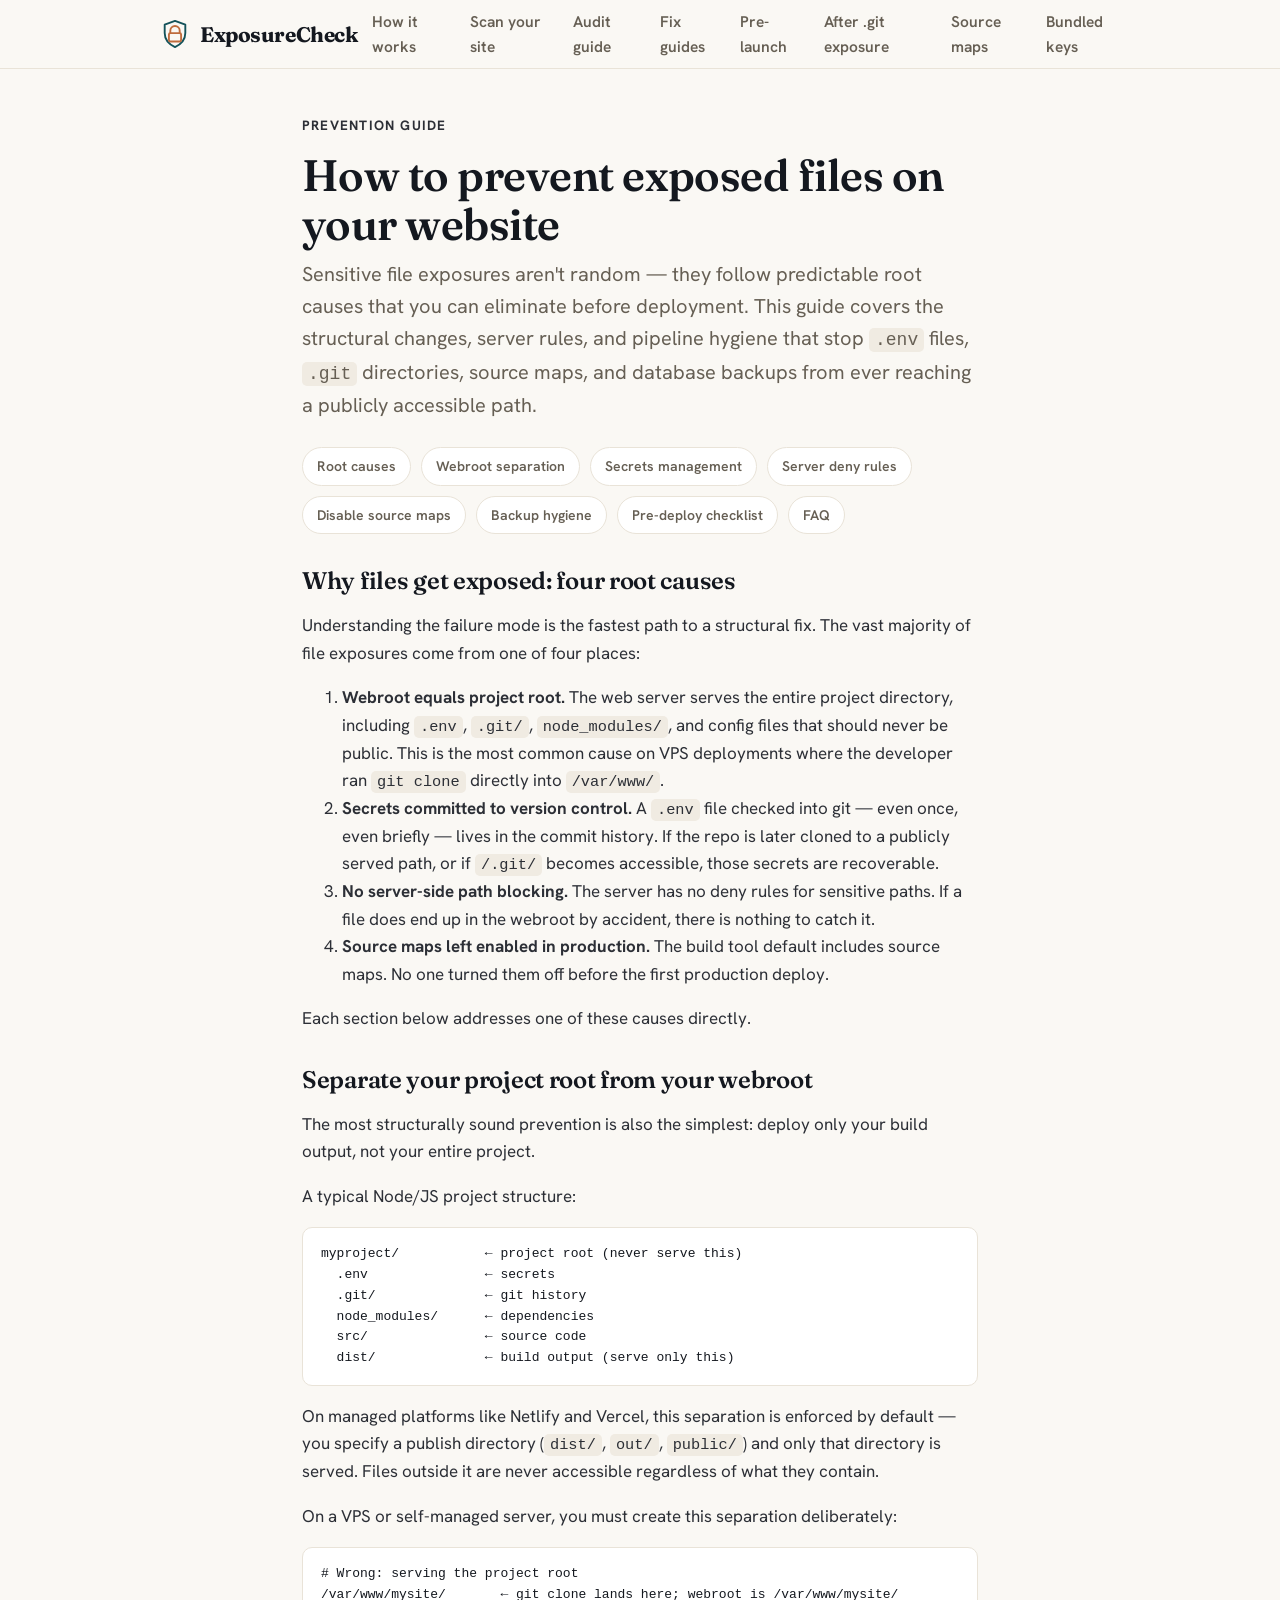
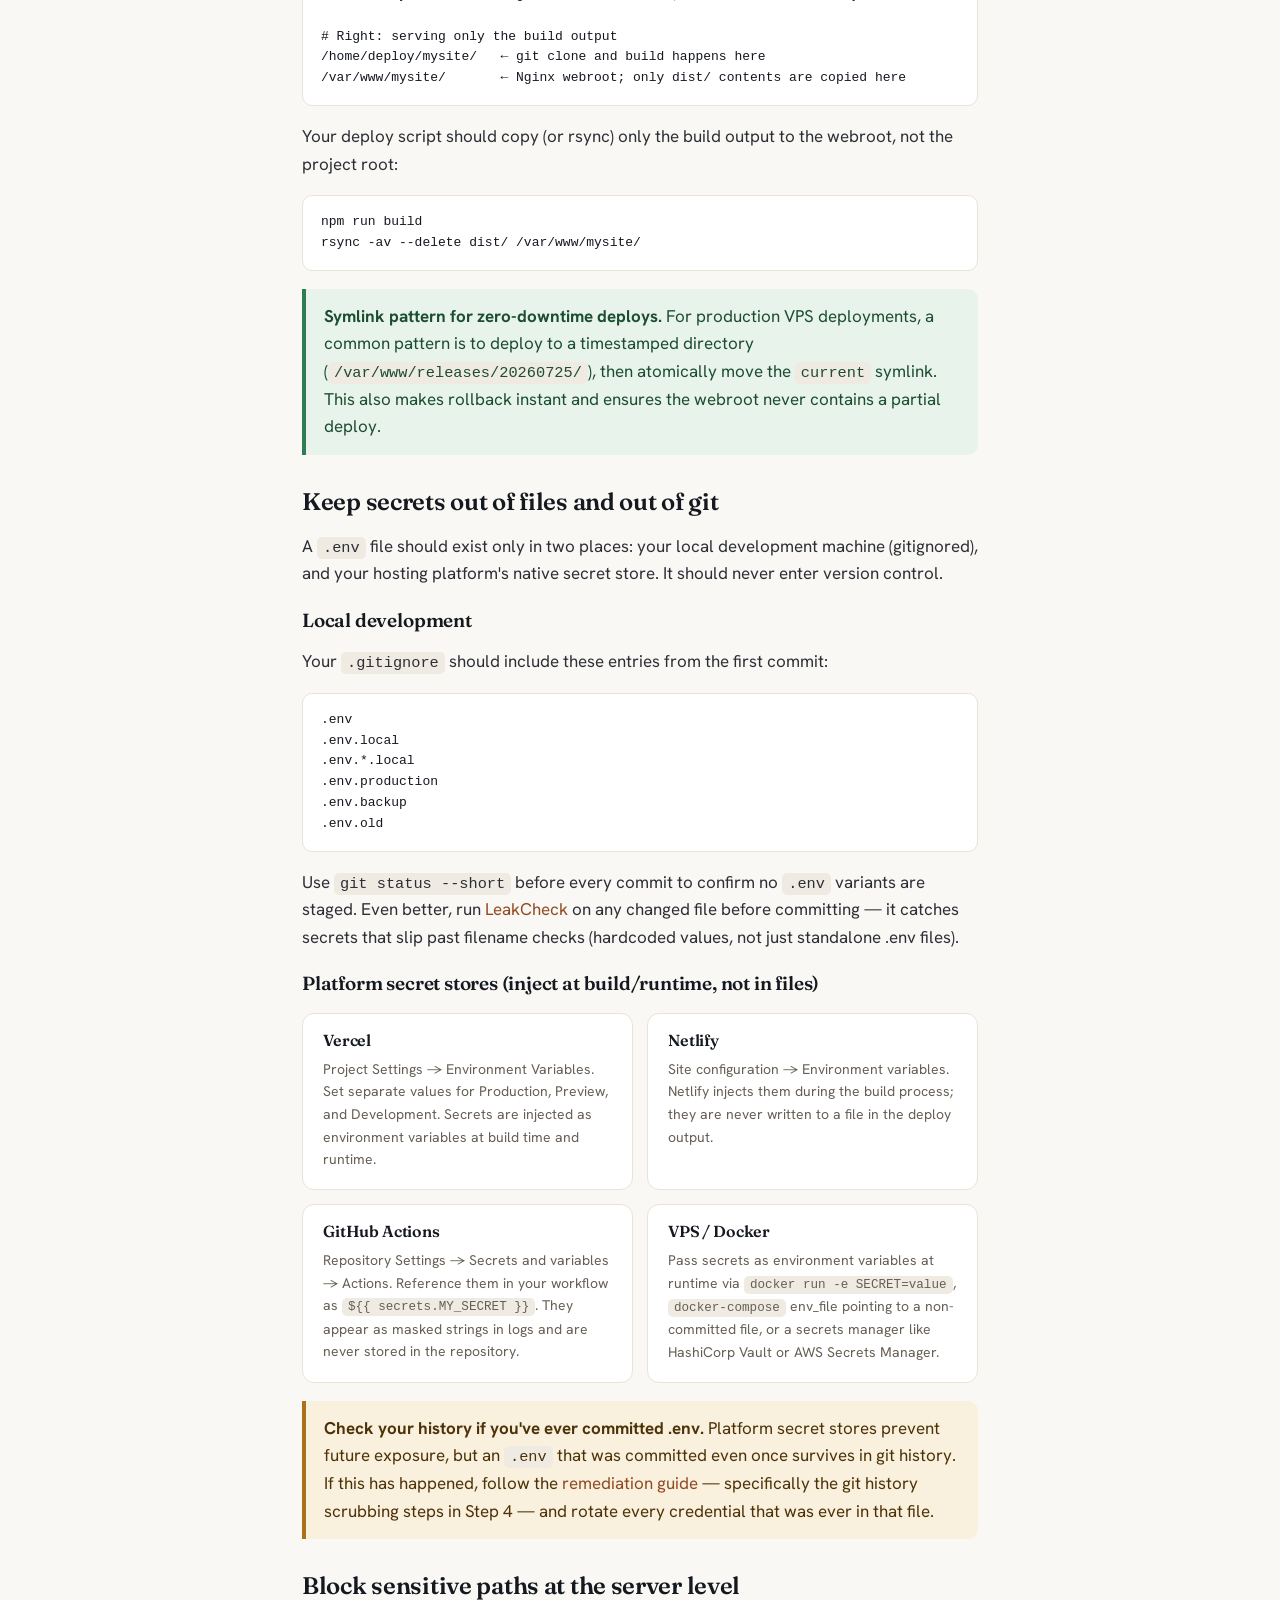
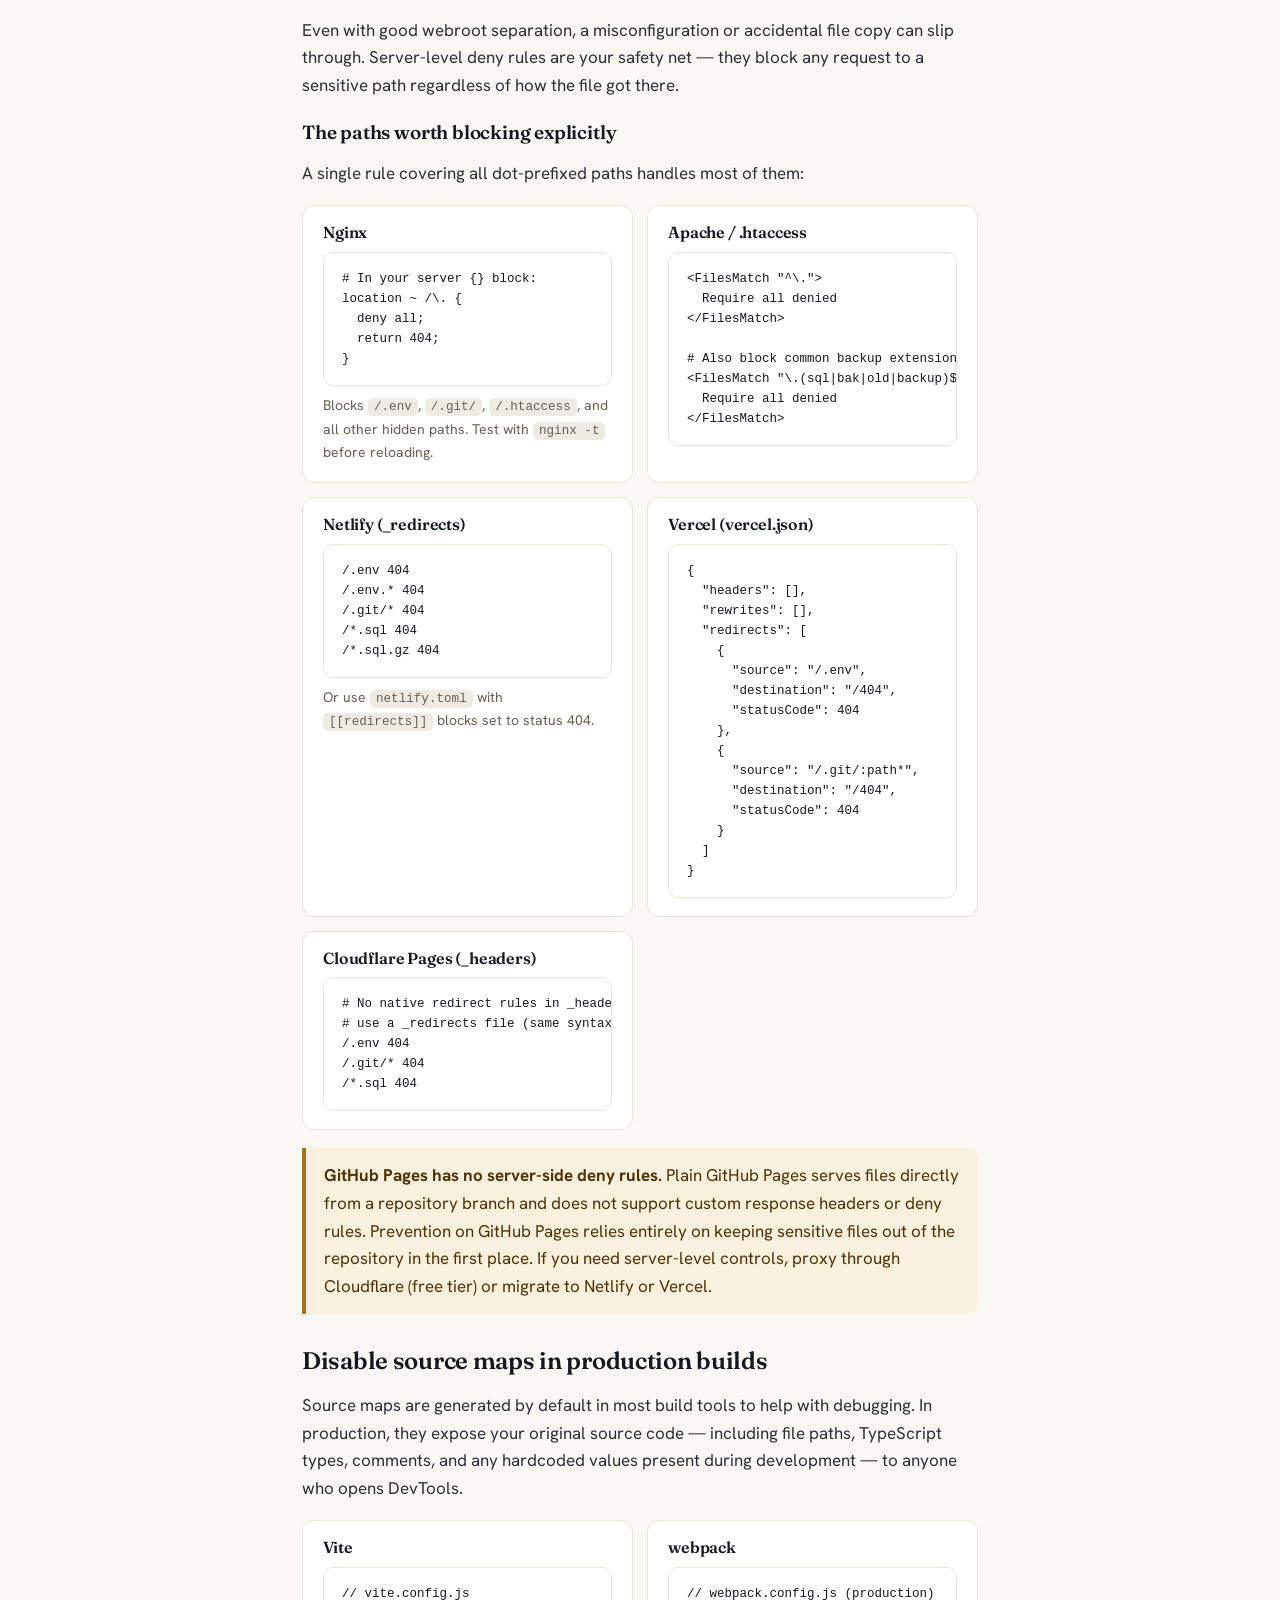
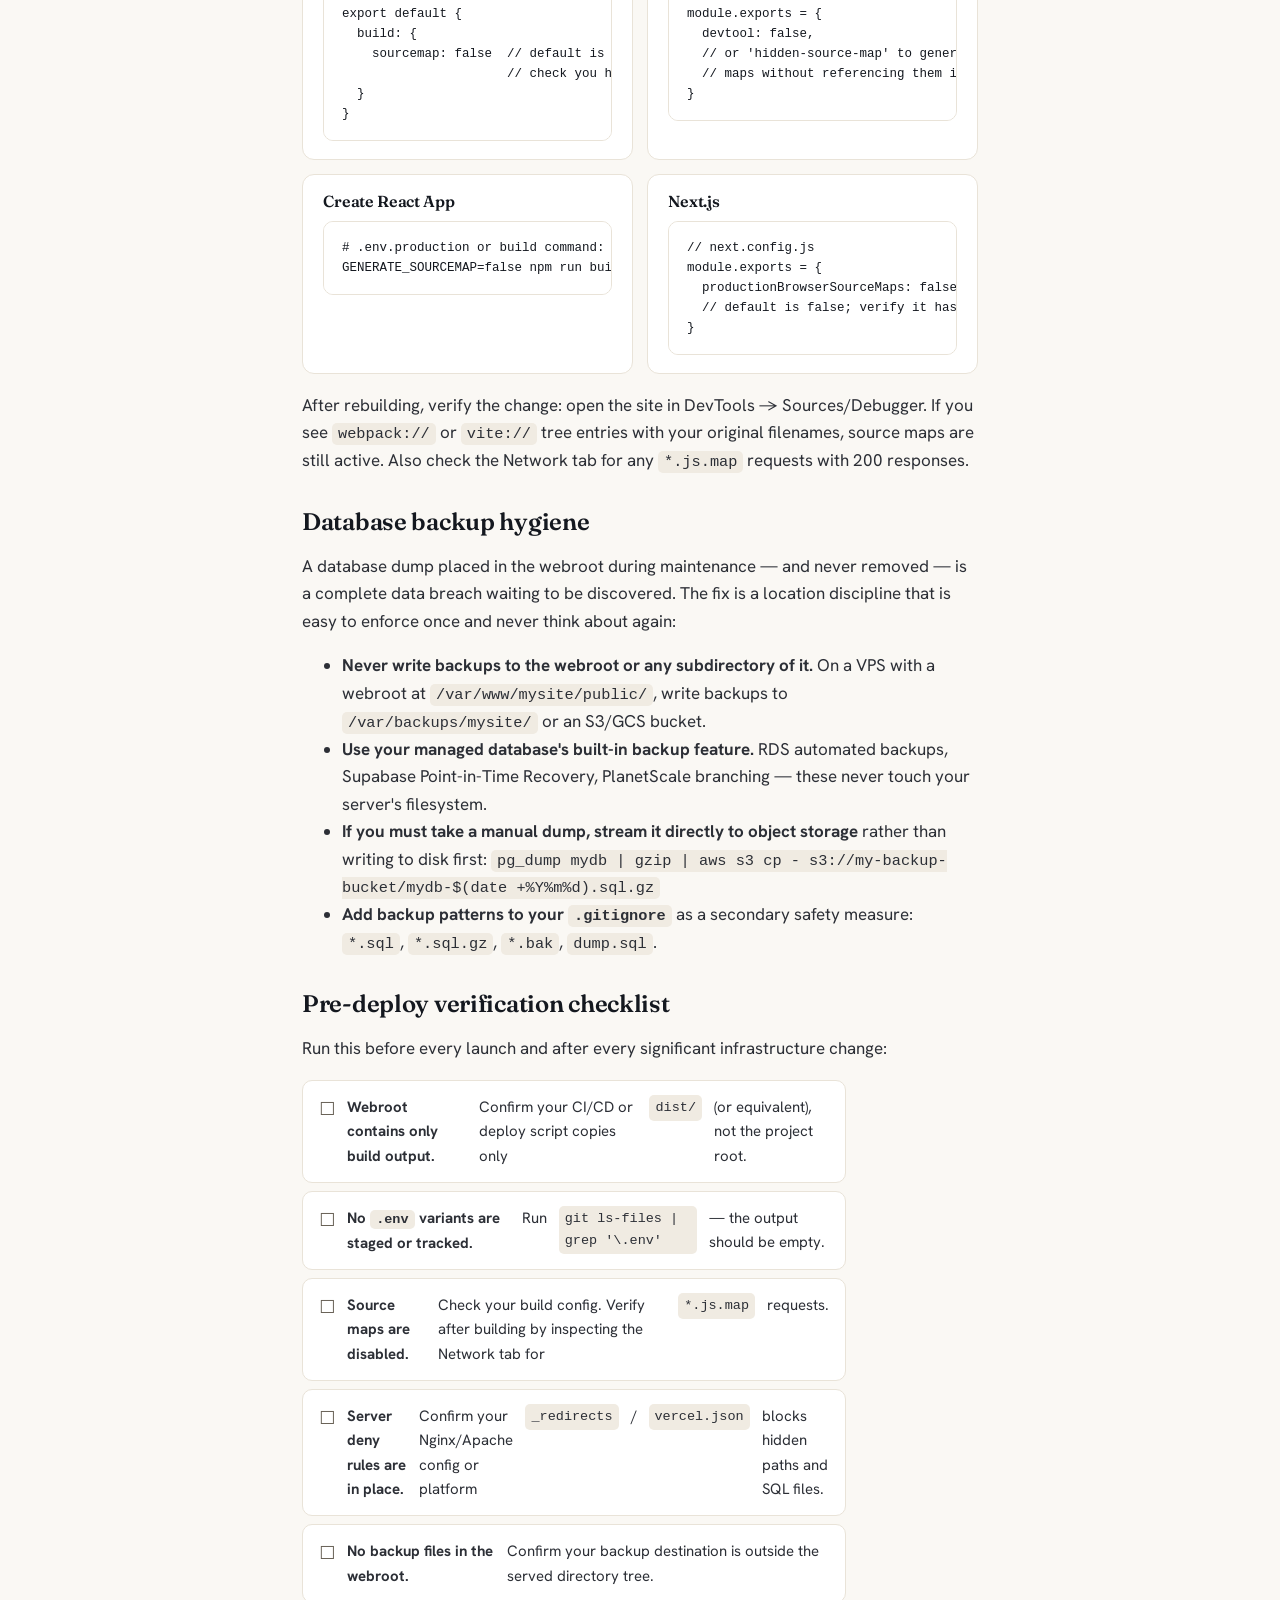
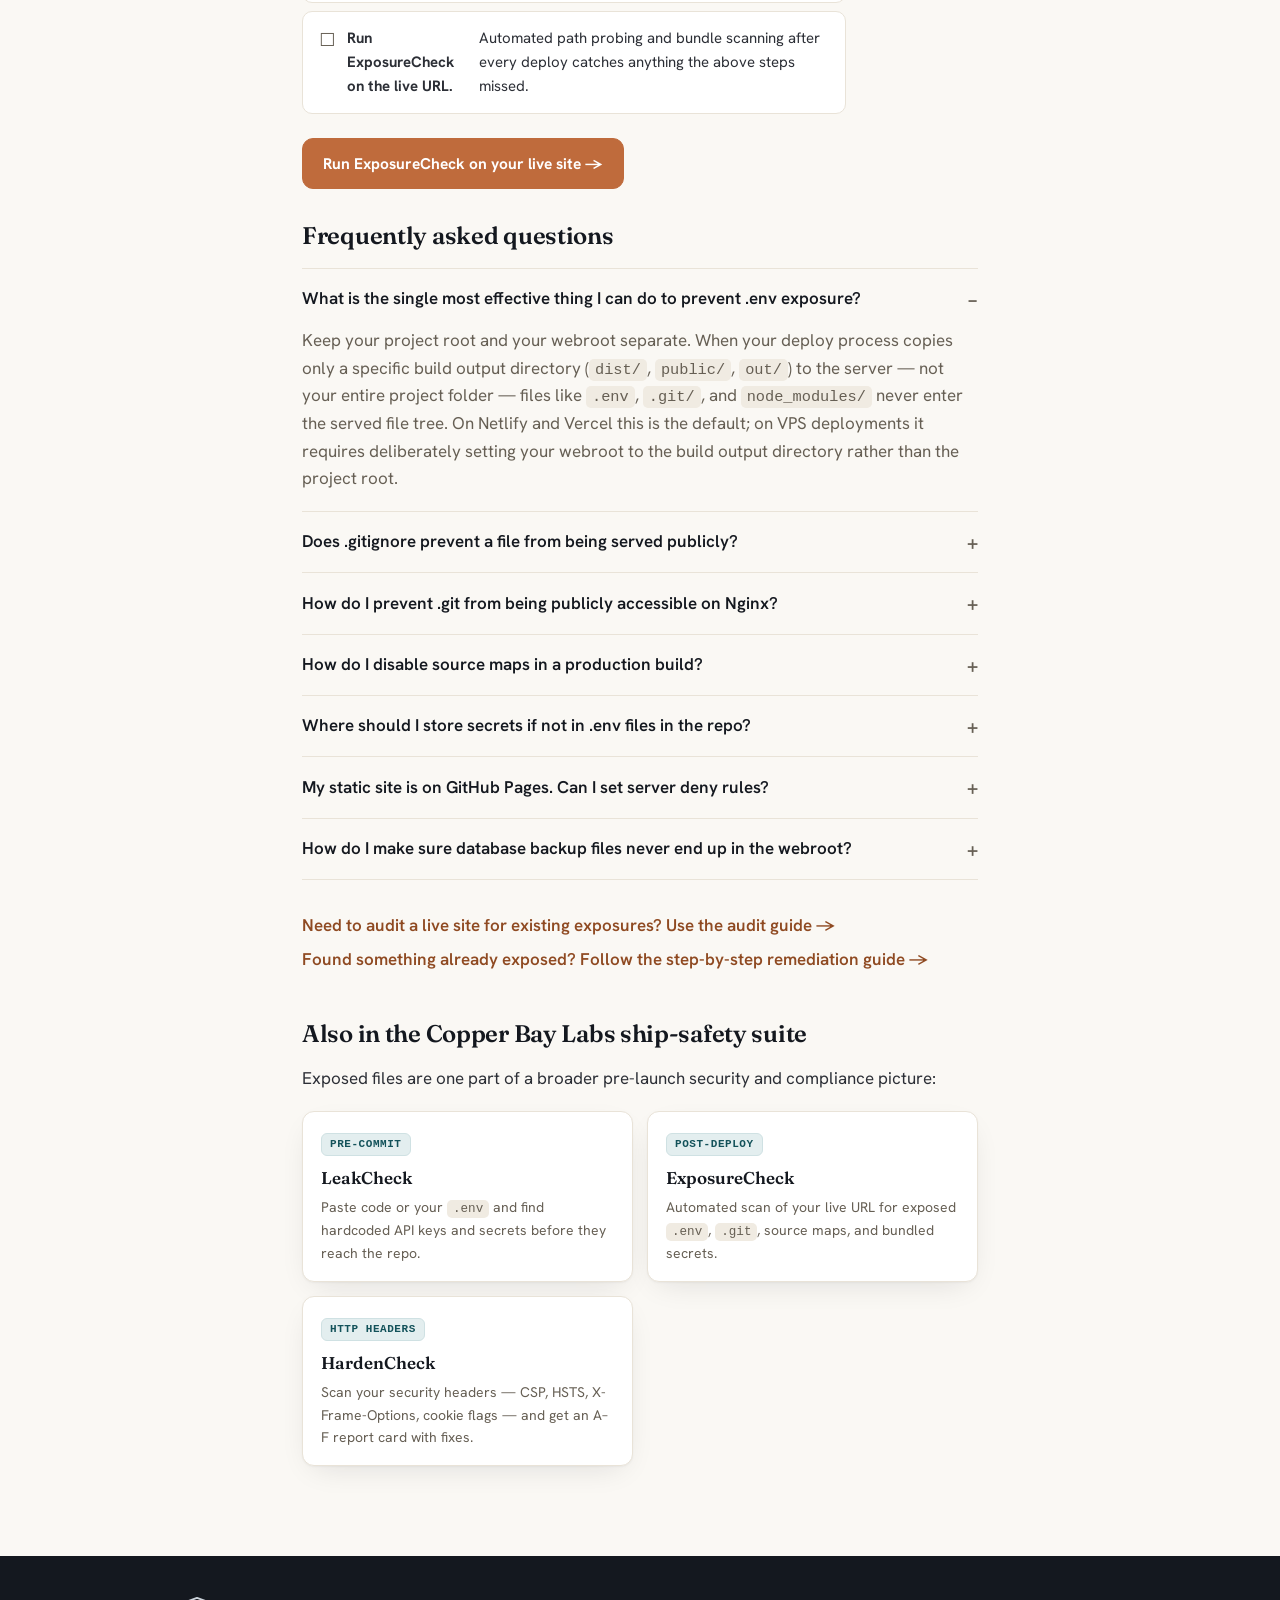
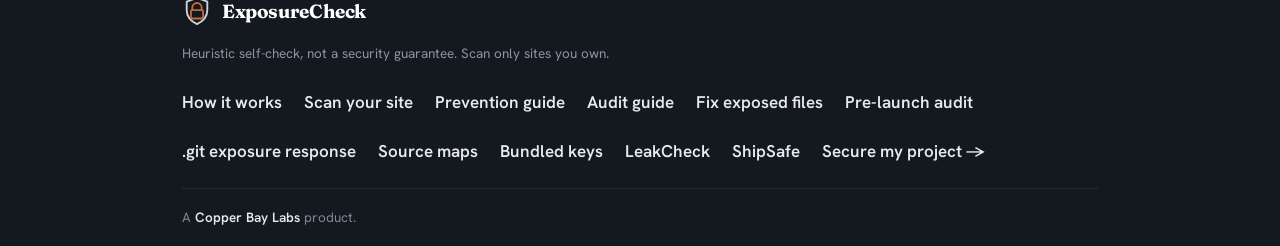
<file: guides/prevent-exposed-files-website.html>
<!doctype html>
<html lang="en">
<head>
<meta charset="utf-8">
<meta name="viewport" content="width=device-width, initial-scale=1">
<title>How to Prevent Exposed Files on Your Website — Deployment Security Checklist</title>
<meta name="description" content="Stop .env files, .git directories, source maps, and database backups from becoming publicly accessible. Build-pipeline hygiene, web-server rules, secrets management, and a pre-deploy checklist — all in one guide.">
<link rel="canonical" href="https://labs.copperbaytech.com/exposurecheck/guides/prevent-exposed-files-website.html">
<meta property="og:type" content="article">
<meta property="og:site_name" content="ExposureCheck">
<meta property="og:title" content="How to Prevent Exposed Files on Your Website — Deployment Security Checklist">
<meta property="og:description" content="Stop .env files, .git folders, source maps, and database backups from reaching your webroot. Build-pipeline hygiene, server deny rules, and secrets management for every major hosting platform.">
<meta property="og:url" content="https://labs.copperbaytech.com/exposurecheck/guides/prevent-exposed-files-website.html">
<meta property="og:image" content="https://labs.copperbaytech.com/exposurecheck/og-image.png">
<meta property="og:image:width" content="1200">
<meta property="og:image:height" content="630">
<meta name="twitter:card" content="summary_large_image">
<meta name="theme-color" content="#faf8f4">
<link rel="icon" href="../favicon.svg" type="image/svg+xml">
<link rel="apple-touch-icon" href="../apple-touch-icon.png">
<link rel="preconnect" href="https://fonts.googleapis.com">
<link rel="preconnect" href="https://fonts.gstatic.com" crossorigin>
<link href="https://fonts.googleapis.com/css2?family=Fraunces:opsz,wght@9..144,500;9..144,600;9..144,700&family=Hanken+Grotesk:wght@400;500;600;700&display=swap" rel="stylesheet">
<script type="application/ld+json">
{"@context":"https://schema.org","@type":"TechArticle","headline":"How to Prevent Exposed Files on Your Website — Deployment Security Checklist","description":"Stop .env files, .git directories, source maps, and database backups from becoming publicly accessible. Build-pipeline hygiene, web-server deny rules, secrets management, and a pre-deploy verification checklist.","author":{"@type":"Organization","name":"Copper Bay Labs","url":"https://copperbaytech.com"},"publisher":{"@type":"Organization","name":"Copper Bay Labs","url":"https://copperbaytech.com"},"datePublished":"2026-07-25","dateModified":"2026-07-25","mainEntityOfPage":"https://labs.copperbaytech.com/exposurecheck/guides/prevent-exposed-files-website.html"}
</script>
<script type="application/ld+json">
{"@context":"https://schema.org","@type":"FAQPage","mainEntity":[{"@type":"Question","name":"What is the single most effective thing I can do to prevent .env exposure?","acceptedAnswer":{"@type":"Answer","text":"Keep your project root and your webroot separate. When your deploy process copies only a specific build output directory (dist/, public/, out/) to the server — not your entire project folder — files like .env, .git/, and node_modules/ never enter the served file tree in the first place. On static hosts like Netlify and Vercel this is the default; on VPS deployments it requires deliberately setting the webroot to your build output directory rather than the project root."}},{"@type":"Question","name":"Does .gitignore prevent a file from being served publicly?","acceptedAnswer":{"@type":"Answer","text":"No. .gitignore tells git which files to exclude from version control — it has no effect on what your web server serves. A .env file that was excluded from git can still be copied into the webroot by a deploy script, rsync command, or CI artifact step. Prevention requires both keeping sensitive files out of git and keeping them out of the webroot."}},{"@type":"Question","name":"How do I prevent .git from being publicly accessible on an Nginx server?","acceptedAnswer":{"@type":"Answer","text":"Add a location block to your Nginx configuration that denies access to hidden directories: location ~ /\\. { deny all; return 404; }. This blocks all dot-prefixed paths — .git/, .env, .htaccess — with a single rule. After adding it, run nginx -t to test the configuration, then reload Nginx. Verify the block with: curl -s -o /dev/null -w \"%{http_code}\" https://your-site.com/.git/config — you should get a 404."}},{"@type":"Question","name":"How do I disable source maps in a production build?","acceptedAnswer":{"@type":"Answer","text":"It depends on your build tool. Vite: set build.sourcemap to false in vite.config.js (it defaults to false in production already; check you haven't overridden it). webpack: set devtool to false or 'hidden-source-map' (which generates maps but does not reference them from the bundle). Create React App: set the environment variable GENERATE_SOURCEMAP=false before your build command. Next.js: set productionBrowserSourceMaps: false in next.config.js. After rebuilding, verify by checking the Network tab in DevTools for any *.js.map requests."}},{"@type":"Question","name":"Where should I store secrets if not in .env files in the repo?","acceptedAnswer":{"@type":"Answer","text":"Use your hosting platform's native environment variable storage: Vercel Project Settings → Environment Variables, Netlify Site configuration → Environment variables, GitHub Actions → Repository Settings → Secrets and variables. These inject values at build or runtime without storing them in files. For local development, keep a .env file that is gitignored — never commit it. For team environments where sharing local .env is necessary, use a secrets manager like dotenv-vault or 1Password Secrets Automation rather than committing the file."}},{"@type":"Question","name":"My static site is on GitHub Pages. Can I set web server deny rules?","acceptedAnswer":{"@type":"Answer","text":"GitHub Pages does not support custom HTTP response headers or server-side deny rules. The only prevention approach on plain GitHub Pages is to never let sensitive files reach the repository in the first place — use a strict .gitignore, separate your build output from your project root, and build with source maps disabled. For server-side path blocking, proxy through Cloudflare (free tier) which supports Transform Rules, or migrate to Netlify or Vercel which both support custom redirect/header rules in a committed configuration file."}},{"@type":"Question","name":"How do I make sure database backup files never end up in the webroot?","acceptedAnswer":{"@type":"Answer","text":"Set your backup destination to a path that is explicitly outside the webroot. On a VPS with a webroot of /var/www/mysite/public/, write backups to /var/backups/mysite/ or a cloud storage bucket — never to /var/www/mysite/ or any subdirectory of it. Add the backup directory to your .gitignore as a secondary safety measure. If you use a managed database service (RDS, Supabase, PlanetScale), use their built-in backup/snapshot features rather than manual SQL dumps to a local path."}}]}
</script>
<link rel="stylesheet" href="../styles.css?v=1">
<style>
  .doc .lede{font-size:clamp(17px,2.3vw,20px);color:var(--muted)}
  .doc h2{scroll-margin-top:80px}
  .doc h3{font-family:"Fraunces",Georgia,serif;font-weight:600;font-size:19px;margin:22px 0 6px;letter-spacing:-.01em}
  .toc{display:flex;flex-wrap:wrap;gap:10px;margin:22px 0 6px;padding:0;list-style:none}
  .toc a{display:inline-block;background:var(--surface);border:1px solid var(--line);border-radius:999px;padding:7px 14px;font-size:14px;font-weight:600;color:var(--muted)}
  .toc a:hover{border-color:var(--bay);color:var(--ink);text-decoration:none}
  .callout.warn-callout{background:var(--fail-bg);border-left-color:var(--fail);color:#5e2019}
  .callout.tip-callout{background:var(--pass-bg);border-left-color:var(--pass);color:#1b4d30}
  .callout.note-callout{background:var(--warn-bg);border-left-color:var(--warn);color:#4d3208}
  .doc code.inline{font-family:ui-monospace,Menlo,Consolas,monospace;font-size:.9em;background:var(--line-2);padding:2px 6px;border-radius:5px}
  pre{background:var(--surface);border:1px solid var(--line);border-radius:10px;padding:16px 18px;overflow-x:auto;font-family:ui-monospace,Menlo,Consolas,monospace;font-size:13px;line-height:1.6;margin:12px 0}
  pre code{background:none;padding:0;font-size:inherit}
  .platform-grid{display:grid;grid-template-columns:repeat(auto-fit,minmax(280px,1fr));gap:14px;margin:18px 0}
  .platform-card{background:var(--surface);border:1px solid var(--line);border-radius:12px;padding:18px 20px}
  .platform-card h3{margin:0 0 8px;font-size:16px;font-family:"Fraunces",Georgia,serif;font-weight:600}
  .platform-card p{font-size:14px;color:var(--muted);margin:8px 0 0}
  .platform-card pre{margin:10px 0 0;font-size:12.5px}
  .checklist{margin:18px 0;padding-left:0;list-style:none;display:flex;flex-direction:column;gap:8px}
  .checklist li{display:flex;gap:12px;align-items:flex-start;background:var(--surface);border:1px solid var(--line);border-radius:10px;padding:14px 16px;font-size:15px}
  .checklist li::before{content:"\2610";font-size:18px;flex-shrink:0;color:var(--muted);margin-top:-1px}
  .suite{display:grid;grid-template-columns:repeat(auto-fit,minmax(220px,1fr));gap:14px;margin:18px 0 6px}
  .suite a{display:block;background:var(--surface);border:1px solid var(--line);border-radius:12px;padding:16px 18px;box-shadow:var(--shadow);transition:box-shadow .15s,transform .15s,border-color .15s}
  .suite a:hover{text-decoration:none;box-shadow:var(--shadow-lift);transform:translateY(-2px);border-color:var(--line-2)}
  .suite .s-name{font-family:"Fraunces",serif;font-weight:600;font-size:17px;color:var(--ink);display:block;margin:0 0 4px}
  .suite p{color:var(--muted);font-size:14px;margin:0}
  .suite .s-tag{display:inline-block;margin-bottom:8px;font-family:ui-monospace,Menlo,Consolas,monospace;font-size:11px;font-weight:700;letter-spacing:.05em;text-transform:uppercase;color:var(--bay);background:var(--bay-tint,#e8f4f6);border:1px solid #cfe1e3;border-radius:6px;padding:2px 8px}
  .faq-section{margin:18px 0}
  .faq-section details{border-bottom:1px solid var(--line);padding:14px 0}
  .faq-section details:first-child{border-top:1px solid var(--line)}
  .faq-section summary{font-weight:600;cursor:pointer;list-style:none;display:flex;justify-content:space-between;align-items:center;gap:12px}
  .faq-section summary::-webkit-details-marker{display:none}
  .faq-section summary::after{content:"+";font-size:20px;color:var(--muted);flex-shrink:0}
  .faq-section details[open] summary::after{content:"\2212"}
  .faq-section details p,.faq-section details ul,.faq-section details ol{margin:12px 0 4px;color:var(--muted)}
</style>
</head>
<body>
<a class="skip" href="#main">Skip to main content</a>

<header class="masthead" role="banner">
  <div class="wrap hdr-bar">
    <a class="brand" href="../" aria-label="ExposureCheck — go to homepage">
      <svg class="mark" viewBox="0 0 64 64" aria-hidden="true">
        <path d="M32 4 54 12v18c0 14-9 24-22 30C19 54 10 44 10 30V12L32 4Z" fill="none" stroke="#13525a" stroke-width="4" stroke-linejoin="round"/>
        <path d="M22 30v-5a10 10 0 0 1 20 0v5" fill="none" stroke="#bf6b3c" stroke-width="4" stroke-linecap="round" stroke-linejoin="round"/>
        <rect x="19" y="30" width="26" height="18" rx="3" fill="none" stroke="#bf6b3c" stroke-width="4"/>
      </svg>
      <span class="wordmark">ExposureCheck</span>
    </a>
    <nav class="nav" aria-label="Primary navigation">
      <a href="../about.html">How it works</a>
      <a href="../">Scan your site</a>
      <a href="how-to-check-website-exposed-files.html">Audit guide</a>
      <a href="fix-exposed-env-file.html">Fix guides</a>
      <a href="pre-launch-exposed-files-audit.html">Pre-launch</a>
      <a href="git-folder-exposed-remediation.html">After .git exposure</a>
      <a href="source-map-exposure-fix.html">Source maps</a>
      <a href="hardcoded-api-key-javascript-bundle.html">Bundled keys</a>
    </nav>
  </div>
</header>

<main id="main">
<article class="doc">
  <div class="wrap narrow">
    <p class="eyebrow" style="text-align:left">Prevention guide</p>
    <h1>How to prevent exposed files on your website</h1>
    <p class="lede">Sensitive file exposures aren't random — they follow predictable root causes that you can eliminate before deployment. This guide covers the structural changes, server rules, and pipeline hygiene that stop <code class="inline">.env</code> files, <code class="inline">.git</code> directories, source maps, and database backups from ever reaching a publicly accessible path.</p>

    <ul class="toc" aria-label="On this page">
      <li><a href="#root-causes">Root causes</a></li>
      <li><a href="#webroot-separation">Webroot separation</a></li>
      <li><a href="#secrets-management">Secrets management</a></li>
      <li><a href="#server-deny-rules">Server deny rules</a></li>
      <li><a href="#source-maps">Disable source maps</a></li>
      <li><a href="#backups">Backup hygiene</a></li>
      <li><a href="#predeploy-checklist">Pre-deploy checklist</a></li>
      <li><a href="#faq">FAQ</a></li>
    </ul>

    <h2 id="root-causes">Why files get exposed: four root causes</h2>
    <p>Understanding the failure mode is the fastest path to a structural fix. The vast majority of file exposures come from one of four places:</p>
    <ol>
      <li><strong>Webroot equals project root.</strong> The web server serves the entire project directory, including <code class="inline">.env</code>, <code class="inline">.git/</code>, <code class="inline">node_modules/</code>, and config files that should never be public. This is the most common cause on VPS deployments where the developer ran <code class="inline">git clone</code> directly into <code class="inline">/var/www/</code>.</li>
      <li><strong>Secrets committed to version control.</strong> A <code class="inline">.env</code> file checked into git — even once, even briefly — lives in the commit history. If the repo is later cloned to a publicly served path, or if <code class="inline">/.git/</code> becomes accessible, those secrets are recoverable.</li>
      <li><strong>No server-side path blocking.</strong> The server has no deny rules for sensitive paths. If a file does end up in the webroot by accident, there is nothing to catch it.</li>
      <li><strong>Source maps left enabled in production.</strong> The build tool default includes source maps. No one turned them off before the first production deploy.</li>
    </ol>
    <p>Each section below addresses one of these causes directly.</p>

    <h2 id="webroot-separation">Separate your project root from your webroot</h2>
    <p>The most structurally sound prevention is also the simplest: deploy only your build output, not your entire project.</p>

    <p>A typical Node/JS project structure:</p>
    <pre><code>myproject/           ← project root (never serve this)
  .env               ← secrets
  .git/              ← git history
  node_modules/      ← dependencies
  src/               ← source code
  dist/              ← build output (serve only this)</code></pre>

    <p>On managed platforms like Netlify and Vercel, this separation is enforced by default — you specify a publish directory (<code class="inline">dist/</code>, <code class="inline">out/</code>, <code class="inline">public/</code>) and only that directory is served. Files outside it are never accessible regardless of what they contain.</p>

    <p>On a VPS or self-managed server, you must create this separation deliberately:</p>
    <pre><code># Wrong: serving the project root
/var/www/mysite/       ← git clone lands here; webroot is /var/www/mysite/

# Right: serving only the build output
/home/deploy/mysite/   ← git clone and build happens here
/var/www/mysite/       ← Nginx webroot; only dist/ contents are copied here</code></pre>

    <p>Your deploy script should copy (or rsync) only the build output to the webroot, not the project root:</p>
    <pre><code>npm run build
rsync -av --delete dist/ /var/www/mysite/</code></pre>

    <div class="callout tip-callout">
      <strong>Symlink pattern for zero-downtime deploys.</strong> For production VPS deployments, a common pattern is to deploy to a timestamped directory (<code class="inline">/var/www/releases/20260725/</code>), then atomically move the <code class="inline">current</code> symlink. This also makes rollback instant and ensures the webroot never contains a partial deploy.
    </div>

    <h2 id="secrets-management">Keep secrets out of files and out of git</h2>
    <p>A <code class="inline">.env</code> file should exist only in two places: your local development machine (gitignored), and your hosting platform's native secret store. It should never enter version control.</p>

    <h3>Local development</h3>
    <p>Your <code class="inline">.gitignore</code> should include these entries from the first commit:</p>
    <pre><code>.env
.env.local
.env.*.local
.env.production
.env.backup
.env.old</code></pre>
    <p>Use <code class="inline">git status --short</code> before every commit to confirm no <code class="inline">.env</code> variants are staged. Even better, run <a href="https://labs.copperbaytech.com/leakcheck/" target="_blank" rel="noopener noreferrer">LeakCheck</a> on any changed file before committing — it catches secrets that slip past filename checks (hardcoded values, not just standalone .env files).</p>

    <h3>Platform secret stores (inject at build/runtime, not in files)</h3>
    <div class="platform-grid">
      <div class="platform-card">
        <h3>Vercel</h3>
        <p>Project Settings → Environment Variables. Set separate values for Production, Preview, and Development. Secrets are injected as environment variables at build time and runtime.</p>
      </div>
      <div class="platform-card">
        <h3>Netlify</h3>
        <p>Site configuration → Environment variables. Netlify injects them during the build process; they are never written to a file in the deploy output.</p>
      </div>
      <div class="platform-card">
        <h3>GitHub Actions</h3>
        <p>Repository Settings → Secrets and variables → Actions. Reference them in your workflow as <code class="inline">${{ secrets.MY_SECRET }}</code>. They appear as masked strings in logs and are never stored in the repository.</p>
      </div>
      <div class="platform-card">
        <h3>VPS / Docker</h3>
        <p>Pass secrets as environment variables at runtime via <code class="inline">docker run -e SECRET=value</code>, <code class="inline">docker-compose</code> env_file pointing to a non-committed file, or a secrets manager like HashiCorp Vault or AWS Secrets Manager.</p>
      </div>
    </div>

    <div class="callout note-callout">
      <strong>Check your history if you've ever committed .env.</strong> Platform secret stores prevent future exposure, but an <code class="inline">.env</code> that was committed even once survives in git history. If this has happened, follow the <a href="fix-exposed-env-file.html">remediation guide</a> — specifically the git history scrubbing steps in Step 4 — and rotate every credential that was ever in that file.
    </div>

    <h2 id="server-deny-rules">Block sensitive paths at the server level</h2>
    <p>Even with good webroot separation, a misconfiguration or accidental file copy can slip through. Server-level deny rules are your safety net — they block any request to a sensitive path regardless of how the file got there.</p>

    <h3>The paths worth blocking explicitly</h3>
    <p>A single rule covering all dot-prefixed paths handles most of them:</p>

    <div class="platform-grid">
      <div class="platform-card">
        <h3>Nginx</h3>
        <pre><code># In your server {} block:
location ~ /\. {
  deny all;
  return 404;
}</code></pre>
        <p>Blocks <code class="inline">/.env</code>, <code class="inline">/.git/</code>, <code class="inline">/.htaccess</code>, and all other hidden paths. Test with <code class="inline">nginx -t</code> before reloading.</p>
      </div>
      <div class="platform-card">
        <h3>Apache / .htaccess</h3>
        <pre><code>&lt;FilesMatch "^\."&gt;
  Require all denied
&lt;/FilesMatch&gt;

# Also block common backup extensions
&lt;FilesMatch "\.(sql|bak|old|backup)$"&gt;
  Require all denied
&lt;/FilesMatch&gt;</code></pre>
      </div>
      <div class="platform-card">
        <h3>Netlify (_redirects)</h3>
        <pre><code>/.env 404
/.env.* 404
/.git/* 404
/*.sql 404
/*.sql.gz 404</code></pre>
        <p>Or use <code class="inline">netlify.toml</code> with <code class="inline">[[redirects]]</code> blocks set to status 404.</p>
      </div>
      <div class="platform-card">
        <h3>Vercel (vercel.json)</h3>
        <pre><code>{
  "headers": [],
  "rewrites": [],
  "redirects": [
    {
      "source": "/.env",
      "destination": "/404",
      "statusCode": 404
    },
    {
      "source": "/.git/:path*",
      "destination": "/404",
      "statusCode": 404
    }
  ]
}</code></pre>
      </div>
      <div class="platform-card">
        <h3>Cloudflare Pages (_headers)</h3>
        <pre><code># No native redirect rules in _headers;
# use a _redirects file (same syntax as Netlify):
/.env 404
/.git/* 404
/*.sql 404</code></pre>
      </div>
    </div>

    <div class="callout note-callout">
      <strong>GitHub Pages has no server-side deny rules.</strong> Plain GitHub Pages serves files directly from a repository branch and does not support custom response headers or deny rules. Prevention on GitHub Pages relies entirely on keeping sensitive files out of the repository in the first place. If you need server-level controls, proxy through Cloudflare (free tier) or migrate to Netlify or Vercel.
    </div>

    <h2 id="source-maps">Disable source maps in production builds</h2>
    <p>Source maps are generated by default in most build tools to help with debugging. In production, they expose your original source code — including file paths, TypeScript types, comments, and any hardcoded values present during development — to anyone who opens DevTools.</p>

    <div class="platform-grid">
      <div class="platform-card">
        <h3>Vite</h3>
        <pre><code>// vite.config.js
export default {
  build: {
    sourcemap: false  // default is false
                      // check you haven't overridden it
  }
}</code></pre>
      </div>
      <div class="platform-card">
        <h3>webpack</h3>
        <pre><code>// webpack.config.js (production)
module.exports = {
  devtool: false,
  // or 'hidden-source-map' to generate
  // maps without referencing them in bundles
}</code></pre>
      </div>
      <div class="platform-card">
        <h3>Create React App</h3>
        <pre><code># .env.production or build command:
GENERATE_SOURCEMAP=false npm run build</code></pre>
      </div>
      <div class="platform-card">
        <h3>Next.js</h3>
        <pre><code>// next.config.js
module.exports = {
  productionBrowserSourceMaps: false,
  // default is false; verify it hasn't been enabled
}</code></pre>
      </div>
    </div>

    <p>After rebuilding, verify the change: open the site in DevTools → Sources/Debugger. If you see <code class="inline">webpack://</code> or <code class="inline">vite://</code> tree entries with your original filenames, source maps are still active. Also check the Network tab for any <code class="inline">*.js.map</code> requests with 200 responses.</p>

    <h2 id="backups">Database backup hygiene</h2>
    <p>A database dump placed in the webroot during maintenance — and never removed — is a complete data breach waiting to be discovered. The fix is a location discipline that is easy to enforce once and never think about again:</p>
    <ul>
      <li><strong>Never write backups to the webroot or any subdirectory of it.</strong> On a VPS with a webroot at <code class="inline">/var/www/mysite/public/</code>, write backups to <code class="inline">/var/backups/mysite/</code> or an S3/GCS bucket.</li>
      <li><strong>Use your managed database's built-in backup feature.</strong> RDS automated backups, Supabase Point-in-Time Recovery, PlanetScale branching — these never touch your server's filesystem.</li>
      <li><strong>If you must take a manual dump, stream it directly to object storage</strong> rather than writing to disk first: <code class="inline">pg_dump mydb | gzip | aws s3 cp - s3://my-backup-bucket/mydb-$(date +%Y%m%d).sql.gz</code></li>
      <li><strong>Add backup patterns to your <code class="inline">.gitignore</code></strong> as a secondary safety measure: <code class="inline">*.sql</code>, <code class="inline">*.sql.gz</code>, <code class="inline">*.bak</code>, <code class="inline">dump.sql</code>.</li>
    </ul>

    <h2 id="predeploy-checklist">Pre-deploy verification checklist</h2>
    <p>Run this before every launch and after every significant infrastructure change:</p>
    <ul class="checklist">
      <li><strong>Webroot contains only build output.</strong> Confirm your CI/CD or deploy script copies only <code class="inline">dist/</code> (or equivalent), not the project root.</li>
      <li><strong>No <code class="inline">.env</code> variants are staged or tracked.</strong> Run <code class="inline">git ls-files | grep '\.env'</code> — the output should be empty.</li>
      <li><strong>Source maps are disabled.</strong> Check your build config. Verify after building by inspecting the Network tab for <code class="inline">*.js.map</code> requests.</li>
      <li><strong>Server deny rules are in place.</strong> Confirm your Nginx/Apache config or platform <code class="inline">_redirects</code> / <code class="inline">vercel.json</code> blocks hidden paths and SQL files.</li>
      <li><strong>No backup files in the webroot.</strong> Confirm your backup destination is outside the served directory tree.</li>
      <li><strong>Run ExposureCheck on the live URL.</strong> Automated path probing and bundle scanning after every deploy catches anything the above steps missed.</li>
    </ul>

    <p style="margin:24px 0 8px"><a class="btn primary" href="../">Run ExposureCheck on your live site &rarr;</a></p>

    <h2 id="faq">Frequently asked questions</h2>
    <div class="faq-section">
      <details open>
        <summary>What is the single most effective thing I can do to prevent .env exposure?</summary>
        <p>Keep your project root and your webroot separate. When your deploy process copies only a specific build output directory (<code class="inline">dist/</code>, <code class="inline">public/</code>, <code class="inline">out/</code>) to the server — not your entire project folder — files like <code class="inline">.env</code>, <code class="inline">.git/</code>, and <code class="inline">node_modules/</code> never enter the served file tree. On Netlify and Vercel this is the default; on VPS deployments it requires deliberately setting your webroot to the build output directory rather than the project root.</p>
      </details>
      <details>
        <summary>Does .gitignore prevent a file from being served publicly?</summary>
        <p><code class="inline">.gitignore</code> tells git which files to exclude from version control — it has no effect on what your web server serves. A <code class="inline">.env</code> file that was excluded from git can still be copied into the webroot by a deploy script, rsync command, or CI artifact step. Prevention requires both keeping sensitive files out of git <em>and</em> keeping them out of the webroot.</p>
      </details>
      <details>
        <summary>How do I prevent .git from being publicly accessible on Nginx?</summary>
        <p>Add a location block that denies all hidden paths:</p>
        <pre><code>location ~ /\. {
  deny all;
  return 404;
}</code></pre>
        <p>This single rule blocks <code class="inline">/.git/</code>, <code class="inline">/.env</code>, and all other dot-prefixed paths. Run <code class="inline">nginx -t</code> to test, then reload. Verify: <code class="inline">curl -s -o /dev/null -w "%{http_code}" https://your-site.com/.git/config</code> should return 404.</p>
      </details>
      <details>
        <summary>How do I disable source maps in a production build?</summary>
        <p>It depends on your build tool. <strong>Vite:</strong> set <code class="inline">build.sourcemap: false</code> in <code class="inline">vite.config.js</code> (it defaults to false in production; check you haven't overridden it). <strong>webpack:</strong> set <code class="inline">devtool: false</code> or <code class="inline">'hidden-source-map'</code>. <strong>Create React App:</strong> set <code class="inline">GENERATE_SOURCEMAP=false</code> before your build command. <strong>Next.js:</strong> set <code class="inline">productionBrowserSourceMaps: false</code> in <code class="inline">next.config.js</code>. After rebuilding, verify by checking the Network tab in DevTools for any <code class="inline">*.js.map</code> requests.</p>
      </details>
      <details>
        <summary>Where should I store secrets if not in .env files in the repo?</summary>
        <p>Use your hosting platform's native environment variable storage: Vercel Project Settings → Environment Variables; Netlify Site configuration → Environment variables; GitHub Actions → Repository Settings → Secrets. For local development, keep a gitignored <code class="inline">.env</code> file. For teams that need to share development secrets, use a secrets manager like dotenv-vault, 1Password Secrets Automation, or Doppler — never commit the file itself.</p>
      </details>
      <details>
        <summary>My static site is on GitHub Pages. Can I set server deny rules?</summary>
        <p>GitHub Pages does not support custom server-side deny rules. Prevention on GitHub Pages relies entirely on keeping sensitive files out of the repository. For server-level controls, proxy through Cloudflare (free tier, supports Transform Rules) or migrate to Netlify or Vercel, both of which support deny rules via a committed config file.</p>
      </details>
      <details>
        <summary>How do I make sure database backup files never end up in the webroot?</summary>
        <p>Set your backup destination to a path explicitly outside the webroot — e.g. <code class="inline">/var/backups/mysite/</code> on a VPS, or a cloud storage bucket. Never write backups to <code class="inline">/var/www/</code> or any subdirectory of your serve path. If you use a managed database service (RDS, Supabase, PlanetScale), use their built-in backup features rather than manual SQL dumps to a local path.</p>
      </details>
    </div>

    <p style="margin:32px 0 6px"><a href="how-to-check-website-exposed-files.html" style="font-weight:600">Need to audit a live site for existing exposures? Use the audit guide &rarr;</a></p>
    <p style="margin:4px 0 0"><a href="fix-exposed-env-file.html" style="font-weight:600">Found something already exposed? Follow the step-by-step remediation guide &rarr;</a></p>

    <h2 style="margin-top:48px">Also in the Copper Bay Labs ship-safety suite</h2>
    <p>Exposed files are one part of a broader pre-launch security and compliance picture:</p>
    <div class="suite">
      <a href="https://labs.copperbaytech.com/leakcheck/" target="_blank" rel="noopener noreferrer">
        <span class="s-tag">Pre-commit</span>
        <span class="s-name">LeakCheck</span>
        <p>Paste code or your <code class="inline">.env</code> and find hardcoded API keys and secrets before they reach the repo.</p>
      </a>
      <a href="../">
        <span class="s-tag">Post-deploy</span>
        <span class="s-name">ExposureCheck</span>
        <p>Automated scan of your live URL for exposed <code class="inline">.env</code>, <code class="inline">.git</code>, source maps, and bundled secrets.</p>
      </a>
      <a href="https://labs.copperbaytech.com/hardencheck/" target="_blank" rel="noopener noreferrer">
        <span class="s-tag">HTTP headers</span>
        <span class="s-name">HardenCheck</span>
        <p>Scan your security headers — CSP, HSTS, X-Frame-Options, cookie flags — and get an A–F report card with fixes.</p>
      </a>
    </div>
  </div>
</article>
</main>

<footer class="footer" role="contentinfo">
  <div class="wrap foot">
    <div>
      <a class="brand small" href="../" aria-label="ExposureCheck — homepage">
        <svg class="mark" viewBox="0 0 64 64" aria-hidden="true">
          <path d="M32 4 54 12v18c0 14-9 24-22 30C19 54 10 44 10 30V12L32 4Z" fill="none" stroke="#cbd2da" stroke-width="4" stroke-linejoin="round"/>
          <path d="M22 30v-5a10 10 0 0 1 20 0v5" fill="none" stroke="#bf6b3c" stroke-width="4" stroke-linecap="round" stroke-linejoin="round"/>
          <rect x="19" y="30" width="26" height="18" rx="3" fill="none" stroke="#bf6b3c" stroke-width="4"/>
        </svg>
        <span class="wordmark">ExposureCheck</span>
      </a>
      <p class="fine">Heuristic self-check, not a security guarantee. Scan only sites you own.</p>
    </div>
    <nav class="foot-nav" aria-label="Footer navigation">
      <a href="../about.html">How it works</a>
      <a href="../">Scan your site</a>
      <a href="prevent-exposed-files-website.html">Prevention guide</a>
      <a href="how-to-check-website-exposed-files.html">Audit guide</a>
      <a href="fix-exposed-env-file.html">Fix exposed files</a>
      <a href="pre-launch-exposed-files-audit.html">Pre-launch audit</a>
      <a href="git-folder-exposed-remediation.html">.git exposure response</a>
      <a href="source-map-exposure-fix.html">Source maps</a>
      <a href="hardcoded-api-key-javascript-bundle.html">Bundled keys</a>
      <a href="https://labs.copperbaytech.com/leakcheck/" target="_blank" rel="noopener noreferrer">LeakCheck</a>
      <a href="https://labs.copperbaytech.com/shipsafe/" target="_blank" rel="noopener noreferrer">ShipSafe</a>
      <a href="https://copperbaytech.com" target="_blank" rel="noopener noreferrer">Secure my project &rarr;</a>
    </nav>
  </div>
  <div class="wrap">
    <p class="madeby">A <a href="https://copperbaytech.com" target="_blank" rel="noopener noreferrer">Copper Bay Labs</a> product.</p>
  </div>
</footer>
</body>
</html>
</file>
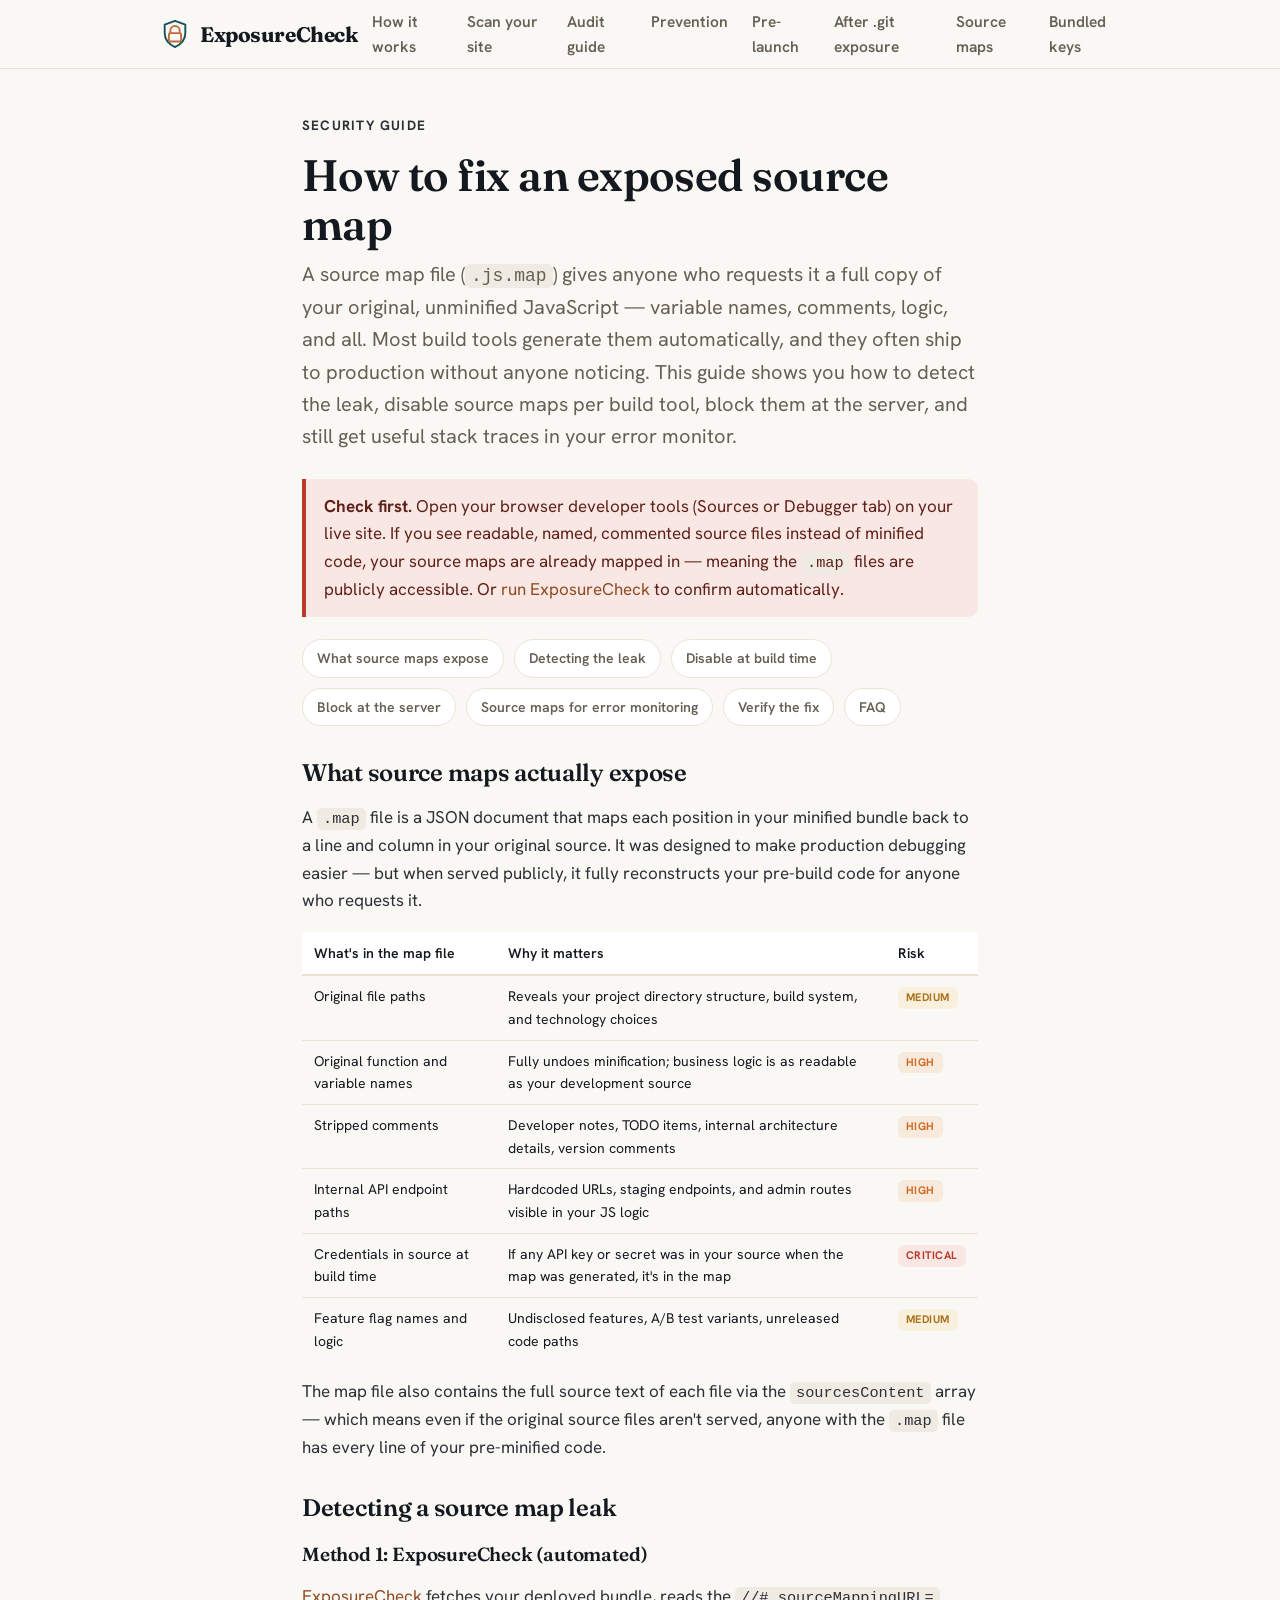
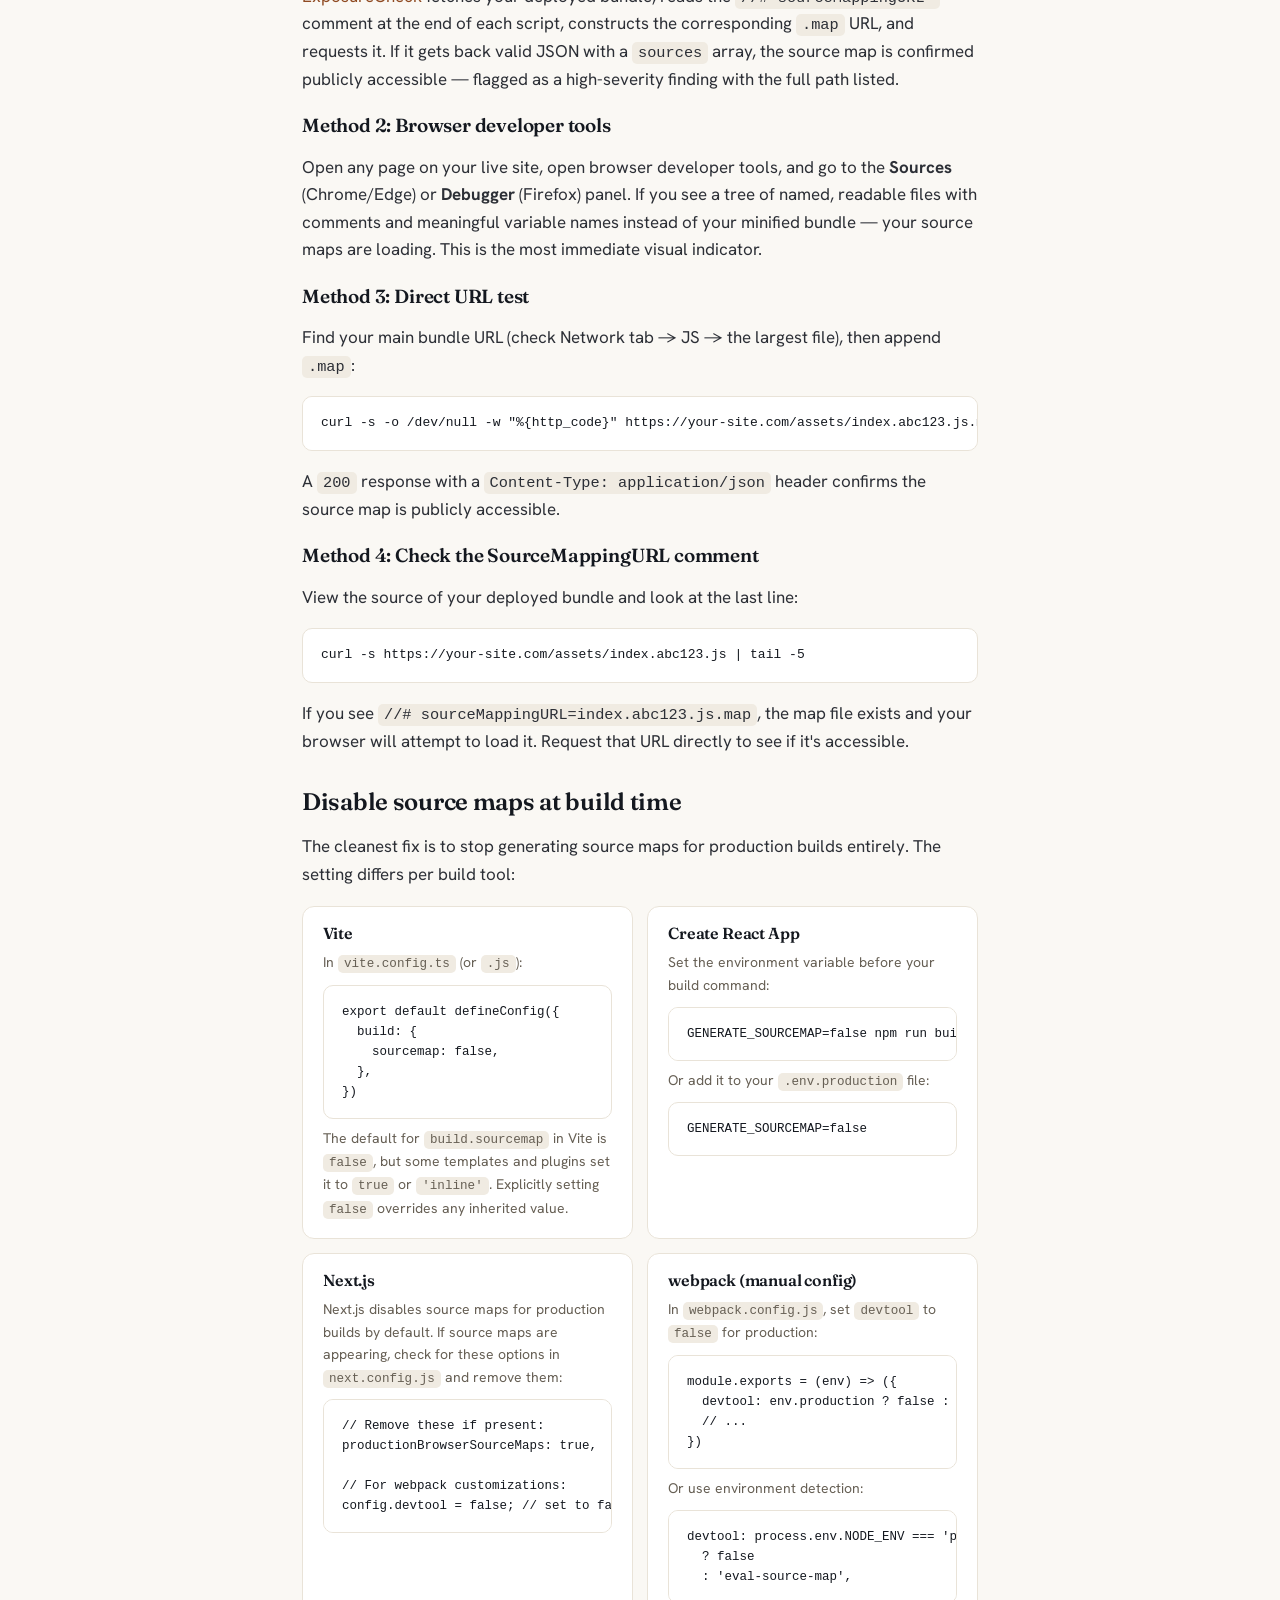
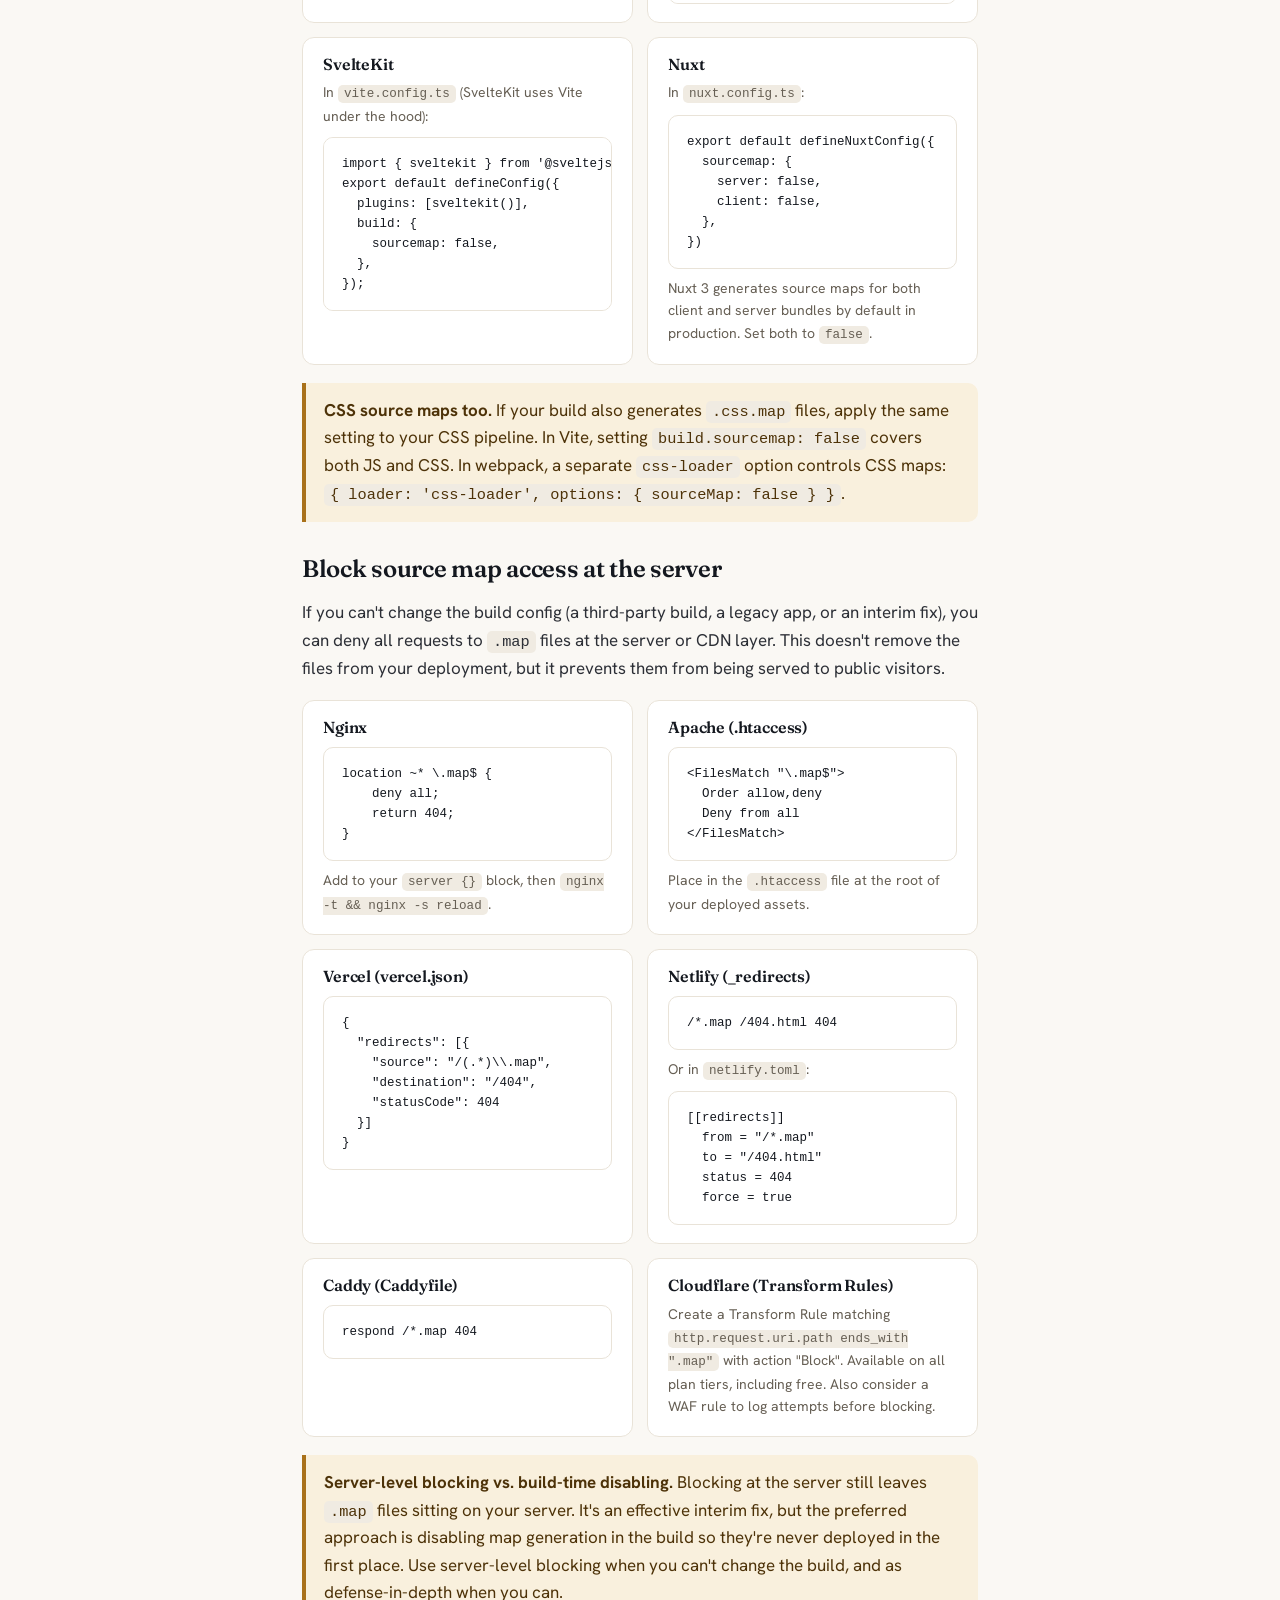
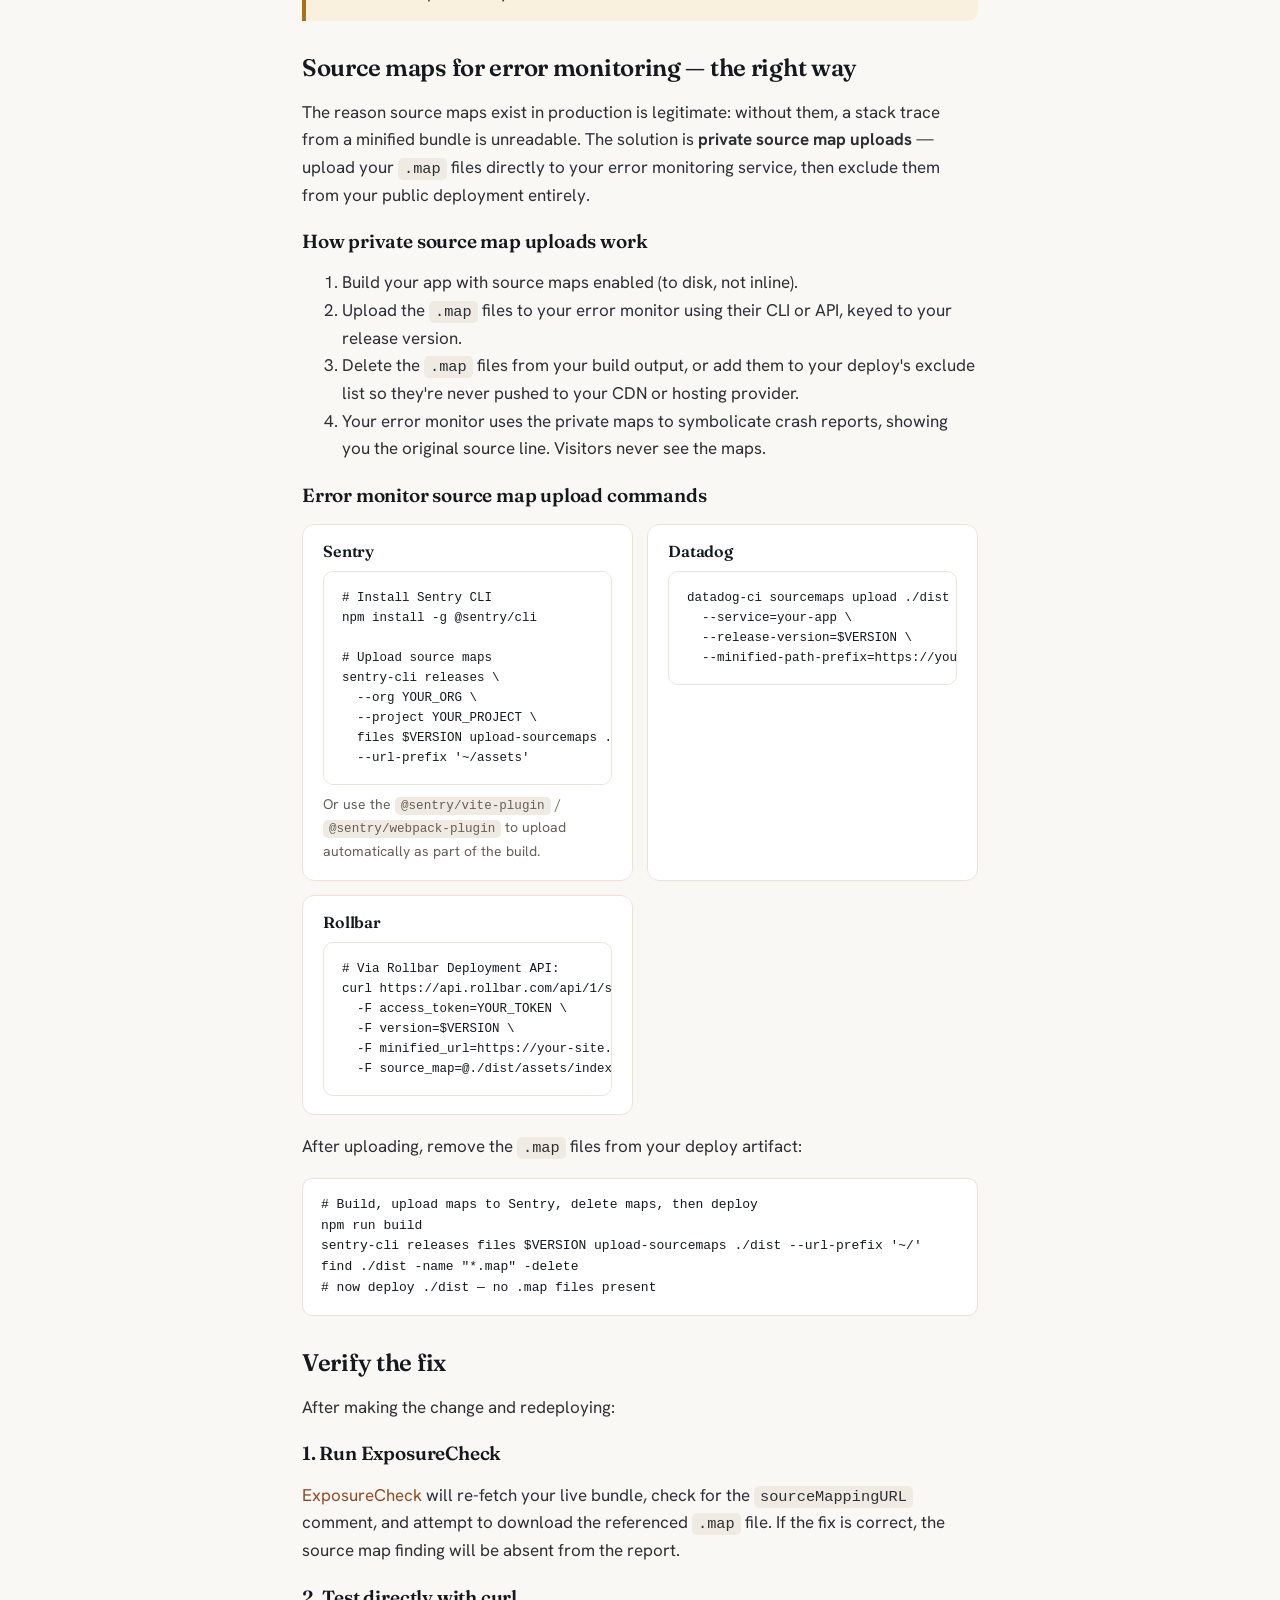
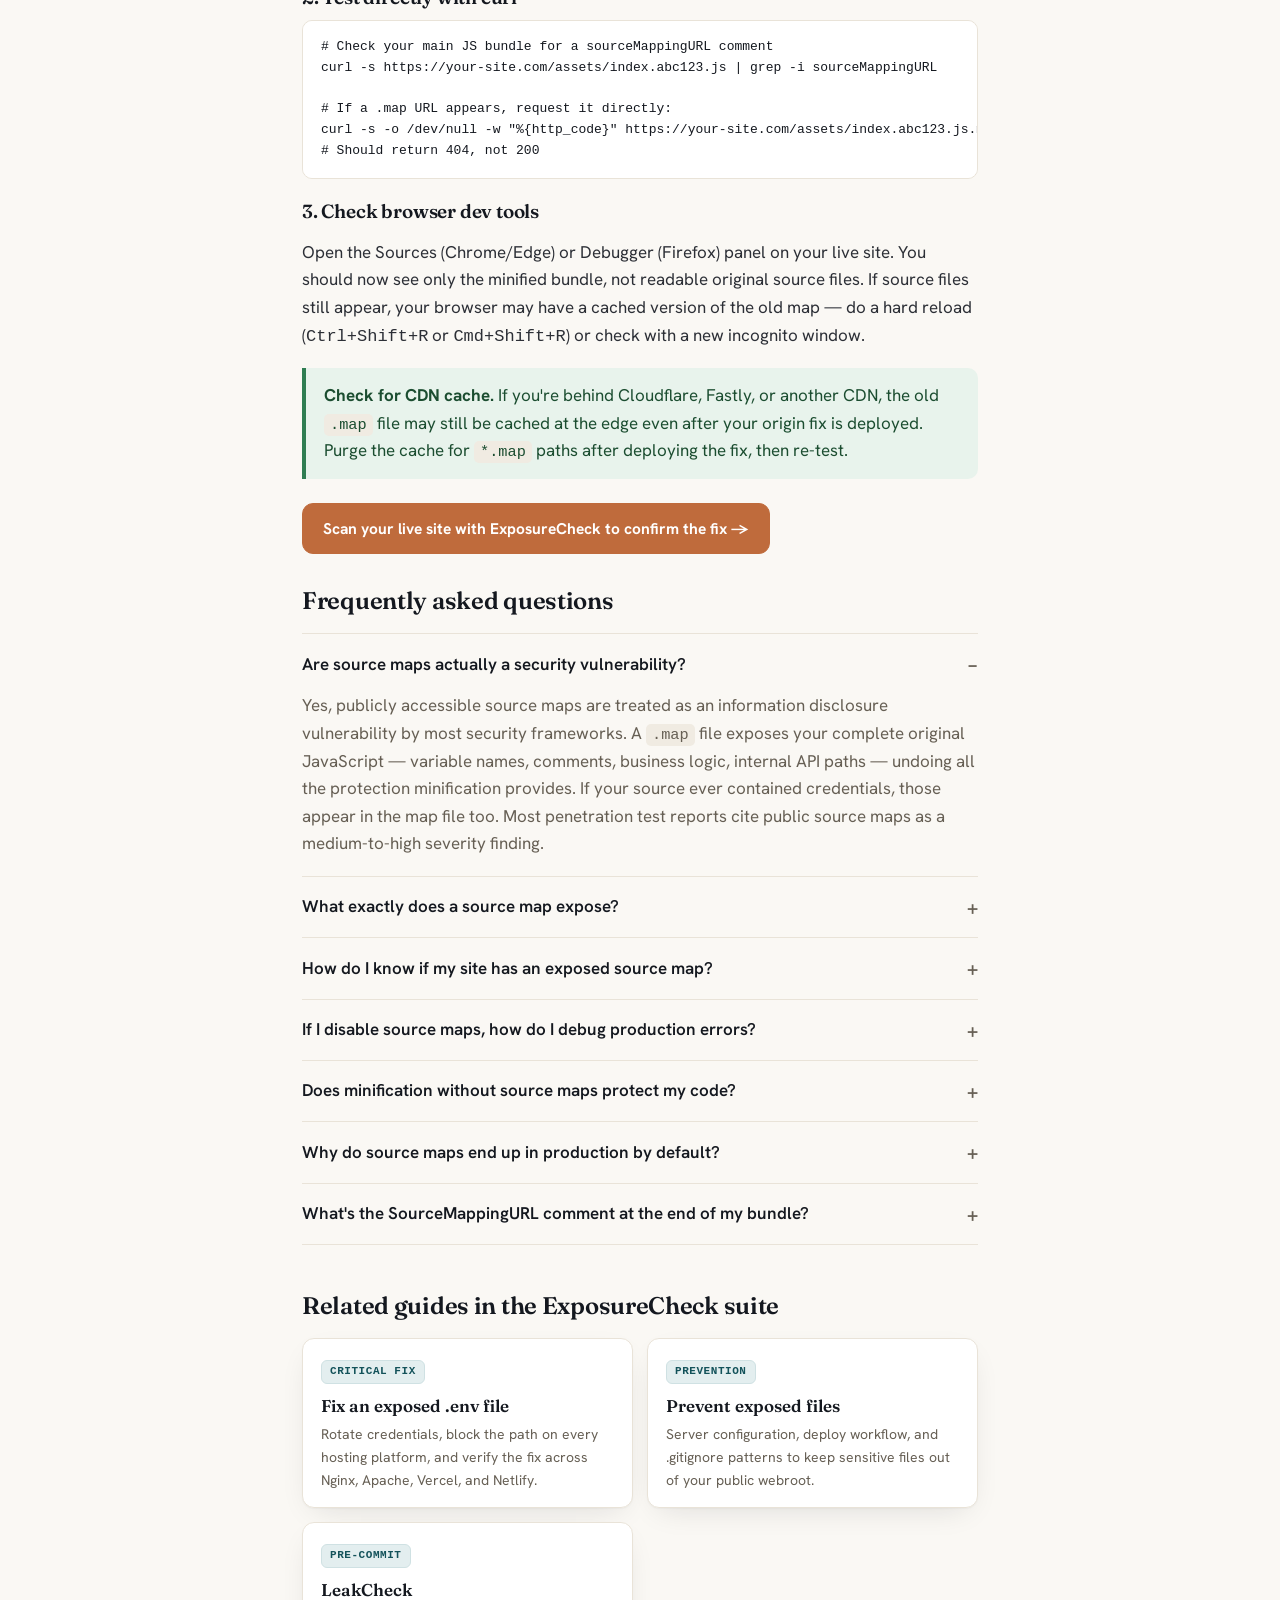
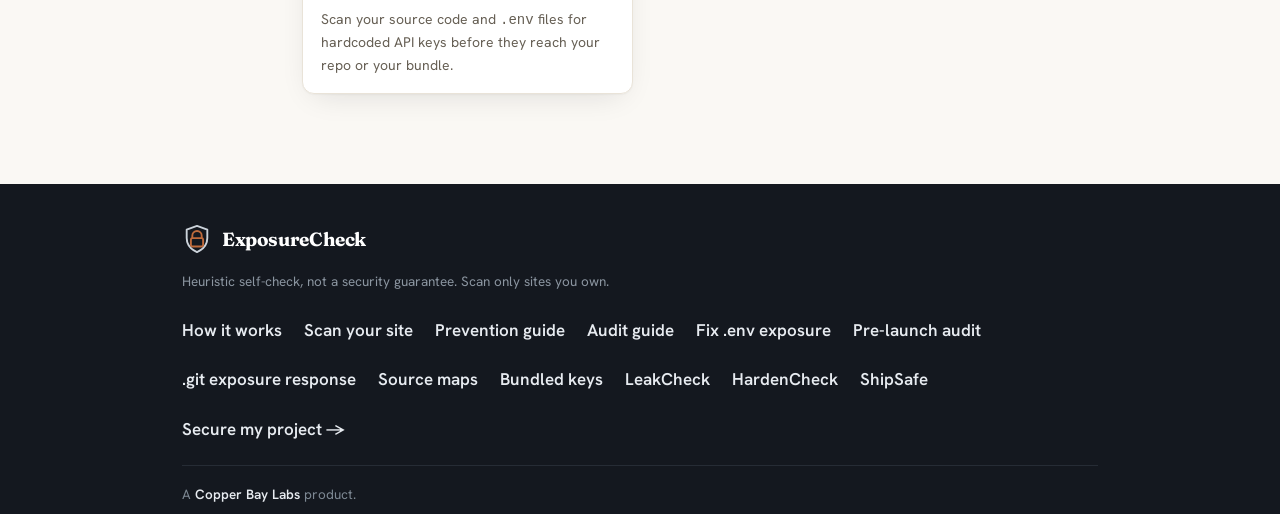
<file: guides/source-map-exposure-fix.html>
<!doctype html>
<html lang="en">
<head>
<meta charset="utf-8">
<meta name="viewport" content="width=device-width, initial-scale=1">
<title>How to Fix an Exposed Source Map — Source Map Security Guide</title>
<meta name="description" content="Source maps shipped to production expose your original unminified JavaScript to anyone with browser dev tools. Learn how to detect the leak, disable source maps per framework, block server access, and use safer alternatives for error monitoring.">
<link rel="canonical" href="https://labs.copperbaytech.com/exposurecheck/guides/source-map-exposure-fix.html">
<meta property="og:type" content="article">
<meta property="og:site_name" content="ExposureCheck">
<meta property="og:title" content="How to Fix an Exposed Source Map — Source Map Security Guide">
<meta property="og:description" content="Source maps in production give anyone your unminified source. Disable them in Vite, Next.js, CRA and webpack, block access at the server, or use private uploads for error monitoring only.">
<meta property="og:url" content="https://labs.copperbaytech.com/exposurecheck/guides/source-map-exposure-fix.html">
<meta property="og:image" content="https://labs.copperbaytech.com/exposurecheck/og-image.png">
<meta property="og:image:width" content="1200">
<meta property="og:image:height" content="630">
<meta name="twitter:card" content="summary_large_image">
<meta name="theme-color" content="#faf8f4">
<link rel="icon" href="../favicon.svg" type="image/svg+xml">
<link rel="apple-touch-icon" href="../apple-touch-icon.png">
<link rel="preconnect" href="https://fonts.googleapis.com">
<link rel="preconnect" href="https://fonts.gstatic.com" crossorigin>
<link href="https://fonts.googleapis.com/css2?family=Fraunces:opsz,wght@9..144,500;9..144,600;9..144,700&family=Hanken+Grotesk:wght@400;500;600;700&display=swap" rel="stylesheet">
<script type="application/ld+json">
{"@context":"https://schema.org","@type":"TechArticle","headline":"How to Fix an Exposed Source Map — Source Map Security Guide","description":"Source maps shipped to production expose your original unminified JavaScript to anyone with browser developer tools. This guide covers how to detect a source map leak with ExposureCheck, disable source maps per build tool (Vite, Create React App, Next.js, webpack), block source map access at the server level (Nginx, Apache, Vercel, Netlify, Caddy), and use private source map uploads for error monitoring without public exposure.","author":{"@type":"Organization","name":"Copper Bay Labs","url":"https://copperbaytech.com"},"publisher":{"@type":"Organization","name":"Copper Bay Labs","url":"https://copperbaytech.com"},"datePublished":"2026-10-21","dateModified":"2026-10-21","mainEntityOfPage":"https://labs.copperbaytech.com/exposurecheck/guides/source-map-exposure-fix.html","mainEntity":{"@type":"FAQPage","mainEntity":[{"@type":"Question","name":"Are source maps a security vulnerability?","acceptedAnswer":{"@type":"Answer","text":"Yes, publicly accessible source maps are a significant security risk. A source map exposes your complete, unminified original JavaScript to anyone who opens browser developer tools or requests the .map file directly. This reveals your business logic, algorithm implementations, internal API endpoints, comments, variable names, and sometimes credentials accidentally left in code. Most security frameworks treat publicly accessible source maps as an information disclosure vulnerability."}},{"@type":"Question","name":"What does a source map actually expose?","acceptedAnswer":{"@type":"Answer","text":"A .map file contains a full snapshot of your pre-build source, including: original file paths, all original variable and function names before minification, original comments stripped during minification, unobfuscated business logic, internal endpoint paths hardcoded in your JS, any credentials or API keys present in your source at build time, and the full directory structure of your project."}},{"@type":"Question","name":"How do I know if my site has an exposed source map?","acceptedAnswer":{"@type":"Answer","text":"Open browser developer tools, go to the Sources or Debugger panel, and look for readable, commented, human-named files alongside your minified bundle. Alternatively, request your main bundle URL with .map appended — if it returns 200 with a JSON file, the source map is publicly accessible. ExposureCheck checks this automatically: it fetches your deployed bundle, reads any SourceMappingURL comment pointing to a .map file, and requests it to see if it's publicly reachable."}},{"@type":"Question","name":"If I disable source maps, how do I debug production errors?","acceptedAnswer":{"@type":"Answer","text":"The right approach is private source map uploads: upload your .map files to your error monitoring service (Sentry, Datadog, Rollbar, Bugsnag all support this) and exclude them from your public deploy. Your error monitor uses the private maps to show you symbolicated stack traces, while no .map file is ever publicly served. This is the industry-standard approach for production source maps."}},{"@type":"Question","name":"Does minification without source maps actually protect my code?","acceptedAnswer":{"@type":"Answer","text":"Minification provides weak obfuscation, not security. Variable names are shortened, whitespace is removed, and the code is harder to read, but a determined reader can still reverse-engineer your business logic. If your source maps are exposed, minification provides no protection at all — the map file fully reconstructs the original. For real code protection, consider a dedicated obfuscator like javascript-obfuscator, and treat all client-side JS as visible regardless."}},{"@type":"Question","name":"Why do source maps get deployed to production by default?","acceptedAnswer":{"@type":"Answer","text":"Most build tools generate source maps in development for debugging and keep that setting for production builds unless explicitly disabled. Vite enables source maps in production by default in some configurations. Create React App has separate GENERATE_SOURCEMAP=false env var. Next.js disables them by default in production but has options that re-enable them. The inconsistency across tools means source maps often appear in production builds unless developers explicitly review the setting."}},{"@type":"Question","name":"What's the SourceMappingURL comment at the end of my bundle?","acceptedAnswer":{"@type":"Answer","text":"The last line of a minified JavaScript or CSS bundle often contains a comment like //# sourceMappingURL=main.chunk.js.map. This is a hint from the build tool telling your browser (and any tool that reads it) where to find the source map for this file. If the referenced .map file is publicly accessible, anyone who reads this comment — including automated scanners — can download the full source map. Removing the SourceMappingURL comment or blocking access to .map files at the server level are both valid fixes."}}]}}
</script>
<link rel="stylesheet" href="../styles.css?v=1">
<style>
  .doc .lede{font-size:clamp(17px,2.3vw,20px);color:var(--muted)}
  .doc h2{scroll-margin-top:80px}
  .doc h3{font-family:"Fraunces",Georgia,serif;font-weight:600;font-size:19px;margin:22px 0 6px;letter-spacing:-.01em}
  .toc{display:flex;flex-wrap:wrap;gap:10px;margin:22px 0 6px;padding:0;list-style:none}
  .toc a{display:inline-block;background:var(--surface);border:1px solid var(--line);border-radius:999px;padding:7px 14px;font-size:14px;font-weight:600;color:var(--muted)}
  .toc a:hover{border-color:var(--bay);color:var(--ink);text-decoration:none}
  .callout.warn-callout{background:var(--fail-bg);border-left-color:var(--fail);color:#5e2019}
  .callout.tip-callout{background:var(--pass-bg);border-left-color:var(--pass);color:#1b4d30}
  .callout.note-callout{background:var(--warn-bg);border-left-color:var(--warn);color:#4d3208}
  .doc code.inline{font-family:ui-monospace,Menlo,Consolas,monospace;font-size:.9em;background:var(--line-2);padding:2px 6px;border-radius:5px}
  pre{background:var(--surface);border:1px solid var(--line);border-radius:10px;padding:16px 18px;overflow-x:auto;font-family:ui-monospace,Menlo,Consolas,monospace;font-size:13px;line-height:1.6;margin:12px 0}
  pre code{background:none;padding:0;font-size:inherit}
  .framework-grid{display:grid;grid-template-columns:repeat(auto-fit,minmax(280px,1fr));gap:14px;margin:18px 0}
  .framework-card{background:var(--surface);border:1px solid var(--line);border-radius:12px;padding:18px 20px}
  .framework-card h3{margin:0 0 8px;font-size:16px;font-family:"Fraunces",Georgia,serif;font-weight:600}
  .framework-card p{font-size:14px;color:var(--muted);margin:8px 0 0}
  .framework-card pre{margin:10px 0 0;font-size:12.5px}
  .expose-table{width:100%;border-collapse:collapse;margin:16px 0;font-size:14px}
  .expose-table th{text-align:left;padding:10px 12px;background:var(--surface);border-bottom:2px solid var(--line);font-weight:600;font-family:"Hanken Grotesk",sans-serif}
  .expose-table td{padding:9px 12px;border-bottom:1px solid var(--line);vertical-align:top}
  .expose-table tr:last-child td{border-bottom:none}
  .expose-table code{font-family:ui-monospace,Menlo,Consolas,monospace;font-size:12px;background:var(--line-2);padding:2px 5px;border-radius:4px}
  .sev-critical{display:inline-block;font-size:11px;font-weight:700;letter-spacing:.05em;text-transform:uppercase;padding:2px 8px;border-radius:6px;background:var(--fail-bg);color:var(--fail)}
  .sev-high{display:inline-block;font-size:11px;font-weight:700;letter-spacing:.05em;text-transform:uppercase;padding:2px 8px;border-radius:6px;background:var(--high-bg,#fff1e6);color:var(--high,#c04c00)}
  .sev-med{display:inline-block;font-size:11px;font-weight:700;letter-spacing:.05em;text-transform:uppercase;padding:2px 8px;border-radius:6px;background:var(--warn-bg);color:var(--warn)}
  .suite{display:grid;grid-template-columns:repeat(auto-fit,minmax(220px,1fr));gap:14px;margin:18px 0 6px}
  .suite a{display:block;background:var(--surface);border:1px solid var(--line);border-radius:12px;padding:16px 18px;box-shadow:var(--shadow);transition:box-shadow .15s,transform .15s,border-color .15s}
  .suite a:hover{text-decoration:none;box-shadow:var(--shadow-lift);transform:translateY(-2px);border-color:var(--line-2)}
  .suite .s-name{font-family:"Fraunces",serif;font-weight:600;font-size:17px;color:var(--ink);display:block;margin:0 0 4px}
  .suite p{color:var(--muted);font-size:14px;margin:0}
  .suite .s-tag{display:inline-block;margin-bottom:8px;font-family:ui-monospace,Menlo,Consolas,monospace;font-size:11px;font-weight:700;letter-spacing:.05em;text-transform:uppercase;color:var(--bay);background:var(--bay-tint,#e8f4f6);border:1px solid #cfe1e3;border-radius:6px;padding:2px 8px}
  .faq-section{margin:18px 0}
  .faq-section details{border-bottom:1px solid var(--line);padding:14px 0}
  .faq-section details:first-child{border-top:1px solid var(--line)}
  .faq-section summary{font-weight:600;cursor:pointer;list-style:none;display:flex;justify-content:space-between;align-items:center;gap:12px}
  .faq-section summary::-webkit-details-marker{display:none}
  .faq-section summary::after{content:"+";font-size:20px;color:var(--muted);flex-shrink:0}
  .faq-section details[open] summary::after{content:"\2212"}
  .faq-section details p,.faq-section details ul,.faq-section details pre{margin:12px 0 4px;color:var(--muted)}
</style>
</head>
<body>
<a class="skip" href="#main">Skip to main content</a>

<header class="masthead" role="banner">
  <div class="wrap hdr-bar">
    <a class="brand" href="../" aria-label="ExposureCheck — go to homepage">
      <svg class="mark" viewBox="0 0 64 64" aria-hidden="true">
        <path d="M32 4 54 12v18c0 14-9 24-22 30C19 54 10 44 10 30V12L32 4Z" fill="none" stroke="#13525a" stroke-width="4" stroke-linejoin="round"/>
        <path d="M22 30v-5a10 10 0 0 1 20 0v5" fill="none" stroke="#bf6b3c" stroke-width="4" stroke-linecap="round" stroke-linejoin="round"/>
        <rect x="19" y="30" width="26" height="18" rx="3" fill="none" stroke="#bf6b3c" stroke-width="4"/>
      </svg>
      <span class="wordmark">ExposureCheck</span>
    </a>
    <nav class="nav" aria-label="Primary navigation">
      <a href="../about.html">How it works</a>
      <a href="../">Scan your site</a>
      <a href="how-to-check-website-exposed-files.html">Audit guide</a>
      <a href="prevent-exposed-files-website.html">Prevention</a>
      <a href="pre-launch-exposed-files-audit.html">Pre-launch</a>
      <a href="git-folder-exposed-remediation.html">After .git exposure</a>
      <a href="source-map-exposure-fix.html" aria-current="page">Source maps</a>
      <a href="hardcoded-api-key-javascript-bundle.html">Bundled keys</a>
    </nav>
  </div>
</header>

<main id="main">
<article class="doc">
  <div class="wrap narrow">
    <p class="eyebrow" style="text-align:left">Security guide</p>
    <h1>How to fix an exposed source map</h1>
    <p class="lede">A source map file (<code class="inline">.js.map</code>) gives anyone who requests it a full copy of your original, unminified JavaScript — variable names, comments, logic, and all. Most build tools generate them automatically, and they often ship to production without anyone noticing. This guide shows you how to detect the leak, disable source maps per build tool, block them at the server, and still get useful stack traces in your error monitor.</p>

    <div class="callout warn-callout">
      <strong>Check first.</strong> Open your browser developer tools (Sources or Debugger tab) on your live site. If you see readable, named, commented source files instead of minified code, your source maps are already mapped in — meaning the <code class="inline">.map</code> files are publicly accessible. Or <a href="../">run ExposureCheck</a> to confirm automatically.
    </div>

    <ul class="toc" aria-label="On this page">
      <li><a href="#what-they-expose">What source maps expose</a></li>
      <li><a href="#detect">Detecting the leak</a></li>
      <li><a href="#disable-build">Disable at build time</a></li>
      <li><a href="#block-server">Block at the server</a></li>
      <li><a href="#error-monitoring">Source maps for error monitoring</a></li>
      <li><a href="#verify">Verify the fix</a></li>
      <li><a href="#faq">FAQ</a></li>
    </ul>

    <h2 id="what-they-expose">What source maps actually expose</h2>
    <p>A <code class="inline">.map</code> file is a JSON document that maps each position in your minified bundle back to a line and column in your original source. It was designed to make production debugging easier — but when served publicly, it fully reconstructs your pre-build code for anyone who requests it.</p>

    <table class="expose-table">
      <thead>
        <tr><th>What's in the map file</th><th>Why it matters</th><th>Risk</th></tr>
      </thead>
      <tbody>
        <tr>
          <td>Original file paths</td>
          <td>Reveals your project directory structure, build system, and technology choices</td>
          <td><span class="sev-med">Medium</span></td>
        </tr>
        <tr>
          <td>Original function and variable names</td>
          <td>Fully undoes minification; business logic is as readable as your development source</td>
          <td><span class="sev-high">High</span></td>
        </tr>
        <tr>
          <td>Stripped comments</td>
          <td>Developer notes, TODO items, internal architecture details, version comments</td>
          <td><span class="sev-high">High</span></td>
        </tr>
        <tr>
          <td>Internal API endpoint paths</td>
          <td>Hardcoded URLs, staging endpoints, and admin routes visible in your JS logic</td>
          <td><span class="sev-high">High</span></td>
        </tr>
        <tr>
          <td>Credentials in source at build time</td>
          <td>If any API key or secret was in your source when the map was generated, it's in the map</td>
          <td><span class="sev-critical">Critical</span></td>
        </tr>
        <tr>
          <td>Feature flag names and logic</td>
          <td>Undisclosed features, A/B test variants, unreleased code paths</td>
          <td><span class="sev-med">Medium</span></td>
        </tr>
      </tbody>
    </table>

    <p>The map file also contains the full source text of each file via the <code class="inline">sourcesContent</code> array — which means even if the original source files aren't served, anyone with the <code class="inline">.map</code> file has every line of your pre-minified code.</p>

    <h2 id="detect">Detecting a source map leak</h2>

    <h3>Method 1: ExposureCheck (automated)</h3>
    <p><a href="../">ExposureCheck</a> fetches your deployed bundle, reads the <code class="inline">//# sourceMappingURL=</code> comment at the end of each script, constructs the corresponding <code class="inline">.map</code> URL, and requests it. If it gets back valid JSON with a <code class="inline">sources</code> array, the source map is confirmed publicly accessible — flagged as a high-severity finding with the full path listed.</p>

    <h3>Method 2: Browser developer tools</h3>
    <p>Open any page on your live site, open browser developer tools, and go to the <strong>Sources</strong> (Chrome/Edge) or <strong>Debugger</strong> (Firefox) panel. If you see a tree of named, readable files with comments and meaningful variable names instead of your minified bundle — your source maps are loading. This is the most immediate visual indicator.</p>

    <h3>Method 3: Direct URL test</h3>
    <p>Find your main bundle URL (check Network tab → JS → the largest file), then append <code class="inline">.map</code>:</p>
    <pre><code>curl -s -o /dev/null -w "%{http_code}" https://your-site.com/assets/index.abc123.js.map</code></pre>
    <p>A <code class="inline">200</code> response with a <code class="inline">Content-Type: application/json</code> header confirms the source map is publicly accessible.</p>

    <h3>Method 4: Check the SourceMappingURL comment</h3>
    <p>View the source of your deployed bundle and look at the last line:</p>
    <pre><code>curl -s https://your-site.com/assets/index.abc123.js | tail -5</code></pre>
    <p>If you see <code class="inline">//# sourceMappingURL=index.abc123.js.map</code>, the map file exists and your browser will attempt to load it. Request that URL directly to see if it's accessible.</p>

    <h2 id="disable-build">Disable source maps at build time</h2>
    <p>The cleanest fix is to stop generating source maps for production builds entirely. The setting differs per build tool:</p>

    <div class="framework-grid">
      <div class="framework-card">
        <h3>Vite</h3>
        <p>In <code class="inline">vite.config.ts</code> (or <code class="inline">.js</code>):</p>
        <pre><code>export default defineConfig({
  build: {
    sourcemap: false,
  },
})
</code></pre>
        <p>The default for <code class="inline">build.sourcemap</code> in Vite is <code class="inline">false</code>, but some templates and plugins set it to <code class="inline">true</code> or <code class="inline">'inline'</code>. Explicitly setting <code class="inline">false</code> overrides any inherited value.</p>
      </div>

      <div class="framework-card">
        <h3>Create React App</h3>
        <p>Set the environment variable before your build command:</p>
        <pre><code>GENERATE_SOURCEMAP=false npm run build
</code></pre>
        <p>Or add it to your <code class="inline">.env.production</code> file:</p>
        <pre><code>GENERATE_SOURCEMAP=false
</code></pre>
      </div>

      <div class="framework-card">
        <h3>Next.js</h3>
        <p>Next.js disables source maps for production builds by default. If source maps are appearing, check for these options in <code class="inline">next.config.js</code> and remove them:</p>
        <pre><code>// Remove these if present:
productionBrowserSourceMaps: true,

// For webpack customizations:
config.devtool = false; // set to false
</code></pre>
      </div>

      <div class="framework-card">
        <h3>webpack (manual config)</h3>
        <p>In <code class="inline">webpack.config.js</code>, set <code class="inline">devtool</code> to <code class="inline">false</code> for production:</p>
        <pre><code>module.exports = (env) => ({
  devtool: env.production ? false : 'eval-source-map',
  // ...
})
</code></pre>
        <p>Or use environment detection:</p>
        <pre><code>devtool: process.env.NODE_ENV === 'production'
  ? false
  : 'eval-source-map',
</code></pre>
      </div>

      <div class="framework-card">
        <h3>SvelteKit</h3>
        <p>In <code class="inline">vite.config.ts</code> (SvelteKit uses Vite under the hood):</p>
        <pre><code>import { sveltekit } from '@sveltejs/kit/vite';
export default defineConfig({
  plugins: [sveltekit()],
  build: {
    sourcemap: false,
  },
});
</code></pre>
      </div>

      <div class="framework-card">
        <h3>Nuxt</h3>
        <p>In <code class="inline">nuxt.config.ts</code>:</p>
        <pre><code>export default defineNuxtConfig({
  sourcemap: {
    server: false,
    client: false,
  },
})
</code></pre>
        <p>Nuxt 3 generates source maps for both client and server bundles by default in production. Set both to <code class="inline">false</code>.</p>
      </div>
    </div>

    <div class="callout note-callout">
      <strong>CSS source maps too.</strong> If your build also generates <code class="inline">.css.map</code> files, apply the same setting to your CSS pipeline. In Vite, setting <code class="inline">build.sourcemap: false</code> covers both JS and CSS. In webpack, a separate <code class="inline">css-loader</code> option controls CSS maps: <code class="inline">{ loader: 'css-loader', options: { sourceMap: false } }</code>.
    </div>

    <h2 id="block-server">Block source map access at the server</h2>
    <p>If you can't change the build config (a third-party build, a legacy app, or an interim fix), you can deny all requests to <code class="inline">.map</code> files at the server or CDN layer. This doesn't remove the files from your deployment, but it prevents them from being served to public visitors.</p>

    <div class="framework-grid">
      <div class="framework-card">
        <h3>Nginx</h3>
        <pre><code>location ~* \.map$ {
    deny all;
    return 404;
}
</code></pre>
        <p>Add to your <code class="inline">server {}</code> block, then <code class="inline">nginx -t &amp;&amp; nginx -s reload</code>.</p>
      </div>

      <div class="framework-card">
        <h3>Apache (.htaccess)</h3>
        <pre><code>&lt;FilesMatch "\.map$"&gt;
  Order allow,deny
  Deny from all
&lt;/FilesMatch&gt;
</code></pre>
        <p>Place in the <code class="inline">.htaccess</code> file at the root of your deployed assets.</p>
      </div>

      <div class="framework-card">
        <h3>Vercel (vercel.json)</h3>
        <pre><code>{
  "redirects": [{
    "source": "/(.*)\&#92;.map",
    "destination": "/404",
    "statusCode": 404
  }]
}
</code></pre>
      </div>

      <div class="framework-card">
        <h3>Netlify (_redirects)</h3>
        <pre><code>/*.map /404.html 404
</code></pre>
        <p>Or in <code class="inline">netlify.toml</code>:</p>
        <pre><code>[[redirects]]
  from = "/*.map"
  to = "/404.html"
  status = 404
  force = true
</code></pre>
      </div>

      <div class="framework-card">
        <h3>Caddy (Caddyfile)</h3>
        <pre><code>respond /*.map 404
</code></pre>
      </div>

      <div class="framework-card">
        <h3>Cloudflare (Transform Rules)</h3>
        <p>Create a Transform Rule matching <code class="inline">http.request.uri.path ends_with ".map"</code> with action "Block". Available on all plan tiers, including free. Also consider a WAF rule to log attempts before blocking.</p>
      </div>
    </div>

    <div class="callout note-callout">
      <strong>Server-level blocking vs. build-time disabling.</strong> Blocking at the server still leaves <code class="inline">.map</code> files sitting on your server. It's an effective interim fix, but the preferred approach is disabling map generation in the build so they're never deployed in the first place. Use server-level blocking when you can't change the build, and as defense-in-depth when you can.
    </div>

    <h2 id="error-monitoring">Source maps for error monitoring — the right way</h2>
    <p>The reason source maps exist in production is legitimate: without them, a stack trace from a minified bundle is unreadable. The solution is <strong>private source map uploads</strong> — upload your <code class="inline">.map</code> files directly to your error monitoring service, then exclude them from your public deployment entirely.</p>

    <h3>How private source map uploads work</h3>
    <ol>
      <li>Build your app with source maps enabled (to disk, not inline).</li>
      <li>Upload the <code class="inline">.map</code> files to your error monitor using their CLI or API, keyed to your release version.</li>
      <li>Delete the <code class="inline">.map</code> files from your build output, or add them to your deploy's exclude list so they're never pushed to your CDN or hosting provider.</li>
      <li>Your error monitor uses the private maps to symbolicate crash reports, showing you the original source line. Visitors never see the maps.</li>
    </ol>

    <h3>Error monitor source map upload commands</h3>
    <div class="framework-grid">
      <div class="framework-card">
        <h3>Sentry</h3>
        <pre><code># Install Sentry CLI
npm install -g @sentry/cli

# Upload source maps
sentry-cli releases \
  --org YOUR_ORG \
  --project YOUR_PROJECT \
  files $VERSION upload-sourcemaps ./dist \
  --url-prefix '~/assets'
</code></pre>
        <p>Or use the <code class="inline">@sentry/vite-plugin</code> / <code class="inline">@sentry/webpack-plugin</code> to upload automatically as part of the build.</p>
      </div>

      <div class="framework-card">
        <h3>Datadog</h3>
        <pre><code>datadog-ci sourcemaps upload ./dist \
  --service=your-app \
  --release-version=$VERSION \
  --minified-path-prefix=https://your-site.com/
</code></pre>
      </div>

      <div class="framework-card">
        <h3>Rollbar</h3>
        <pre><code># Via Rollbar Deployment API:
curl https://api.rollbar.com/api/1/sourcemap \
  -F access_token=YOUR_TOKEN \
  -F version=$VERSION \
  -F minified_url=https://your-site.com/assets/index.js \
  -F source_map=@./dist/assets/index.js.map
</code></pre>
      </div>
    </div>

    <p>After uploading, remove the <code class="inline">.map</code> files from your deploy artifact:</p>
    <pre><code># Build, upload maps to Sentry, delete maps, then deploy
npm run build
sentry-cli releases files $VERSION upload-sourcemaps ./dist --url-prefix '~/'
find ./dist -name "*.map" -delete
# now deploy ./dist — no .map files present
</code></pre>

    <h2 id="verify">Verify the fix</h2>
    <p>After making the change and redeploying:</p>

    <h3>1. Run ExposureCheck</h3>
    <p><a href="../">ExposureCheck</a> will re-fetch your live bundle, check for the <code class="inline">sourceMappingURL</code> comment, and attempt to download the referenced <code class="inline">.map</code> file. If the fix is correct, the source map finding will be absent from the report.</p>

    <h3>2. Test directly with curl</h3>
    <pre><code># Check your main JS bundle for a sourceMappingURL comment
curl -s https://your-site.com/assets/index.abc123.js | grep -i sourceMappingURL

# If a .map URL appears, request it directly:
curl -s -o /dev/null -w "%{http_code}" https://your-site.com/assets/index.abc123.js.map
# Should return 404, not 200
</code></pre>

    <h3>3. Check browser dev tools</h3>
    <p>Open the Sources (Chrome/Edge) or Debugger (Firefox) panel on your live site. You should now see only the minified bundle, not readable original source files. If source files still appear, your browser may have a cached version of the old map — do a hard reload (<kbd>Ctrl+Shift+R</kbd> or <kbd>Cmd+Shift+R</kbd>) or check with a new incognito window.</p>

    <div class="callout tip-callout">
      <strong>Check for CDN cache.</strong> If you're behind Cloudflare, Fastly, or another CDN, the old <code class="inline">.map</code> file may still be cached at the edge even after your origin fix is deployed. Purge the cache for <code class="inline">*.map</code> paths after deploying the fix, then re-test.
    </div>

    <p style="margin:24px 0 8px"><a class="btn primary" href="../">Scan your live site with ExposureCheck to confirm the fix &rarr;</a></p>

    <h2 id="faq">Frequently asked questions</h2>
    <div class="faq-section">
      <details open>
        <summary>Are source maps actually a security vulnerability?</summary>
        <p>Yes, publicly accessible source maps are treated as an information disclosure vulnerability by most security frameworks. A <code class="inline">.map</code> file exposes your complete original JavaScript — variable names, comments, business logic, internal API paths — undoing all the protection minification provides. If your source ever contained credentials, those appear in the map file too. Most penetration test reports cite public source maps as a medium-to-high severity finding.</p>
      </details>
      <details>
        <summary>What exactly does a source map expose?</summary>
        <p>A <code class="inline">.map</code> file is a JSON object containing a <code class="inline">sourcesContent</code> array — the full text of every source file that went into the bundle. It also contains the original file paths, original variable and function names before minification, and a mapping table that reconstructs every line of original code from the minified output. Developer tools use it to show you a debuggable view; an attacker uses it to understand your application in detail.</p>
      </details>
      <details>
        <summary>How do I know if my site has an exposed source map?</summary>
        <p>Run ExposureCheck on your live URL — it reads the <code class="inline">sourceMappingURL</code> comment from your deployed bundle and tests whether the referenced <code class="inline">.map</code> file is publicly accessible. You can also check manually: open browser developer tools → Sources → look for readable, named files instead of minified code. Or request your bundle URL with <code class="inline">.map</code> appended and see if you get back JSON.</p>
      </details>
      <details>
        <summary>If I disable source maps, how do I debug production errors?</summary>
        <p>Use private source map uploads. Build with source maps enabled, upload them to your error monitoring service (Sentry, Datadog, Rollbar, Bugsnag all support this workflow), then delete the <code class="inline">.map</code> files before deploying. Your error monitor uses the private maps to show you symbolicated stack traces in your dashboard — without ever serving them publicly. This is the industry-standard approach and the one all major error monitoring docs recommend.</p>
      </details>
      <details>
        <summary>Does minification without source maps protect my code?</summary>
        <p>Minification provides weak obfuscation — variable names are shortened and whitespace removed, making the code harder to read, but a determined reader can still reverse-engineer your business logic. If your source maps are exposed, minification offers zero protection; the map reconstructs everything. If you need real code protection, consider a dedicated JavaScript obfuscator on top of (or instead of) minification. But be aware: all client-side code should be treated as visible regardless, because it runs in users' browsers.</p>
      </details>
      <details>
        <summary>Why do source maps end up in production by default?</summary>
        <p>Most build tools enable source maps in development for debugging, and the production setting inherits from the same base config unless explicitly overridden. Vite's <code class="inline">build.sourcemap</code> defaults to <code class="inline">false</code>, but some plugin presets set it to <code class="inline">true</code>. Create React App requires an explicit <code class="inline">GENERATE_SOURCEMAP=false</code> to disable. Next.js disables them by default in production but has options that can re-enable them. The inconsistency means source maps often appear when someone copies a dev config to production, upgrades a framework, or changes build tools.</p>
      </details>
      <details>
        <summary>What's the SourceMappingURL comment at the end of my bundle?</summary>
        <p>The last line of a built JavaScript file often reads <code class="inline">//# sourceMappingURL=index.chunk.js.map</code>. This comment tells the browser where to find the source map for that file. When a browser (or tool like ExposureCheck) reads this, it constructs the <code class="inline">.map</code> URL and requests it. Removing the comment from your bundle or blocking <code class="inline">*.map</code> requests at the server both prevent the map from loading in a visitor's browser, but the cleanest fix is not generating the map file at all.</p>
      </details>
    </div>

    <h2 style="margin-top:48px">Related guides in the ExposureCheck suite</h2>
    <div class="suite">
      <a href="fix-exposed-env-file.html">
        <span class="s-tag">Critical fix</span>
        <span class="s-name">Fix an exposed .env file</span>
        <p>Rotate credentials, block the path on every hosting platform, and verify the fix across Nginx, Apache, Vercel, and Netlify.</p>
      </a>
      <a href="prevent-exposed-files-website.html">
        <span class="s-tag">Prevention</span>
        <span class="s-name">Prevent exposed files</span>
        <p>Server configuration, deploy workflow, and .gitignore patterns to keep sensitive files out of your public webroot.</p>
      </a>
      <a href="https://labs.copperbaytech.com/leakcheck/" target="_blank" rel="noopener noreferrer">
        <span class="s-tag">Pre-commit</span>
        <span class="s-name">LeakCheck</span>
        <p>Scan your source code and <code>.env</code> files for hardcoded API keys before they reach your repo or your bundle.</p>
      </a>
    </div>
  </div>
</article>
</main>

<footer class="footer" role="contentinfo">
  <div class="wrap foot">
    <div>
      <a class="brand small" href="../" aria-label="ExposureCheck — homepage">
        <svg class="mark" viewBox="0 0 64 64" aria-hidden="true">
          <path d="M32 4 54 12v18c0 14-9 24-22 30C19 54 10 44 10 30V12L32 4Z" fill="none" stroke="#cbd2da" stroke-width="4" stroke-linejoin="round"/>
          <path d="M22 30v-5a10 10 0 0 1 20 0v5" fill="none" stroke="#bf6b3c" stroke-width="4" stroke-linecap="round" stroke-linejoin="round"/>
          <rect x="19" y="30" width="26" height="18" rx="3" fill="none" stroke="#bf6b3c" stroke-width="4"/>
        </svg>
        <span class="wordmark">ExposureCheck</span>
      </a>
      <p class="fine">Heuristic self-check, not a security guarantee. Scan only sites you own.</p>
    </div>
    <nav class="foot-nav" aria-label="Footer navigation">
      <a href="../about.html">How it works</a>
      <a href="../">Scan your site</a>
      <a href="prevent-exposed-files-website.html">Prevention guide</a>
      <a href="how-to-check-website-exposed-files.html">Audit guide</a>
      <a href="fix-exposed-env-file.html">Fix .env exposure</a>
      <a href="pre-launch-exposed-files-audit.html">Pre-launch audit</a>
      <a href="git-folder-exposed-remediation.html">.git exposure response</a>
      <a href="source-map-exposure-fix.html">Source maps</a>
      <a href="hardcoded-api-key-javascript-bundle.html">Bundled keys</a>
      <a href="https://labs.copperbaytech.com/leakcheck/" target="_blank" rel="noopener noreferrer">LeakCheck</a>
      <a href="https://labs.copperbaytech.com/hardencheck/" target="_blank" rel="noopener noreferrer">HardenCheck</a>
      <a href="https://labs.copperbaytech.com/shipsafe/" target="_blank" rel="noopener noreferrer">ShipSafe</a>
      <a href="https://copperbaytech.com" target="_blank" rel="noopener noreferrer">Secure my project &rarr;</a>
    </nav>
  </div>
  <div class="wrap">
    <p class="madeby">A <a href="https://copperbaytech.com" target="_blank" rel="noopener noreferrer">Copper Bay Labs</a> product.</p>
  </div>
</footer>
</body>
</html>
</file>
<file: styles.css>
/* ==========================================================================
   ExposureCheck — A Copper Bay Labs product
   Standalone stylesheet. FORKED from LeakCheck for suite cohesion.
   Design system: Copper Bay Labs (Fraunces + Hanken Grotesk; copper #bf6b3c
   primary action, bay/teal #13525a secure accent, paper bg, severity
   critical/high/medium/low). Fonts loaded via Google Fonts <link>.

   Where LeakCheck scans pasted code, ExposureCheck scans a live URL (or pasted
   response/headers) for publicly-exposed secrets. Same engine, same finding /
   severity class contract:
     .finding.sev-critical / .sev-high / .sev-medium / .sev-low  (left border)
     .sev-badge.sev-critical|high|medium|low                     (pill)
     .summary-bar > .summary-counts > .sev-count.crit|high|med|low
   These names MUST match app.js (SEV_ABBR: critical->crit, high, medium->med,
   low). Do not rename without updating the engine.
   ========================================================================== */

:root{
  --ink:#14181f; --paper:#faf8f4; --surface:#fff; --line:#e9e3d8; --line-2:#f0ebe2;
  --muted:#665f54; --muted-2:#8a8276;
  --copper:#bf6b3c; --copper-deep:#8f4a22; --copper-tint:#f6ebe2;
  --bay:#13525a; --bay-deep:#0d3a40; --bay-tint:#e3eeef;
  --pass:#2f7d52; --pass-bg:#e8f3ec; --warn:#a9711a; --warn-bg:#f9f0dd; --fail:#bb392b; --fail-bg:#f9e7e4;
  --high:#d2691e; --high-bg:#f7e9dc;
  --shadow:0 1px 2px rgba(20,24,31,.04), 0 10px 30px -12px rgba(20,24,31,.14);
  --shadow-lift:0 2px 6px rgba(20,24,31,.06), 0 16px 40px -16px rgba(20,24,31,.18);
  --r:14px;
  --mono:ui-monospace,"SF Mono",SFMono-Regular,"Cascadia Code","JetBrains Mono",Menlo,Consolas,"Liberation Mono",monospace;
  --transition-fast:.15s ease;
  --transition-med:.22s ease;
}
*{box-sizing:border-box}
html{scroll-behavior:smooth}
@media (prefers-reduced-motion:reduce){html{scroll-behavior:auto} *{animation-duration:.001ms!important;transition-duration:.001ms!important}}
body{margin:0;background:var(--paper);color:var(--ink);font:17px/1.62 "Hanken Grotesk",ui-sans-serif,system-ui,-apple-system,"Segoe UI",Roboto,sans-serif;-webkit-font-smoothing:antialiased;overflow-x:clip}
.wrap{max-width:960px;margin:0 auto;padding:0 22px}
.wrap.narrow{max-width:720px}
h1,h2,h3{font-family:"Fraunces",Georgia,serif;font-weight:600;line-height:1.12;letter-spacing:-.012em;margin:0}
a{color:var(--copper-deep);text-decoration:none}
a:hover{text-decoration:underline;text-underline-offset:3px}
em{font-style:italic;color:var(--copper-deep)}
strong{font-weight:700}
:focus-visible{outline:3px solid var(--bay);outline-offset:2px;border-radius:4px}
.sr-only{position:absolute;width:1px;height:1px;padding:0;margin:-1px;overflow:hidden;clip:rect(0 0 0 0);white-space:nowrap;border:0}
.skip{position:absolute;left:-999px;top:8px;background:var(--ink);color:#fff;padding:10px 16px;border-radius:8px;z-index:50;font-weight:600;letter-spacing:.01em}
.skip:focus{left:12px}

/* masthead */
.masthead{background:var(--paper);border-bottom:1px solid var(--line);position:relative;z-index:30}
.hdr-bar,.masthead .bar{display:flex;align-items:center;justify-content:space-between;gap:14px;min-height:62px;padding:9px 0}
.brand{display:inline-flex;align-items:center;gap:10px;color:var(--ink)}
.brand:hover{text-decoration:none}
.mark{width:30px;height:30px;flex:0 0 auto}
.wordmark{font-family:"Fraunces",serif;font-weight:700;font-size:21px;letter-spacing:-.02em}
.nav{display:flex;gap:24px}
.nav a{color:var(--muted);font-weight:600;font-size:15.5px;transition:color var(--transition-fast)}
.nav a:hover{color:var(--ink);text-decoration:none}

/* hero */
.hero{padding:72px 0 40px;position:relative;overflow:hidden;text-align:center}
.hero::before{content:"";position:absolute;width:520px;height:520px;border:64px solid var(--copper-tint);border-radius:50%;right:-220px;top:-180px;z-index:0;opacity:.7;pointer-events:none}
.hero .wrap{position:relative;z-index:1}
.eyebrow{color:var(--copper-deep);font-weight:700;font-size:13.5px;letter-spacing:.09em;text-transform:uppercase;margin:0 0 14px}
.hero h1{font-size:clamp(34px,6vw,60px);max-width:15ch;margin:0 auto 18px}
.lede{max-width:600px;margin:0 auto 30px;color:var(--muted);font-size:clamp(17px,2.3vw,20px)}
.lede strong{color:var(--ink)}

/* primary button */
.btn{padding:12px 20px;font:inherit;font-size:15.5px;font-weight:700;border-radius:11px;cursor:pointer;border:1.5px solid var(--line);background:var(--surface);color:var(--ink);display:inline-flex;align-items:center;justify-content:center;gap:8px;transition:border-color var(--transition-fast),background var(--transition-fast),box-shadow var(--transition-fast),transform var(--transition-fast);text-decoration:none}
.btn:hover{border-color:var(--bay);text-decoration:none;background:var(--bay-tint)}
.btn:focus-visible{outline:3px solid var(--bay);outline-offset:2px}
.btn:active{transform:translateY(1px)}
.btn.primary{background:var(--copper);color:#fff;border-color:var(--copper)}
.btn.primary:hover{background:var(--copper-deep);border-color:var(--copper-deep);box-shadow:var(--shadow-lift)}
.btn.large{padding:14px 26px;font-size:16.5px;border-radius:12px}
.btn svg{width:17px;height:17px}
.btn[disabled],.btn:disabled{opacity:.55;cursor:not-allowed;transform:none}
.btn.ghost{background:transparent;border-color:var(--line)}
.btn-row{display:flex;gap:12px;flex-wrap:wrap;justify-content:center}

/* ==========================================================================
   ExposureCheck: scanner input — URL row + paste-mode textarea
   ========================================================================== */
.scanner{position:relative;z-index:1;max-width:760px;margin:0 auto}
.code-tool{background:var(--surface);border:1.5px solid var(--line);border-radius:var(--r);box-shadow:var(--shadow);overflow:hidden;transition:border-color var(--transition-fast),box-shadow var(--transition-fast)}
.code-tool:focus-within{border-color:var(--bay);box-shadow:0 0 0 4px rgba(19,82,90,.12),var(--shadow-lift)}

.code-label{display:block;text-align:left;font-size:13.5px;font-weight:700;letter-spacing:.04em;text-transform:uppercase;color:var(--muted-2);margin:0 0 10px}
.code-label code{font-family:var(--mono);font-size:12.5px;background:var(--paper);border:1px solid var(--line);border-radius:5px;padding:1px 6px;text-transform:none;color:var(--bay)}

/* the URL input row — globe prefix + flush input, like a search bar.
   Markup: <div class="url-row"><span class="url-prefix">svg</span><input class="url-input"></div> */
.url-row{position:relative;display:flex;align-items:stretch;padding:16px 18px}
.url-prefix{position:absolute;left:32px;top:50%;transform:translateY(-50%);width:18px;height:18px;color:var(--bay);display:inline-flex;align-items:center;justify-content:center;pointer-events:none;z-index:1}
.url-prefix svg{width:18px;height:18px}
.url-input{flex:1 1 auto;min-width:0;font:inherit;font-size:16px;color:var(--ink);background:var(--surface);border:1.5px solid var(--line);border-radius:12px;padding:13px 16px 13px 42px;line-height:1.4;transition:border-color var(--transition-fast),box-shadow var(--transition-fast)}
.url-input::placeholder{color:var(--muted-2);opacity:.9}
.url-input:focus{outline:none;border-color:var(--bay);box-shadow:0 0 0 4px rgba(19,82,90,.12)}
.url-input:invalid:not(:placeholder-shown){border-color:var(--fail)}

/* toggle row beneath the URL field: switch into paste mode */
.input-modes{display:flex;align-items:center;gap:8px;flex-wrap:wrap;margin:12px 0 0;justify-content:flex-start}
.mode-toggle{appearance:none;font:inherit;font-size:13.5px;font-weight:600;color:var(--muted);background:transparent;border:0;border-bottom:1.5px dashed var(--line);padding:2px 1px;cursor:pointer;display:inline-flex;align-items:center;gap:6px;transition:color var(--transition-fast),border-color var(--transition-fast)}
.mode-toggle:hover{color:var(--bay);border-bottom-color:var(--bay)}
.mode-toggle:focus-visible{outline:3px solid var(--bay);outline-offset:3px;border-radius:3px}
.mode-toggle svg{width:15px;height:15px}
.mode-toggle[aria-pressed="true"]{color:var(--bay);border-bottom-style:solid;border-bottom-color:var(--bay)}

/* the paste-mode wrap — hidden until the toolbar toggle reveals it */
.paste-wrap{padding:16px 18px;border-top:1px solid var(--line);background:var(--paper)}
.paste-wrap[hidden]{display:none}
.paste-wrap .code-input{border:1.5px solid var(--line);border-radius:12px;min-height:200px;transition:border-color var(--transition-fast),box-shadow var(--transition-fast)}
.paste-wrap .code-input:focus{border-color:var(--bay);box-shadow:0 0 0 4px rgba(19,82,90,.12)}

/* the paste-mode textarea — hidden until toggled into view, monospace */
.paste-input{display:block;width:100%;min-height:200px;resize:vertical;background:var(--surface);color:var(--ink);border:1.5px solid var(--line);border-radius:12px;
  font-family:var(--mono);font-size:14px;line-height:1.6;letter-spacing:0;padding:14px 16px;tab-size:2;margin:14px 0 0;transition:border-color var(--transition-fast),box-shadow var(--transition-fast)}
.paste-input::placeholder{color:var(--muted-2);opacity:.85}
.paste-input:focus{outline:none;border-color:var(--bay);box-shadow:0 0 0 4px rgba(19,82,90,.12)}
.paste-input[hidden]{display:none}

/* toolbar row (kept from LeakCheck for paste-mode controls) */
.code-toolbar{display:flex;align-items:center;gap:8px;flex-wrap:wrap;padding:10px 12px;background:var(--paper);border-bottom:1px solid var(--line)}
.code-toolbar .tb-label{font-size:12.5px;font-weight:700;letter-spacing:.07em;text-transform:uppercase;color:var(--muted-2);margin-right:auto}
.tb-btn{appearance:none;font:inherit;font-size:13.5px;font-weight:600;color:var(--muted);background:var(--surface);border:1.5px solid var(--line);border-radius:8px;padding:6px 12px;cursor:pointer;display:inline-flex;align-items:center;gap:6px;transition:border-color var(--transition-fast),color var(--transition-fast),background var(--transition-fast)}
.tb-btn:hover{border-color:var(--bay);color:var(--bay);background:var(--bay-tint)}
.tb-btn:focus-visible{outline:3px solid var(--bay);outline-offset:2px}
.tb-btn svg{width:15px;height:15px}
.tb-btn[aria-expanded="true"]{border-color:var(--bay);color:var(--bay);background:var(--bay-tint)}

/* legacy code textarea (paste mode can also use .code-input) */
.code-input{display:block;width:100%;min-height:220px;resize:vertical;border:0;outline:none;background:var(--surface);color:var(--ink);
  font-family:var(--mono);font-size:14px;line-height:1.6;letter-spacing:0;padding:16px 18px;tab-size:2}
.code-input::placeholder{color:var(--muted-2);opacity:.85}
.code-input:focus{outline:none}

/* actions under the input */
.scan-actions{display:flex;align-items:center;gap:14px;flex-wrap:wrap;margin:18px 0 0;justify-content:center}

/* ==========================================================================
   ExposureCheck: SAFETY notice callout — bay-tinted, with shield/lock glyph
   ========================================================================== */
.safety-note{display:flex;align-items:flex-start;gap:13px;max-width:760px;margin:18px auto 0;padding:14px 18px;background:var(--bay-tint);border:1px solid #cfe1e3;border-left:4px solid var(--bay);border-radius:0 12px 12px 0;color:#1c3c40;font-size:14.5px;line-height:1.55;text-align:left}
.safety-note .safety-glyph{flex:0 0 auto;width:26px;height:26px;margin-top:1px;color:var(--bay);display:inline-flex;align-items:center;justify-content:center}
.safety-note .safety-glyph svg{width:24px;height:24px}
.safety-note .safety-body{min-width:0}
.safety-note .safety-title{display:block;font-weight:800;font-size:12px;letter-spacing:.06em;text-transform:uppercase;color:var(--bay-deep);margin:0 0 3px}
.safety-note p{margin:0}
.safety-note strong{color:var(--bay-deep)}
.safety-note code,.safety-note .mono{font-family:var(--mono);font-size:13px;background:rgba(19,82,90,.10);border-radius:5px;padding:1px 6px;color:var(--bay-deep)}

/* trust badge (compact pill variant of the safety note) */
.trust-badge{display:inline-flex;align-items:center;gap:9px;margin:16px auto 0;padding:8px 16px;background:var(--bay-tint);border:1px solid #cfe1e3;border-radius:999px;color:var(--bay);font-size:14px;font-weight:600;max-width:max-content}
.trust-badge svg{width:16px;height:16px;flex:0 0 auto;color:var(--bay)}
.trust-badge strong{color:var(--bay-deep)}
.scanner .trust-badge{display:flex}

/* ==========================================================================
   ExposureCheck: scan-progress indicator — shows the current check running
   ========================================================================== */
.scan-progress{display:flex;align-items:center;gap:13px;max-width:760px;margin:18px auto 0;padding:13px 18px;background:var(--surface);border:1px solid var(--line);border-radius:12px;box-shadow:var(--shadow);text-align:left}
.scan-progress[hidden]{display:none}
.scan-progress .sp-spinner{flex:0 0 auto;width:20px;height:20px;border-radius:50%;border:2.5px solid var(--bay-tint);border-top-color:var(--bay);animation:sp-spin .7s linear infinite}
@keyframes sp-spin{to{transform:rotate(360deg)}}
.scan-progress .sp-text{flex:1 1 auto;min-width:0;font-size:14.5px;font-weight:600;color:var(--ink)}
.scan-progress .sp-text .sp-check{font-family:var(--mono);font-size:13.5px;font-weight:700;color:var(--bay);display:inline-block}
.scan-progress .sp-text .sp-sub{display:block;font-family:inherit;font-weight:500;font-size:13px;color:var(--muted);margin-top:1px}
.scan-progress .sp-count{flex:0 0 auto;font-family:var(--mono);font-size:12.5px;font-weight:700;color:var(--muted);background:var(--paper);border:1px solid var(--line);border-radius:7px;padding:3px 9px;font-variant-numeric:tabular-nums}
/* thin progress track + fill (optional, driven by --pct inline var) */
.scan-progress .sp-track{flex:0 0 120px;height:6px;border-radius:999px;background:var(--bay-tint);overflow:hidden;position:relative}
.scan-progress .sp-track .sp-fill{position:absolute;inset:0 auto 0 0;width:var(--pct,0%);background:var(--bay);border-radius:999px;transition:width var(--transition-med)}

/* ==========================================================================
   ExposureCheck: results  (REUSED from LeakCheck — engine contract)
   ========================================================================== */
.results{padding:8px 0 8px;scroll-margin-top:20px}
.results[hidden]{display:none}
.results-head{display:flex;align-items:baseline;justify-content:space-between;gap:14px;flex-wrap:wrap;margin:0 0 16px}
.results-head h2{font-size:clamp(24px,3.4vw,32px)}
.results-head .meta{color:var(--muted);font-size:14.5px}

/* summary bar with severity count chips */
.summary-bar{display:flex;align-items:center;gap:10px 14px;flex-wrap:wrap;background:var(--surface);border:1px solid var(--line);border-radius:12px;padding:14px 16px;box-shadow:var(--shadow);margin:0 0 22px}
.summary-bar .summary-title{font-weight:700;margin-right:auto;font-size:15.5px}
.summary-headline{font-family:"Fraunces",serif;font-weight:600;font-size:17px;letter-spacing:-.01em;margin:0;margin-right:auto;color:var(--ink)}
.summary-counts{display:flex;align-items:center;gap:8px;flex-wrap:wrap}

/* inline spinner shown in the progress summary-bar during a scan */
.scan-spinner{flex:0 0 auto;width:20px;height:20px;border-radius:50%;border:2.5px solid var(--bay-tint);border-top-color:var(--bay);animation:sp-spin .7s linear infinite}

/* grouped findings */
.finding-group{margin:0 0 22px}
.finding-group:last-child{margin-bottom:0}
.group-head{font-family:"Fraunces",serif;font-weight:600;font-size:15px;letter-spacing:.02em;text-transform:uppercase;color:var(--muted);margin:0 0 12px}
.finding-group .finding{margin-bottom:14px}
.finding-group .finding:last-child{margin-bottom:0}
.sev-count{display:inline-flex;align-items:center;gap:8px;font-size:14px;font-weight:700;border-radius:999px;padding:6px 13px;border:1.5px solid transparent;line-height:1}
.sev-count .n{font-variant-numeric:tabular-nums;font-size:15px}
.sev-count .dot{width:9px;height:9px;border-radius:50%;flex:0 0 auto}
.sev-count.crit{background:var(--fail-bg);color:#8f261b;border-color:#eccbc6}
.sev-count.crit .dot{background:var(--fail)}
.sev-count.high{background:var(--high-bg);color:#9a4d12;border-color:#e9cfb6}
.sev-count.high .dot{background:var(--high)}
.sev-count.med{background:var(--warn-bg);color:#855616;border-color:#ecd9b3}
.sev-count.med .dot{background:var(--warn)}
.sev-count.low{background:var(--pass-bg);color:#256142;border-color:#c8e3d2}
.sev-count.low .dot{background:var(--pass)}
.sev-count.zero{background:var(--paper);color:var(--muted-2);border-color:var(--line)}
.sev-count.zero .dot{background:var(--muted-2)}

/* findings list */
.findings{display:flex;flex-direction:column;gap:14px;margin:0;padding:0;list-style:none}

/* a single finding card — thick LEFT border colored by severity */
.finding{background:var(--surface);border:1px solid var(--line);border-left:5px solid var(--muted-2);border-radius:12px;padding:18px 20px;box-shadow:var(--shadow);transition:box-shadow var(--transition-fast),transform var(--transition-fast)}
.finding:hover{box-shadow:var(--shadow-lift)}
.finding.sev-critical{border-left-color:var(--fail)}
.finding.sev-high{border-left-color:var(--high)}
.finding.sev-medium{border-left-color:var(--warn)}
.finding.sev-low{border-left-color:var(--muted)}

.finding-head{display:flex;align-items:center;gap:12px;flex-wrap:wrap;margin:0 0 8px}
.finding-title{font-family:"Fraunces",serif;font-weight:600;font-size:19px;letter-spacing:-.01em;margin:0;color:var(--ink)}
.finding-desc{color:var(--muted);font-size:15px;margin:0 0 14px;max-width:70ch}
.finding-desc:last-child{margin-bottom:0}

/* severity badge pill */
.sev-badge{display:inline-flex;align-items:center;gap:6px;font-size:11.5px;font-weight:800;letter-spacing:.06em;text-transform:uppercase;border-radius:999px;padding:4px 11px;line-height:1;border:1.5px solid transparent;white-space:nowrap}
.sev-badge .dot{width:7px;height:7px;border-radius:50%}
.finding.sev-critical .sev-badge,.sev-badge.sev-critical{background:var(--fail-bg);color:#8f261b;border-color:#eccbc6}
.finding.sev-critical .sev-badge .dot,.sev-badge.sev-critical .dot{background:var(--fail)}
.finding.sev-high .sev-badge,.sev-badge.sev-high{background:var(--high-bg);color:#9a4d12;border-color:#e9cfb6}
.finding.sev-high .sev-badge .dot,.sev-badge.sev-high .dot{background:var(--high)}
.finding.sev-medium .sev-badge,.sev-badge.sev-medium{background:var(--warn-bg);color:#855616;border-color:#ecd9b3}
.finding.sev-medium .sev-badge .dot,.sev-badge.sev-medium .dot{background:var(--warn)}
.finding.sev-low .sev-badge,.sev-badge.sev-low{background:var(--pass-bg);color:#256142;border-color:#c8e3d2}
.finding.sev-low .sev-badge .dot,.sev-badge.sev-low .dot{background:var(--pass)}

/* line-number chip */
.line-chip{display:inline-flex;align-items:center;gap:5px;font-family:var(--mono);font-size:12.5px;font-weight:600;color:var(--muted);background:var(--paper);border:1px solid var(--line);border-radius:7px;padding:3px 9px;line-height:1;white-space:nowrap}
.line-chip::before{content:"L";color:var(--muted-2);font-weight:700}
.line-chip.no-prefix::before{content:none}

/* masked-secret monospace style */
.secret-snippet{display:block;font-family:var(--mono);font-size:13.5px;line-height:1.55;background:#fbf6f2;border:1px solid var(--line);border-radius:9px;padding:11px 14px;margin:0 0 14px;color:#3a2a20;overflow-x:auto;white-space:pre;word-break:break-all;-webkit-overflow-scrolling:touch}
.secret-snippet .masked{color:var(--copper-deep);font-weight:700;letter-spacing:.04em}
.secret-snippet .label{color:var(--muted-2)}
.masked{font-family:var(--mono)}

/* source attribution line (which file/path a finding came from) */
.finding-source{font-size:13.5px;color:var(--muted);margin:0 0 12px;word-break:break-all}
.finding-source .label{font-weight:700;color:var(--muted-2);text-transform:uppercase;letter-spacing:.04em;font-size:12px}

/* fix block — copper-tinted */
.fix{background:var(--copper-tint);border-left:4px solid var(--copper);border-radius:0 10px 10px 0;padding:12px 16px;margin:14px 0 0;color:#5a3a22;font-size:14.5px;line-height:1.55}
.fix .fix-body{margin:0}
.fix .fix-label{display:inline-flex;align-items:center;gap:6px;font-weight:800;font-size:11.5px;letter-spacing:.06em;text-transform:uppercase;color:var(--copper-deep);margin:0 0 5px}
.fix .fix-label svg{width:14px;height:14px}
.fix p{margin:0}
.fix p+p{margin-top:8px}
.fix code,.fix .mono{font-family:var(--mono);font-size:13px;background:rgba(143,74,34,.10);border-radius:5px;padding:1px 6px;color:var(--copper-deep)}

/* copy button + states */
.copy-button{appearance:none;font:inherit;font-size:12.5px;font-weight:700;color:var(--muted);background:var(--surface);border:1.5px solid var(--line);border-radius:8px;padding:5px 11px;cursor:pointer;display:inline-flex;align-items:center;gap:6px;transition:border-color var(--transition-fast),color var(--transition-fast),background var(--transition-fast)}
.copy-button:hover{border-color:var(--bay);color:var(--bay);background:var(--bay-tint)}
.copy-button:focus-visible{outline:3px solid var(--bay);outline-offset:2px}
.copy-button svg{width:14px;height:14px}
.copy-button.copied{border-color:var(--pass);color:var(--pass);background:var(--pass-bg)}
.copy-button .copied-text{display:none}
.copy-button.copied .copied-text{display:inline}
.copy-button.copied .default-text{display:none}
.snippet-row{display:flex;align-items:flex-start;gap:10px}
.snippet-row .secret-snippet{flex:1 1 auto;margin-bottom:0}

/* empty state — centered, friendly, pass-colored */
.empty-state{text-align:center;background:var(--pass-bg);border:1px solid #c8e3d2;border-radius:var(--r);padding:42px 28px;box-shadow:var(--shadow)}
.empty-state .es-icon{width:56px;height:56px;margin:0 auto 16px;color:var(--pass);display:block}
.empty-state h3{font-size:24px;color:#1f5b3c;margin:0 0 8px}
.empty-state p{color:#2f6048;font-size:16px;max-width:46ch;margin:0 auto}
.empty-state .es-sub{color:#4a7a60;font-size:14px;margin-top:14px}

/* ==========================================================================
   "what we detect" grid (reuse .feature)
   ========================================================================== */
section.detect{padding:54px 0 18px;text-align:center}
.detect .section-head{text-align:center;max-width:620px;margin:0 auto 34px}
.detect .section-head h2{font-size:clamp(26px,4vw,38px);margin:0 0 12px}
.detect .section-head p{color:var(--muted)}
.detect-title{font-size:clamp(26px,4vw,38px);margin:0 0 12px}
.detect-sub{color:var(--muted);max-width:560px;margin:0 auto 34px}
.detect-grid{text-align:left}
.detect-grid{display:grid;grid-template-columns:repeat(auto-fit,minmax(240px,1fr));gap:16px}
.feature{background:var(--surface);border:1px solid var(--line);border-radius:var(--r);padding:22px 22px 24px;box-shadow:var(--shadow);transition:box-shadow var(--transition-fast),transform var(--transition-fast),border-color var(--transition-fast)}
.feature:hover{box-shadow:var(--shadow-lift);transform:translateY(-2px);border-color:var(--line-2)}
.feature .feat-icon{min-width:40px;height:40px;padding:0 11px;border-radius:10px;background:var(--bay-tint);color:var(--bay);display:inline-flex;align-items:center;justify-content:center;margin:0 0 14px;font-family:var(--mono);font-size:13px;font-weight:700;letter-spacing:.02em;text-transform:uppercase}
.feature .feat-icon svg{width:21px;height:21px}
.feature h3{font-size:19px;margin:0 0 7px}
.feature p{color:var(--muted);font-size:15px;margin:0}
.feature .feat-tag{display:inline-flex;align-items:center;gap:5px;margin-top:12px;font-family:var(--mono);font-size:12px;font-weight:600;color:var(--muted-2);background:var(--paper);border:1px solid var(--line);border-radius:6px;padding:3px 8px}

/* ==========================================================================
   how-it-works steps
   ========================================================================== */
section.steps{padding:50px 0 18px;text-align:center}
.steps .section-head{text-align:center;max-width:600px;margin:0 auto 34px}
.steps .section-head h2{font-size:clamp(26px,4vw,38px)}
.steps-title{font-size:clamp(26px,4vw,38px);margin:0 auto 34px;max-width:600px}
.step-grid{text-align:left}
.step-grid{display:grid;grid-template-columns:repeat(auto-fit,minmax(220px,1fr));gap:18px}
.step{position:relative;padding:8px 4px 0}
.step .step-num{width:34px;height:34px;border-radius:50%;background:var(--copper);color:#fff;font-family:"Fraunces",serif;font-weight:700;font-size:17px;display:inline-flex;align-items:center;justify-content:center;margin:0 0 12px}
.step h3{font-size:18px;margin:0 0 6px}
.step p{color:var(--muted);font-size:15px;margin:0}

/* ==========================================================================
   ExposureCheck: SUITE cross-link band — LeakCheck + ShipSafe
   ========================================================================== */
.suite-band{padding:50px 0 18px}
.suite-band .section-head{text-align:center;max-width:620px;margin:0 auto 30px}
.suite-band .section-head h2{font-size:clamp(24px,3.6vw,34px);margin:0 0 10px}
.suite-band .section-head p{color:var(--muted)}
.suite-grid{display:grid;grid-template-columns:repeat(auto-fit,minmax(260px,1fr));gap:16px}
.suite-card{display:flex;flex-direction:column;gap:0;background:var(--surface);border:1px solid var(--line);border-radius:var(--r);padding:22px 22px 24px;box-shadow:var(--shadow);text-decoration:none;color:var(--ink);transition:box-shadow var(--transition-fast),transform var(--transition-fast),border-color var(--transition-fast)}
.suite-card:hover{text-decoration:none;box-shadow:var(--shadow-lift);transform:translateY(-2px);border-color:var(--bay)}
.suite-card:focus-visible{outline:3px solid var(--bay);outline-offset:2px}
.suite-card .suite-icon{width:42px;height:42px;border-radius:11px;display:inline-flex;align-items:center;justify-content:center;margin:0 0 13px;background:var(--bay-tint);color:var(--bay)}
.suite-card .suite-icon svg{width:23px;height:23px}
.suite-card .suite-name{font-family:"Fraunces",serif;font-weight:700;font-size:20px;letter-spacing:-.01em;margin:0 0 4px;color:var(--ink);display:flex;align-items:center;gap:9px}
.suite-card .suite-name .pill{font-family:"Hanken Grotesk",sans-serif;font-size:10.5px;font-weight:800;letter-spacing:.06em;text-transform:uppercase;color:var(--copper-deep);background:var(--copper-tint);border-radius:999px;padding:3px 9px;line-height:1}
.suite-card p{color:var(--muted);font-size:14.5px;margin:0;flex:1 1 auto}
.suite-card .suite-cta{display:inline-flex;align-items:center;gap:6px;margin-top:15px;font-weight:700;font-size:14px;color:var(--copper-deep);transition:gap var(--transition-fast)}
.suite-card .suite-cta svg{width:15px;height:15px;transition:transform var(--transition-fast)}
.suite-card:hover .suite-cta{gap:9px}
.suite-card:hover .suite-cta svg{transform:translateX(3px)}
.suite-card .suite-cta.muted{color:var(--muted-2);font-weight:600}
.suite-card .feat-icon{margin-bottom:13px;align-self:flex-start}
/* accent the card the user is already on, or the "secure" sibling */
.suite-card.is-current{border-color:var(--copper);background:var(--copper-tint)}
.suite-card.is-current .suite-icon{background:#fff;color:var(--copper)}

/* content pages */
.doc{padding:46px 0 20px}
.doc h1{font-size:clamp(30px,5vw,44px);margin-bottom:8px}
.doc .lede{text-align:left;margin:0 0 26px}
.doc h2{font-size:24px;margin:34px 0 12px}
.doc p,.doc li{color:#2c2f36;max-width:68ch}
.callout{background:var(--bay-tint);border-left:4px solid var(--bay);border-radius:0 10px 10px 0;padding:14px 18px;margin:18px 0;color:#1c3c40}

/* faq */
.faq{padding:46px 0 56px}
.faq .section-head{text-align:center;max-width:600px;margin:0 auto 28px}
.faq .section-head h2{font-size:clamp(26px,4vw,38px)}
.faq details{background:var(--surface);border:1px solid var(--line);border-radius:12px;padding:16px 20px;margin-bottom:11px}
.faq summary{font-weight:700;cursor:pointer;font-size:16.5px;list-style:none}
.faq summary::-webkit-details-marker{display:none}
.faq summary::before{content:"+";color:var(--copper);font-weight:700;margin-right:10px}
.faq details[open] summary::before{content:"\2013"}
.faq details p{color:var(--muted);margin:12px 0 0}

/* footer */
.footer{background:var(--ink);color:#cbd2da;margin-top:64px;padding:40px 0 30px}
.foot{display:flex;justify-content:space-between;gap:24px;flex-wrap:wrap;align-items:flex-start}
.footer .brand{color:#fff} .footer .wordmark{color:#fff}
.footer .brand.small .wordmark{font-size:19px}
.fine{color:#8b95a0;font-size:13.5px;margin:8px 0 0}
.foot-nav{display:flex;gap:22px;flex-wrap:wrap}
.foot-legal{margin-top:12px}
.footer a{color:#e7ebf0;font-weight:600;transition:color var(--transition-fast)}
.footer a:hover{color:#fff}
.madeby{color:#7d8893;font-size:13.5px;margin:22px 0 0;border-top:1px solid #262c35;padding-top:18px}

/* ==========================================================================
   responsive
   ========================================================================== */
@media (max-width:600px){
  body{font-size:16px}
  .hero{padding:44px 0 28px}
  .hero h1{font-size:clamp(30px,8vw,40px)}
  .nav{gap:15px}
  .scanner,.code-tool{max-width:100%}
  .code-input{min-height:200px;font-size:13.5px;padding:14px}
  .paste-input{min-height:180px;font-size:13.5px;padding:13px}
  /* keep the URL row comfortable on mobile */
  .url-row{padding:14px 14px}
  .url-prefix{left:28px}
  .url-input{flex:1 1 100%;font-size:16px}
  .paste-wrap{padding:14px 14px}
  .scan-actions{flex-direction:column;align-items:stretch}
  .scan-actions .btn,.btn-row .btn{width:100%}
  .btn-row{flex-direction:column}
  .code-toolbar{padding:9px 10px}
  .safety-note{padding:13px 14px;gap:11px}
  .scan-progress{flex-wrap:wrap;padding:12px 14px}
  .scan-progress .sp-track{flex:1 1 100%;order:3}
  .summary-bar{padding:12px 13px}
  .summary-bar .summary-title{width:100%;margin-bottom:4px}
  .finding{padding:16px 16px}
  .results-head{margin-bottom:12px}
  .snippet-row{flex-direction:column}
  .snippet-row .copy-button{align-self:flex-start}
  .empty-state{padding:34px 20px}
  .suite-grid{grid-template-columns:1fr}
  .footer{margin-top:48px}
  .foot{flex-direction:column;gap:18px}
}

/* ==========================================================================
   forced colors / high contrast
   ========================================================================== */
@media (forced-colors:active){
  .finding,.feature,.summary-bar,.code-tool,.empty-state,.safety-note,.scan-progress,.suite-card{border:1px solid CanvasText}
  .finding{border-left-width:5px}
  .safety-note{border-left-width:4px}
  .sev-badge,.sev-count,.line-chip,.trust-badge,.btn,.tb-btn,.copy-button,.url-input,.code-input,.paste-input{border:1px solid CanvasText}
  .copy-button.copied{forced-color-adjust:none}
  .hero::before{display:none}
  .btn.primary{forced-color-adjust:none}
  .sev-count .dot,.sev-badge .dot{forced-color-adjust:none}
  .scan-progress .sp-spinner{forced-color-adjust:none}
}
</file>
